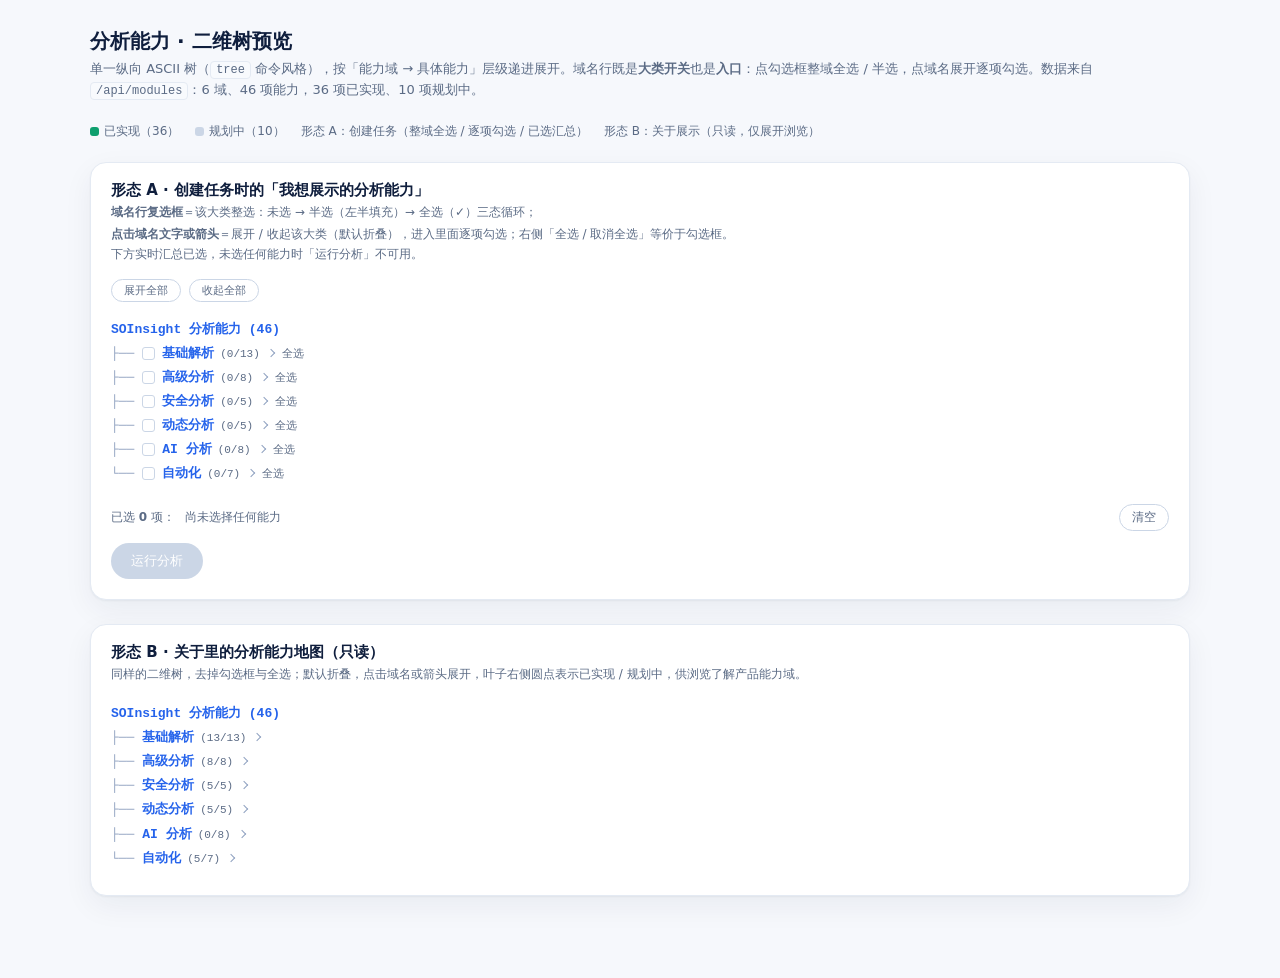
<file: design/capability-tree-preview.html>
<!doctype html>
<html lang="zh" data-style="b"><head><meta charset="utf-8">
<title>分析能力 · 二维树预览</title>
<style>
:root{
  --bg:#f6f8fc; --surface:#fff; --surface-2:#f8fafd;
  --border:#e4eaf3; --border-strong:#cbd6e6;
  --text:#0f1e3d; --muted:#5b6b85;
  --accent:#2563eb; --accent-strong:#1d4ed8; --on-accent:#fff;
  --ok:#0e9f6e; --warn:#b45309;
  --tree:#8fa1c0;
}
*{box-sizing:border-box}
body{margin:0;font-family:"Segoe UI",system-ui,"Microsoft YaHei",sans-serif;color:var(--text);background:var(--bg);padding:28px 22px 60px}
.wrap{max-width:1100px;margin:0 auto}
h1{font-size:20px;margin:0 0 4px}
.lead{color:var(--muted);font-size:13px;margin:0 0 22px;line-height:1.6}
.lead code{background:var(--surface-2);border:1px solid var(--border);border-radius:4px;padding:1px 5px;font-family:ui-monospace,Consolas,monospace;font-size:12px}
.legend{display:flex;gap:16px;flex-wrap:wrap;font-size:12px;color:var(--muted);margin:0 0 22px}
.legend i{display:inline-block;width:9px;height:9px;border-radius:3px;margin-right:5px;vertical-align:-1px}
.i-ok{background:var(--ok)} .i-todo{background:var(--border-strong)}

.section{background:var(--surface);border:1px solid var(--border);border-radius:16px;padding:18px 20px 20px;margin-bottom:24px;box-shadow:0 1px 2px rgba(15,30,61,.05),0 10px 30px rgba(15,30,61,.06)}
.section > h2{font-size:15px;margin:0 0 2px}
.section > .sub{font-size:12px;color:var(--muted);margin:0 0 14px;line-height:1.7}
.toolbar{display:flex;gap:8px;margin:0 0 12px}
.tbtn{border:1px solid var(--border-strong);background:var(--surface);color:var(--muted);border-radius:999px;padding:3px 12px;font-size:11px;cursor:pointer}
.tbtn:hover{color:var(--accent);border-color:var(--accent)}

/* ASCII 树（tree 命令风格） */
.tree{
  font-family:ui-monospace,SFMono-Regular,Consolas,"Liberation Mono",Menlo,monospace;
  font-size:13px;line-height:1.85;color:var(--text);
  white-space:pre;overflow-x:auto;padding:4px 0;
}
.tree .root{color:var(--accent);font-weight:600}
.tree .domain > .prefix{color:var(--tree)}
.tree .domain > .name{color:var(--accent);font-weight:600;cursor:pointer}
.tree .domain:hover > .name{background:color-mix(in srgb,var(--accent) 8%,transparent);border-radius:3px}
.tree .domain > .meta{color:var(--muted);font-size:11px;margin-left:6px}
/* 展开箭头：折叠时 >，展开时 ∨（CSS 绘制，旋转切换） */
.tree .domain > .arrow{
  display:inline-block;width:6px;height:6px;margin-left:8px;
  border-right:1.5px solid var(--tree);border-bottom:1.5px solid var(--tree);
  transform:rotate(45deg);transform-origin:center;
  transition:transform .14s ease;vertical-align:1px;
}
.tree .group.collapsed > .domain > .arrow{transform:rotate(-45deg)}
.tree .domain > .all{color:var(--muted);font-size:11px;margin-left:8px;cursor:pointer}
.tree .domain > .all:hover{color:var(--accent)}
.tree .domain > .all.off{color:var(--accent)}
.tree .cap{cursor:pointer}
.tree .cap > .prefix{color:var(--tree)}
.tree .cap > .id{color:var(--text)}
.tree .cap > .cn{color:var(--muted);font-size:12px;margin-left:8px}
.tree .cap:hover > .id{background:color-mix(in srgb,var(--accent) 12%,transparent);border-radius:3px}
.tree .cap.checked > .id{color:var(--accent);font-weight:600}

/* 复选框（能力项 / 域名整选） */
.tree .box{
  display:inline-block;width:13px;height:13px;margin-right:7px;vertical-align:-2px;
  border:1.5px solid var(--border-strong);border-radius:3px;
  position:relative;top:1px;
}
.tree .cap .box{cursor:pointer}
.tree .cap.checked .box{background:var(--accent);border-color:var(--accent)}
.tree .cap.checked .box::after{
  content:"✓";color:var(--on-accent);font-size:10px;line-height:12px;text-align:center;display:block;
}
.tree .dbox{cursor:pointer}
.tree .dbox.checked{background:var(--accent);border-color:var(--accent)}
.tree .dbox.checked::after{
  content:"✓";color:var(--on-accent);font-size:10px;line-height:12px;text-align:center;display:block;
}
/* 半选：左半填充，不画横杠 */
.tree .dbox.half{
  background:linear-gradient(to right,var(--accent) 0 50%,transparent 50% 100%);
  border-color:var(--accent);
}
.tree .cap .state{display:inline-block;width:7px;height:7px;border-radius:50%;margin-left:6px;vertical-align:1px}
.tree .cap .state.ok{background:var(--ok)}
.tree .cap .state.todo{background:var(--border-strong)}

/* 折叠：整组隐藏能力行，域名行保留 */
.tree .group.collapsed > .cap{display:none}

/* 只读版：隐藏勾选框 */
.readonly .tree .cap{cursor:default}
.readonly .tree .box{display:none}

.summary{margin-top:14px;display:flex;align-items:center;gap:10px;flex-wrap:wrap;font-size:12px;color:var(--muted)}
.summary .pill{display:inline-flex;align-items:center;gap:5px;background:color-mix(in srgb,var(--accent) 9%,var(--surface));border:1px solid color-mix(in srgb,var(--accent) 25%,var(--border));color:var(--accent);border-radius:999px;padding:3px 9px;font-size:11px}
.summary .empty{font-size:12px;color:var(--muted)}
.summary .clear{margin-left:auto;border:1px solid var(--border-strong);background:var(--surface);color:var(--muted);border-radius:999px;padding:4px 12px;font-size:12px;cursor:pointer}
.summary .clear:hover{color:var(--accent);border-color:var(--accent)}
.runbtn{margin-top:12px;background:var(--accent);color:var(--on-accent);border:0;border-radius:999px;padding:9px 20px;font-size:13px;cursor:pointer;box-shadow:0 4px 14px rgba(37,99,235,.35)}
.runbtn:disabled{background:var(--border-strong);box-shadow:none;cursor:not-allowed}

@media(prefers-reduced-motion:reduce){*{transition:none}}
</style></head>
<body>
<div class="wrap">
  <h1>分析能力 · 二维树预览</h1>
  <p class="lead">单一纵向 ASCII 树（<code>tree</code> 命令风格），按「能力域 → 具体能力」层级递进展开。域名行既是<strong>大类开关</strong>也是<strong>入口</strong>：点勾选框整域全选 / 半选，点域名展开逐项勾选。数据来自 <code>/api/modules</code>：6 域、46 项能力，36 项已实现、10 项规划中。</p>
  <div class="legend">
    <span><i class="i-ok"></i>已实现（36）</span>
    <span><i class="i-todo"></i>规划中（10）</span>
    <span>形态 A：创建任务（整域全选 / 逐项勾选 / 已选汇总）</span>
    <span>形态 B：关于展示（只读，仅展开浏览）</span>
  </div>

  <!-- 形态 A：创建任务，可勾选 -->
  <div class="section" id="sec-create">
    <h2>形态 A · 创建任务时的「我想展示的分析能力」</h2>
    <p class="sub">
      <strong>域名行复选框</strong>＝该大类整选：未选 → 半选（左半填充）→ 全选（<code>✓</code>）三态循环；<br>
      <strong>点击域名文字或箭头</strong>＝展开 / 收起该大类（默认折叠），进入里面逐项勾选；右侧「全选 / 取消全选」等价于勾选框。<br>
      下方实时汇总已选，未选任何能力时「运行分析」不可用。
    </p>
    <div class="toolbar">
      <button class="tbtn" id="expand-all" type="button">展开全部</button>
      <button class="tbtn" id="collapse-all" type="button">收起全部</button>
    </div>
    <div class="tree" id="tree-create"></div>
    <div class="summary">
      <span>已选 <b id="sel-count">0</b> 项：</span>
      <span id="sel-pills" style="display:flex;gap:6px;flex-wrap:wrap"></span>
      <button class="clear" id="clear-sel" type="button">清空</button>
    </div>
    <button class="runbtn" id="run-btn" type="button" disabled>运行分析</button>
  </div>

  <!-- 形态 B：关于展示，只读 -->
  <div class="section readonly" id="sec-about">
    <h2>形态 B · 关于里的分析能力地图（只读）</h2>
    <p class="sub">同样的二维树，去掉勾选框与全选；默认折叠，点击域名或箭头展开，叶子右侧圆点表示已实现 / 规划中，供浏览了解产品能力域。</p>
    <div class="tree" id="tree-about"></div>
  </div>
</div>

<script>
/* 真实能力数据：id / 中文名 / 是否已实现（来自 /api/modules + /api/health） */
var DOMAINS = [
  {key:"basic", name:"基础解析", caps:[
    ["basic.file","文件分析",1],["basic.elf","ELF 解析",1],["basic.symbols","Symbol 解析",1],
    ["basic.dwarf","DWARF 解析",1],["basic.types","类型恢复",1],["basic.cpp","C++ 恢复",1],
    ["basic.dynamic","动态链接",1],["basic.disasm","反汇编",1],["basic.cfg","CFG 恢复",1],
    ["basic.callgraph","Call Graph 恢复",1],["basic.dataflow","Data Flow 分析",1],
    ["basic.xref","交叉引用",1],["basic.jni","JNI 注册表",1]]},
  {key:"advanced", name:"高级分析", caps:[
    ["advanced.strings","字符串分析",1],["advanced.constants","常量分析",1],
    ["advanced.algorithm","算法识别",1],["advanced.protocol","协议识别",1],
    ["advanced.file-format","文件格式识别",1],["advanced.library","第三方库识别",1],
    ["advanced.compiler","编译器识别",1],["advanced.obfuscation","混淆识别",1]]},
  {key:"security", name:"安全分析", caps:[
    ["security.hardening","安全保护检测",1],["security.dangerous-api","危险 API 检测",1],
    ["security.vulnerability","漏洞模式识别",1],["security.risk","风险评估",1],
    ["security.dynamic-loading","动态加载风险",1]]},
  {key:"dynamic", name:"动态分析", caps:[
    ["dynamic.trace","Runtime Trace",1],["dynamic.arguments","参数采集",1],
    ["dynamic.memory","内存分析",1],["dynamic.syscalls","系统调用分析",1],
    ["dynamic.coverage","覆盖率分析",1]]},
  {key:"ai", name:"AI 分析", caps:[
    ["ai.function-name","函数命名",0],["ai.parameter-semantics","参数语义恢复",0],
    ["ai.struct-recovery","结构体恢复",0],["ai.module-identification","模块识别",0],
    ["ai.algorithm-explanation","算法解释",0],["ai.protocol-explanation","协议解释",0],
    ["ai.vulnerability-explanation","漏洞解释",0],["ai.assembly-explanation","汇编解释",0]]},
  {key:"automation", name:"自动化", caps:[
    ["automation.binary-diff","Binary Diff",1],["automation.fuzz-target","Fuzz Target 识别",1],
    ["automation.harness","Harness 生成",1],["automation.seed","Seed 生成",1],
    ["automation.crash-cluster","Crash 聚类",0],["automation.report","报告自动化",1],
    ["automation.workflow","工作流自动化",0]]}
];

var selected = new Set();
/* 每个树各自的展开状态（形态 A / 形态 B 互不影响），默认全部折叠 */
function initialExpanded(){
  var m = {};
  DOMAINS.forEach(function(d){ m[d.key] = false; });
  return m;
}
var stateCreate = {expanded:initialExpanded()};
var stateAbout = {expanded:initialExpanded()};

function domainOf(key){
  for(var i=0;i<DOMAINS.length;i++){ if(DOMAINS[i].key===key) return DOMAINS[i]; }
  return null;
}
/* 该域已选数量 */
function domainSel(d){
  var n=0;
  for(var i=0;i<d.caps.length;i++){ if(selected.has(d.caps[i][0])) n++; }
  return n;
}
/* 域名三态：0 未选 / 1 半选 / 2 全选 */
function domainState(d){
  var n=domainSel(d);
  if(n===0) return 0;
  if(n===d.caps.length) return 2;
  return 1;
}
/* 点击域名复选框：全选 <-> 取消全选（半选时补齐为全选） */
function toggleDomain(key){
  var d=domainOf(key);
  if(!d) return;
  if(domainState(d)===2){
    for(var i=0;i<d.caps.length;i++) selected.delete(d.caps[i][0]);
  }else{
    for(var i=0;i<d.caps.length;i++) selected.add(d.caps[i][0]);
  }
  render();
}

function buildTree(container, readonly, state){
  container.textContent = '';
  var totalAll = DOMAINS.reduce(function(s,d){ return s + d.caps.length; }, 0);

  var root = document.createElement('div');
  root.className = 'root';
  root.textContent = 'SOInsight 分析能力 (' + totalAll + ')';
  container.appendChild(root);

  DOMAINS.forEach(function(d, i){
    var isLastDomain = (i === DOMAINS.length - 1);
    var domainPrefix = isLastDomain ? '└── ' : '├── ';
    var childPipe = isLastDomain ? '    ' : '│   ';

    // 每个大类一个 group，折叠时只隐藏能力行
    var group = document.createElement('div');
    group.className = 'group' + (state.expanded[d.key] ? '' : ' collapsed');
    group.setAttribute('data-group', d.key);

    /* ---------- 域名行 ---------- */
    var dline = document.createElement('div');
    dline.className = 'domain';
    dline.setAttribute('data-drow', d.key);

    var dprefix = document.createElement('span');
    dprefix.className = 'prefix';
    dprefix.textContent = domainPrefix;
    dline.appendChild(dprefix);

    // 域名复选框（整类全选），仅形态 A
    if(!readonly){
      var dbox = document.createElement('span');
      dbox.className = 'box dbox';
      dbox.setAttribute('data-dbox', d.key);
      dbox.setAttribute('role','checkbox');
      dbox.title = '整类全选 / 取消全选';
      dline.appendChild(dbox);
    }

    var dname = document.createElement('span');
    dname.className = 'name';
    dname.textContent = d.name;
    dname.title = '点击展开 / 收起该大类';
    dline.appendChild(dname);

    var dmeta = document.createElement('span');
    dmeta.className = 'meta';
    dmeta.textContent = '(' + (readonly ? d.caps.filter(function(c){return c[2];}).length : 0) + '/' + d.caps.length + ')';
    dline.appendChild(dmeta);

    var arrow = document.createElement('span');
    arrow.className = 'arrow';
    arrow.title = '展开 / 收起该大类';
    dline.appendChild(arrow);

    // 整选快捷文字（仅形态 A）
    if(!readonly){
      var all = document.createElement('span');
      all.className = 'all';
      all.setAttribute('data-all', d.key);
      all.textContent = '全选';
      all.title = '切换该大类全部能力';
      dline.appendChild(all);
    }

    // 展开 / 收起（箭头方向由 CSS 依据 collapsed 类自动切换）
    function toggleExpand(){
      state.expanded[d.key] = !state.expanded[d.key];
      group.classList.toggle('collapsed', !state.expanded[d.key]);
    }
    dname.addEventListener('click', toggleExpand);
    arrow.addEventListener('click', toggleExpand);
    dmeta.addEventListener('click', toggleExpand);

    group.appendChild(dline);

    /* ---------- 能力行 ---------- */
    d.caps.forEach(function(c, j){
      var isLastCap = (j === d.caps.length - 1);
      var capPrefix = childPipe + (isLastCap ? '└── ' : '├── ');
      var id = c[0], cn = c[1], ok = c[2];

      var cline = document.createElement('div');
      cline.className = 'cap' + (!readonly && selected.has(id) ? ' checked' : '');
      cline.setAttribute('data-cap', id);
      cline.setAttribute('data-parent', d.key);

      var cp = document.createElement('span');
      cp.className = 'prefix';
      cp.textContent = capPrefix;
      cline.appendChild(cp);

      if(!readonly){
        var box = document.createElement('span');
        box.className = 'box';
        box.setAttribute('aria-hidden','true');
        cline.appendChild(box);
      }

      var idSpan = document.createElement('span');
      idSpan.className = 'id';
      idSpan.textContent = id;
      cline.appendChild(idSpan);

      var stSpan = document.createElement('span');
      stSpan.className = 'state ' + (ok ? 'ok' : 'todo');
      stSpan.title = ok ? '已实现' : '规划中';
      cline.appendChild(stSpan);

      var cnSpan = document.createElement('span');
      cnSpan.className = 'cn';
      cnSpan.textContent = cn;
      cline.appendChild(cnSpan);

      if(!readonly){
        cline.addEventListener('click', function(){
          if(selected.has(id)) selected.delete(id); else selected.add(id);
          render();
        });
      }
      group.appendChild(cline);
    });

    container.appendChild(group);
  });
}

/* 形态 A 的 DOM 事件（域名复选框 / 全选文字）用委托绑定一次 */
function bindCreateEvents(tree){
  tree.addEventListener('click', function(e){
    var box = e.target.closest('[data-dbox]');
    if(box){ toggleDomain(box.getAttribute('data-dbox')); return; }
    var all = e.target.closest('[data-all]');
    if(all){ toggleDomain(all.getAttribute('data-all')); return; }
  });
}

function renderSelection(){
  var ids = Array.from(selected);
  document.getElementById('sel-count').textContent = ids.length;

  var pills = [];
  DOMAINS.forEach(function(d){
    var n = domainSel(d);
    if(n>0) pills.push('<span class="pill">' + d.name + ' ×' + n + '</span>');
  });
  var box = document.getElementById('sel-pills');
  box.innerHTML = pills.length ? pills.join('') : '<span class="empty">尚未选择任何能力</span>';

  document.getElementById('run-btn').disabled = ids.length === 0;
}

/* 增量刷新：勾选状态、域名计数、三态、整选文字 */
function render(){
  renderSelection();
  var tree = document.getElementById('tree-create');
  DOMAINS.forEach(function(d){
    // 能力项
    tree.querySelectorAll('[data-parent="'+d.key+'"][data-cap]').forEach(function(el){
      el.classList.toggle('checked', selected.has(el.getAttribute('data-cap')));
    });
    var drow = tree.querySelector('[data-drow="'+d.key+'"]');
    if(!drow) return;
    var st = domainState(d);
    var dbox = drow.querySelector('.dbox');
    if(dbox){
      dbox.classList.toggle('checked', st===2);
      dbox.classList.toggle('half', st===1);
      dbox.setAttribute('aria-checked', st===2 ? 'true' : 'false');
    }
    drow.querySelector('.meta').textContent = '(' + domainSel(d) + '/' + d.caps.length + ')';
    var all = drow.querySelector('.all');
    if(all){
      all.textContent = st===2 ? '取消全选' : '全选';
      all.classList.toggle('off', st===2);
    }
  });
}

function mount(){
  var tc = document.getElementById('tree-create');
  var ta = document.getElementById('tree-about');

  buildTree(tc, false, stateCreate);
  buildTree(ta, true, stateAbout);
  bindCreateEvents(tc);
  renderSelection();

  document.getElementById('clear-sel').addEventListener('click', function(){
    selected.clear();
    render();
  });

  document.getElementById('expand-all').addEventListener('click', function(){
    DOMAINS.forEach(function(d){ stateCreate.expanded[d.key] = true; });
    buildTree(tc, false, stateCreate);
    render();
  });
  document.getElementById('collapse-all').addEventListener('click', function(){
    DOMAINS.forEach(function(d){ stateCreate.expanded[d.key] = false; });
    buildTree(tc, false, stateCreate);
    render();
  });
}
mount();
</script>
</body></html>
</file>
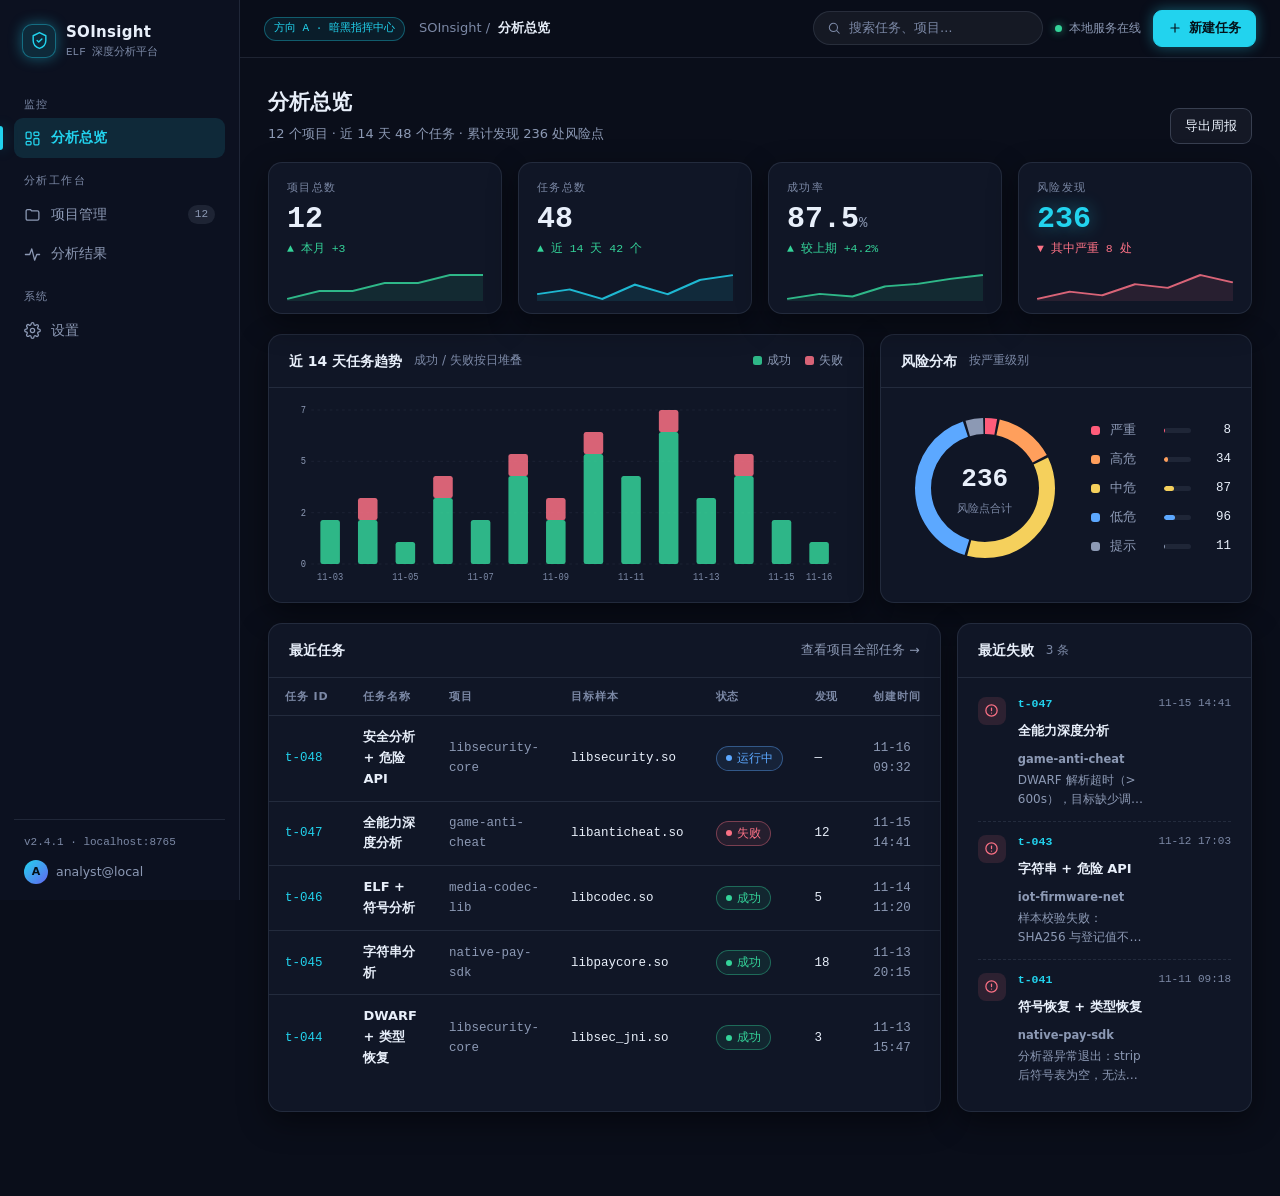
<file: design/ui-preview-a-dark-command.html>
<!DOCTYPE html>
<html lang="zh-CN">
<head>
<meta charset="utf-8">
<meta name="viewport" content="width=device-width, initial-scale=1">
<title>方向 A · 暗黑指挥中心 — SOInsight UI 预览</title>
<!--
  静态预览稿 · 方向 A「暗黑指挥中心」
  ------------------------------------------------------------------
  · 纯静态假数据，不接后端、不改动任何现有文件。
  · 设计要点：
      1. 近黑深蓝底 #0A0E1A + 霓虹青主色 #22D3EE，发光只压主按钮与关键指标
      2. 左侧 240px 分组侧边导航（监控 / 分析工作台 / 系统）
      3. KPI 大数字卡 + SVG 迷你趋势线 Sparkline
      4. 14 天任务趋势 = 成功/失败堆叠柱（SVG）
      5. 风险分布 = SVG 环形图 Donut（5 段严重级别）+ 图例联动
      6. 数据表格支持表头排序
      7. 页面：总览 / 项目管理 / 项目详情 / 分析结果 / 设置 + 两步任务向导弹窗
  · 组件只引用语义变量（--brand / --surface / --sev-* 等），便于落地 console.css。
-->
<style>
/* ================= 1. 设计令牌 ================= */
:root {
  --bg:#0A0E1A; --sidenav-bg:#0C1120;
  --surface:#101626; --surface-2:#151D31; --surface-3:#1A2440;
  --text:#E8EFFA; --dim:#8C99B4; --faint:#7C89A6;
  --brand:#22D3EE; --brand-deep:#0E7490; --on-brand:#04121A;
  --ok:#34D399; --warn:#FBBF24; --danger:#FB7185; --info:#5CA8FF;
  --sev-critical:#FF5C7A; --sev-high:#FF9F5C; --sev-medium:#F5D05C; --sev-low:#5CA8FF; --sev-info:#8C99B4;
  --border:rgba(140,153,180,.16); --border-strong:rgba(140,153,180,.30);
  --field:rgba(255,255,255,.05);
  --glow:0 0 14px rgba(34,211,238,.40);
  --shadow:0 10px 30px rgba(0,0,0,.45);
  --radius:14px; --radius-sm:9px;
  --font:"Segoe UI",system-ui,-apple-system,"PingFang SC","Microsoft YaHei",sans-serif;
  --mono:ui-monospace,"Cascadia Code",Consolas,"Courier New",monospace;
  --sidenav-w:240px; --topbar-h:58px;
}
* { box-sizing:border-box; }
html { scroll-behavior:smooth; }
body {
  margin:0; min-height:100vh; background:var(--bg); color:var(--text);
  font:14px/1.6 var(--font); -webkit-font-smoothing:antialiased;
}
a { color:var(--brand); text-decoration:none; }
a:hover { text-decoration:underline; }
button { font:inherit; color:inherit; cursor:pointer; background:none; border:none; }
code,.mono { font-family:var(--mono); }
::placeholder { color:var(--faint); }
::-webkit-scrollbar { width:10px; height:10px; }
::-webkit-scrollbar-thumb { background:rgba(140,153,180,.22); border-radius:999px; }
::-webkit-scrollbar-track { background:transparent; }

/* ================= 2. 骨架：分组侧栏 + 顶栏 + 舞台 ================= */
.sidenav {
  position:fixed; left:0; top:0; bottom:0; width:var(--sidenav-w); z-index:50;
  display:flex; flex-direction:column;
  background:var(--sidenav-bg); border-right:1px solid var(--border);
  padding:18px 14px 14px; overflow-y:auto;
}
.brand { display:flex; align-items:center; gap:10px; padding:2px 8px 20px; }
.brand-logo {
  width:34px; height:34px; flex:none; border-radius:10px;
  display:flex; align-items:center; justify-content:center;
  background:rgba(34,211,238,.13); border:1px solid rgba(34,211,238,.4);
  color:var(--brand); box-shadow:var(--glow);
}
.brand-logo svg { width:19px; height:19px; }
.brand-name { font-weight:650; font-size:15px; letter-spacing:.3px; }
.brand-sub { font-size:11px; color:var(--faint); font-family:var(--mono); }
.nav-group { margin-top:14px; }
.nav-label {
  font-size:10.5px; letter-spacing:.14em; text-transform:uppercase;
  color:var(--faint); padding:0 10px 6px;
}
.nav-item {
  display:flex; align-items:center; gap:10px; width:100%;
  padding:9px 10px; border-radius:var(--radius-sm);
  color:var(--dim); font-size:13.5px; position:relative;
  transition:background .15s,color .15s;
}
.nav-item svg { width:17px; height:17px; flex:none; }
.nav-item:hover { background:rgba(140,153,180,.08); color:var(--text); }
.nav-item.on {
  background:rgba(34,211,238,.12); color:var(--brand); font-weight:600;
}
.nav-item.on::before {
  content:""; position:absolute; left:-14px; top:8px; bottom:8px; width:3px;
  border-radius:0 3px 3px 0; background:var(--brand); box-shadow:var(--glow);
}
.nav-item .count {
  margin-left:auto; font-size:11px; font-family:var(--mono);
  background:rgba(140,153,180,.14); color:var(--dim);
  padding:1px 7px; border-radius:999px;
}
.nav-item.on .count { background:rgba(34,211,238,.16); color:var(--brand); }
.side-foot { margin-top:auto; padding:14px 10px 2px; border-top:1px solid var(--border); }
.side-ver { font-size:11px; color:var(--faint); font-family:var(--mono); }
.side-user { display:flex; align-items:center; gap:8px; margin-top:8px; font-size:12.5px; color:var(--dim); }
.side-user .ava {
  width:24px; height:24px; border-radius:50%; flex:none;
  background:linear-gradient(135deg,#22D3EE,#6366F1);
  display:flex; align-items:center; justify-content:center;
  font-size:11px; color:#04121A; font-weight:700;
}

.main { margin-left:var(--sidenav-w); min-height:100vh; display:flex; flex-direction:column; }
.topbar {
  position:sticky; top:0; z-index:40; height:var(--topbar-h);
  display:flex; align-items:center; gap:14px; padding:0 24px;
  background:rgba(10,14,26,.82); backdrop-filter:blur(10px);
  border-bottom:1px solid var(--border);
}
.crumb { font-size:13px; color:var(--faint); display:flex; align-items:center; gap:8px; }
.crumb b { color:var(--text); font-weight:600; }
.dir-chip {
  font-size:11px; font-family:var(--mono); color:var(--brand);
  border:1px solid rgba(34,211,238,.35); background:rgba(34,211,238,.08);
  padding:2px 9px; border-radius:999px; white-space:nowrap;
}
.topbar-right { margin-left:auto; display:flex; align-items:center; gap:12px; }
.top-search {
  display:flex; align-items:center; gap:8px; width:230px;
  background:var(--field); border:1px solid var(--border); border-radius:999px;
  padding:6px 13px; color:var(--faint); font-size:12.5px;
}
.top-search svg { width:14px; height:14px; }
.health { display:flex; align-items:center; gap:7px; font-size:12px; color:var(--dim); white-space:nowrap; }
.dot { width:7px; height:7px; border-radius:50%; background:var(--ok); box-shadow:0 0 8px rgba(52,211,153,.7); }
.dot.bad { background:var(--danger); box-shadow:0 0 8px rgba(251,113,133,.7); }
.dot.pulse { animation:pulse 1.4s ease-in-out infinite; }
@keyframes pulse { 50% { opacity:.35; } }

.stage { padding:24px 28px 64px; max-width:1280px; width:100%; margin:0 auto; }
.view { display:none; }
.view.on { display:block; animation:fadein .25s ease; }
@keyframes fadein { from { opacity:0; transform:translateY(6px); } }

/* ================= 3. 通用组件 ================= */
.card {
  background:var(--surface); border:1px solid var(--border);
  border-radius:var(--radius); box-shadow:var(--shadow);
}
.card-pad { padding:18px 20px; }
.card-head {
  display:flex; align-items:center; gap:10px; padding:15px 20px;
  border-bottom:1px solid var(--border);
}
.card-title { font-size:14px; font-weight:650; }
.card-sub { font-size:12px; color:var(--faint); margin-left:2px; }
.card-head .spacer { margin-left:auto; }
.link { font-size:12.5px; color:var(--dim); }
.link:hover { color:var(--brand); }

.btn {
  display:inline-flex; align-items:center; gap:7px;
  padding:7px 14px; border-radius:var(--radius-sm); font-size:13px; font-weight:550;
  border:1px solid var(--border-strong); color:var(--text);
  background:rgba(140,153,180,.08); transition:all .15s;
}
.btn svg { width:14px; height:14px; }
.btn:hover { border-color:var(--brand); color:var(--brand); }
.btn.primary {
  background:var(--brand); color:var(--on-brand); border-color:var(--brand);
  font-weight:650; box-shadow:var(--glow);
}
.btn.primary:hover { background:#5EE0F2; color:var(--on-brand); }
.btn.danger-ghost { border-color:rgba(251,113,133,.5); color:var(--danger); background:rgba(251,113,133,.08); }
.btn.danger-ghost:hover { background:rgba(251,113,133,.16); }
.btn.sm { padding:4px 10px; font-size:12px; border-radius:7px; }

.chip {
  display:inline-flex; align-items:center; gap:5px;
  font-size:11.5px; padding:2px 9px; border-radius:999px;
  border:1px solid var(--border); color:var(--dim); white-space:nowrap;
}
.chip .cdot { width:6px; height:6px; border-radius:50%; background:var(--faint); }
.chip.ok { color:var(--ok); border-color:rgba(52,211,153,.4); background:rgba(52,211,153,.09); }
.chip.ok .cdot { background:var(--ok); }
.chip.warn { color:var(--warn); border-color:rgba(251,191,36,.4); background:rgba(251,191,36,.09); }
.chip.warn .cdot { background:var(--warn); }
.chip.fail { color:var(--danger); border-color:rgba(251,113,133,.4); background:rgba(251,113,133,.09); }
.chip.fail .cdot { background:var(--danger); }
.chip.run { color:var(--info); border-color:rgba(92,168,255,.4); background:rgba(92,168,255,.09); }
.chip.run .cdot { background:var(--info); animation:pulse 1.4s infinite; }
.chip.brand { color:var(--brand); border-color:rgba(34,211,238,.4); background:rgba(34,211,238,.09); }

input[type=text], input[type=search], select {
  font:inherit; font-size:13px; color:var(--text);
  background:var(--field); border:1px solid var(--border);
  border-radius:var(--radius-sm); padding:7px 12px; outline:none;
}
input:focus, select:focus { border-color:var(--brand); box-shadow:0 0 0 3px rgba(34,211,238,.14); }

/* ================= 4. KPI 指标卡 ================= */
.kpi-grid { display:grid; grid-template-columns:repeat(4,1fr); gap:16px; margin-bottom:20px; }
.kpi { padding:16px 18px 12px; position:relative; overflow:hidden; }
.kpi-label { font-size:11px; letter-spacing:.12em; text-transform:uppercase; color:var(--faint); }
.kpi-num {
  font-size:30px; font-weight:700; font-family:var(--mono); line-height:1.25; margin:4px 0 2px;
}
.kpi-num.glow { color:var(--brand); text-shadow:0 0 18px rgba(34,211,238,.45); }
.kpi-num small { font-size:14px; color:var(--dim); font-weight:500; }
.kpi-delta { font-size:11.5px; font-family:var(--mono); }
.kpi-delta.up { color:var(--ok); } .kpi-delta.down { color:var(--danger); } .kpi-delta.flat { color:var(--faint); }
.kpi-spark { display:block; margin-top:8px; width:100%; height:34px; }
.kpi-spark polyline { fill:none; stroke:var(--brand); stroke-width:1.8; opacity:.85; }
.kpi-spark .fill { fill:rgba(34,211,238,.10); stroke:none; }
.kpi-spark.ok-line polyline { stroke:var(--ok); }
.kpi-spark.ok-line .fill { fill:rgba(52,211,153,.10); }
.kpi-spark.warn-line polyline { stroke:var(--warn); }
.kpi-spark.warn-line .fill { fill:rgba(251,191,36,.10); }
.kpi-spark.danger-line polyline { stroke:var(--danger); }
.kpi-spark.danger-line .fill { fill:rgba(251,113,133,.10); }

/* ================= 5. 图表面板 ================= */
.grid-2 { display:grid; grid-template-columns:1.6fr 1fr; gap:16px; margin-bottom:20px; }
.legend { display:flex; gap:14px; font-size:12px; color:var(--dim); }
.legend i { width:9px; height:9px; border-radius:2.5px; display:inline-block; margin-right:5px; vertical-align:-1px; }
.trend-wrap { padding:10px 16px 14px; }
.trend-svg { width:100%; height:190px; display:block; }
.trend-svg .gridline { stroke:rgba(140,153,180,.10); stroke-dasharray:3 4; }
.trend-svg .bar-ok { fill:rgba(52,211,153,.85); rx:2.5; }
.trend-svg .bar-err { fill:rgba(251,113,133,.85); rx:2.5; }
.trend-svg .bar-ok:hover { fill:#34D399; } .trend-svg .bar-err:hover { fill:#FB7185; }
.trend-svg text { fill:var(--faint); font-size:10px; font-family:var(--mono); }
.trend-svg .axis-val { fill:var(--dim); }

/* Donut */
.donut-flex { display:flex; align-items:center; gap:22px; padding:16px 20px 18px; }
.donut-box { position:relative; width:168px; height:168px; flex:none; }
.donut-box svg { width:100%; height:100%; transform:rotate(-90deg); }
.donut-seg { fill:none; stroke-width:16; transition:stroke-width .18s, opacity .18s; cursor:default; }
.donut-seg.hot { stroke-width:21; }
.donut-seg.dim { opacity:.25; }
.donut-center {
  position:absolute; inset:0; display:flex; flex-direction:column;
  align-items:center; justify-content:center; pointer-events:none;
}
.donut-total { font-size:26px; font-weight:700; font-family:var(--mono); }
.donut-cap { font-size:11px; color:var(--faint); }
.sev-legend { flex:1; display:flex; flex-direction:column; gap:9px; }
.sev-row { display:flex; align-items:center; gap:10px; font-size:12.5px; color:var(--dim); cursor:default; }
.sev-row:hover { color:var(--text); }
.sev-row i { width:9px; height:9px; border-radius:3px; flex:none; }
.sev-row .sev-name { width:44px; }
.sev-row .sev-bar { flex:1; height:5px; border-radius:99px; background:rgba(140,153,180,.12); overflow:hidden; }
.sev-row .sev-bar b { display:block; height:100%; border-radius:99px; }
.sev-row .sev-val { font-family:var(--mono); width:30px; text-align:right; color:var(--text); }

/* 失败列表 */
.fail-list { padding:6px 20px 14px; }
.fail-item {
  display:flex; gap:12px; padding:11px 0; border-bottom:1px dashed var(--border);
  align-items:flex-start;
}
.fail-item:last-child { border-bottom:none; }
.fail-ico {
  width:28px; height:28px; flex:none; border-radius:8px; margin-top:2px;
  background:rgba(251,113,133,.12); color:var(--danger);
  display:flex; align-items:center; justify-content:center;
}
.fail-ico svg { width:15px; height:15px; }
.fail-main { flex:1; min-width:0; }
.fail-title { font-size:13px; font-weight:600; display:flex; gap:8px; align-items:baseline; flex-wrap:wrap; }
.fail-title .tid { font-family:var(--mono); font-size:11.5px; color:var(--brand); }
.fail-title .proj { font-size:11.5px; color:var(--dim); }
.fail-msg { font-size:12px; color:var(--dim); margin-top:3px; overflow:hidden; display:-webkit-box; -webkit-line-clamp:2; -webkit-box-orient:vertical; }
.fail-time { font-size:11px; color:var(--faint); font-family:var(--mono); white-space:nowrap; }

/* ================= 6. 表格 ================= */
.table-wrap { overflow-x:auto; }
table.tbl { width:100%; border-collapse:collapse; font-size:13px; }
.tbl th {
  text-align:left; font-size:11px; letter-spacing:.08em; text-transform:uppercase;
  color:var(--faint); font-weight:600; padding:10px 16px;
  border-bottom:1px solid var(--border); white-space:nowrap;
}
.tbl th.sortable { cursor:pointer; user-select:none; }
.tbl th.sortable:hover { color:var(--brand); }
.tbl th .arrow { font-size:9px; margin-left:3px; opacity:.7; }
.tbl td { padding:11px 16px; border-bottom:1px solid var(--border); vertical-align:middle; }
.tbl tbody tr:last-child td { border-bottom:none; }
.tbl tbody tr { transition:background .12s; }
.tbl tbody tr:hover { background:rgba(140,153,180,.06); }
.tbl tbody tr.clickable { cursor:pointer; }
.td-mono { font-family:var(--mono); font-size:12.5px; }
.td-dim { color:var(--dim); }
.td-strong { font-weight:600; }
.td-actions { text-align:right; white-space:nowrap; }

/* ================= 7. 项目视图 ================= */
.page-head { display:flex; align-items:flex-end; gap:14px; margin:4px 0 18px; flex-wrap:wrap; }
.page-title { font-size:21px; font-weight:700; margin:0; }
.page-desc { font-size:13px; color:var(--dim); margin-top:4px; }
.page-head .spacer { margin-left:auto; }
.toolbar { display:flex; gap:12px; align-items:center; margin-bottom:16px; }
.toolbar input[type=search] { width:280px; }
.proj-name { display:flex; align-items:center; gap:11px; }
.p-ava {
  width:30px; height:30px; border-radius:9px; flex:none;
  display:flex; align-items:center; justify-content:center;
  font-weight:700; font-size:13px; color:#04121A;
}
.p-ava.c1 { background:linear-gradient(135deg,#22D3EE,#6366F1); }
.p-ava.c2 { background:linear-gradient(135deg,#34D399,#0EA5E9); }
.p-ava.c3 { background:linear-gradient(135deg,#FBBF24,#FB7185); }
.p-ava.c4 { background:linear-gradient(135deg,#A78BFA,#22D3EE); }
.p-name { font-weight:650; font-family:var(--mono); font-size:13px; }
.p-desc { font-size:11.5px; color:var(--faint); margin-top:1px; max-width:260px; overflow:hidden; text-overflow:ellipsis; white-space:nowrap; }

/* 项目详情 */
.back-link { display:inline-flex; align-items:center; gap:6px; font-size:13px; color:var(--dim); margin-bottom:14px; }
.back-link:hover { color:var(--brand); }
.proj-hero { display:flex; align-items:center; gap:18px; padding:22px 24px; margin-bottom:16px; flex-wrap:wrap; }
.proj-hero .big-ava {
  width:56px; height:56px; border-radius:16px; flex:none;
  background:linear-gradient(135deg,#22D3EE,#6366F1);
  display:flex; align-items:center; justify-content:center;
  font-size:22px; font-weight:750; color:#04121A;
}
.proj-hero h2 { margin:0; font-size:19px; font-family:var(--mono); }
.proj-hero .h-desc { font-size:12.5px; color:var(--dim); margin-top:4px; }
.h-chips { display:flex; gap:8px; margin-top:10px; flex-wrap:wrap; }
.h-actions { margin-left:auto; display:flex; gap:10px; }
.mini-stats { display:grid; grid-template-columns:repeat(4,1fr); gap:12px; margin-bottom:16px; }
.mini-stat { padding:13px 16px; }
.mini-stat .v { font-size:19px; font-weight:700; font-family:var(--mono); }
.mini-stat .k { font-size:11px; color:var(--faint); margin-top:2px; }

/* ================= 8. 分析结果 ================= */
.prog-card { margin-bottom:16px; }
.prog-top { display:flex; align-items:center; gap:12px; flex-wrap:wrap; }
.prog-title { font-size:14.5px; font-weight:650; }
.prog-target { font-family:var(--mono); font-size:12px; color:var(--brand); }
.prog-meta { display:flex; gap:16px; margin-left:auto; font-size:12px; color:var(--dim); align-items:center; flex-wrap:wrap; }
.prog-meta b { font-family:var(--mono); color:var(--text); font-weight:600; }
.prog-track { height:9px; border-radius:99px; background:rgba(140,153,180,.12); margin:14px 0 8px; overflow:hidden; }
.prog-fill {
  height:100%; width:68%; border-radius:99px; position:relative;
  background:linear-gradient(90deg,var(--brand-deep),var(--brand));
  box-shadow:0 0 12px rgba(34,211,238,.5);
  animation:grow 1.2s cubic-bezier(.2,.8,.25,1);
}
.prog-fill::after {
  content:""; position:absolute; inset:0;
  background:linear-gradient(90deg,transparent,rgba(255,255,255,.35),transparent);
  animation:shine 1.8s linear infinite;
}
@keyframes grow { from { width:0; } }
@keyframes shine { from { transform:translateX(-100%); } to { transform:translateX(100%); } }
.prog-foot { display:flex; align-items:center; font-size:12px; color:var(--dim); gap:8px; }
.spinner {
  width:13px; height:13px; border-radius:50%; flex:none;
  border:2px solid rgba(34,211,238,.25); border-top-color:var(--brand);
  animation:spin .8s linear infinite;
}
@keyframes spin { to { transform:rotate(360deg); } }

.tabs { display:flex; gap:4px; padding:8px 12px 0; border-bottom:1px solid var(--border); overflow-x:auto; }
.tab {
  padding:9px 14px 11px; font-size:13px; color:var(--dim);
  border-bottom:2px solid transparent; white-space:nowrap; border-radius:6px 6px 0 0;
}
.tab:hover { color:var(--text); }
.tab.on { color:var(--brand); border-bottom-color:var(--brand); font-weight:600; }
.tab .st { display:inline-block; width:7px; height:7px; border-radius:50%; margin-right:6px; background:var(--faint); }
.tab .st.ok { background:var(--ok); } .tab .st.fail { background:var(--danger); }
.tab .st.run { background:var(--info); animation:pulse 1.4s infinite; }
.kv-list { padding:8px 20px 16px; }
.kv-row {
  display:flex; gap:16px; padding:10px 0; border-bottom:1px dashed var(--border); font-size:13px;
}
.kv-row:last-child { border-bottom:none; }
.kv-k { width:180px; flex:none; color:var(--dim); }
.kv-v { font-family:var(--mono); font-size:12.5px; word-break:break-all; }
.hard-grid { display:grid; grid-template-columns:repeat(3,1fr); gap:10px; padding:14px 20px 6px; }
.hard-item {
  display:flex; align-items:center; gap:10px; padding:11px 14px;
  border:1px solid var(--border); border-radius:var(--radius-sm); font-size:13px;
  background:var(--surface-2);
}
.hard-item .hi-ico {
  width:22px; height:22px; border-radius:6px; flex:none;
  display:flex; align-items:center; justify-content:center; font-size:12px; font-weight:700;
}
.hard-item.pass .hi-ico { background:rgba(52,211,153,.15); color:var(--ok); }
.hard-item.miss .hi-ico { background:rgba(251,113,133,.15); color:var(--danger); }
.hard-item .hi-name { font-family:var(--mono); font-size:12.5px; }
.hard-item .hi-state { margin-left:auto; font-size:11px; }
.hard-item.pass .hi-state { color:var(--ok); }
.hard-item.miss .hi-state { color:var(--danger); }
.sec-sub { font-size:12px; color:var(--faint); padding:14px 20px 0; letter-spacing:.06em; text-transform:uppercase; }

/* ================= 9. 设置 ================= */
.set-grid { display:grid; grid-template-columns:1fr 1fr; gap:16px; }
.set-row { display:flex; align-items:center; gap:14px; padding:13px 20px; border-bottom:1px dashed var(--border); }
.set-row:last-child { border-bottom:none; }
.set-name { font-size:13.5px; font-weight:550; }
.set-desc { font-size:11.5px; color:var(--faint); margin-top:1px; }
.switch { margin-left:auto; width:36px; height:20px; border-radius:99px; background:rgba(140,153,180,.3); position:relative; transition:background .2s; flex:none; }
.switch::after {
  content:""; position:absolute; top:2px; left:2px; width:16px; height:16px;
  border-radius:50%; background:#B9C4D8; transition:all .2s;
}
.switch.on { background:rgba(34,211,238,.35); }
.switch.on::after { left:18px; background:var(--brand); box-shadow:var(--glow); }

/* ================= 10. 任务向导弹窗 ================= */
.overlay {
  position:fixed; inset:0; z-index:90; display:flex; align-items:center; justify-content:center;
  background:rgba(4,8,18,.66); backdrop-filter:blur(6px); padding:24px;
}
.overlay[hidden] { display:none; }
.modal {
  width:720px; max-width:100%; max-height:calc(100vh - 80px);
  display:flex; flex-direction:column;
  background:var(--surface); border:1px solid var(--border-strong);
  border-radius:16px; box-shadow:var(--shadow); overflow:hidden;
}
.modal-head { display:flex; align-items:center; gap:12px; padding:16px 22px; border-bottom:1px solid var(--border); }
.modal-title { font-size:15px; font-weight:650; }
.modal-x { margin-left:auto; color:var(--faint); width:28px; height:28px; border-radius:7px; display:flex; align-items:center; justify-content:center; }
.modal-x:hover { color:var(--text); background:rgba(140,153,180,.1); }
.wiz-steps { display:flex; gap:10px; padding:14px 22px 0; align-items:center; }
.wstep { display:flex; align-items:center; gap:8px; font-size:12.5px; color:var(--faint); }
.wstep .n {
  width:22px; height:22px; border-radius:50%; border:1px solid var(--border-strong);
  display:flex; align-items:center; justify-content:center; font-family:var(--mono); font-size:11px;
}
.wstep.on { color:var(--brand); font-weight:600; }
.wstep.on .n { border-color:var(--brand); background:rgba(34,211,238,.12); }
.wstep.done .n { border-color:var(--ok); color:var(--ok); background:rgba(52,211,153,.1); }
.wstep-line { width:34px; height:1px; background:var(--border-strong); }
.modal-body { padding:16px 22px; overflow-y:auto; }
.modal-foot { display:flex; gap:10px; align-items:center; padding:14px 22px; border-top:1px solid var(--border); }
.modal-foot .spacer { margin-left:auto; }
.wiz-count { font-size:12px; color:var(--dim); }
.wiz-count b { color:var(--brand); font-family:var(--mono); }

.src-grid { display:grid; gap:10px; }
.src-opt {
  display:flex; align-items:center; gap:12px; padding:13px 16px;
  border:1px solid var(--border); border-radius:var(--radius-sm);
  background:var(--surface-2); cursor:pointer; transition:all .15s;
}
.src-opt:hover { border-color:var(--border-strong); }
.src-opt.sel { border-color:var(--brand); background:rgba(34,211,238,.07); box-shadow:0 0 0 3px rgba(34,211,238,.1); }
.src-radio {
  width:16px; height:16px; border-radius:50%; flex:none;
  border:1.5px solid var(--border-strong); position:relative;
}
.src-opt.sel .src-radio { border-color:var(--brand); }
.src-opt.sel .src-radio::after {
  content:""; position:absolute; inset:3px; border-radius:50%; background:var(--brand);
}
.src-name { font-size:13.5px; font-weight:600; }
.src-desc { font-size:11.5px; color:var(--faint); margin-top:1px; }
.src-field { padding:8px 0 2px 34px; }
.src-field input, .src-field select { width:100%; font-family:var(--mono); font-size:12.5px; }
.dropzone {
  margin:0 0 0 34px; border:1.5px dashed var(--border-strong); border-radius:var(--radius-sm);
  padding:22px; text-align:center; color:var(--faint); font-size:12.5px;
}
.dropzone.hot { border-color:var(--brand); color:var(--brand); background:rgba(34,211,238,.06); }
.field-row { display:grid; grid-template-columns:1fr 1fr; gap:12px; margin-top:14px; }
.field-row label { font-size:11.5px; color:var(--faint); display:block; margin-bottom:5px; }
.field-row input { width:100%; font-family:var(--mono); font-size:12.5px; }

.preset-row { display:flex; gap:8px; flex-wrap:wrap; margin-bottom:14px; }
.preset-chip {
  font-size:12px; padding:5px 12px; border-radius:999px;
  border:1px solid var(--border-strong); color:var(--dim); background:var(--surface-2);
}
.preset-chip:hover, .preset-chip.on { border-color:var(--brand); color:var(--brand); background:rgba(34,211,238,.08); }
.cap-grid { display:grid; grid-template-columns:1fr 1fr; gap:10px; }
.cap-card {
  display:flex; gap:11px; padding:12px 14px; cursor:pointer;
  border:1px solid var(--border); border-radius:var(--radius-sm);
  background:var(--surface-2); transition:all .15s;
}
.cap-card:hover { border-color:var(--border-strong); }
.cap-card.sel { border-color:var(--brand); background:rgba(34,211,238,.07); }
.cap-check {
  width:16px; height:16px; border-radius:5px; flex:none; margin-top:2px;
  border:1.5px solid var(--border-strong); display:flex; align-items:center; justify-content:center;
}
.cap-card.sel .cap-check { border-color:var(--brand); background:var(--brand); }
.cap-check svg { width:10px; height:10px; color:var(--on-brand); opacity:0; }
.cap-card.sel .cap-check svg { opacity:1; }
.cap-name { font-size:13px; font-weight:600; }
.cap-desc { font-size:11px; color:var(--faint); margin-top:2px; line-height:1.5; }

/* ================= 11. 响应式 ================= */
@media (max-width:1080px) {
  .kpi-grid { grid-template-columns:repeat(2,1fr); }
  .grid-2 { grid-template-columns:1fr; }
  .set-grid { grid-template-columns:1fr; }
}
@media (max-width:900px) {
  :root { --sidenav-w:0px; }
  .sidenav {
    position:static; width:auto; flex-direction:row; align-items:center;
    padding:10px 14px; overflow-x:auto; border-bottom:1px solid var(--border);
  }
  .brand { padding:0 10px 0 0; } .brand-text, .side-foot, .nav-label { display:none; }
  .nav-group { margin:0; display:flex; gap:4px; }
  .nav-item { width:auto; padding:8px 12px; }
  .nav-item.on::before { display:none; }
  .nav-item .count { display:none; }
  .main { margin-left:0; }
  .top-search { display:none; }
}
</style>
</head>
<body>

<!-- ============ 左侧分组导航 ============ -->
<aside class="sidenav">
  <div class="brand">
    <div class="brand-logo">
      <svg viewBox="0 0 24 24" fill="none" stroke="currentColor" stroke-width="1.8" stroke-linecap="round" stroke-linejoin="round"><path d="M12 2l8 4v6c0 5-3.5 8.5-8 10-4.5-1.5-8-5-8-10V6z"/><path d="M9 12l2 2 4-4"/></svg>
    </div>
    <div class="brand-text">
      <div class="brand-name">SOInsight</div>
      <div class="brand-sub">ELF 深度分析平台</div>
    </div>
  </div>

  <div class="nav-group">
    <div class="nav-label">监控</div>
    <button class="nav-item on" data-goto="overview">
      <svg viewBox="0 0 24 24" fill="none" stroke="currentColor" stroke-width="1.8" stroke-linecap="round"><rect x="3" y="3" width="7" height="9" rx="1.5"/><rect x="14" y="3" width="7" height="5" rx="1.5"/><rect x="14" y="12" width="7" height="9" rx="1.5"/><rect x="3" y="16" width="7" height="5" rx="1.5"/></svg>
      分析总览
    </button>
  </div>

  <div class="nav-group">
    <div class="nav-label">分析工作台</div>
    <button class="nav-item" data-goto="projects">
      <svg viewBox="0 0 24 24" fill="none" stroke="currentColor" stroke-width="1.8" stroke-linecap="round" stroke-linejoin="round"><path d="M3 7a2 2 0 0 1 2-2h4l2 2h8a2 2 0 0 1 2 2v9a2 2 0 0 1-2 2H5a2 2 0 0 1-2-2z"/></svg>
      项目管理 <span class="count">12</span>
    </button>
    <button class="nav-item" data-goto="results">
      <svg viewBox="0 0 24 24" fill="none" stroke="currentColor" stroke-width="1.8" stroke-linecap="round" stroke-linejoin="round"><path d="M22 12h-4l-3 8-4-16-3 8H2"/></svg>
      分析结果
    </button>
  </div>

  <div class="nav-group">
    <div class="nav-label">系统</div>
    <button class="nav-item" data-goto="settings">
      <svg viewBox="0 0 24 24" fill="none" stroke="currentColor" stroke-width="1.8" stroke-linecap="round" stroke-linejoin="round"><circle cx="12" cy="12" r="3"/><path d="M19.4 15a1.7 1.7 0 0 0 .34 1.87l.06.06a2 2 0 1 1-2.83 2.83l-.06-.06a1.7 1.7 0 0 0-1.87-.34 1.7 1.7 0 0 0-1 1.55V21a2 2 0 1 1-4 0v-.09a1.7 1.7 0 0 0-1.1-1.55 1.7 1.7 0 0 0-1.88.34l-.06.06a2 2 0 1 1-2.83-2.83l.06-.06a1.7 1.7 0 0 0 .34-1.87 1.7 1.7 0 0 0-1.55-1H3a2 2 0 1 1 0-4h.09a1.7 1.7 0 0 0 1.55-1.1 1.7 1.7 0 0 0-.34-1.88l-.06-.06a2 2 0 1 1 2.83-2.83l.06.06a1.7 1.7 0 0 0 1.87.34h.01a1.7 1.7 0 0 0 1-1.55V3a2 2 0 1 1 4 0v.09a1.7 1.7 0 0 0 1 1.55h.01a1.7 1.7 0 0 0 1.87-.34l.06-.06a2 2 0 1 1 2.83 2.83l-.06.06a1.7 1.7 0 0 0-.34 1.87v.01a1.7 1.7 0 0 0 1.55 1H21a2 2 0 1 1 0 4h-.09a1.7 1.7 0 0 0-1.55 1z"/></svg>
      设置
    </button>
  </div>

  <div class="side-foot">
    <div class="side-ver">v2.4.1 · localhost:8765</div>
    <div class="side-user"><span class="ava">A</span>analyst@local</div>
  </div>
</aside>

<div class="main">
  <!-- ============ 顶栏 ============ -->
  <header class="topbar">
    <span class="dir-chip">方向 A · 暗黑指挥中心</span>
    <span class="crumb">SOInsight / <b id="crumb-now">分析总览</b></span>
    <div class="topbar-right">
      <label class="top-search">
        <svg viewBox="0 0 24 24" fill="none" stroke="currentColor" stroke-width="1.8" stroke-linecap="round"><circle cx="11" cy="11" r="7"/><path d="M21 21l-4.3-4.3"/></svg>
        搜索任务、项目…
      </label>
      <span class="health"><span class="dot"></span>本地服务在线</span>
      <button class="btn primary" id="btn-new-task-top">
        <svg viewBox="0 0 24 24" fill="none" stroke="currentColor" stroke-width="2" stroke-linecap="round"><path d="M12 5v14M5 12h14"/></svg>
        新建任务
      </button>
    </div>
  </header>

  <main class="stage">

    <!-- ========== 视图：总览 ========== -->
    <section class="view on" data-view="overview">
      <div class="page-head">
        <div>
          <h1 class="page-title">分析总览</h1>
          <div class="page-desc">12 个项目 · 近 14 天 48 个任务 · 累计发现 236 处风险点</div>
        </div>
        <div class="spacer"></div>
        <button class="btn" id="btn-export-overview">导出周报</button>
      </div>

      <div class="kpi-grid">
        <div class="card kpi">
          <div class="kpi-label">项目总数</div>
          <div class="kpi-num">12</div>
          <div class="kpi-delta up">▲ 本月 +3</div>
          <svg class="kpi-spark ok-line" data-spark="9,10,10,11,11,12,12" viewBox="0 0 100 34" preserveAspectRatio="none"></svg>
        </div>
        <div class="card kpi">
          <div class="kpi-label">任务总数</div>
          <div class="kpi-num">48</div>
          <div class="kpi-delta up">▲ 近 14 天 42 个</div>
          <svg class="kpi-spark" data-spark="2,3,1,4,2,5,6" viewBox="0 0 100 34" preserveAspectRatio="none"></svg>
        </div>
        <div class="card kpi">
          <div class="kpi-label">成功率</div>
          <div class="kpi-num">87.5<small>%</small></div>
          <div class="kpi-delta up">▲ 较上期 +4.2%</div>
          <svg class="kpi-spark ok-line" data-spark="78,80,79,83,84,86,87.5" viewBox="0 0 100 34" preserveAspectRatio="none"></svg>
        </div>
        <div class="card kpi">
          <div class="kpi-label">风险发现</div>
          <div class="kpi-num glow">236</div>
          <div class="kpi-delta down">▼ 其中严重 8 处</div>
          <svg class="kpi-spark danger-line" data-spark="14,18,16,22,20,27,23" viewBox="0 0 100 34" preserveAspectRatio="none"></svg>
        </div>
      </div>

      <div class="grid-2">
        <div class="card">
          <div class="card-head">
            <span class="card-title">近 14 天任务趋势</span>
            <span class="card-sub">成功 / 失败按日堆叠</span>
            <span class="spacer"></span>
            <div class="legend">
              <span><i style="background:rgba(52,211,153,.85)"></i>成功</span>
              <span><i style="background:rgba(251,113,133,.85)"></i>失败</span>
            </div>
          </div>
          <div class="trend-wrap"><svg class="trend-svg" id="trend-svg" viewBox="0 0 640 190" preserveAspectRatio="none"></svg></div>
        </div>

        <div class="card">
          <div class="card-head">
            <span class="card-title">风险分布</span>
            <span class="card-sub">按严重级别</span>
          </div>
          <div class="donut-flex">
            <div class="donut-box">
              <svg id="donut-svg" viewBox="0 0 168 168"></svg>
              <div class="donut-center">
                <div class="donut-total" id="donut-total">236</div>
                <div class="donut-cap">风险点合计</div>
              </div>
            </div>
            <div class="sev-legend" id="sev-legend"></div>
          </div>
        </div>
      </div>

      <div class="grid-2">
        <div class="card">
          <div class="card-head">
            <span class="card-title">最近任务</span>
            <span class="spacer"></span>
            <a class="link" href="javascript:void(0)" onclick="goto('detail')">查看项目全部任务 →</a>
          </div>
          <div class="table-wrap">
            <table class="tbl" id="recent-table">
              <thead><tr>
                <th class="sortable" data-key="id">任务 ID<span class="arrow"></span></th>
                <th class="sortable" data-key="name">任务名称<span class="arrow"></span></th>
                <th>项目</th>
                <th>目标样本</th>
                <th class="sortable" data-key="status">状态<span class="arrow"></span></th>
                <th class="sortable" data-key="findings">发现<span class="arrow"></span></th>
                <th class="sortable" data-key="time">创建时间<span class="arrow"></span></th>
              </tr></thead>
              <tbody id="recent-body"></tbody>
            </table>
          </div>
        </div>

        <div class="card">
          <div class="card-head">
            <span class="card-title">最近失败</span>
            <span class="card-sub">3 条</span>
          </div>
          <div class="fail-list" id="fail-list"></div>
        </div>
      </div>
    </section>

    <!-- ========== 视图：项目管理 ========== -->
    <section class="view" data-view="projects">
      <div class="page-head">
        <div>
          <h1 class="page-title">项目管理</h1>
          <div class="page-desc">按项目组织分析任务，跟踪每个 .so 样本的风险变化</div>
        </div>
        <div class="spacer"></div>
        <button class="btn primary" onclick="toast('预览示意：打开新建项目弹窗')">
          <svg viewBox="0 0 24 24" fill="none" stroke="currentColor" stroke-width="2" stroke-linecap="round"><path d="M12 5v14M5 12h14"/></svg>
          新建项目
        </button>
      </div>

      <div class="toolbar">
        <input type="search" id="proj-search" placeholder="搜索项目名称或描述…">
        <span class="chip brand" id="proj-count-chip">共 6 个项目</span>
      </div>

      <div class="card">
        <div class="table-wrap">
          <table class="tbl" id="proj-table">
            <thead><tr>
              <th>项目</th>
              <th class="sortable" data-key="tasks">任务数<span class="arrow"></span></th>
              <th class="sortable" data-key="findings">风险发现<span class="arrow"></span></th>
              <th class="sortable" data-key="last">最近扫描<span class="arrow"></span></th>
              <th>状态</th>
              <th style="text-align:right">操作</th>
            </tr></thead>
            <tbody id="proj-body"></tbody>
          </table>
        </div>
      </div>
    </section>

    <!-- ========== 视图：项目详情 ========== -->
    <section class="view" data-view="detail">
      <a class="back-link" href="javascript:void(0)" onclick="goto('projects')">
        <svg width="14" height="14" viewBox="0 0 24 24" fill="none" stroke="currentColor" stroke-width="2" stroke-linecap="round" stroke-linejoin="round"><path d="M15 18l-6-6 6-6"/></svg>
        返回项目管理
      </a>

      <div class="card proj-hero">
        <div class="big-ava">LS</div>
        <div>
          <h2>libsecurity-core</h2>
          <div class="h-desc">安全加固基础库 · RELRO / CFI 加固验证 · android-arm64</div>
          <div class="h-chips">
            <span class="chip brand">任务 8</span>
            <span class="chip ok">成功 6</span>
            <span class="chip fail">失败 1</span>
            <span class="chip">风险发现 64</span>
          </div>
        </div>
        <div class="h-actions">
          <button class="btn" onclick="toast('预览示意：打开编辑项目弹窗')">编辑项目</button>
          <button class="btn primary" onclick="openWizard()">
            <svg viewBox="0 0 24 24" fill="none" stroke="currentColor" stroke-width="2" stroke-linecap="round"><path d="M12 5v14M5 12h14"/></svg>
            新建任务
          </button>
        </div>
      </div>

      <div class="mini-stats">
        <div class="card mini-stat"><div class="v">8</div><div class="k">累计任务</div></div>
        <div class="card mini-stat"><div class="v">64</div><div class="k">风险发现</div></div>
        <div class="card mini-stat"><div class="v">2m38s</div><div class="k">平均耗时</div></div>
        <div class="card mini-stat"><div class="v" style="color:var(--ok)">86%</div><div class="k">任务成功率</div></div>
      </div>

      <div class="card">
        <div class="card-head">
          <span class="card-title">任务列表</span>
          <span class="card-sub">8 个任务 · 按创建时间倒序</span>
        </div>
        <div class="table-wrap">
          <table class="tbl" id="detail-table">
            <thead><tr>
              <th>任务 ID</th><th>任务名称</th><th>能力数</th>
              <th class="sortable" data-key="status">状态<span class="arrow"></span></th>
              <th class="sortable" data-key="findings">发现<span class="arrow"></span></th>
              <th class="sortable" data-key="time">创建时间<span class="arrow"></span></th>
              <th style="text-align:right">操作</th>
            </tr></thead>
            <tbody id="detail-body"></tbody>
          </table>
        </div>
      </div>
    </section>

    <!-- ========== 视图：分析结果 ========== -->
    <section class="view" data-view="results">
      <div class="page-head">
        <div>
          <h1 class="page-title">分析结果</h1>
          <div class="page-desc">运行中的任务实时进度，已完成任务按能力分页展示</div>
        </div>
      </div>

      <div class="card card-pad prog-card">
        <div class="prog-top">
          <span class="spinner"></span>
          <div>
            <div class="prog-title">安全分析 + 危险 API <span class="chip run" style="margin-left:8px"><span class="cdot"></span>运行中</span></div>
            <div class="prog-target">任务 t-048 · 目标 libsecurity.so · 项目 libsecurity-core</div>
          </div>
          <div class="prog-meta">
            <span>阶段 <b>4/7</b> · 符号分析</span>
            <span>已耗时 <b>04:12</b></span>
            <button class="btn sm danger-ghost" onclick="toast('预览示意：发送 /api/cancel')">停止分析</button>
          </div>
        </div>
        <div class="prog-track"><div class="prog-fill"></div></div>
        <div class="prog-foot"><b class="mono" style="color:var(--brand)">68%</b> · 预计还需 2 分钟 · 已检出 12 处风险</div>
      </div>

      <div class="card">
        <div class="tabs" id="result-tabs"></div>
        <div id="result-panel"></div>
      </div>
    </section>

    <!-- ========== 视图：设置 ========== -->
    <section class="view" data-view="settings">
      <div class="page-head">
        <div>
          <h1 class="page-title">设置</h1>
          <div class="page-desc">界面偏好保存在浏览器本地，运行环境来自 /api/health</div>
        </div>
      </div>

      <div class="set-grid">
        <div class="card">
          <div class="card-head"><span class="card-title">偏好</span></div>
          <div class="set-row">
            <div><div class="set-name">自动刷新运行中的任务</div><div class="set-desc">每 3 秒轮询一次任务进度</div></div>
            <div class="switch on" data-toggle></div>
          </div>
          <div class="set-row">
            <div><div class="set-name">任务完成通知</div><div class="set-desc">长任务结束时弹出提示</div></div>
            <div class="switch" data-toggle></div>
          </div>
          <div class="set-row">
            <div><div class="set-name">保留任务历史</div><div class="set-desc">删除项目时保留其任务记录</div></div>
            <div class="switch on" data-toggle></div>
          </div>
          <div class="set-row">
            <div><div class="set-name">主题跟随系统</div><div class="set-desc">跟随操作系统的亮色 / 暗色偏好</div></div>
            <div class="switch on" data-toggle></div>
          </div>
        </div>

        <div class="card">
          <div class="card-head"><span class="card-title">运行环境</span></div>
          <div class="kv-list">
            <div class="kv-row"><span class="kv-k">服务版本</span><span class="kv-v">v2.4.1</span></div>
            <div class="kv-row"><span class="kv-k">Python</span><span class="kv-v">3.11.8</span></div>
            <div class="kv-row"><span class="kv-k">已注册分析器</span><span class="kv-v">12 个</span></div>
            <div class="kv-row"><span class="kv-k">默认超时</span><span class="kv-v">600s</span></div>
            <div class="kv-row"><span class="kv-k">服务地址</span><span class="kv-v">http://127.0.0.1:8765</span></div>
            <div class="kv-row"><span class="kv-k">数据目录</span><span class="kv-v">~/.soinsight/</span></div>
          </div>
        </div>
      </div>
    </section>

  </main>
</div>

<!-- ============ 新建任务向导（两步） ============ -->
<div class="overlay" id="wizard-overlay" hidden>
  <div class="modal">
    <div class="modal-head">
      <span class="modal-title">新建分析任务</span>
      <span class="chip brand">libsecurity-core</span>
      <button class="modal-x" onclick="closeWizard()" aria-label="关闭">
        <svg width="15" height="15" viewBox="0 0 24 24" fill="none" stroke="currentColor" stroke-width="2" stroke-linecap="round"><path d="M18 6L6 18M6 6l12 12"/></svg>
      </button>
    </div>

    <div class="wiz-steps">
      <div class="wstep on" id="wstep-1"><span class="n">1</span>选择分析目标</div>
      <div class="wstep-line"></div>
      <div class="wstep" id="wstep-2"><span class="n">2</span>选择分析能力</div>
    </div>

    <div class="modal-body">
      <!-- 步骤 1 -->
      <div class="w-panel" id="wpanel-1">
        <div class="src-grid">
          <div class="src-opt sel" data-src="upload">
            <span class="src-radio"></span>
            <div><div class="src-name">上传样本</div><div class="src-desc">从本机拖入或选择 .so 文件（多模态上传）</div></div>
          </div>
          <div class="dropzone" id="dropzone" style="display:none">
            拖拽 .so 文件到此处，或点击选择文件<br><span style="font-size:11px">支持 arm64-v8a / armeabi-v7a / x86_64</span>
          </div>
          <div class="src-opt" data-src="path">
            <span class="src-radio"></span>
            <div><div class="src-name">服务器路径</div><div class="src-desc">填写服务端可访问的绝对路径</div></div>
          </div>
          <div class="src-field" id="field-path" style="display:none">
            <input type="text" value="/data/samples/libsecurity.so">
          </div>
          <div class="src-opt" data-src="sample">
            <span class="src-radio"></span>
            <div><div class="src-name">已有样本</div><div class="src-desc">从服务端样本库选择</div></div>
          </div>
          <div class="src-field" id="field-sample" style="display:none">
            <select>
              <option>libsecurity.so（2026-11-14 上传 · 8.2 MB）</option>
              <option>libanticheat.so（2026-11-12 上传 · 12.6 MB）</option>
              <option>libpaycore.so（2026-11-08 上传 · 5.1 MB）</option>
            </select>
          </div>
        </div>
        <div class="field-row">
          <div><label>Include 模式（可选）</label><input type="text" placeholder="如 jni/*"></div>
          <div><label>Exclude 模式（可选）</label><input type="text" placeholder="如 test/*"></div>
        </div>
      </div>

      <!-- 步骤 2 -->
      <div class="w-panel" id="wpanel-2" style="display:none">
        <div class="preset-row">
          <span class="preset-chip" data-preset="quick">快速体检</span>
          <span class="preset-chip" data-preset="audit">发布前审计</span>
          <span class="preset-chip" data-preset="strings">字符串情报</span>
          <span style="font-size:11.5px;color:var(--faint);align-self:center">点击套用预置方案</span>
        </div>
        <div class="cap-grid" id="cap-grid"></div>
      </div>
    </div>

    <div class="modal-foot">
      <span class="wiz-count" id="wiz-count">已选 <b>0</b> 项能力</span>
      <span class="spacer"></span>
      <button class="btn" onclick="closeWizard()">取消</button>
      <button class="btn" id="wiz-prev" style="display:none" onclick="wizPrev()">上一步</button>
      <button class="btn primary" id="wiz-next" onclick="wizNext()">下一步</button>
    </div>
  </div>
</div>

<div id="toast-box" style="position:fixed;bottom:24px;left:50%;transform:translateX(-50%);z-index:99"></div>

<script>
/* ================= 数据（与真实 /api/overview 字段对齐） ================= */
const CAPS = [
  { id:'file',    name:'文件分析',   desc:'Hash、熵、Magic、架构、ABI、Strip 状态' },
  { id:'elf',     name:'ELF 解析',   desc:'Header、Section、Segment、Dynamic、重定位' },
  { id:'symbols', name:'符号分析',   desc:'导入/导出符号、Weak/Hidden、JNI 注册' },
  { id:'dwarf',   name:'DWARF 解析', desc:'源文件、变量、结构体、类、模板、命名空间' },
  { id:'danger',  name:'危险 API',   desc:'strcpy / system / memcpy 等高危调用点定位' },
  { id:'strings', name:'字符串分析', desc:'URL、IP、JSON、路径、日志、配置项' },
  { id:'risk',    name:'安全分析',   desc:'RELRO、NX、PIE、Canary、FORTIFY、CFI' },
];
const PRESET_CAPS = {
  quick:  ['file','elf','risk'],
  audit:  ['file','elf','symbols','dwarf','danger','strings','risk'],
  strings:['strings'],
};
const PROJECTS = [
  { name:'libsecurity-core', desc:'安全加固基础库 · RELRO/CFI 验证', tasks:8, findings:64, last:'2026-11-16 09:32', status:'ok',    c:'c1' },
  { name:'native-pay-sdk',   desc:'支付 SDK 原生层合规检查',        tasks:6, findings:41, last:'2026-11-15 18:04', status:'ok',    c:'c2' },
  { name:'game-anti-cheat',  desc:'反作弊模块 · 加密算法审计',      tasks:9, findings:87, last:'2026-11-15 14:41', status:'fail',  c:'c3' },
  { name:'media-codec-lib',  desc:'音视频编解码 · 第三方库识别',    tasks:5, findings:23, last:'2026-11-14 11:20', status:'ok',    c:'c4' },
  { name:'iot-firmware-net', desc:'IoT 固件网络组件 · 危险 API',    tasks:4, findings:15, last:'2026-11-12 16:55', status:'warn',  c:'c2' },
  { name:'legacy-wrapper',   desc:'历史遗留 JNI 封装层',            tasks:2, findings:6,  last:'2026-10-28 10:12', status:'stale', c:'c1' },
];
const RECENT_TASKS = [
  { id:'t-048', name:'安全分析 + 危险 API',   proj:'libsecurity-core', target:'libsecurity.so',  status:'run',    findings:'—',  time:'11-16 09:32' },
  { id:'t-047', name:'全能力深度分析',        proj:'game-anti-cheat',  target:'libanticheat.so', status:'fail',   findings:12,   time:'11-15 14:41' },
  { id:'t-046', name:'ELF + 符号分析',        proj:'media-codec-lib',  target:'libcodec.so',     status:'ok',     findings:5,    time:'11-14 11:20' },
  { id:'t-045', name:'字符串分析',            proj:'native-pay-sdk',   target:'libpaycore.so',   status:'ok',     findings:18,   time:'11-13 20:15' },
  { id:'t-044', name:'DWARF + 类型恢复',      proj:'libsecurity-core', target:'libsec_jni.so',   status:'ok',     findings:3,    time:'11-13 15:47' },
];
const PROJECT_TASKS = [
  { id:'t-048', name:'安全分析 + 危险 API', caps:3, status:'run',  findings:'—', time:'2026-11-16 09:32' },
  { id:'t-044', name:'DWARF + 类型恢复',    caps:2, status:'ok',   findings:3,   time:'2026-11-13 15:47' },
  { id:'t-039', name:'全能力深度分析',      caps:7, status:'ok',   findings:28,  time:'2026-11-10 10:05' },
  { id:'t-036', name:'字符串分析',          caps:1, status:'ok',   findings:11,  time:'2026-11-08 16:22' },
  { id:'t-033', name:'ELF 解析 + 符号分析', caps:2, status:'fail', findings:0,   time:'2026-11-06 09:14' },
  { id:'t-031', name:'算法识别 + 常量分析', caps:2, status:'ok',   findings:9,   time:'2026-11-04 13:30' },
];
const FAILURES = [
  { tid:'t-047', proj:'game-anti-cheat',  name:'全能力深度分析',      time:'11-15 14:41', msg:'DWARF 解析超时（> 600s），目标缺少调试段，建议关闭 DWARF 能力或补充符号' },
  { tid:'t-043', proj:'iot-firmware-net', name:'字符串 + 危险 API',   time:'11-12 17:03', msg:'样本校验失败：SHA256 与登记值不匹配，文件可能被替换' },
  { tid:'t-041', proj:'native-pay-sdk',   name:'符号恢复 + 类型恢复', time:'11-11 09:18', msg:'分析器异常退出：strip 后符号表为空，无法继续符号恢复' },
];
const TREND = [
  { d:'11-03', ok:2, err:0 }, { d:'11-04', ok:2, err:1 }, { d:'11-05', ok:1, err:0 },
  { d:'11-06', ok:3, err:1 }, { d:'11-07', ok:2, err:0 }, { d:'11-08', ok:4, err:1 },
  { d:'11-09', ok:2, err:1 }, { d:'11-10', ok:5, err:1 }, { d:'11-11', ok:4, err:0 },
  { d:'11-12', ok:6, err:1 }, { d:'11-13', ok:3, err:0 }, { d:'11-14', ok:4, err:1 },
  { d:'11-15', ok:2, err:0 }, { d:'11-16', ok:1, err:0 },
];
const SEVERITY = [
  { key:'critical', name:'严重', n:8,  color:'var(--sev-critical)' },
  { key:'high',     name:'高危', n:34, color:'var(--sev-high)' },
  { key:'medium',   name:'中危', n:87, color:'var(--sev-medium)' },
  { key:'low',      name:'低危', n:96, color:'var(--sev-low)' },
  { key:'info',     name:'提示', n:11, color:'var(--sev-info)' },
];
const HARDENING = [
  { name:'RELRO',  pass:true },  { name:'NX',     pass:true },
  { name:'PIE',    pass:false }, { name:'Canary', pass:true },
  { name:'FORTIFY',pass:true },  { name:'CFI',    pass:false },
];
const DANGER_APIS = [
  { api:'strcpy', lib:'libc.so',        n:6,  sev:'critical', loc:'jni/crypto_check.c:142' },
  { api:'system', lib:'libexec.so',     n:2,  sev:'critical', loc:'exec/runner.c:58' },
  { api:'dlopen', lib:'libloader.so',   n:3,  sev:'high',     loc:'loader/plugin.c:77' },
  { api:'memcpy', lib:'libsecurity.so', n:14, sev:'medium',   loc:'core/buffer.c:210' },
];
const TAB_STATUS = [
  { id:'file',    st:'ok' },   { id:'elf', st:'ok' },  { id:'symbols', st:'run' },
  { id:'dwarf',   st:'ok' },   { id:'danger', st:'fail' }, { id:'strings', st:'ok' }, { id:'risk', st:'ok' },
];
const TAB_CONTENT = {
  file:[['SHA256','3f9a7e…c21d'],['架构','AArch64'],['ABI','arm64-v8a'],['熵值','6.42'],['Strip','未剥离'],['Magic','ELF 64-bit LSB shared object, ARM aarch64']],
  elf:[['Sections','28'],['Segments','8'],['动态依赖','libc.so · liblog.so · libm.so'],['重定位','312'],['TLS 段','1']],
  symbols:[['导出符号','486'],['导入符号','217'],['Weak 符号','12'],['Hidden 符号','34'],['JNI 注册函数','24']],
  dwarf:[['编译单元','18'],['结构体','64'],['类','12'],['模板实例','7'],['命名空间','9']],
  strings:[['URL','32 条 · 例 https://api.example.com/v2/report'],['IP','8 条 · 例 10.12.34.7'],['JSON 配置','5 处'],['文件路径','17 处']],
};

/* ================= 基础工具 ================= */
const $ = s => document.querySelector(s);
const $$ = s => Array.from(document.querySelectorAll(s));
const esc = s => String(s).replace(/[&<>"]/g, c => ({'&':'&amp;','<':'&lt;','>':'&gt;','"':'&quot;'}[c]));

const STATUS_CHIP = {
  ok:   '<span class="chip ok"><span class="cdot"></span>成功</span>',
  warn: '<span class="chip warn"><span class="cdot"></span>部分失败</span>',
  fail: '<span class="chip fail"><span class="cdot"></span>失败</span>',
  run:  '<span class="chip run"><span class="cdot"></span>运行中</span>',
  stale:'<span class="chip"><span class="cdot"></span>陈旧</span>',
};
const STATUS_ORDER = { run:0, fail:1, warn:2, ok:3, stale:4 };

function toast(msg) {
  const box = $('#toast-box');
  const el = document.createElement('div');
  el.className = 'chip brand';
  el.style.cssText = 'margin-top:8px;padding:8px 16px;font-size:13px;background:var(--surface);box-shadow:var(--shadow)';
  el.textContent = msg;
  box.appendChild(el);
  setTimeout(() => el.remove(), 2200);
}

/* ================= 视图切换 ================= */
const VIEW_TITLE = { overview:'分析总览', projects:'项目管理', detail:'项目详情 · libsecurity-core', results:'分析结果', settings:'设置' };
function goto(view) {
  $$('.nav-item[data-goto]').forEach(b => b.classList.toggle('on', b.dataset.goto === view || (view === 'detail' && b.dataset.goto === 'projects')));
  $$('.view').forEach(v => v.classList.toggle('on', v.dataset.view === view));
  $('#crumb-now').textContent = VIEW_TITLE[view] || view;
  window.scrollTo({ top:0 });
}
$$('.nav-item[data-goto]').forEach(b => b.addEventListener('click', () => goto(b.dataset.goto)));

/* ================= Sparkline ================= */
$$('svg[data-spark]').forEach(svg => {
  const vals = svg.dataset.spark.split(',').map(Number);
  const min = Math.min(...vals), max = Math.max(...vals), span = (max - min) || 1;
  const pts = vals.map((v, i) => [i * (100 / (vals.length - 1)), 30 - ((v - min) / span) * 24 + 2]);
  const line = pts.map(p => p[0].toFixed(1) + ',' + p[1].toFixed(1)).join(' ');
  svg.innerHTML =
    '<polygon class="fill" points="' + line + ' 100,34 0,34"></polygon>' +
    '<polyline points="' + line + '"></polyline>';
});

/* ================= 14 天趋势（堆叠柱 SVG） ================= */
(function renderTrend() {
  const svg = $('#trend-svg'), W = 640, H = 190;
  const padL = 30, padB = 24, padT = 12;
  const max = Math.max(...TREND.map(t => t.ok + t.err));
  const iw = W - padL - 10, ih = H - padT - padB;
  const slot = iw / TREND.length, bw = Math.min(26, slot * .52);
  let out = '';
  for (let g = 0; g <= 3; g++) {
    const y = padT + ih - (ih * g / 3);
    const val = Math.round(max * g / 3);
    out += '<line class="gridline" x1="' + padL + '" y1="' + y + '" x2="' + (W - 10) + '" y2="' + y + '"></line>';
    out += '<text class="axis-val" x="' + (padL - 6) + '" y="' + (y + 3) + '" text-anchor="end">' + val + '</text>';
  }
  TREND.forEach((t, i) => {
    const cx = padL + slot * i + slot / 2;
    const total = t.ok + t.err;
    const hOk = total ? (ih * t.ok / max) : 0;
    const hErr = total ? (ih * t.err / max) : 0;
    const yOk = padT + ih - hOk;
    const yErr = yOk - hErr;
    if (t.err) out += '<rect class="bar-err" x="' + (cx - bw/2) + '" y="' + yErr + '" width="' + bw + '" height="' + hErr + '" rx="2.5"><title>' + t.d + ' 失败 ' + t.err + '</title></rect>';
    if (t.ok) out += '<rect class="bar-ok" x="' + (cx - bw/2) + '" y="' + yOk + '" width="' + bw + '" height="' + hOk + '" rx="2.5"><title>' + t.d + ' 成功 ' + t.ok + '</title></rect>';
    if (i % 2 === 0 || i === TREND.length - 1) out += '<text x="' + cx + '" y="' + (H - 8) + '" text-anchor="middle">' + t.d + '</text>';
  });
  svg.innerHTML = out;
})();

/* ================= Donut 环形图 ================= */
(function renderDonut() {
  const svg = $('#donut-svg'), R = 62, C = 2 * Math.PI * R;
  const total = SEVERITY.reduce((s, x) => s + x.n, 0);
  let offset = 0, out = '';
  SEVERITY.forEach((s, i) => {
    const frac = s.n / total, len = C * frac;
    out += '<circle class="donut-seg" data-seg="' + i + '" cx="84" cy="84" r="' + R + '" stroke="' + s.color + '" '
         + 'stroke-dasharray="' + (len - 2.4).toFixed(1) + ' ' + (C - len + 2.4).toFixed(1) + '" '
         + 'stroke-dashoffset="' + (-offset).toFixed(1) + '"><title>' + s.name + ' ' + s.n + ' 处</title></circle>';
    offset += len;
  });
  svg.innerHTML = out;
  $('#sev-legend').innerHTML = SEVERITY.map((s, i) =>
    '<div class="sev-row" data-seg="' + i + '"><i style="background:' + s.color + '"></i>'
    + '<span class="sev-name">' + s.name + '</span>'
    + '<span class="sev-bar"><b style="width:' + (s.n / total * 100).toFixed(1) + '%;background:' + s.color + '"></b></span>'
    + '<span class="sev-val">' + s.n + '</span></div>'
  ).join('');
  $$('#donut-svg .donut-seg, .sev-row').forEach(el => {
    const idx = el.dataset.seg;
    el.addEventListener('mouseenter', () => {
      $$('#donut-svg .donut-seg').forEach(g => g.classList.add(g.dataset.seg === idx ? 'hot' : 'dim'));
    });
    el.addEventListener('mouseleave', () => {
      $$('#donut-svg .donut-seg').forEach(g => g.classList.remove('hot', 'dim'));
    });
  });
})();

/* ================= 表格渲染 + 排序 ================= */
function renderRecent(rows) {
  $('#recent-body').innerHTML = rows.map(t =>
    '<tr class="clickable" onclick="goto(\'results\')" title="点击查看结果回放">'
    + '<td class="td-mono" style="color:var(--brand)">' + esc(t.id) + '</td>'
    + '<td class="td-strong">' + esc(t.name) + '</td>'
    + '<td class="td-dim td-mono">' + esc(t.proj) + '</td>'
    + '<td class="td-mono">' + esc(t.target) + '</td>'
    + '<td>' + STATUS_CHIP[t.status] + '</td>'
    + '<td class="td-mono">' + t.findings + '</td>'
    + '<td class="td-dim td-mono">' + esc(t.time) + '</td></tr>'
  ).join('');
}
function renderProjects(rows) {
  $('#proj-body').innerHTML = rows.map(p =>
    '<tr class="clickable" onclick="goto(\'detail\')">'
    + '<td><div class="proj-name"><span class="p-ava ' + p.c + '">' + esc(p.name[0].toUpperCase()) + '</span>'
    + '<div><div class="p-name">' + esc(p.name) + '</div><div class="p-desc">' + esc(p.desc) + '</div></div></div></td>'
    + '<td class="td-mono">' + p.tasks + '</td>'
    + '<td class="td-mono">' + p.findings + '</td>'
    + '<td class="td-dim td-mono">' + esc(p.last) + '</td>'
    + '<td>' + STATUS_CHIP[p.status] + '</td>'
    + '<td class="td-actions"><button class="btn sm" onclick="event.stopPropagation();goto(\'detail\')">详情</button> '
    + '<button class="btn sm danger-ghost" onclick="event.stopPropagation();toast(\'预览示意：删除确认弹窗\')">删除</button></td></tr>'
  ).join('');
}
function renderDetail() {
  $('#detail-body').innerHTML = PROJECT_TASKS.map(t =>
    '<tr class="clickable" onclick="goto(\'results\')" title="成功任务可点击回放结果">'
    + '<td class="td-mono" style="color:var(--brand)">' + esc(t.id) + '</td>'
    + '<td class="td-strong">' + esc(t.name) + '</td>'
    + '<td class="td-mono">' + t.caps + '</td>'
    + '<td>' + STATUS_CHIP[t.status] + '</td>'
    + '<td class="td-mono">' + t.findings + '</td>'
    + '<td class="td-dim td-mono">' + esc(t.time) + '</td>'
    + '<td class="td-actions">'
    + (t.status === 'ok' ? '<button class="btn sm" onclick="event.stopPropagation();goto(\'results\')">回放结果</button>' : '')
    + '<button class="btn sm danger-ghost" onclick="event.stopPropagation();toast(\'预览示意：删除确认弹窗\')">删除</button></td></tr>'
  ).join('');
}
renderRecent(RECENT_TASKS);
renderProjects(PROJECTS);
renderDetail();

function makeSortable(tableSel, rows, renderFn) {
  const ths = $$(tableSel + ' th.sortable');
  ths.forEach(th => th.addEventListener('click', () => {
    const key = th.dataset.key;
    const dir = th.dataset.dir === 'asc' ? 'desc' : 'asc';
    ths.forEach(t => { t.dataset.dir = ''; const a = t.querySelector('.arrow'); if (a) a.textContent = ''; });
    th.dataset.dir = dir;
    const arrow = th.querySelector('.arrow'); if (arrow) arrow.textContent = dir === 'asc' ? '▲' : '▼';
    const sorted = rows.slice().sort((a, b) => {
      let va = a[key], vb = b[key];
      if (key === 'status') { va = STATUS_ORDER[va]; vb = STATUS_ORDER[vb]; }
      if (typeof va === 'string' && typeof vb === 'string') return dir === 'asc' ? va.localeCompare(vb) : vb.localeCompare(va);
      va = (va === '—' || va === undefined) ? -1 : Number(va);
      vb = (vb === '—' || vb === undefined) ? -1 : Number(vb);
      return dir === 'asc' ? va - vb : vb - va;
    });
    renderFn(sorted);
  }));
}
makeSortable('#recent-table', RECENT_TASKS, renderRecent);
makeSortable('#proj-table', PROJECTS, renderProjects);
makeSortable('#detail-table', PROJECT_TASKS, renderDetail);

/* 项目搜索过滤 */
$('#proj-search').addEventListener('input', e => {
  const q = e.target.value.trim().toLowerCase();
  renderProjects(PROJECTS.filter(p => !q || p.name.toLowerCase().includes(q) || p.desc.toLowerCase().includes(q)));
});

/* 失败列表 */
$('#fail-list').innerHTML = FAILURES.map(f =>
  '<div class="fail-item"><div class="fail-ico">'
  + '<svg viewBox="0 0 24 24" fill="none" stroke="currentColor" stroke-width="2" stroke-linecap="round"><circle cx="12" cy="12" r="9"/><path d="M12 8v4m0 4h.01"/></svg></div>'
  + '<div class="fail-main"><div class="fail-title"><span class="tid">' + esc(f.tid) + '</span>' + esc(f.name)
  + '<span class="proj">' + esc(f.proj) + '</span></div>'
  + '<div class="fail-msg">' + esc(f.msg) + '</div></div>'
  + '<div class="fail-time">' + esc(f.time) + '</div></div>'
).join('');

/* ================= 结果 Tab ================= */
function kvPanel(rows) {
  return '<div class="kv-list">' + rows.map(r =>
    '<div class="kv-row"><span class="kv-k">' + esc(r[0]) + '</span><span class="kv-v">' + esc(r[1]) + '</span></div>'
  ).join('') + '</div>';
}
function riskPanel() {
  const hard = '<div class="sec-sub">安全加固检查</div><div class="hard-grid">'
    + HARDENING.map(h => '<div class="hard-item ' + (h.pass ? 'pass' : 'miss') + '"><span class="hi-ico">' + (h.pass ? '✓' : '✕') + '</span>'
    + '<span class="hi-name">' + h.name + '</span><span class="hi-state">' + (h.pass ? '已启用' : '未启用') + '</span></div>').join('')
    + '</div>';
  const tbl = '<div class="sec-sub">危险 API 检出（' + DANGER_APIS.length + ' 个）</div><div class="table-wrap"><table class="tbl"><thead><tr>'
    + '<th>API</th><th>所在库</th><th>调用点</th><th>级别</th><th>示例位置</th></tr></thead><tbody>'
    + DANGER_APIS.map(d => '<tr><td class="td-mono td-strong">' + esc(d.api) + '</td><td class="td-mono">' + esc(d.lib) + '</td>'
    + '<td class="td-mono">' + d.n + '</td><td><span class="chip ' + (d.sev === 'critical' ? 'fail' : d.sev === 'high' ? 'warn' : '') + '" '
    + 'style="color:var(--sev-' + d.sev + ');border-color:var(--sev-' + d.sev + ')44">' + (d.sev === 'critical' ? '严重' : d.sev === 'high' ? '高危' : '中危') + '</span></td>'
    + '<td class="td-mono td-dim">' + esc(d.loc) + '</td></tr>').join('')
    + '</tbody></table></div>';
  return '<div style="padding-bottom:14px">' + hard + tbl + '</div>';
}
function renderResultTabs(activeId) {
  $('#result-tabs').innerHTML = CAPS.map(c => {
    const st = (TAB_STATUS.find(s => s.id === c.id) || {}).st || 'ok';
    return '<button class="tab' + (c.id === activeId ? ' on' : '') + '" data-tab="' + c.id + '">'
      + '<span class="st ' + st + '"></span>' + c.name + '</button>';
  }).join('');
  const panel = activeId === 'risk' ? riskPanel() : kvPanel(TAB_CONTENT[activeId] || [['提示','该能力暂无数据']]);
  $('#result-panel').innerHTML = panel;
  $$('#result-tabs .tab').forEach(b => b.addEventListener('click', () => renderResultTabs(b.dataset.tab)));
}
renderResultTabs('risk');

/* ================= 设置开关 ================= */
$$('[data-toggle]').forEach(sw => sw.addEventListener('click', () => sw.classList.toggle('on')));

/* ================= 向导 ================= */
const SRC_FIELD = { upload:'dropzone', path:'field-path', sample:'field-sample' };
let wizStep = 1;
const selCaps = new Set(['file', 'elf', 'symbols', 'risk']);

function openWizard() { $('#wizard-overlay').hidden = false; setWizStep(1); }
function closeWizard() { $('#wizard-overlay').hidden = true; }
$('#btn-new-task-top').addEventListener('click', openWizard);
$('#wizard-overlay').addEventListener('click', e => { if (e.target === e.currentTarget) closeWizard(); });
document.addEventListener('keydown', e => { if (e.key === 'Escape') closeWizard(); });

$$('.src-opt').forEach(opt => opt.addEventListener('click', () => {
  $$('.src-opt').forEach(o => o.classList.remove('sel'));
  opt.classList.add('sel');
  Object.values(SRC_FIELD).forEach(id => { $('#' + id).style.display = 'none'; });
  const f = SRC_FIELD[opt.dataset.src];
  if (f) $('#' + f).style.display = '';
}));

function renderCaps() {
  $('#cap-grid').innerHTML = CAPS.map(c =>
    '<div class="cap-card' + (selCaps.has(c.id) ? ' sel' : '') + '" data-cap="' + c.id + '">'
    + '<span class="cap-check"><svg viewBox="0 0 24 24" fill="none" stroke="currentColor" stroke-width="3.2" stroke-linecap="round" stroke-linejoin="round"><path d="M4 12l6 6L20 6"/></svg></span>'
    + '<div><div class="cap-name">' + c.name + '</div><div class="cap-desc">' + c.desc + '</div></div></div>'
  ).join('');
  $$('.cap-card').forEach(card => card.addEventListener('click', () => {
    const id = card.dataset.cap;
    selCaps.has(id) ? selCaps.delete(id) : selCaps.add(id);
    renderCaps();
  }));
  $$('.preset-chip').forEach(ch => ch.classList.toggle('on', JSON.stringify(PRESET_CAPS[ch.dataset.preset].slice().sort()) === JSON.stringify(Array.from(selCaps).sort())));
  $('#wiz-count').innerHTML = '已选 <b>' + selCaps.size + '</b> 项能力';
}
$$('.preset-chip').forEach(ch => ch.addEventListener('click', () => {
  PRESET_CAPS[ch.dataset.preset].forEach(id => selCaps.add(id));
  renderCaps();
}));
renderCaps();

function setWizStep(n) {
  wizStep = n;
  $('#wpanel-1').style.display = n === 1 ? '' : 'none';
  $('#wpanel-2').style.display = n === 2 ? '' : 'none';
  $('#wstep-1').className = 'wstep ' + (n >= 1 ? (n === 1 ? 'on' : 'done') : '');
  $('#wstep-2').className = 'wstep ' + (n === 2 ? 'on' : '');
  $('#wstep-1 .n').textContent = n >= 2 ? '✓' : '1';
  $('#wiz-prev').style.display = n === 2 ? '' : 'none';
  $('#wiz-next').textContent = n === 1 ? '下一步' : '开始分析';
}
function wizPrev() { if (wizStep === 2) setWizStep(1); }
function wizNext() {
  if (wizStep === 1) setWizStep(2);
  else { closeWizard(); toast('预览示意：POST /api/analyze 开始分析（' + selCaps.size + ' 项能力）'); }
}

/* dropzone 演示 */
const dz = $('#dropzone');
dz.addEventListener('dragover', e => { e.preventDefault(); dz.classList.add('hot'); });
dz.addEventListener('dragleave', () => dz.classList.remove('hot'));
dz.addEventListener('drop', e => { e.preventDefault(); dz.classList.remove('hot'); toast('预览示意：接收文件 ' + (e.dataTransfer.files[0] ? e.dataTransfer.files[0].name : 'demo.so')); });
</script>
</body>
</html>
</file>
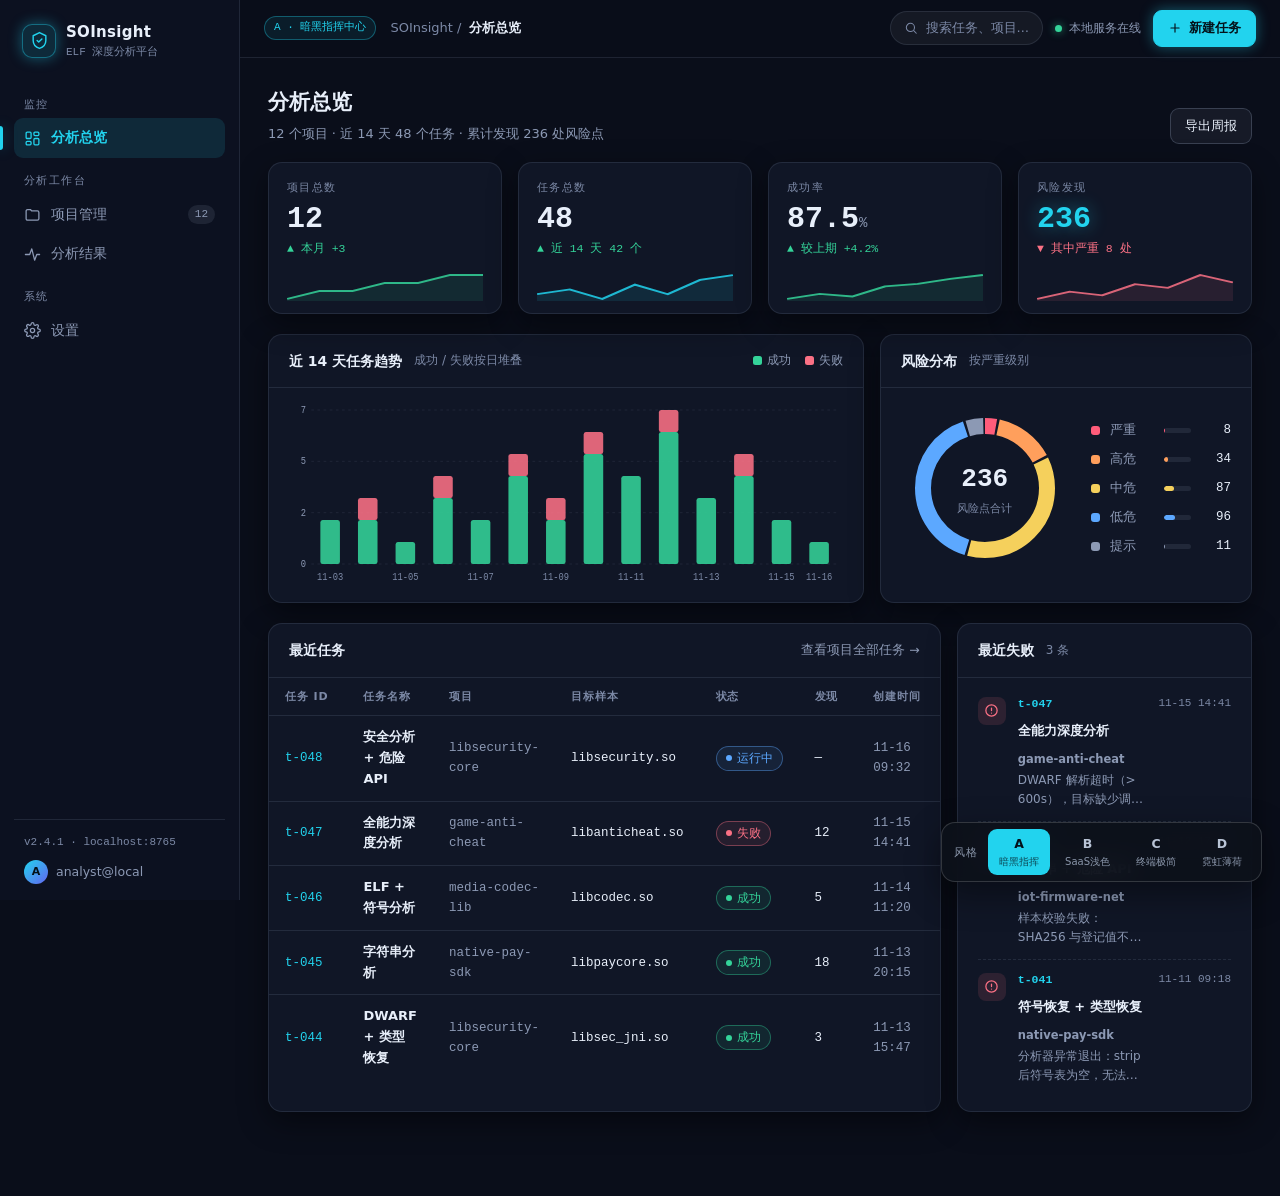
<file: design/ui-preview-all.html>
<!DOCTYPE html>
<html lang="zh-CN" data-style="a">
<head>
<meta charset="utf-8">
<meta name="viewport" content="width=device-width, initial-scale=1">
<title>SOInsight 控制台 · 四风格切换预览（A / B / C / D）</title>
<!--
  静态预览稿 · 四风格一键切换版
  ------------------------------------------------------------------
  · 纯静态假数据，不接后端、不改动任何现有文件。
  · 同一套页面内容（总览 / 项目管理 / 项目详情 / 分析结果 / 设置 + 任务向导），
    通过右下角切换按钮（或快捷键 1/2/3/4）在四种设计风格间即时换肤：
      A · 暗黑指挥中心   —— 近黑深蓝底 + 霓虹青 #22D3EE，240px 分组侧栏，环形图 + 堆叠柱
      B · 清爽 SaaS 浅色 —— 冷白底 + 蓝青渐变 #2563EB→#06B6D4，顶部横向导航，大圆角卡片
      C · 极简开发者终端 —— GitHub Dark 近黑 #0D1117 + 绿色 #3FB950，52px 图标侧栏，高密度
      D · 霓虹薄荷（既有稿风格）—— #0A0B12 + 薄荷绿 #5AF2C8，发光点缀
  · 实现：所有组件只引用语义变量（--brand / --surface / --sev-* 等），
    html[data-style] 切换整套变量 + 布局覆盖（侧栏 ↔ 顶栏 ↔ 图标栏 / 密度）。
  · 选择保存在浏览器 localStorage，刷新后保留。
-->
<style>
/* ==================================================================
   1. 设计令牌 —— 默认 = 风格 A，其余风格只覆盖变量
   ================================================================== */
:root {
  --font:"Segoe UI",system-ui,-apple-system,"PingFang SC","Microsoft YaHei",sans-serif;
  --mono:ui-monospace,"Cascadia Code",Consolas,"Courier New",monospace;
  --sidenav-w:240px; --topbar-h:58px;

  /* A · 暗黑指挥中心（默认） */
  --bg:#0A0E1A; --surface:#101626; --surface-2:#151D31; --surface-3:#1A2440;
  --text:#E8EFFA; --dim:#8C99B4; --faint:#7C89A6;
  --brand:#22D3EE; --brand-2:#6366F1; --brand-deep:#0E7490; --on-brand:#04121A;
  --ok:#34D399; --warn:#FBBF24; --danger:#FB7185; --info:#5CA8FF;
  --sev-critical:#FF5C7A; --sev-high:#FF9F5C; --sev-medium:#F5D05C; --sev-low:#5CA8FF; --sev-info:#8C99B4;
  --border:rgba(140,153,180,.16); --border-strong:rgba(140,153,180,.30);
  --field:rgba(255,255,255,.05);
  --sidenav-bg:#0C1120; --topbar-bg:rgba(10,14,26,.82); --overlay-bg:rgba(4,8,18,.66);
  --glow:0 0 14px rgba(34,211,238,.40);
  --shadow:0 10px 30px rgba(0,0,0,.45);
  --radius:14px; --radius-sm:9px;
}
html[data-style="b"] {
  /* B · 清爽 SaaS 浅色 */
  --bg:#F6F8FC; --surface:#FFFFFF; --surface-2:#F8FAFD; --surface-3:#EFF4FA;
  --text:#0F1E3D; --dim:#5B6B85; --faint:#8B9AB5;
  --brand:#2563EB; --brand-2:#06B6D4; --brand-deep:#1D4ED8; --on-brand:#FFFFFF;
  --ok:#10B981; --warn:#F59E0B; --danger:#EF4444; --info:#3B82F6;
  --sev-critical:#DC2626; --sev-high:#EA580C; --sev-medium:#D97706; --sev-low:#3B82F6; --sev-info:#94A3B8;
  --border:#E4EAF3; --border-strong:#CBD6E6;
  --field:#FFFFFF;
  --sidenav-bg:rgba(255,255,255,.9); --topbar-bg:rgba(255,255,255,.9); --overlay-bg:rgba(15,30,61,.4);
  --glow:0 4px 14px rgba(37,99,235,.35);
  --shadow:0 1px 3px rgba(15,30,61,.06), 0 10px 30px rgba(15,30,61,.07);
  --radius:16px; --radius-sm:10px;
}
html[data-style="c"] {
  /* C · 极简开发者终端风 */
  --bg:#0D1117; --surface:#161B22; --surface-2:#1C2129; --surface-3:#21262D;
  --text:#E6EDF3; --dim:#8B949E; --faint:#6E7681;
  --brand:#3FB950; --brand-2:#2EA043; --brand-deep:#238636; --on-brand:#FFFFFF;
  --ok:#3FB950; --warn:#D29922; --danger:#F85149; --info:#58A6FF;
  --sev-critical:#F85149; --sev-high:#DB6D28; --sev-medium:#D29922; --sev-low:#58A6FF; --sev-info:#8B949E;
  --border:#30363D; --border-strong:#484F58;
  --field:#0D1117;
  --sidenav-bg:#161B22; --topbar-bg:rgba(13,17,23,.9); --overlay-bg:rgba(1,4,9,.72);
  --glow:none;
  --shadow:none;
  --radius:6px; --radius-sm:6px;
  --sidenav-w:52px; --topbar-h:46px;
}
html[data-style="d"] {
  /* D · 霓虹薄荷（既有稿 ui-redesign-preview 的霓虹暗黑） */
  --bg:#0A0B12; --surface:#14161F; --surface-2:#1A1D28; --surface-3:#202434;
  --text:#E9EDF8; --dim:#8B93A8; --faint:#6E7890;
  --brand:#5AF2C8; --brand-2:#2DD4A8; --brand-deep:#22B58F; --on-brand:#0A0B12;
  --ok:#34F5A3; --warn:#FFD166; --danger:#FF5C8A; --info:#5AD1FF;
  --sev-critical:#FF5C8A; --sev-high:#FF9E64; --sev-medium:#FFD166; --sev-low:#5AD1FF; --sev-info:#8B93A8;
  --border:rgba(233,237,248,.14); --border-strong:rgba(233,237,248,.22);
  --field:rgba(255,255,255,.05);
  --sidenav-bg:#0E101A; --topbar-bg:rgba(10,11,18,.88); --overlay-bg:rgba(4,6,12,.66);
  --glow:0 0 12px rgba(90,242,200,.55);
  --shadow:0 8px 26px rgba(0,0,0,.45);
  --radius:12px; --radius-sm:9px;
}

/* ================= 2. 基础 ================= */
* { box-sizing:border-box; }
html { scroll-behavior:smooth; }
body { margin:0; min-height:100vh; background:var(--bg); color:var(--text); font:14px/1.6 var(--font); -webkit-font-smoothing:antialiased; }
a { color:var(--brand); text-decoration:none; }
a:hover { text-decoration:underline; }
button { font:inherit; color:inherit; cursor:pointer; background:none; border:none; }
code,.mono { font-family:var(--mono); }
::placeholder { color:var(--faint); }
::-webkit-scrollbar { width:10px; height:10px; }
::-webkit-scrollbar-thumb { background:color-mix(in srgb,var(--dim) 22%,transparent); border-radius:999px; }
::-webkit-scrollbar-track { background:transparent; }

/* ================= 3. 骨架：侧栏 + 顶栏 + 舞台 ================= */
.sidenav {
  position:fixed; left:0; top:0; bottom:0; width:var(--sidenav-w); z-index:50;
  display:flex; flex-direction:column;
  background:var(--sidenav-bg); border-right:1px solid var(--border);
  padding:18px 14px 14px; overflow-y:auto;
}
.brand { display:flex; align-items:center; gap:10px; padding:2px 8px 20px; white-space:nowrap; }
.brand-logo {
  width:34px; height:34px; flex:none; border-radius:10px;
  display:flex; align-items:center; justify-content:center;
  background:color-mix(in srgb,var(--brand) 13%,transparent);
  border:1px solid color-mix(in srgb,var(--brand) 40%,transparent);
  color:var(--brand); box-shadow:var(--glow);
}
.brand-logo svg { width:19px; height:19px; }
.brand-name { font-weight:650; font-size:15px; letter-spacing:.3px; }
.brand-sub { font-size:11px; color:var(--faint); font-family:var(--mono); }
.nav-group { margin-top:14px; }
.nav-label { font-size:10.5px; letter-spacing:.14em; text-transform:uppercase; color:var(--faint); padding:0 10px 6px; }
.nav-item {
  display:flex; align-items:center; gap:10px; width:100%;
  padding:9px 10px; border-radius:var(--radius-sm);
  color:var(--dim); font-size:13.5px; position:relative; white-space:nowrap;
  transition:background .15s,color .15s;
}
.nav-item svg { width:17px; height:17px; flex:none; }
.nav-item:hover { background:color-mix(in srgb,var(--dim) 8%,transparent); color:var(--text); }
.nav-item.on { background:color-mix(in srgb,var(--brand) 12%,transparent); color:var(--brand); font-weight:600; }
.nav-item.on::before {
  content:""; position:absolute; left:-14px; top:8px; bottom:8px; width:3px;
  border-radius:0 3px 3px 0; background:var(--brand); box-shadow:var(--glow);
}
.nav-item .count {
  margin-left:auto; font-size:11px; font-family:var(--mono);
  background:color-mix(in srgb,var(--dim) 14%,transparent); color:var(--dim);
  padding:1px 7px; border-radius:999px;
}
.nav-item.on .count { background:color-mix(in srgb,var(--brand) 16%,transparent); color:var(--brand); }
.side-foot { margin-top:auto; padding:14px 10px 2px; border-top:1px solid var(--border); }
.side-ver { font-size:11px; color:var(--faint); font-family:var(--mono); }
.side-user { display:flex; align-items:center; gap:8px; margin-top:8px; font-size:12.5px; color:var(--dim); }
.side-user .ava {
  width:24px; height:24px; border-radius:50%; flex:none;
  background:linear-gradient(135deg,var(--brand),var(--brand-2));
  display:flex; align-items:center; justify-content:center;
  font-size:11px; color:var(--on-brand); font-weight:700;
}

.main { margin-left:var(--sidenav-w); min-height:100vh; display:flex; flex-direction:column; }
.topbar {
  position:sticky; top:0; z-index:40; height:var(--topbar-h);
  display:flex; align-items:center; gap:14px; padding:0 24px;
  background:var(--topbar-bg); backdrop-filter:blur(10px);
  border-bottom:1px solid var(--border);
}
.crumb { font-size:13px; color:var(--faint); display:flex; align-items:center; gap:8px; }
.crumb b { color:var(--text); font-weight:600; }
.dir-chip {
  font-size:11px; font-family:var(--mono); color:var(--brand);
  border:1px solid color-mix(in srgb,var(--brand) 35%,transparent);
  background:color-mix(in srgb,var(--brand) 8%,transparent);
  padding:2px 9px; border-radius:999px; white-space:nowrap;
}
.topbar-right { margin-left:auto; display:flex; align-items:center; gap:12px; }
.top-search {
  display:flex; align-items:center; gap:8px; width:auto; flex:0 1 230px; min-width:150px;
  background:var(--field); border:1px solid var(--border); border-radius:999px;
  padding:6px 13px; color:var(--faint); font-size:12.5px; white-space:nowrap;
}
.top-search svg { width:14px; height:14px; }
.health { display:flex; align-items:center; gap:7px; font-size:12px; color:var(--dim); white-space:nowrap; }
.dot { width:7px; height:7px; border-radius:50%; background:var(--ok); box-shadow:0 0 8px color-mix(in srgb,var(--ok) 70%,transparent); }
.dot.pulse { animation:pulse 1.4s ease-in-out infinite; }
@keyframes pulse { 50% { opacity:.35; } }

.stage { padding:24px 28px 64px; max-width:1280px; width:100%; margin:0 auto; }
.view { display:none; }
.view.on { display:block; animation:fadein .25s ease; }
@keyframes fadein { from { opacity:0; transform:translateY(6px); } }

/* ================= 4. 通用组件 ================= */
.card { background:var(--surface); border:1px solid var(--border); border-radius:var(--radius); box-shadow:var(--shadow); }
.card-pad { padding:18px 20px; }
.card-head { display:flex; align-items:center; gap:10px; padding:15px 20px; border-bottom:1px solid var(--border); }
.card-title { font-size:14px; font-weight:650; }
.card-sub { font-size:12px; color:var(--faint); margin-left:2px; }
.card-head .spacer { margin-left:auto; }
.link { font-size:12.5px; color:var(--dim); }
.link:hover { color:var(--brand); }

.btn {
  display:inline-flex; align-items:center; gap:7px; white-space:nowrap;
  padding:7px 14px; border-radius:var(--radius-sm); font-size:13px; font-weight:550;
  border:1px solid var(--border-strong); color:var(--text);
  background:color-mix(in srgb,var(--dim) 9%,transparent); transition:all .15s;
}
.btn svg { width:14px; height:14px; }
.btn:hover { border-color:var(--brand); color:var(--brand); }
.btn.primary { background:var(--brand); color:var(--on-brand); border-color:var(--brand); font-weight:650; box-shadow:var(--glow); }
.btn.primary:hover { filter:brightness(1.08); color:var(--on-brand); }
.btn.danger-ghost { border-color:color-mix(in srgb,var(--danger) 50%,transparent); color:var(--danger); background:color-mix(in srgb,var(--danger) 8%,transparent); }
.btn.danger-ghost:hover { background:color-mix(in srgb,var(--danger) 16%,transparent); }
.btn.sm { padding:4px 10px; font-size:12px; border-radius:calc(var(--radius-sm) - 2px); }

.chip {
  display:inline-flex; align-items:center; gap:5px; white-space:nowrap;
  font-size:11.5px; padding:2px 9px; border-radius:999px;
  border:1px solid var(--border); color:var(--dim); background:transparent;
}
.chip .cdot { width:6px; height:6px; border-radius:50%; background:var(--faint); }
.chip.ok { color:var(--ok); border-color:color-mix(in srgb,var(--ok) 40%,transparent); background:color-mix(in srgb,var(--ok) 9%,transparent); }
.chip.ok .cdot { background:var(--ok); }
.chip.warn { color:var(--warn); border-color:color-mix(in srgb,var(--warn) 40%,transparent); background:color-mix(in srgb,var(--warn) 9%,transparent); }
.chip.warn .cdot { background:var(--warn); }
.chip.fail { color:var(--danger); border-color:color-mix(in srgb,var(--danger) 40%,transparent); background:color-mix(in srgb,var(--danger) 9%,transparent); }
.chip.fail .cdot { background:var(--danger); }
.chip.run { color:var(--info); border-color:color-mix(in srgb,var(--info) 40%,transparent); background:color-mix(in srgb,var(--info) 9%,transparent); }
.chip.run .cdot { background:var(--info); animation:pulse 1.4s infinite; }
.chip.brand { color:var(--brand); border-color:color-mix(in srgb,var(--brand) 40%,transparent); background:color-mix(in srgb,var(--brand) 9%,transparent); }

input[type=text], input[type=search], select {
  font:inherit; font-size:13px; color:var(--text);
  background:var(--field); border:1px solid var(--border);
  border-radius:var(--radius-sm); padding:7px 12px; outline:none;
}
input:focus, select:focus { border-color:var(--brand); box-shadow:0 0 0 3px color-mix(in srgb,var(--brand) 16%,transparent); }

/* ================= 5. KPI 指标卡 ================= */
.kpi-grid { display:grid; grid-template-columns:repeat(4,1fr); gap:16px; margin-bottom:20px; }
.kpi { padding:16px 18px 12px; position:relative; overflow:hidden; }
.kpi-label { font-size:11px; letter-spacing:.12em; text-transform:uppercase; color:var(--faint); }
.kpi-num { font-size:30px; font-weight:700; font-family:var(--mono); line-height:1.25; margin:4px 0 2px; }
.kpi-num.glow { color:var(--brand); text-shadow:0 0 18px color-mix(in srgb,var(--brand) 45%,transparent); }
.kpi-num small { font-size:14px; color:var(--dim); font-weight:500; }
.kpi-delta { font-size:11.5px; font-family:var(--mono); }
.kpi-delta.up { color:var(--ok); } .kpi-delta.down { color:var(--danger); } .kpi-delta.flat { color:var(--faint); }
.kpi-spark { display:block; margin-top:8px; width:100%; height:34px; }
.kpi-spark polyline { fill:none; stroke:var(--brand); stroke-width:1.8; opacity:.85; }
.kpi-spark .fill { fill:color-mix(in srgb,var(--brand) 10%,transparent); stroke:none; }
.kpi-spark.ok-line polyline { stroke:var(--ok); }
.kpi-spark.ok-line .fill { fill:color-mix(in srgb,var(--ok) 10%,transparent); }
.kpi-spark.danger-line polyline { stroke:var(--danger); }
.kpi-spark.danger-line .fill { fill:color-mix(in srgb,var(--danger) 10%,transparent); }

/* ================= 6. 图表面板 ================= */
.grid-2 { display:grid; grid-template-columns:1.6fr 1fr; gap:16px; margin-bottom:20px; }
.legend { display:flex; gap:14px; font-size:12px; color:var(--dim); }
.legend i { width:9px; height:9px; border-radius:2.5px; display:inline-block; margin-right:5px; vertical-align:-1px; }
.trend-wrap { padding:10px 16px 14px; }
.trend-svg { width:100%; height:190px; display:block; }
.trend-svg .gridline { stroke:color-mix(in srgb,var(--dim) 12%,transparent); stroke-dasharray:3 4; }
.trend-svg .bar-ok { fill:color-mix(in srgb,var(--ok) 88%,transparent); rx:2.5; }
.trend-svg .bar-err { fill:color-mix(in srgb,var(--danger) 88%,transparent); rx:2.5; }
.trend-svg .bar-ok:hover { fill:var(--ok); } .trend-svg .bar-err:hover { fill:var(--danger); }
.trend-svg text { fill:var(--faint); font-size:10px; font-family:var(--mono); }
.trend-svg .axis-val { fill:var(--dim); }

/* Donut */
.donut-flex { display:flex; align-items:center; gap:22px; padding:16px 20px 18px; }
.donut-box { position:relative; width:168px; height:168px; flex:none; }
.donut-box svg { width:100%; height:100%; transform:rotate(-90deg); }
.donut-seg { fill:none; stroke-width:16; transition:stroke-width .18s, opacity .18s; cursor:default; }
.donut-seg.hot { stroke-width:21; }
.donut-seg.dim { opacity:.25; }
.donut-center { position:absolute; inset:0; display:flex; flex-direction:column; align-items:center; justify-content:center; pointer-events:none; }
.donut-total { font-size:26px; font-weight:700; font-family:var(--mono); }
.donut-cap { font-size:11px; color:var(--faint); }
.sev-legend { flex:1; display:flex; flex-direction:column; gap:9px; }
.sev-row { display:flex; align-items:center; gap:10px; font-size:12.5px; color:var(--dim); cursor:default; }
.sev-row:hover { color:var(--text); }
.sev-row i { width:9px; height:9px; border-radius:3px; flex:none; }
.sev-row .sev-name { width:44px; }
.sev-row .sev-bar { flex:1; height:5px; border-radius:99px; background:color-mix(in srgb,var(--dim) 14%,transparent); overflow:hidden; }
.sev-row .sev-bar b { display:block; height:100%; border-radius:99px; }
.sev-row .sev-val { font-family:var(--mono); width:30px; text-align:right; color:var(--text); }

/* 失败列表 */
.fail-list { padding:6px 20px 14px; }
.fail-item { display:flex; gap:12px; padding:11px 0; border-bottom:1px dashed var(--border); align-items:flex-start; }
.fail-item:last-child { border-bottom:none; }
.fail-ico {
  width:28px; height:28px; flex:none; border-radius:8px; margin-top:2px;
  background:color-mix(in srgb,var(--danger) 12%,transparent); color:var(--danger);
  display:flex; align-items:center; justify-content:center;
}
.fail-ico svg { width:15px; height:15px; }
.fail-main { flex:1; min-width:0; }
.fail-title { font-size:13px; font-weight:600; display:flex; gap:8px; align-items:baseline; flex-wrap:wrap; }
.fail-title .tid { font-family:var(--mono); font-size:11.5px; color:var(--brand); }
.fail-title .proj { font-size:11.5px; color:var(--dim); }
.fail-msg { font-size:12px; color:var(--dim); margin-top:3px; overflow:hidden; display:-webkit-box; -webkit-line-clamp:2; -webkit-box-orient:vertical; }
.fail-time { font-size:11px; color:var(--faint); font-family:var(--mono); white-space:nowrap; }

/* ================= 7. 表格 ================= */
.table-wrap { overflow-x:auto; }
table.tbl { width:100%; border-collapse:collapse; font-size:13px; }
.tbl th {
  text-align:left; font-size:11px; letter-spacing:.08em; text-transform:uppercase;
  color:var(--faint); font-weight:600; padding:10px 16px;
  border-bottom:1px solid var(--border); white-space:nowrap;
}
.tbl th.sortable { cursor:pointer; user-select:none; }
.tbl th.sortable:hover { color:var(--brand); }
.tbl th .arrow { font-size:9px; margin-left:3px; opacity:.7; }
.tbl td { padding:11px 16px; border-bottom:1px solid var(--border); vertical-align:middle; }
.tbl tbody tr:last-child td { border-bottom:none; }
.tbl tbody tr { transition:background .12s; }
.tbl tbody tr:hover { background:color-mix(in srgb,var(--dim) 7%,transparent); }
.tbl tbody tr.clickable { cursor:pointer; }
.td-mono { font-family:var(--mono); font-size:12.5px; }
.td-dim { color:var(--dim); }
.td-strong { font-weight:600; }
.td-actions { text-align:right; white-space:nowrap; }

/* ================= 8. 项目视图 ================= */
.page-head { display:flex; align-items:flex-end; gap:14px; margin:4px 0 18px; flex-wrap:wrap; }
.page-title { font-size:21px; font-weight:700; margin:0; }
.page-desc { font-size:13px; color:var(--dim); margin-top:4px; }
.page-head .spacer { margin-left:auto; }
.toolbar { display:flex; gap:12px; align-items:center; margin-bottom:16px; }
.toolbar input[type=search] { width:280px; }
.proj-name { display:flex; align-items:center; gap:11px; }
.p-ava {
  width:30px; height:30px; border-radius:9px; flex:none;
  display:flex; align-items:center; justify-content:center;
  font-weight:700; font-size:13px; color:var(--on-brand);
}
.p-ava.c1 { background:linear-gradient(135deg,#22D3EE,#6366F1); }
.p-ava.c2 { background:linear-gradient(135deg,#34D399,#0EA5E9); }
.p-ava.c3 { background:linear-gradient(135deg,#FBBF24,#FB7185); }
.p-ava.c4 { background:linear-gradient(135deg,#A78BFA,#22D3EE); }
.p-name { font-weight:650; font-family:var(--mono); font-size:13px; }
.p-desc { font-size:11.5px; color:var(--faint); margin-top:1px; max-width:260px; overflow:hidden; text-overflow:ellipsis; white-space:nowrap; }

/* 项目详情 */
.back-link { display:inline-flex; align-items:center; gap:6px; font-size:13px; color:var(--dim); margin-bottom:14px; }
.back-link:hover { color:var(--brand); }
.proj-hero { display:flex; align-items:center; gap:18px; padding:22px 24px; margin-bottom:16px; flex-wrap:wrap; }
.proj-hero .big-ava {
  width:56px; height:56px; border-radius:16px; flex:none;
  background:linear-gradient(135deg,var(--brand),var(--brand-2));
  display:flex; align-items:center; justify-content:center;
  font-size:22px; font-weight:750; color:var(--on-brand);
}
.proj-hero h2 { margin:0; font-size:19px; font-family:var(--mono); }
.proj-hero .h-desc { font-size:12.5px; color:var(--dim); margin-top:4px; }
.h-chips { display:flex; gap:8px; margin-top:10px; flex-wrap:wrap; }
.h-actions { margin-left:auto; display:flex; gap:10px; }
.mini-stats { display:grid; grid-template-columns:repeat(4,1fr); gap:12px; margin-bottom:16px; }
.mini-stat { padding:13px 16px; }
.mini-stat .v { font-size:19px; font-weight:700; font-family:var(--mono); }
.mini-stat .k { font-size:11px; color:var(--faint); margin-top:2px; }

/* ================= 9. 分析结果 ================= */
.prog-card { margin-bottom:16px; }
.prog-top { display:flex; align-items:center; gap:12px; flex-wrap:wrap; }
.prog-title { font-size:14.5px; font-weight:650; }
.prog-target { font-family:var(--mono); font-size:12px; color:var(--brand); }
.prog-meta { display:flex; gap:16px; margin-left:auto; font-size:12px; color:var(--dim); align-items:center; flex-wrap:wrap; }
.prog-meta b { font-family:var(--mono); color:var(--text); font-weight:600; }
.prog-track { height:9px; border-radius:99px; background:color-mix(in srgb,var(--dim) 12%,transparent); margin:14px 0 8px; overflow:hidden; }
.prog-fill {
  height:100%; width:68%; border-radius:99px; position:relative;
  background:linear-gradient(90deg,var(--brand-deep),var(--brand));
  box-shadow:0 0 12px color-mix(in srgb,var(--brand) 50%,transparent);
  animation:grow 1.2s cubic-bezier(.2,.8,.25,1);
}
.prog-fill::after {
  content:""; position:absolute; inset:0;
  background:linear-gradient(90deg,transparent,rgba(255,255,255,.35),transparent);
  animation:shine 1.8s linear infinite;
}
@keyframes grow { from { width:0; } }
@keyframes shine { from { transform:translateX(-100%); } to { transform:translateX(100%); } }
.prog-foot { display:flex; align-items:center; font-size:12px; color:var(--dim); gap:8px; }
.spinner {
  width:13px; height:13px; border-radius:50%; flex:none;
  border:2px solid color-mix(in srgb,var(--brand) 25%,transparent); border-top-color:var(--brand);
  animation:spin .8s linear infinite;
}
@keyframes spin { to { transform:rotate(360deg); } }

.tabs { display:flex; gap:4px; padding:8px 12px 0; border-bottom:1px solid var(--border); overflow-x:auto; }
.tab {
  padding:9px 14px 11px; font-size:13px; color:var(--dim);
  border-bottom:2px solid transparent; white-space:nowrap; border-radius:6px 6px 0 0;
}
.tab:hover { color:var(--text); }
.tab.on { color:var(--brand); border-bottom-color:var(--brand); font-weight:600; }
.tab .st { display:inline-block; width:7px; height:7px; border-radius:50%; margin-right:6px; background:var(--faint); }
.tab .st.ok { background:var(--ok); } .tab .st.fail { background:var(--danger); }
.tab .st.run { background:var(--info); animation:pulse 1.4s infinite; }
.kv-list { padding:8px 20px 16px; }
.kv-row { display:flex; gap:16px; padding:10px 0; border-bottom:1px dashed var(--border); font-size:13px; }
.kv-row:last-child { border-bottom:none; }
.kv-k { width:180px; flex:none; color:var(--dim); }
.kv-v { font-family:var(--mono); font-size:12.5px; word-break:break-all; }
.hard-grid { display:grid; grid-template-columns:repeat(3,1fr); gap:10px; padding:14px 20px 6px; }
.hard-item {
  display:flex; align-items:center; gap:10px; padding:11px 14px;
  border:1px solid var(--border); border-radius:var(--radius-sm); font-size:13px;
  background:var(--surface-2);
}
.hard-item .hi-ico {
  width:22px; height:22px; border-radius:6px; flex:none;
  display:flex; align-items:center; justify-content:center; font-size:12px; font-weight:700;
}
.hard-item.pass .hi-ico { background:color-mix(in srgb,var(--ok) 15%,transparent); color:var(--ok); }
.hard-item.miss .hi-ico { background:color-mix(in srgb,var(--danger) 15%,transparent); color:var(--danger); }
.hard-item .hi-name { font-family:var(--mono); font-size:12.5px; }
.hard-item .hi-state { margin-left:auto; font-size:11px; }
.hard-item.pass .hi-state { color:var(--ok); }
.hard-item.miss .hi-state { color:var(--danger); }
.sec-sub { font-size:12px; color:var(--faint); padding:14px 20px 0; letter-spacing:.06em; text-transform:uppercase; }

/* ================= 10. 设置 ================= */
.set-grid { display:grid; grid-template-columns:1fr 1fr; gap:16px; }
.set-row { display:flex; align-items:center; gap:14px; padding:13px 20px; border-bottom:1px dashed var(--border); }
.set-row:last-child { border-bottom:none; }
.set-name { font-size:13.5px; font-weight:550; }
.set-desc { font-size:11.5px; color:var(--faint); margin-top:1px; }
.switch { margin-left:auto; width:36px; height:20px; border-radius:99px; background:color-mix(in srgb,var(--dim) 30%,transparent); position:relative; transition:background .2s; flex:none; }
.switch::after {
  content:""; position:absolute; top:2px; left:2px; width:16px; height:16px;
  border-radius:50%; background:var(--dim); transition:all .2s;
}
.switch.on { background:color-mix(in srgb,var(--brand) 35%,transparent); }
.switch.on::after { left:18px; background:var(--brand); box-shadow:var(--glow); }

/* ================= 11. 任务向导弹窗 ================= */
.overlay {
  position:fixed; inset:0; z-index:90; display:flex; align-items:center; justify-content:center;
  background:var(--overlay-bg); backdrop-filter:blur(6px); padding:24px;
}
.overlay[hidden] { display:none; }
.modal {
  width:720px; max-width:100%; max-height:calc(100vh - 80px);
  display:flex; flex-direction:column;
  background:var(--surface); border:1px solid var(--border-strong);
  border-radius:16px; box-shadow:var(--shadow); overflow:hidden;
}
html[data-style="b"] .modal { border-radius:20px; }
html[data-style="c"] .modal { border-radius:9px; }
.modal-head { display:flex; align-items:center; gap:12px; padding:16px 22px; border-bottom:1px solid var(--border); }
.modal-title { font-size:15px; font-weight:650; }
.modal-x { margin-left:auto; color:var(--faint); width:28px; height:28px; border-radius:7px; display:flex; align-items:center; justify-content:center; }
.modal-x:hover { color:var(--text); background:color-mix(in srgb,var(--dim) 10%,transparent); }
.wiz-steps { display:flex; gap:10px; padding:14px 22px 0; align-items:center; }
.wstep { display:flex; align-items:center; gap:8px; font-size:12.5px; color:var(--faint); }
.wstep .n {
  width:22px; height:22px; border-radius:50%; border:1px solid var(--border-strong);
  display:flex; align-items:center; justify-content:center; font-family:var(--mono); font-size:11px;
}
.wstep.on { color:var(--brand); font-weight:600; }
.wstep.on .n { border-color:var(--brand); background:color-mix(in srgb,var(--brand) 12%,transparent); }
.wstep.done .n { border-color:var(--ok); color:var(--ok); background:color-mix(in srgb,var(--ok) 10%,transparent); }
.wstep-line { width:34px; height:1px; background:var(--border-strong); }
.modal-body { padding:16px 22px; overflow-y:auto; }
.modal-foot { display:flex; gap:10px; align-items:center; padding:14px 22px; border-top:1px solid var(--border); }
.modal-foot .spacer { margin-left:auto; }
.wiz-count { font-size:12px; color:var(--dim); }
.wiz-count b { color:var(--brand); font-family:var(--mono); }

.src-grid { display:grid; gap:10px; }
.src-opt {
  display:flex; align-items:center; gap:12px; padding:13px 16px;
  border:1px solid var(--border); border-radius:var(--radius-sm);
  background:var(--surface-2); cursor:pointer; transition:all .15s;
}
.src-opt:hover { border-color:var(--border-strong); }
.src-opt.sel { border-color:var(--brand); background:color-mix(in srgb,var(--brand) 7%,transparent); box-shadow:0 0 0 3px color-mix(in srgb,var(--brand) 14%,transparent); }
.src-radio { width:16px; height:16px; border-radius:50%; flex:none; border:1.5px solid var(--border-strong); position:relative; }
.src-opt.sel .src-radio { border-color:var(--brand); }
.src-opt.sel .src-radio::after { content:""; position:absolute; inset:3px; border-radius:50%; background:var(--brand); }
.src-name { font-size:13.5px; font-weight:600; }
.src-desc { font-size:11.5px; color:var(--faint); margin-top:1px; }
.src-field { padding:8px 0 2px 34px; }
.src-field input, .src-field select { width:100%; font-family:var(--mono); font-size:12.5px; }
.dropzone {
  margin:0 0 0 34px; border:1.5px dashed var(--border-strong); border-radius:var(--radius-sm);
  padding:22px; text-align:center; color:var(--faint); font-size:12.5px;
}
.dropzone.hot { border-color:var(--brand); color:var(--brand); background:color-mix(in srgb,var(--brand) 6%,transparent); }
.field-row { display:grid; grid-template-columns:1fr 1fr; gap:12px; margin-top:14px; }
.field-row label { font-size:11.5px; color:var(--faint); display:block; margin-bottom:5px; }
.field-row input { width:100%; font-family:var(--mono); font-size:12.5px; }

.preset-row { display:flex; gap:8px; flex-wrap:wrap; margin-bottom:14px; }
.preset-chip {
  font-size:12px; padding:5px 12px; border-radius:999px;
  border:1px solid var(--border-strong); color:var(--dim); background:var(--surface-2);
}
.preset-chip:hover, .preset-chip.on { border-color:var(--brand); color:var(--brand); background:color-mix(in srgb,var(--brand) 8%,transparent); }
.cap-grid { display:grid; grid-template-columns:1fr 1fr; gap:10px; }
.cap-card {
  display:flex; gap:11px; padding:12px 14px; cursor:pointer;
  border:1px solid var(--border); border-radius:var(--radius-sm);
  background:var(--surface-2); transition:all .15s;
}
.cap-card:hover { border-color:var(--border-strong); }
.cap-card.sel { border-color:var(--brand); background:color-mix(in srgb,var(--brand) 7%,transparent); }
.cap-check {
  width:16px; height:16px; border-radius:5px; flex:none; margin-top:2px;
  border:1.5px solid var(--border-strong); display:flex; align-items:center; justify-content:center;
}
.cap-card.sel .cap-check { border-color:var(--brand); background:var(--brand); }
.cap-check svg { width:10px; height:10px; color:var(--on-brand); opacity:0; }
.cap-card.sel .cap-check svg { opacity:1; }
.cap-name { font-size:13px; font-weight:600; }
.cap-desc { font-size:11px; color:var(--faint); margin-top:2px; line-height:1.5; }

/* ==================================================================
   12. 风格差异覆盖（B 顶栏布局 / C 图标栏 + 高密度 / D 发光圆角）
   ================================================================== */
/* ---- B：顶部横向导航 ---- */
html[data-style="b"] .sidenav {
  position:fixed; left:0; right:0; top:0; bottom:auto; width:auto; height:56px;
  flex-direction:row; align-items:center; padding:0 18px;
  overflow-x:auto; overflow-y:hidden;
}
html[data-style="b"] .brand { padding:0 16px 0 0; }
html[data-style="b"] .nav-label, html[data-style="b"] .side-foot { display:none; }
html[data-style="b"] .nav-group { margin:0; display:flex; gap:4px; }
html[data-style="b"] .nav-item { padding:8px 14px; border-radius:999px; }
html[data-style="b"] .nav-item.on::before { display:none; }
html[data-style="b"] .main { margin-left:0; margin-top:56px; }
html[data-style="b"] .topbar { top:56px; height:48px; }
html[data-style="b"] .crumb { display:none; }
html[data-style="b"] .btn { border-radius:999px; }
html[data-style="b"] .btn.primary { background:linear-gradient(135deg,var(--brand),var(--brand-2)); border:none; }
html[data-style="b"] .brand-logo { background:linear-gradient(135deg,var(--brand),var(--brand-2)); color:#fff; border:none; }
html[data-style="b"] .proj-hero .big-ava { border-radius:18px; }
html[data-style="b"] .hard-item { border-radius:14px; }

/* ---- C：52px 图标侧栏 + 高密度 ---- */
html[data-style="c"] body { font:13px/1.55 var(--font); }
html[data-style="c"] .sidenav { width:var(--sidenav-w); padding:10px 0; align-items:center; }
html[data-style="c"] .brand { padding:0 0 12px; justify-content:center; }
html[data-style="c"] .brand-text, html[data-style="c"] .nav-label,
html[data-style="c"] .nav-item .count, html[data-style="c"] .nav-text,
html[data-style="c"] .side-foot { display:none; }
html[data-style="c"] .nav-item { width:34px; padding:9px 0; justify-content:center; }
html[data-style="c"] .nav-item.on::before { left:-9px; top:7px; bottom:7px; }
html[data-style="c"] .topbar { height:var(--topbar-h); }
html[data-style="c"] .stage { padding:20px 22px 64px; }
html[data-style="c"] .page-title { font-size:17px; }
html[data-style="c"] .page-title::before { content:"~/"; color:var(--faint); font-family:var(--mono); font-weight:500; margin-right:6px; }
html[data-style="c"] .card-title::before { content:"#"; color:var(--faint); font-family:var(--mono); margin-right:5px; }
html[data-style="c"] .card-head { padding:11px 16px; }
html[data-style="c"] .card-pad { padding:14px 16px; }
html[data-style="c"] .kpi { padding:14px 18px 10px; }
html[data-style="c"] .kpi-num { font-size:24px; }
html[data-style="c"] .kpi-label { font-family:var(--mono); font-size:10.5px; letter-spacing:.1em; }
html[data-style="c"] .tbl th { font-family:var(--mono); font-size:10.5px; padding:7px 14px; }
html[data-style="c"] .tbl td { padding:8px 14px; font-size:12.5px; }
html[data-style="c"] .btn { padding:5px 12px; font-size:12.5px; }
html[data-style="c"] .btn.primary { background:#238636; border-color:rgba(240,246,252,.1); }
html[data-style="c"] .btn.primary:hover { background:#2EA043; }
html[data-style="c"] .prog-track { height:6px; }
html[data-style="c"] .proj-hero .big-ava {
  background:var(--surface-3); border:1px solid var(--border-strong); color:var(--brand);
}
html[data-style="c"] .p-ava { background:var(--surface-3); border:1px solid var(--border); color:var(--brand); }
html[data-style="c"] .side-user { display:none; }

/* ---- D：薄荷霓虹（无左侧条，圆角高亮） ---- */
html[data-style="d"] .nav-item.on::before { display:none; }

/* ================= 13. 风格切换器（自带配色，任意主题下可读） ================= */
.style-switch {
  position:fixed; right:18px; bottom:18px; z-index:120;
  display:flex; align-items:center; gap:4px; padding:6px 8px;
  background:rgba(13,17,26,.9); backdrop-filter:blur(12px);
  border:1px solid rgba(255,255,255,.16); border-radius:14px;
  box-shadow:0 12px 34px rgba(0,0,0,.4);
}
.style-switch .ss-label { font-size:10.5px; color:#8B97AB; padding:0 6px 0 4px; letter-spacing:.08em; }
.style-switch button {
  display:flex; flex-direction:column; align-items:center; gap:0;
  padding:5px 11px; border-radius:9px; color:#B9C4D6; font-size:12.5px; font-weight:700;
  transition:all .15s;
}
.style-switch button small { font-size:10px; font-weight:500; color:#8B97AB; }
.style-switch button:hover:not(.on) { background:rgba(255,255,255,.08); color:#fff; }
.style-switch button.on { background:var(--brand); color:var(--on-brand); }
.style-switch button.on small { color:inherit; opacity:.72; }
.style-switch .ss-hint { font-size:10px; color:#6E7A8E; padding:0 6px 0 2px; font-family:var(--mono); }

/* ================= 14. 响应式 ================= */
@media (max-width:1080px) {
  .kpi-grid { grid-template-columns:repeat(2,1fr); }
  .grid-2 { grid-template-columns:1fr; }
  .set-grid { grid-template-columns:1fr; }
  .top-search { display:none; }
}
@media (max-width:900px) {
  :root, html[data-style="c"] { --sidenav-w:0px; }
  .sidenav {
    position:static; width:auto; flex-direction:row; align-items:center;
    padding:10px 14px; overflow-x:auto; border-bottom:1px solid var(--border);
  }
  .brand { padding:0 10px 0 0; }
  .brand-text, .side-foot, .nav-label { display:none; }
  .nav-group { margin:0; display:flex; gap:4px; }
  .nav-item { width:auto; padding:8px 12px; }
  .nav-item.on::before { display:none; }
  .nav-item .count { display:none; }
  .main { margin-left:0; margin-top:0; }
}
</style>
</head>
<body>

<!-- ============ 左侧分组导航（B 风格下变形为顶部导航） ============ -->
<aside class="sidenav">
  <div class="brand">
    <div class="brand-logo">
      <svg viewBox="0 0 24 24" fill="none" stroke="currentColor" stroke-width="1.8" stroke-linecap="round" stroke-linejoin="round"><path d="M12 2l8 4v6c0 5-3.5 8.5-8 10-4.5-1.5-8-5-8-10V6z"/><path d="M9 12l2 2 4-4"/></svg>
    </div>
    <div class="brand-text">
      <div class="brand-name">SOInsight</div>
      <div class="brand-sub">ELF 深度分析平台</div>
    </div>
  </div>

  <div class="nav-group">
    <div class="nav-label">监控</div>
    <button class="nav-item on" data-goto="overview">
      <svg viewBox="0 0 24 24" fill="none" stroke="currentColor" stroke-width="1.8" stroke-linecap="round"><rect x="3" y="3" width="7" height="9" rx="1.5"/><rect x="14" y="3" width="7" height="5" rx="1.5"/><rect x="14" y="12" width="7" height="9" rx="1.5"/><rect x="3" y="16" width="7" height="5" rx="1.5"/></svg>
      <span class="nav-text">分析总览</span>
    </button>
  </div>

  <div class="nav-group">
    <div class="nav-label">分析工作台</div>
    <button class="nav-item" data-goto="projects">
      <svg viewBox="0 0 24 24" fill="none" stroke="currentColor" stroke-width="1.8" stroke-linecap="round" stroke-linejoin="round"><path d="M3 7a2 2 0 0 1 2-2h4l2 2h8a2 2 0 0 1 2 2v9a2 2 0 0 1-2 2H5a2 2 0 0 1-2-2z"/></svg>
      <span class="nav-text">项目管理</span> <span class="count">12</span>
    </button>
    <button class="nav-item" data-goto="results">
      <svg viewBox="0 0 24 24" fill="none" stroke="currentColor" stroke-width="1.8" stroke-linecap="round" stroke-linejoin="round"><path d="M22 12h-4l-3 8-4-16-3 8H2"/></svg>
      <span class="nav-text">分析结果</span>
    </button>
  </div>

  <div class="nav-group">
    <div class="nav-label">系统</div>
    <button class="nav-item" data-goto="settings">
      <svg viewBox="0 0 24 24" fill="none" stroke="currentColor" stroke-width="1.8" stroke-linecap="round" stroke-linejoin="round"><circle cx="12" cy="12" r="3"/><path d="M19.4 15a1.7 1.7 0 0 0 .34 1.87l.06.06a2 2 0 1 1-2.83 2.83l-.06-.06a1.7 1.7 0 0 0-1.87-.34 1.7 1.7 0 0 0-1 1.55V21a2 2 0 1 1-4 0v-.09a1.7 1.7 0 0 0-1.1-1.55 1.7 1.7 0 0 0-1.88.34l-.06.06a2 2 0 1 1-2.83-2.83l.06-.06a1.7 1.7 0 0 0 .34-1.87 1.7 1.7 0 0 0-1.55-1H3a2 2 0 1 1 0-4h.09a1.7 1.7 0 0 0 1.55-1.1 1.7 1.7 0 0 0-.34-1.88l-.06-.06a2 2 0 1 1 2.83-2.83l.06.06a1.7 1.7 0 0 0 1.87.34h.01a1.7 1.7 0 0 0 1-1.55V3a2 2 0 1 1 4 0v.09a1.7 1.7 0 0 0 1 1.55h.01a1.7 1.7 0 0 0 1.87-.34l.06-.06a2 2 0 1 1 2.83 2.83l-.06.06a1.7 1.7 0 0 0-.34 1.87v.01a1.7 1.7 0 0 0 1.55 1H21a2 2 0 1 1 0 4h-.09a1.7 1.7 0 0 0-1.55 1z"/></svg>
      <span class="nav-text">设置</span>
    </button>
  </div>

  <div class="side-foot">
    <div class="side-ver">v2.4.1 · localhost:8765</div>
    <div class="side-user"><span class="ava">A</span>analyst@local</div>
  </div>
</aside>

<div class="main">
  <header class="topbar">
    <span class="dir-chip" id="dir-chip">A · 暗黑指挥中心</span>
    <span class="crumb">SOInsight / <b id="crumb-now">分析总览</b></span>
    <div class="topbar-right">
      <label class="top-search">
        <svg viewBox="0 0 24 24" fill="none" stroke="currentColor" stroke-width="1.8" stroke-linecap="round"><circle cx="11" cy="11" r="7"/><path d="M21 21l-4.3-4.3"/></svg>
        搜索任务、项目…
      </label>
      <span class="health"><span class="dot"></span>本地服务在线</span>
      <button class="btn primary" id="btn-new-task-top">
        <svg viewBox="0 0 24 24" fill="none" stroke="currentColor" stroke-width="2" stroke-linecap="round"><path d="M12 5v14M5 12h14"/></svg>
        新建任务
      </button>
    </div>
  </header>

  <main class="stage">

    <!-- ========== 视图：总览 ========== -->
    <section class="view on" data-view="overview">
      <div class="page-head">
        <div>
          <h1 class="page-title">分析总览</h1>
          <div class="page-desc">12 个项目 · 近 14 天 48 个任务 · 累计发现 236 处风险点</div>
        </div>
        <div class="spacer"></div>
        <button class="btn">导出周报</button>
      </div>

      <div class="kpi-grid">
        <div class="card kpi">
          <div class="kpi-label">项目总数</div>
          <div class="kpi-num">12</div>
          <div class="kpi-delta up">▲ 本月 +3</div>
          <svg class="kpi-spark ok-line" data-spark="9,10,10,11,11,12,12" viewBox="0 0 100 34" preserveAspectRatio="none"></svg>
        </div>
        <div class="card kpi">
          <div class="kpi-label">任务总数</div>
          <div class="kpi-num">48</div>
          <div class="kpi-delta up">▲ 近 14 天 42 个</div>
          <svg class="kpi-spark" data-spark="2,3,1,4,2,5,6" viewBox="0 0 100 34" preserveAspectRatio="none"></svg>
        </div>
        <div class="card kpi">
          <div class="kpi-label">成功率</div>
          <div class="kpi-num">87.5<small>%</small></div>
          <div class="kpi-delta up">▲ 较上期 +4.2%</div>
          <svg class="kpi-spark ok-line" data-spark="78,80,79,83,84,86,87.5" viewBox="0 0 100 34" preserveAspectRatio="none"></svg>
        </div>
        <div class="card kpi">
          <div class="kpi-label">风险发现</div>
          <div class="kpi-num glow">236</div>
          <div class="kpi-delta down">▼ 其中严重 8 处</div>
          <svg class="kpi-spark danger-line" data-spark="14,18,16,22,20,27,23" viewBox="0 0 100 34" preserveAspectRatio="none"></svg>
        </div>
      </div>

      <div class="grid-2">
        <div class="card">
          <div class="card-head">
            <span class="card-title">近 14 天任务趋势</span>
            <span class="card-sub">成功 / 失败按日堆叠</span>
            <span class="spacer"></span>
            <div class="legend">
              <span><i style="background:var(--ok)"></i>成功</span>
              <span><i style="background:var(--danger)"></i>失败</span>
            </div>
          </div>
          <div class="trend-wrap"><svg class="trend-svg" id="trend-svg" viewBox="0 0 640 190" preserveAspectRatio="none"></svg></div>
        </div>

        <div class="card">
          <div class="card-head">
            <span class="card-title">风险分布</span>
            <span class="card-sub">按严重级别</span>
          </div>
          <div class="donut-flex">
            <div class="donut-box">
              <svg id="donut-svg" viewBox="0 0 168 168"></svg>
              <div class="donut-center">
                <div class="donut-total" id="donut-total">236</div>
                <div class="donut-cap">风险点合计</div>
              </div>
            </div>
            <div class="sev-legend" id="sev-legend"></div>
          </div>
        </div>
      </div>

      <div class="grid-2">
        <div class="card">
          <div class="card-head">
            <span class="card-title">最近任务</span>
            <span class="spacer"></span>
            <a class="link" href="javascript:void(0)" onclick="goto('detail')">查看项目全部任务 →</a>
          </div>
          <div class="table-wrap">
            <table class="tbl" id="recent-table">
              <thead><tr>
                <th class="sortable" data-key="id">任务 ID<span class="arrow"></span></th>
                <th class="sortable" data-key="name">任务名称<span class="arrow"></span></th>
                <th>项目</th>
                <th>目标样本</th>
                <th class="sortable" data-key="status">状态<span class="arrow"></span></th>
                <th class="sortable" data-key="findings">发现<span class="arrow"></span></th>
                <th class="sortable" data-key="time">创建时间<span class="arrow"></span></th>
              </tr></thead>
              <tbody id="recent-body"></tbody>
            </table>
          </div>
        </div>

        <div class="card">
          <div class="card-head">
            <span class="card-title">最近失败</span>
            <span class="card-sub">3 条</span>
          </div>
          <div class="fail-list" id="fail-list"></div>
        </div>
      </div>
    </section>

    <!-- ========== 视图：项目管理 ========== -->
    <section class="view" data-view="projects">
      <div class="page-head">
        <div>
          <h1 class="page-title">项目管理</h1>
          <div class="page-desc">按项目组织分析任务，跟踪每个 .so 样本的风险变化</div>
        </div>
        <div class="spacer"></div>
        <button class="btn primary" onclick="toast('预览示意：打开新建项目弹窗')">
          <svg viewBox="0 0 24 24" fill="none" stroke="currentColor" stroke-width="2" stroke-linecap="round"><path d="M12 5v14M5 12h14"/></svg>
          新建项目
        </button>
      </div>

      <div class="toolbar">
        <input type="search" id="proj-search" placeholder="搜索项目名称或描述…">
        <span class="chip brand" id="proj-count-chip">共 6 个项目</span>
      </div>

      <div class="card">
        <div class="table-wrap">
          <table class="tbl" id="proj-table">
            <thead><tr>
              <th>项目</th>
              <th class="sortable" data-key="tasks">任务数<span class="arrow"></span></th>
              <th class="sortable" data-key="findings">风险发现<span class="arrow"></span></th>
              <th class="sortable" data-key="last">最近扫描<span class="arrow"></span></th>
              <th>状态</th>
              <th style="text-align:right">操作</th>
            </tr></thead>
            <tbody id="proj-body"></tbody>
          </table>
        </div>
      </div>
    </section>

    <!-- ========== 视图：项目详情 ========== -->
    <section class="view" data-view="detail">
      <a class="back-link" href="javascript:void(0)" onclick="goto('projects')">
        <svg width="14" height="14" viewBox="0 0 24 24" fill="none" stroke="currentColor" stroke-width="2" stroke-linecap="round" stroke-linejoin="round"><path d="M15 18l-6-6 6-6"/></svg>
        返回项目管理
      </a>

      <div class="card proj-hero">
        <div class="big-ava">LS</div>
        <div>
          <h2>libsecurity-core</h2>
          <div class="h-desc">安全加固基础库 · RELRO / CFI 加固验证 · android-arm64</div>
          <div class="h-chips">
            <span class="chip brand">任务 8</span>
            <span class="chip ok">成功 6</span>
            <span class="chip fail">失败 1</span>
            <span class="chip">风险发现 64</span>
          </div>
        </div>
        <div class="h-actions">
          <button class="btn" onclick="toast('预览示意：打开编辑项目弹窗')">编辑项目</button>
          <button class="btn primary" onclick="openWizard()">
            <svg viewBox="0 0 24 24" fill="none" stroke="currentColor" stroke-width="2" stroke-linecap="round"><path d="M12 5v14M5 12h14"/></svg>
            新建任务
          </button>
        </div>
      </div>

      <div class="mini-stats">
        <div class="card mini-stat"><div class="v">8</div><div class="k">累计任务</div></div>
        <div class="card mini-stat"><div class="v">64</div><div class="k">风险发现</div></div>
        <div class="card mini-stat"><div class="v">2m38s</div><div class="k">平均耗时</div></div>
        <div class="card mini-stat"><div class="v" style="color:var(--ok)">86%</div><div class="k">任务成功率</div></div>
      </div>

      <div class="card">
        <div class="card-head">
          <span class="card-title">任务列表</span>
          <span class="card-sub">8 个任务 · 按创建时间倒序</span>
        </div>
        <div class="table-wrap">
          <table class="tbl" id="detail-table">
            <thead><tr>
              <th>任务 ID</th><th>任务名称</th><th>能力数</th>
              <th class="sortable" data-key="status">状态<span class="arrow"></span></th>
              <th class="sortable" data-key="findings">发现<span class="arrow"></span></th>
              <th class="sortable" data-key="time">创建时间<span class="arrow"></span></th>
              <th style="text-align:right">操作</th>
            </tr></thead>
            <tbody id="detail-body"></tbody>
          </table>
        </div>
      </div>
    </section>

    <!-- ========== 视图：分析结果 ========== -->
    <section class="view" data-view="results">
      <div class="page-head">
        <div>
          <h1 class="page-title">分析结果</h1>
          <div class="page-desc">运行中的任务实时进度，已完成任务按能力分页展示</div>
        </div>
      </div>

      <div class="card card-pad prog-card">
        <div class="prog-top">
          <span class="spinner"></span>
          <div>
            <div class="prog-title">安全分析 + 危险 API <span class="chip run" style="margin-left:8px"><span class="cdot"></span>运行中</span></div>
            <div class="prog-target">任务 t-048 · 目标 libsecurity.so · 项目 libsecurity-core</div>
          </div>
          <div class="prog-meta">
            <span>阶段 <b>4/7</b> · 符号分析</span>
            <span>已耗时 <b>04:12</b></span>
            <button class="btn sm danger-ghost" onclick="toast('预览示意：发送 /api/cancel')">停止分析</button>
          </div>
        </div>
        <div class="prog-track"><div class="prog-fill"></div></div>
        <div class="prog-foot"><b class="mono" style="color:var(--brand)">68%</b> · 预计还需 2 分钟 · 已检出 12 处风险</div>
      </div>

      <div class="card">
        <div class="tabs" id="result-tabs"></div>
        <div id="result-panel"></div>
      </div>
    </section>

    <!-- ========== 视图：设置 ========== -->
    <section class="view" data-view="settings">
      <div class="page-head">
        <div>
          <h1 class="page-title">设置</h1>
          <div class="page-desc">界面偏好保存在浏览器本地，运行环境来自 /api/health</div>
        </div>
      </div>

      <div class="set-grid">
        <div class="card">
          <div class="card-head"><span class="card-title">偏好</span></div>
          <div class="set-row">
            <div><div class="set-name">自动刷新运行中的任务</div><div class="set-desc">每 3 秒轮询一次任务进度</div></div>
            <div class="switch on" data-toggle></div>
          </div>
          <div class="set-row">
            <div><div class="set-name">任务完成通知</div><div class="set-desc">长任务结束时弹出提示</div></div>
            <div class="switch" data-toggle></div>
          </div>
          <div class="set-row">
            <div><div class="set-name">保留任务历史</div><div class="set-desc">删除项目时保留其任务记录</div></div>
            <div class="switch on" data-toggle></div>
          </div>
          <div class="set-row">
            <div><div class="set-name">主题跟随系统</div><div class="set-desc">跟随操作系统的亮色 / 暗色偏好</div></div>
            <div class="switch on" data-toggle></div>
          </div>
        </div>

        <div class="card">
          <div class="card-head"><span class="card-title">运行环境</span></div>
          <div class="kv-list">
            <div class="kv-row"><span class="kv-k">服务版本</span><span class="kv-v">v2.4.1</span></div>
            <div class="kv-row"><span class="kv-k">Python</span><span class="kv-v">3.11.8</span></div>
            <div class="kv-row"><span class="kv-k">已注册分析器</span><span class="kv-v">12 个</span></div>
            <div class="kv-row"><span class="kv-k">默认超时</span><span class="kv-v">600s</span></div>
            <div class="kv-row"><span class="kv-k">服务地址</span><span class="kv-v">http://127.0.0.1:8765</span></div>
            <div class="kv-row"><span class="kv-k">数据目录</span><span class="kv-v">~/.soinsight/</span></div>
          </div>
        </div>
      </div>
    </section>

  </main>
</div>

<!-- ============ 新建任务向导（两步） ============ -->
<div class="overlay" id="wizard-overlay" hidden>
  <div class="modal">
    <div class="modal-head">
      <span class="modal-title">新建分析任务</span>
      <span class="chip brand">libsecurity-core</span>
      <button class="modal-x" onclick="closeWizard()" aria-label="关闭">
        <svg width="15" height="15" viewBox="0 0 24 24" fill="none" stroke="currentColor" stroke-width="2" stroke-linecap="round"><path d="M18 6L6 18M6 6l12 12"/></svg>
      </button>
    </div>

    <div class="wiz-steps">
      <div class="wstep on" id="wstep-1"><span class="n">1</span>选择分析目标</div>
      <div class="wstep-line"></div>
      <div class="wstep" id="wstep-2"><span class="n">2</span>选择分析能力</div>
    </div>

    <div class="modal-body">
      <!-- 步骤 1 -->
      <div class="w-panel" id="wpanel-1">
        <div class="src-grid">
          <div class="src-opt sel" data-src="upload">
            <span class="src-radio"></span>
            <div><div class="src-name">上传样本</div><div class="src-desc">从本机拖入或选择 .so 文件（多模态上传）</div></div>
          </div>
          <div class="dropzone" id="dropzone" style="display:none">
            拖拽 .so 文件到此处，或点击选择文件<br><span style="font-size:11px">支持 arm64-v8a / armeabi-v7a / x86_64</span>
          </div>
          <div class="src-opt" data-src="path">
            <span class="src-radio"></span>
            <div><div class="src-name">服务器路径</div><div class="src-desc">填写服务端可访问的绝对路径</div></div>
          </div>
          <div class="src-field" id="field-path" style="display:none">
            <input type="text" value="/data/samples/libsecurity.so">
          </div>
          <div class="src-opt" data-src="sample">
            <span class="src-radio"></span>
            <div><div class="src-name">已有样本</div><div class="src-desc">从服务端样本库选择</div></div>
          </div>
          <div class="src-field" id="field-sample" style="display:none">
            <select>
              <option>libsecurity.so（2026-11-14 上传 · 8.2 MB）</option>
              <option>libanticheat.so（2026-11-12 上传 · 12.6 MB）</option>
              <option>libpaycore.so（2026-11-08 上传 · 5.1 MB）</option>
            </select>
          </div>
        </div>
        <div class="field-row">
          <div><label>Include 模式（可选）</label><input type="text" placeholder="如 jni/*"></div>
          <div><label>Exclude 模式（可选）</label><input type="text" placeholder="如 test/*"></div>
        </div>
      </div>

      <!-- 步骤 2 -->
      <div class="w-panel" id="wpanel-2" style="display:none">
        <div class="preset-row">
          <span class="preset-chip" data-preset="quick">快速体检</span>
          <span class="preset-chip" data-preset="audit">发布前审计</span>
          <span class="preset-chip" data-preset="strings">字符串情报</span>
          <span style="font-size:11.5px;color:var(--faint);align-self:center">点击套用预置方案</span>
        </div>
        <div class="cap-grid" id="cap-grid"></div>
      </div>
    </div>

    <div class="modal-foot">
      <span class="wiz-count" id="wiz-count">已选 <b>0</b> 项能力</span>
      <span class="spacer"></span>
      <button class="btn" onclick="closeWizard()">取消</button>
      <button class="btn" id="wiz-prev" style="display:none" onclick="wizPrev()">上一步</button>
      <button class="btn primary" id="wiz-next" onclick="wizNext()">下一步</button>
    </div>
  </div>
</div>

<!-- ============ 风格切换器 ============ -->
<div class="style-switch" role="toolbar" aria-label="切换设计风格" title="快捷键 1 / 2 / 3 / 4">
  <span class="ss-label">风格</span>
  <button type="button" data-style="a">A<small>暗黑指挥</small></button>
  <button type="button" data-style="b">B<small>SaaS浅色</small></button>
  <button type="button" data-style="c">C<small>终端极简</small></button>
  <button type="button" data-style="d">D<small>霓虹薄荷</small></button>
</div>

<div id="toast-box" style="position:fixed;bottom:78px;left:50%;transform:translateX(-50%);z-index:99"></div>

<script>
/* ================= 数据（与真实 /api/overview 字段对齐） ================= */
const CAPS = [
  { id:'file',    name:'文件分析',   desc:'Hash、熵、Magic、架构、ABI、Strip 状态' },
  { id:'elf',     name:'ELF 解析',   desc:'Header、Section、Segment、Dynamic、重定位' },
  { id:'symbols', name:'符号分析',   desc:'导入/导出符号、Weak/Hidden、JNI 注册' },
  { id:'dwarf',   name:'DWARF 解析', desc:'源文件、变量、结构体、类、模板、命名空间' },
  { id:'danger',  name:'危险 API',   desc:'strcpy / system / memcpy 等高危调用点定位' },
  { id:'strings', name:'字符串分析', desc:'URL、IP、JSON、路径、日志、配置项' },
  { id:'risk',    name:'安全分析',   desc:'RELRO、NX、PIE、Canary、FORTIFY、CFI' },
];
const PRESET_CAPS = {
  quick:  ['file','elf','risk'],
  audit:  ['file','elf','symbols','dwarf','danger','strings','risk'],
  strings:['strings'],
};
const PROJECTS = [
  { name:'libsecurity-core', desc:'安全加固基础库 · RELRO/CFI 验证', tasks:8, findings:64, last:'2026-11-16 09:32', status:'ok',    c:'c1' },
  { name:'native-pay-sdk',   desc:'支付 SDK 原生层合规检查',        tasks:6, findings:41, last:'2026-11-15 18:04', status:'ok',    c:'c2' },
  { name:'game-anti-cheat',  desc:'反作弊模块 · 加密算法审计',      tasks:9, findings:87, last:'2026-11-15 14:41', status:'fail',  c:'c3' },
  { name:'media-codec-lib',  desc:'音视频编解码 · 第三方库识别',    tasks:5, findings:23, last:'2026-11-14 11:20', status:'ok',    c:'c4' },
  { name:'iot-firmware-net', desc:'IoT 固件网络组件 · 危险 API',    tasks:4, findings:15, last:'2026-11-12 16:55', status:'warn',  c:'c2' },
  { name:'legacy-wrapper',   desc:'历史遗留 JNI 封装层',            tasks:2, findings:6,  last:'2026-10-28 10:12', status:'stale', c:'c1' },
];
const RECENT_TASKS = [
  { id:'t-048', name:'安全分析 + 危险 API',   proj:'libsecurity-core', target:'libsecurity.so',  status:'run',  findings:'—', time:'11-16 09:32' },
  { id:'t-047', name:'全能力深度分析',        proj:'game-anti-cheat',  target:'libanticheat.so', status:'fail', findings:12,  time:'11-15 14:41' },
  { id:'t-046', name:'ELF + 符号分析',        proj:'media-codec-lib',  target:'libcodec.so',     status:'ok',   findings:5,   time:'11-14 11:20' },
  { id:'t-045', name:'字符串分析',            proj:'native-pay-sdk',   target:'libpaycore.so',   status:'ok',   findings:18,  time:'11-13 20:15' },
  { id:'t-044', name:'DWARF + 类型恢复',      proj:'libsecurity-core', target:'libsec_jni.so',   status:'ok',   findings:3,   time:'11-13 15:47' },
];
const PROJECT_TASKS = [
  { id:'t-048', name:'安全分析 + 危险 API', caps:3, status:'run',  findings:'—', time:'2026-11-16 09:32' },
  { id:'t-044', name:'DWARF + 类型恢复',    caps:2, status:'ok',   findings:3,   time:'2026-11-13 15:47' },
  { id:'t-039', name:'全能力深度分析',      caps:7, status:'ok',   findings:28,  time:'2026-11-10 10:05' },
  { id:'t-036', name:'字符串分析',          caps:1, status:'ok',   findings:11,  time:'2026-11-08 16:22' },
  { id:'t-033', name:'ELF 解析 + 符号分析', caps:2, status:'fail', findings:0,   time:'2026-11-06 09:14' },
  { id:'t-031', name:'算法识别 + 常量分析', caps:2, status:'ok',   findings:9,   time:'2026-11-04 13:30' },
];
const FAILURES = [
  { tid:'t-047', proj:'game-anti-cheat',  name:'全能力深度分析',      time:'11-15 14:41', msg:'DWARF 解析超时（> 600s），目标缺少调试段，建议关闭 DWARF 能力或补充符号' },
  { tid:'t-043', proj:'iot-firmware-net', name:'字符串 + 危险 API',   time:'11-12 17:03', msg:'样本校验失败：SHA256 与登记值不匹配，文件可能被替换' },
  { tid:'t-041', proj:'native-pay-sdk',   name:'符号恢复 + 类型恢复', time:'11-11 09:18', msg:'分析器异常退出：strip 后符号表为空，无法继续符号恢复' },
];
const TREND = [
  { d:'11-03', ok:2, err:0 }, { d:'11-04', ok:2, err:1 }, { d:'11-05', ok:1, err:0 },
  { d:'11-06', ok:3, err:1 }, { d:'11-07', ok:2, err:0 }, { d:'11-08', ok:4, err:1 },
  { d:'11-09', ok:2, err:1 }, { d:'11-10', ok:5, err:1 }, { d:'11-11', ok:4, err:0 },
  { d:'11-12', ok:6, err:1 }, { d:'11-13', ok:3, err:0 }, { d:'11-14', ok:4, err:1 },
  { d:'11-15', ok:2, err:0 }, { d:'11-16', ok:1, err:0 },
];
const SEVERITY = [
  { key:'critical', name:'严重', n:8,  color:'var(--sev-critical)' },
  { key:'high',     name:'高危', n:34, color:'var(--sev-high)' },
  { key:'medium',   name:'中危', n:87, color:'var(--sev-medium)' },
  { key:'low',      name:'低危', n:96, color:'var(--sev-low)' },
  { key:'info',     name:'提示', n:11, color:'var(--sev-info)' },
];
const HARDENING = [
  { name:'RELRO',  pass:true },  { name:'NX',     pass:true },
  { name:'PIE',    pass:false }, { name:'Canary', pass:true },
  { name:'FORTIFY',pass:true },  { name:'CFI',    pass:false },
];
const DANGER_APIS = [
  { api:'strcpy', lib:'libc.so',        n:6,  sev:'critical', loc:'jni/crypto_check.c:142' },
  { api:'system', lib:'libexec.so',     n:2,  sev:'critical', loc:'exec/runner.c:58' },
  { api:'dlopen', lib:'libloader.so',   n:3,  sev:'high',     loc:'loader/plugin.c:77' },
  { api:'memcpy', lib:'libsecurity.so', n:14, sev:'medium',   loc:'core/buffer.c:210' },
];
const TAB_STATUS = [
  { id:'file', st:'ok' }, { id:'elf', st:'ok' }, { id:'symbols', st:'run' },
  { id:'dwarf', st:'ok' }, { id:'danger', st:'fail' }, { id:'strings', st:'ok' }, { id:'risk', st:'ok' },
];
const TAB_CONTENT = {
  file:[['SHA256','3f9a7e…c21d'],['架构','AArch64'],['ABI','arm64-v8a'],['熵值','6.42'],['Strip','未剥离'],['Magic','ELF 64-bit LSB shared object, ARM aarch64']],
  elf:[['Sections','28'],['Segments','8'],['动态依赖','libc.so · liblog.so · libm.so'],['重定位','312'],['TLS 段','1']],
  symbols:[['导出符号','486'],['导入符号','217'],['Weak 符号','12'],['Hidden 符号','34'],['JNI 注册函数','24']],
  dwarf:[['编译单元','18'],['结构体','64'],['类','12'],['模板实例','7'],['命名空间','9']],
  strings:[['URL','32 条 · 例 https://api.example.com/v2/report'],['IP','8 条 · 例 10.12.34.7'],['JSON 配置','5 处'],['文件路径','17 处']],
};

/* ================= 基础工具 ================= */
const $ = s => document.querySelector(s);
const $$ = s => Array.from(document.querySelectorAll(s));
const esc = s => String(s).replace(/[&<>"]/g, c => ({'&':'&amp;','<':'&lt;','>':'&gt;','"':'&quot;'}[c]));

const STATUS_CHIP = {
  ok:   '<span class="chip ok"><span class="cdot"></span>成功</span>',
  warn: '<span class="chip warn"><span class="cdot"></span>部分失败</span>',
  fail: '<span class="chip fail"><span class="cdot"></span>失败</span>',
  run:  '<span class="chip run"><span class="cdot"></span>运行中</span>',
  stale:'<span class="chip"><span class="cdot"></span>陈旧</span>',
};
const STATUS_ORDER = { run:0, fail:1, warn:2, ok:3, stale:4 };

function toast(msg) {
  const box = $('#toast-box');
  const el = document.createElement('div');
  el.className = 'chip brand';
  el.style.cssText = 'margin-top:8px;padding:8px 16px;font-size:13px;background:var(--surface);box-shadow:var(--shadow)';
  el.textContent = msg;
  box.appendChild(el);
  setTimeout(() => el.remove(), 2200);
}

/* ================= 风格切换 ================= */
const STYLES = {
  a: 'A · 暗黑指挥中心',
  b: 'B · 清爽 SaaS 浅色',
  c: 'C · 极简开发者终端风',
  d: 'D · 霓虹薄荷（既有稿）',
};
function setStyle(s) {
  if (!STYLES[s]) s = 'a';
  document.documentElement.dataset.style = s;
  try { localStorage.setItem('soinsight-preview-style', s); } catch (e) {}
  $$('.style-switch button').forEach(b => b.classList.toggle('on', b.dataset.style === s));
  const chip = $('#dir-chip');
  if (chip) chip.textContent = STYLES[s];
  window.scrollTo({ top: 0 });
}
$$('.style-switch button').forEach(b => b.addEventListener('click', () => setStyle(b.dataset.style)));
document.addEventListener('keydown', e => {
  if (e.ctrlKey || e.metaKey || e.altKey) return;
  if (/^(INPUT|SELECT|TEXTAREA)$/.test(e.target.tagName)) return;
  const idx = ['1','2','3','4'].indexOf(e.key);
  if (idx >= 0) setStyle(['a','b','c','d'][idx]);
});
(function initStyle() {
  let s = 'a';
  try { s = localStorage.getItem('soinsight-preview-style') || 'a'; } catch (e) {}
  setStyle(s);
})();

/* ================= 视图切换 ================= */
const VIEW_TITLE = { overview:'分析总览', projects:'项目管理', detail:'项目详情 · libsecurity-core', results:'分析结果', settings:'设置' };
function goto(view) {
  $$('.nav-item[data-goto]').forEach(b => b.classList.toggle('on', b.dataset.goto === view || (view === 'detail' && b.dataset.goto === 'projects')));
  $$('.view').forEach(v => v.classList.toggle('on', v.dataset.view === view));
  $('#crumb-now').textContent = VIEW_TITLE[view] || view;
  window.scrollTo({ top:0 });
}
$$('.nav-item[data-goto]').forEach(b => b.addEventListener('click', () => goto(b.dataset.goto)));

/* ================= Sparkline ================= */
$$('svg[data-spark]').forEach(svg => {
  const vals = svg.dataset.spark.split(',').map(Number);
  const min = Math.min(...vals), max = Math.max(...vals), span = (max - min) || 1;
  const pts = vals.map((v, i) => [i * (100 / (vals.length - 1)), 30 - ((v - min) / span) * 24 + 2]);
  const line = pts.map(p => p[0].toFixed(1) + ',' + p[1].toFixed(1)).join(' ');
  svg.innerHTML =
    '<polygon class="fill" points="' + line + ' 100,34 0,34"></polygon>' +
    '<polyline points="' + line + '"></polyline>';
});

/* ================= 14 天趋势（堆叠柱 SVG） ================= */
(function renderTrend() {
  const svg = $('#trend-svg'), W = 640, H = 190;
  const padL = 30, padB = 24, padT = 12;
  const max = Math.max(...TREND.map(t => t.ok + t.err));
  const iw = W - padL - 10, ih = H - padT - padB;
  const slot = iw / TREND.length, bw = Math.min(26, slot * .52);
  let out = '';
  for (let g = 0; g <= 3; g++) {
    const y = padT + ih - (ih * g / 3);
    const val = Math.round(max * g / 3);
    out += '<line class="gridline" x1="' + padL + '" y1="' + y + '" x2="' + (W - 10) + '" y2="' + y + '"></line>';
    out += '<text class="axis-val" x="' + (padL - 6) + '" y="' + (y + 3) + '" text-anchor="end">' + val + '</text>';
  }
  TREND.forEach((t, i) => {
    const cx = padL + slot * i + slot / 2;
    const total = t.ok + t.err;
    const hOk = total ? (ih * t.ok / max) : 0;
    const hErr = total ? (ih * t.err / max) : 0;
    const yOk = padT + ih - hOk;
    const yErr = yOk - hErr;
    if (t.err) out += '<rect class="bar-err" x="' + (cx - bw/2) + '" y="' + yErr + '" width="' + bw + '" height="' + hErr + '" rx="2.5"><title>' + t.d + ' 失败 ' + t.err + '</title></rect>';
    if (t.ok) out += '<rect class="bar-ok" x="' + (cx - bw/2) + '" y="' + yOk + '" width="' + bw + '" height="' + hOk + '" rx="2.5"><title>' + t.d + ' 成功 ' + t.ok + '</title></rect>';
    if (i % 2 === 0 || i === TREND.length - 1) out += '<text x="' + cx + '" y="' + (H - 8) + '" text-anchor="middle">' + t.d + '</text>';
  });
  svg.innerHTML = out;
})();

/* ================= Donut 环形图 ================= */
(function renderDonut() {
  const svg = $('#donut-svg'), R = 62, C = 2 * Math.PI * R;
  const total = SEVERITY.reduce((s, x) => s + x.n, 0);
  let offset = 0, out = '';
  SEVERITY.forEach((s, i) => {
    const frac = s.n / total, len = C * frac;
    out += '<circle class="donut-seg" data-seg="' + i + '" cx="84" cy="84" r="' + R + '" stroke="' + s.color + '" '
         + 'stroke-dasharray="' + (len - 2.4).toFixed(1) + ' ' + (C - len + 2.4).toFixed(1) + '" '
         + 'stroke-dashoffset="' + (-offset).toFixed(1) + '"><title>' + s.name + ' ' + s.n + ' 处</title></circle>';
    offset += len;
  });
  svg.innerHTML = out;
  $('#sev-legend').innerHTML = SEVERITY.map((s, i) =>
    '<div class="sev-row" data-seg="' + i + '"><i style="background:' + s.color + '"></i>'
    + '<span class="sev-name">' + s.name + '</span>'
    + '<span class="sev-bar"><b style="width:' + (s.n / total * 100).toFixed(1) + '%;background:' + s.color + '"></b></span>'
    + '<span class="sev-val">' + s.n + '</span></div>'
  ).join('');
  $$('#donut-svg .donut-seg, .sev-row').forEach(el => {
    const idx = el.dataset.seg;
    el.addEventListener('mouseenter', () => {
      $$('#donut-svg .donut-seg').forEach(g => g.classList.add(g.dataset.seg === idx ? 'hot' : 'dim'));
    });
    el.addEventListener('mouseleave', () => {
      $$('#donut-svg .donut-seg').forEach(g => g.classList.remove('hot', 'dim'));
    });
  });
})();

/* ================= 表格渲染 + 排序 ================= */
function renderRecent(rows) {
  $('#recent-body').innerHTML = rows.map(t =>
    '<tr class="clickable" onclick="goto(\'results\')" title="点击查看结果回放">'
    + '<td class="td-mono" style="color:var(--brand)">' + esc(t.id) + '</td>'
    + '<td class="td-strong">' + esc(t.name) + '</td>'
    + '<td class="td-dim td-mono">' + esc(t.proj) + '</td>'
    + '<td class="td-mono">' + esc(t.target) + '</td>'
    + '<td>' + STATUS_CHIP[t.status] + '</td>'
    + '<td class="td-mono">' + t.findings + '</td>'
    + '<td class="td-dim td-mono">' + esc(t.time) + '</td></tr>'
  ).join('');
}
function renderProjects(rows) {
  $('#proj-body').innerHTML = rows.map(p =>
    '<tr class="clickable" onclick="goto(\'detail\')">'
    + '<td><div class="proj-name"><span class="p-ava ' + p.c + '">' + esc(p.name[0].toUpperCase()) + '</span>'
    + '<div><div class="p-name">' + esc(p.name) + '</div><div class="p-desc">' + esc(p.desc) + '</div></div></div></td>'
    + '<td class="td-mono">' + p.tasks + '</td>'
    + '<td class="td-mono">' + p.findings + '</td>'
    + '<td class="td-dim td-mono">' + esc(p.last) + '</td>'
    + '<td>' + STATUS_CHIP[p.status] + '</td>'
    + '<td class="td-actions"><button class="btn sm" onclick="event.stopPropagation();goto(\'detail\')">详情</button> '
    + '<button class="btn sm danger-ghost" onclick="event.stopPropagation();toast(\'预览示意：删除确认弹窗\')">删除</button></td></tr>'
  ).join('');
}
function renderDetail() {
  $('#detail-body').innerHTML = PROJECT_TASKS.map(t =>
    '<tr class="clickable" onclick="goto(\'results\')" title="成功任务可点击回放结果">'
    + '<td class="td-mono" style="color:var(--brand)">' + esc(t.id) + '</td>'
    + '<td class="td-strong">' + esc(t.name) + '</td>'
    + '<td class="td-mono">' + t.caps + '</td>'
    + '<td>' + STATUS_CHIP[t.status] + '</td>'
    + '<td class="td-mono">' + t.findings + '</td>'
    + '<td class="td-dim td-mono">' + esc(t.time) + '</td>'
    + '<td class="td-actions">'
    + (t.status === 'ok' ? '<button class="btn sm" onclick="event.stopPropagation();goto(\'results\')">回放结果</button>' : '')
    + '<button class="btn sm danger-ghost" onclick="event.stopPropagation();toast(\'预览示意：删除确认弹窗\')">删除</button></td></tr>'
  ).join('');
}
renderRecent(RECENT_TASKS);
renderProjects(PROJECTS);
renderDetail();

function makeSortable(tableSel, rows, renderFn) {
  const ths = $$(tableSel + ' th.sortable');
  ths.forEach(th => th.addEventListener('click', () => {
    const key = th.dataset.key;
    const dir = th.dataset.dir === 'asc' ? 'desc' : 'asc';
    ths.forEach(t => { t.dataset.dir = ''; const a = t.querySelector('.arrow'); if (a) a.textContent = ''; });
    th.dataset.dir = dir;
    const arrow = th.querySelector('.arrow'); if (arrow) arrow.textContent = dir === 'asc' ? '▲' : '▼';
    const sorted = rows.slice().sort((a, b) => {
      let va = a[key], vb = b[key];
      if (key === 'status') { va = STATUS_ORDER[va]; vb = STATUS_ORDER[vb]; }
      if (typeof va === 'string' && typeof vb === 'string') return dir === 'asc' ? va.localeCompare(vb) : vb.localeCompare(va);
      va = (va === '—' || va === undefined) ? -1 : Number(va);
      vb = (vb === '—' || vb === undefined) ? -1 : Number(vb);
      return dir === 'asc' ? va - vb : vb - va;
    });
    renderFn(sorted);
  }));
}
makeSortable('#recent-table', RECENT_TASKS, renderRecent);
makeSortable('#proj-table', PROJECTS, renderProjects);
makeSortable('#detail-table', PROJECT_TASKS, renderDetail);

/* 项目搜索过滤 */
$('#proj-search').addEventListener('input', e => {
  const q = e.target.value.trim().toLowerCase();
  renderProjects(PROJECTS.filter(p => !q || p.name.toLowerCase().includes(q) || p.desc.toLowerCase().includes(q)));
});

/* 失败列表 */
$('#fail-list').innerHTML = FAILURES.map(f =>
  '<div class="fail-item"><div class="fail-ico">'
  + '<svg viewBox="0 0 24 24" fill="none" stroke="currentColor" stroke-width="2" stroke-linecap="round"><circle cx="12" cy="12" r="9"/><path d="M12 8v4m0 4h.01"/></svg></div>'
  + '<div class="fail-main"><div class="fail-title"><span class="tid">' + esc(f.tid) + '</span>' + esc(f.name)
  + '<span class="proj">' + esc(f.proj) + '</span></div>'
  + '<div class="fail-msg">' + esc(f.msg) + '</div></div>'
  + '<div class="fail-time">' + esc(f.time) + '</div></div>'
).join('');

/* ================= 结果 Tab ================= */
function kvPanel(rows) {
  return '<div class="kv-list">' + rows.map(r =>
    '<div class="kv-row"><span class="kv-k">' + esc(r[0]) + '</span><span class="kv-v">' + esc(r[1]) + '</span></div>'
  ).join('') + '</div>';
}
function riskPanel() {
  const hard = '<div class="sec-sub">安全加固检查</div><div class="hard-grid">'
    + HARDENING.map(h => '<div class="hard-item ' + (h.pass ? 'pass' : 'miss') + '"><span class="hi-ico">' + (h.pass ? '✓' : '✕') + '</span>'
    + '<span class="hi-name">' + h.name + '</span><span class="hi-state">' + (h.pass ? '已启用' : '未启用') + '</span></div>').join('')
    + '</div>';
  const tbl = '<div class="sec-sub">危险 API 检出（' + DANGER_APIS.length + ' 个）</div><div class="table-wrap"><table class="tbl"><thead><tr>'
    + '<th>API</th><th>所在库</th><th>调用点</th><th>级别</th><th>示例位置</th></tr></thead><tbody>'
    + DANGER_APIS.map(d => '<tr><td class="td-mono td-strong">' + esc(d.api) + '</td><td class="td-mono">' + esc(d.lib) + '</td>'
    + '<td class="td-mono">' + d.n + '</td>'
    + '<td><span class="chip" style="color:var(--sev-' + d.sev + ');border-color:var(--sev-' + d.sev + ')">' + (d.sev === 'critical' ? '严重' : d.sev === 'high' ? '高危' : '中危') + '</span></td>'
    + '<td class="td-mono td-dim">' + esc(d.loc) + '</td></tr>').join('')
    + '</tbody></table></div>';
  return '<div style="padding-bottom:14px">' + hard + tbl + '</div>';
}
function renderResultTabs(activeId) {
  $('#result-tabs').innerHTML = CAPS.map(c => {
    const st = (TAB_STATUS.find(s => s.id === c.id) || {}).st || 'ok';
    return '<button class="tab' + (c.id === activeId ? ' on' : '') + '" data-tab="' + c.id + '">'
      + '<span class="st ' + st + '"></span>' + c.name + '</button>';
  }).join('');
  const panel = activeId === 'risk' ? riskPanel() : kvPanel(TAB_CONTENT[activeId] || [['提示','该能力暂无数据']]);
  $('#result-panel').innerHTML = panel;
  $$('#result-tabs .tab').forEach(b => b.addEventListener('click', () => renderResultTabs(b.dataset.tab)));
}
renderResultTabs('risk');

/* ================= 设置开关 ================= */
$$('[data-toggle]').forEach(sw => sw.addEventListener('click', () => sw.classList.toggle('on')));

/* ================= 向导 ================= */
const SRC_FIELD = { upload:'dropzone', path:'field-path', sample:'field-sample' };
let wizStep = 1;
const selCaps = new Set(['file', 'elf', 'symbols', 'risk']);

function openWizard() { $('#wizard-overlay').hidden = false; setWizStep(1); }
function closeWizard() { $('#wizard-overlay').hidden = true; }
$('#btn-new-task-top').addEventListener('click', openWizard);
$('#wizard-overlay').addEventListener('click', e => { if (e.target === e.currentTarget) closeWizard(); });
document.addEventListener('keydown', e => { if (e.key === 'Escape') closeWizard(); });

$$('.src-opt').forEach(opt => opt.addEventListener('click', () => {
  $$('.src-opt').forEach(o => o.classList.remove('sel'));
  opt.classList.add('sel');
  Object.values(SRC_FIELD).forEach(id => { $('#' + id).style.display = 'none'; });
  const f = SRC_FIELD[opt.dataset.src];
  if (f) $('#' + f).style.display = '';
}));

function renderCaps() {
  $('#cap-grid').innerHTML = CAPS.map(c =>
    '<div class="cap-card' + (selCaps.has(c.id) ? ' sel' : '') + '" data-cap="' + c.id + '">'
    + '<span class="cap-check"><svg viewBox="0 0 24 24" fill="none" stroke="currentColor" stroke-width="3.2" stroke-linecap="round" stroke-linejoin="round"><path d="M4 12l6 6L20 6"/></svg></span>'
    + '<div><div class="cap-name">' + c.name + '</div><div class="cap-desc">' + c.desc + '</div></div></div>'
  ).join('');
  $$('.cap-card').forEach(card => card.addEventListener('click', () => {
    const id = card.dataset.cap;
    selCaps.has(id) ? selCaps.delete(id) : selCaps.add(id);
    renderCaps();
  }));
  $$('.preset-chip').forEach(ch => ch.classList.toggle('on', JSON.stringify(PRESET_CAPS[ch.dataset.preset].slice().sort()) === JSON.stringify(Array.from(selCaps).sort())));
  $('#wiz-count').innerHTML = '已选 <b>' + selCaps.size + '</b> 项能力';
}
$$('.preset-chip').forEach(ch => ch.addEventListener('click', () => {
  PRESET_CAPS[ch.dataset.preset].forEach(id => selCaps.add(id));
  renderCaps();
}));
renderCaps();

function setWizStep(n) {
  wizStep = n;
  $('#wpanel-1').style.display = n === 1 ? '' : 'none';
  $('#wpanel-2').style.display = n === 2 ? '' : 'none';
  $('#wstep-1').className = 'wstep ' + (n >= 1 ? (n === 1 ? 'on' : 'done') : '');
  $('#wstep-2').className = 'wstep ' + (n === 2 ? 'on' : '');
  $('#wstep-1 .n').textContent = n >= 2 ? '✓' : '1';
  $('#wiz-prev').style.display = n === 2 ? '' : 'none';
  $('#wiz-next').textContent = n === 1 ? '下一步' : '开始分析';
}
function wizPrev() { if (wizStep === 2) setWizStep(1); }
function wizNext() {
  if (wizStep === 1) setWizStep(2);
  else { closeWizard(); toast('预览示意：POST /api/analyze 开始分析（' + selCaps.size + ' 项能力）'); }
}

/* dropzone 演示 */
const dz = $('#dropzone');
dz.addEventListener('dragover', e => { e.preventDefault(); dz.classList.add('hot'); });
dz.addEventListener('dragleave', () => dz.classList.remove('hot'));
dz.addEventListener('drop', e => { e.preventDefault(); dz.classList.remove('hot'); toast('预览示意：接收文件 ' + (e.dataTransfer.files[0] ? e.dataTransfer.files[0].name : 'demo.so')); });
</script>
</body>
</html>
</file>
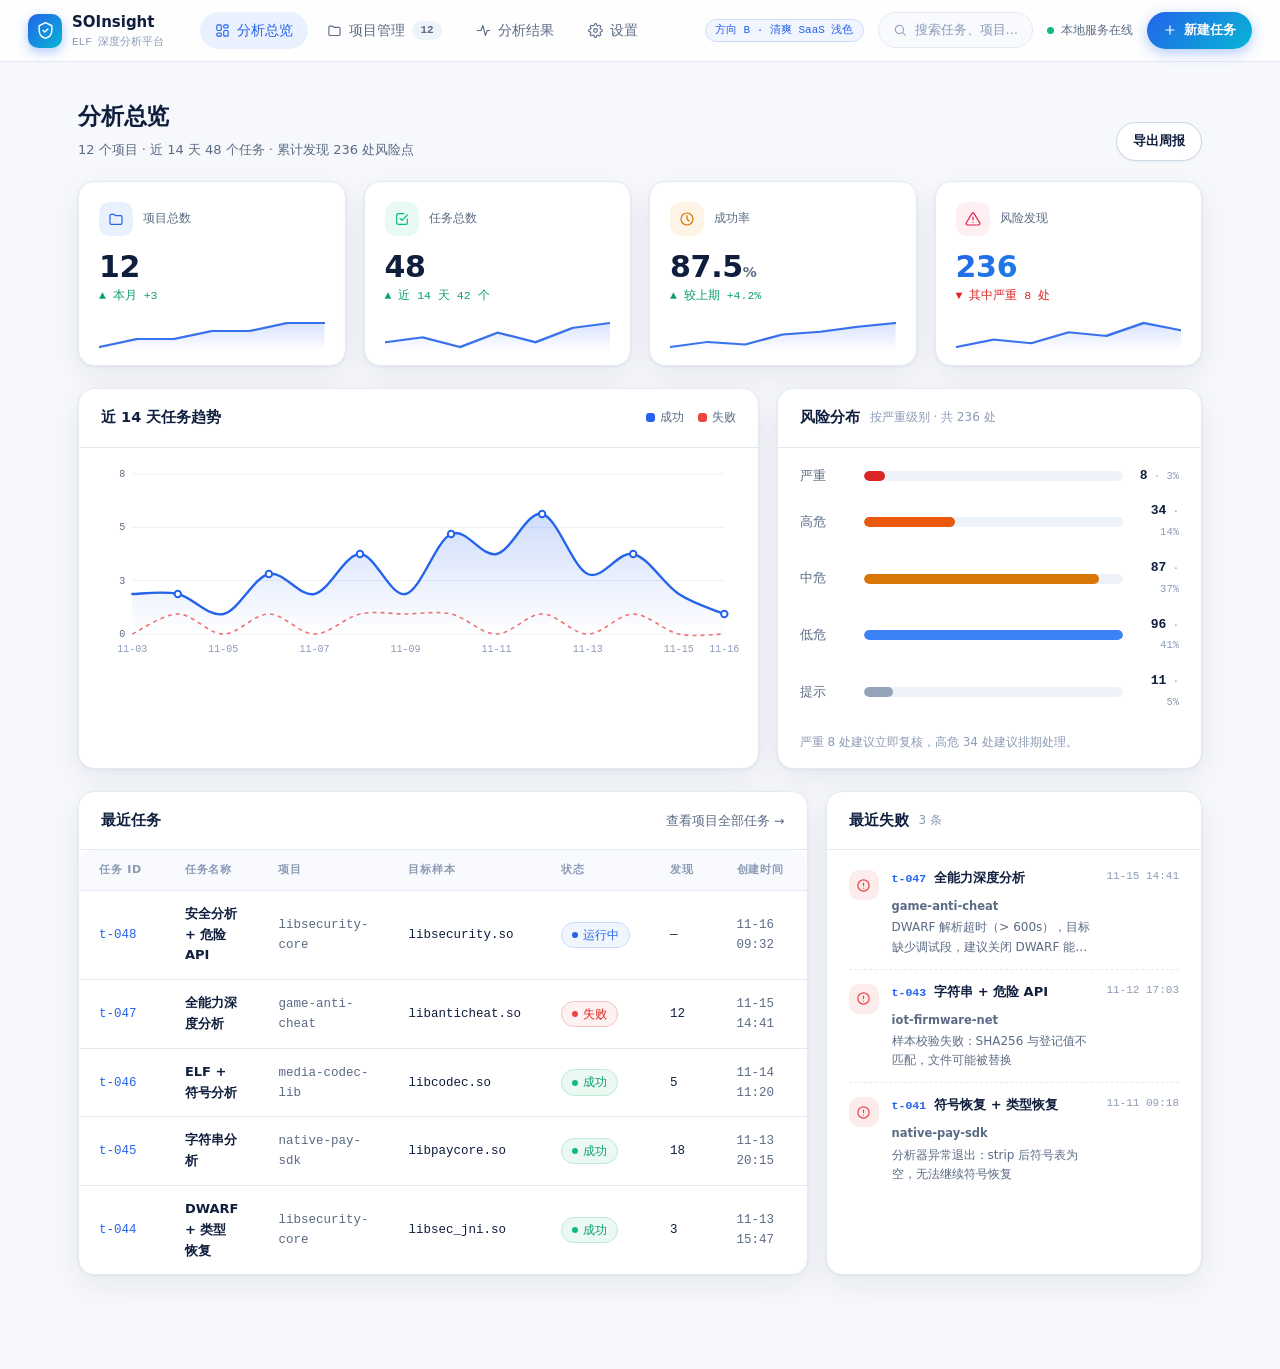
<file: design/ui-preview-b-light-saas.html>
<!DOCTYPE html>
<html lang="zh-CN">
<head>
<meta charset="utf-8">
<meta name="viewport" content="width=device-width, initial-scale=1">
<title>方向 B · 清爽 SaaS 浅色 — SOInsight UI 预览</title>
<!--
  静态预览稿 · 方向 B「清爽 SaaS 浅色」
  ------------------------------------------------------------------
  · 纯静态假数据，不接后端、不改动任何现有文件。
  · 设计要点：
      1. 冷白底 #F6F8FC + 蓝青渐变主按钮（#2563EB → #06B6D4）
      2. 顶部横向导航条（区别于 A / C 的侧栏布局），内容区最大 1180px 居中
      3. 大圆角卡片（16px）+ 柔和双层阴影 + 充足留白，Stripe / Linear 风格
      4. 14 天趋势 = 平滑面积图（SVG 贝塞尔曲线）
      5. 风险分布 = 圆角横向进度条组（区别于 A 的环形图）
      6. 项目管理 = 卡片网格（区别于 A 的表格）
      7. 页面：总览 / 项目管理 / 项目详情 / 分析结果 / 设置 + 两步任务向导弹窗
  · 组件只引用语义变量（--brand / --surface / --sev-* 等），便于落地 console.css。
-->
<style>
/* ================= 1. 设计令牌 ================= */
:root {
  --bg:#F6F8FC; --surface:#FFFFFF; --surface-2:#F8FAFD;
  --text:#0F1E3D; --dim:#5B6B85; --faint:#8B9AB5;
  --brand:#2563EB; --brand-2:#06B6D4; --on-brand:#FFFFFF;
  --ok:#10B981; --warn:#F59E0B; --danger:#EF4444; --info:#3B82F6;
  --sev-critical:#DC2626; --sev-high:#EA580C; --sev-medium:#D97706; --sev-low:#3B82F6; --sev-info:#94A3B8;
  --border:#E4EAF3; --border-strong:#CBD6E6;
  --field:#FFFFFF;
  --shadow-sm:0 1px 2px rgba(15,30,61,.05);
  --shadow:0 1px 3px rgba(15,30,61,.06), 0 10px 30px rgba(15,30,61,.07);
  --shadow-lift:0 2px 6px rgba(15,30,61,.08), 0 16px 40px rgba(15,30,61,.12);
  --grad:linear-gradient(135deg,#2563EB,#06B6D4);
  --radius:16px; --radius-sm:10px;
  --font:"Segoe UI",system-ui,-apple-system,"PingFang SC","Microsoft YaHei",sans-serif;
  --mono:ui-monospace,"Cascadia Code",Consolas,"Courier New",monospace;
  --topnav-h:62px;
}
* { box-sizing:border-box; }
html { scroll-behavior:smooth; }
body { margin:0; min-height:100vh; background:var(--bg); color:var(--text); font:14px/1.6 var(--font); -webkit-font-smoothing:antialiased; }
a { color:var(--brand); text-decoration:none; }
a:hover { text-decoration:underline; }
button { font:inherit; color:inherit; cursor:pointer; background:none; border:none; }
code,.mono { font-family:var(--mono); }
::placeholder { color:var(--faint); }
::-webkit-scrollbar { width:10px; height:10px; }
::-webkit-scrollbar-thumb { background:#C9D5E8; border-radius:999px; }

/* ================= 2. 顶部导航 ================= */
.topnav {
  position:sticky; top:0; z-index:50; height:var(--topnav-h);
  display:flex; align-items:center; gap:22px; padding:0 28px;
  background:rgba(255,255,255,.86); backdrop-filter:blur(12px);
  border-bottom:1px solid var(--border);
}
.brand { display:flex; align-items:center; gap:10px; white-space:nowrap; }
.brand-logo {
  width:34px; height:34px; border-radius:10px; flex:none;
  background:var(--grad); color:#fff;
  display:flex; align-items:center; justify-content:center;
  box-shadow:0 4px 12px rgba(37,99,235,.35);
}
.brand-logo svg { width:19px; height:19px; }
.brand-name { font-weight:700; font-size:15px; }
.brand-sub { font-size:11px; color:var(--faint); font-family:var(--mono); }
.top-links { display:flex; gap:4px; margin-left:14px; }
.top-link {
  padding:8px 15px; border-radius:999px; font-size:13.5px; color:var(--dim);
  font-weight:550; transition:all .15s; display:flex; align-items:center; gap:7px;
  white-space:nowrap;
}
.top-link svg { width:15px; height:15px; }
.top-link:hover { color:var(--text); background:var(--surface-2); }
.top-link.on { color:var(--brand); background:#EAF1FE; }
.top-link .count {
  font-size:11px; font-family:var(--mono); background:#EEF3FA; color:var(--dim);
  padding:1px 8px; border-radius:999px;
}
.top-link.on .count { background:rgba(37,99,235,.12); color:var(--brand); }
.topnav-right { margin-left:auto; display:flex; align-items:center; gap:14px; }
.top-search {
  display:flex; align-items:center; gap:8px; width:auto; flex:0 1 230px; min-width:150px;
  background:var(--surface-2); border:1px solid var(--border); border-radius:999px;
  padding:7px 14px; color:var(--faint); font-size:12.5px; white-space:nowrap;
}
.top-search svg { width:14px; height:14px; }
.health { display:flex; align-items:center; gap:7px; font-size:12px; color:var(--dim); white-space:nowrap; }
.dot { width:7px; height:7px; border-radius:50%; background:var(--ok); }
.dot.pulse { animation:pulse 1.4s ease-in-out infinite; }
@keyframes pulse { 50% { opacity:.35; } }
.dir-chip {
  font-size:11px; font-family:var(--mono); color:var(--brand);
  border:1px solid #C9DCFC; background:#F0F5FE;
  padding:2px 9px; border-radius:999px; white-space:nowrap;
}

.stage { max-width:1180px; margin:0 auto; padding:30px 28px 72px; }
.view { display:none; }
.view.on { display:block; animation:fadein .25s ease; }
@keyframes fadein { from { opacity:0; transform:translateY(6px); } }

/* ================= 3. 通用组件 ================= */
.card { background:var(--surface); border:1px solid var(--border); border-radius:var(--radius); box-shadow:var(--shadow); }
.card-pad { padding:20px 22px; }
.card-head { display:flex; align-items:center; gap:10px; padding:17px 22px; border-bottom:1px solid var(--border); }
.card-title { font-size:14.5px; font-weight:650; }
.card-sub { font-size:12px; color:var(--faint); }
.card-head .spacer { margin-left:auto; }
.link { font-size:12.5px; color:var(--dim); }
.link:hover { color:var(--brand); }

.btn {
  display:inline-flex; align-items:center; gap:7px;
  padding:8px 16px; border-radius:999px; font-size:13px; font-weight:600;
  border:1px solid var(--border-strong); color:var(--text); background:var(--surface);
  transition:all .15s; box-shadow:var(--shadow-sm); white-space:nowrap;
}
.btn svg { width:14px; height:14px; }
.btn:hover { border-color:var(--brand); color:var(--brand); }
.btn.primary { background:var(--grad); color:var(--on-brand); border:none; box-shadow:0 4px 14px rgba(37,99,235,.35); }
.btn.primary:hover { filter:brightness(1.06); color:#fff; }
.btn.danger-ghost { border-color:#F3C6C6; color:var(--danger); background:#FEF5F5; }
.btn.danger-ghost:hover { background:#FDEDED; }
.btn.sm { padding:4px 12px; font-size:12px; }

.chip {
  display:inline-flex; align-items:center; gap:5px;
  font-size:11.5px; font-weight:550; padding:3px 10px; border-radius:999px;
  border:1px solid var(--border); color:var(--dim); white-space:nowrap; background:var(--surface-2);
}
.chip .cdot { width:6px; height:6px; border-radius:50%; background:var(--faint); }
.chip.ok { color:#0E9F6E; border-color:#BEE9D6; background:#EBF9F3; }
.chip.ok .cdot { background:var(--ok); }
.chip.warn { color:#B45309; border-color:#F2DBB6; background:#FEF7EB; }
.chip.warn .cdot { background:var(--warn); }
.chip.fail { color:#DC2626; border-color:#F5C2C2; background:#FEF1F1; }
.chip.fail .cdot { background:var(--danger); }
.chip.run { color:#2563EB; border-color:#C9DCFC; background:#F0F5FE; }
.chip.run .cdot { background:var(--brand); animation:pulse 1.4s infinite; }
.chip.brand { color:var(--brand); border-color:#C9DCFC; background:#F0F5FE; }

input[type=text], input[type=search], select {
  font:inherit; font-size:13px; color:var(--text);
  background:var(--field); border:1px solid var(--border);
  border-radius:var(--radius-sm); padding:8px 14px; outline:none; transition:all .15s;
}
input:focus, select:focus { border-color:var(--brand); box-shadow:0 0 0 4px rgba(37,99,235,.12); }

/* ================= 4. KPI 指标卡 ================= */
.kpi-grid { display:grid; grid-template-columns:repeat(4,1fr); gap:18px; margin-bottom:22px; }
.kpi { padding:20px 20px 14px; }
.kpi-top { display:flex; align-items:center; gap:10px; }
.kpi-ico {
  width:34px; height:34px; border-radius:11px; flex:none;
  display:flex; align-items:center; justify-content:center;
}
.kpi-ico svg { width:16px; height:16px; }
.kpi-ico.i1 { background:#EAF1FE; color:#2563EB; }
.kpi-ico.i2 { background:#E8FAF3; color:#10B981; }
.kpi-ico.i3 { background:#FEF4E6; color:#D97706; }
.kpi-ico.i4 { background:#FDEFF2; color:#E11D48; }
.kpi-label { font-size:12px; color:var(--dim); font-weight:550; }
.kpi-num { font-size:30px; font-weight:750; line-height:1.25; margin-top:12px; letter-spacing:-.01em; }
.kpi-num small { font-size:14px; color:var(--dim); font-weight:550; }
.kpi-num.grad { background:var(--grad); -webkit-background-clip:text; background-clip:text; color:transparent; }
.kpi-delta { font-size:11.5px; font-family:var(--mono); margin-top:2px; }
.kpi-delta.up { color:#0E9F6E; } .kpi-delta.down { color:#DC2626; } .kpi-delta.flat { color:var(--faint); }
.kpi-spark { display:block; margin-top:10px; width:100%; height:36px; }
.kpi-spark polyline { fill:none; stroke:var(--brand); stroke-width:2; stroke-linecap:round; opacity:.9; }
.kpi-spark .fill { fill:url(#sparkGrad); stroke:none; }

/* ================= 5. 图表面板 ================= */
.grid-2 { display:grid; grid-template-columns:1.6fr 1fr; gap:18px; margin-bottom:22px; }
.legend { display:flex; gap:14px; font-size:12px; color:var(--dim); }
.legend i { width:9px; height:9px; border-radius:3px; display:inline-block; margin-right:5px; vertical-align:-1px; }
.trend-wrap { padding:12px 18px 16px; }
.trend-svg { width:100%; height:200px; display:block; }
.trend-svg .gridline { stroke:#EAF0F8; }
.trend-svg text { fill:var(--faint); font-size:10px; font-family:var(--mono); }
.trend-svg .axis-val { fill:var(--dim); }

/* 风险分布横条 */
.sev-list { padding:18px 22px 20px; display:flex; flex-direction:column; gap:15px; }
.sev-row { display:grid; grid-template-columns:52px 1fr 44px; gap:12px; align-items:center; font-size:13px; }
.sev-name { color:var(--dim); font-weight:550; }
.sev-track { height:10px; border-radius:999px; background:#EEF2F9; overflow:hidden; }
.sev-track b { display:block; height:100%; border-radius:999px; transition:width .5s cubic-bezier(.2,.8,.25,1); }
.sev-val { font-family:var(--mono); text-align:right; font-weight:650; }
.sev-val small { color:var(--faint); font-weight:500; font-size:10.5px; }
.sev-foot { font-size:12px; color:var(--faint); padding:0 22px 16px; }

/* 失败列表 */
.fail-list { padding:6px 22px 16px; }
.fail-item { display:flex; gap:13px; padding:12px 0; border-bottom:1px dashed var(--border); align-items:flex-start; }
.fail-item:last-child { border-bottom:none; }
.fail-ico {
  width:30px; height:30px; flex:none; border-radius:10px; margin-top:2px;
  background:#FDECEC; color:var(--danger);
  display:flex; align-items:center; justify-content:center;
}
.fail-ico svg { width:15px; height:15px; }
.fail-main { flex:1; min-width:0; }
.fail-title { font-size:13px; font-weight:600; display:flex; gap:8px; align-items:baseline; flex-wrap:wrap; }
.fail-title .tid { font-family:var(--mono); font-size:11.5px; color:var(--brand); }
.fail-title .proj { font-size:11.5px; color:var(--dim); }
.fail-msg { font-size:12px; color:var(--dim); margin-top:3px; overflow:hidden; display:-webkit-box; -webkit-line-clamp:2; -webkit-box-orient:vertical; }
.fail-time { font-size:11px; color:var(--faint); font-family:var(--mono); white-space:nowrap; }

/* ================= 6. 表格 ================= */
.table-wrap { overflow-x:auto; border-radius:0 0 var(--radius) var(--radius); }
table.tbl { width:100%; border-collapse:collapse; font-size:13px; }
.tbl th { text-align:left; font-size:11px; letter-spacing:.07em; text-transform:uppercase; color:var(--faint); font-weight:600; padding:11px 20px; border-bottom:1px solid var(--border); white-space:nowrap; background:var(--surface-2); }
.tbl th:first-child { border-radius:var(--radius) 0 0 0; }
.tbl th:last-child { border-radius:0 var(--radius) 0 0; }
.tbl th.sortable { cursor:pointer; user-select:none; }
.tbl th.sortable:hover { color:var(--brand); }
.tbl th .arrow { font-size:9px; margin-left:3px; opacity:.7; }
.tbl td { padding:13px 20px; border-bottom:1px solid var(--border); vertical-align:middle; }
.tbl tbody tr:last-child td { border-bottom:none; }
.tbl tbody tr { transition:background .12s; }
.tbl tbody tr:hover { background:#F7FAFE; }
.tbl tbody tr.clickable { cursor:pointer; }
.td-mono { font-family:var(--mono); font-size:12.5px; }
.td-dim { color:var(--dim); }
.td-strong { font-weight:600; }
.td-actions { text-align:right; white-space:nowrap; }

/* ================= 7. 项目视图 ================= */
.page-head { display:flex; align-items:flex-end; gap:14px; margin:6px 0 20px; flex-wrap:wrap; }
.page-title { font-size:23px; font-weight:750; margin:0; letter-spacing:-.01em; }
.page-desc { font-size:13px; color:var(--dim); margin-top:5px; }
.page-head .spacer { margin-left:auto; }
.toolbar { display:flex; gap:12px; align-items:center; margin-bottom:18px; }
.toolbar input[type=search] { width:280px; border-radius:999px; background:var(--surface); }

.proj-grid { display:grid; grid-template-columns:repeat(3,1fr); gap:18px; }
.proj-card { padding:20px; cursor:pointer; transition:all .18s; position:relative; }
.proj-card:hover { box-shadow:var(--shadow-lift); transform:translateY(-2px); border-color:#C9DCFC; }
.pc-head { display:flex; align-items:center; gap:12px; }
.p-ava {
  width:38px; height:38px; border-radius:12px; flex:none;
  display:flex; align-items:center; justify-content:center;
  font-weight:750; font-size:15px; color:#fff;
}
.p-ava.c1 { background:linear-gradient(135deg,#2563EB,#06B6D4); }
.p-ava.c2 { background:linear-gradient(135deg,#10B981,#06B6D4); }
.p-ava.c3 { background:linear-gradient(135deg,#F59E0B,#EF4444); }
.p-ava.c4 { background:linear-gradient(135deg,#8B5CF6,#2563EB); }
.p-name { font-weight:650; font-family:var(--mono); font-size:13.5px; }
.p-status { position:absolute; top:16px; right:16px; }
.p-desc { font-size:12.5px; color:var(--dim); margin-top:12px; min-height:38px; overflow:hidden; display:-webkit-box; -webkit-line-clamp:2; -webkit-box-orient:vertical; }
.pc-foot { display:flex; gap:14px; margin-top:14px; padding-top:14px; border-top:1px dashed var(--border); font-size:12px; color:var(--dim); }
.pc-foot b { font-family:var(--mono); color:var(--text); }
.pc-foot .last { margin-left:auto; font-family:var(--mono); font-size:11px; color:var(--faint); }

/* 项目详情 */
.back-link { display:inline-flex; align-items:center; gap:6px; font-size:13px; color:var(--dim); margin-bottom:16px; }
.back-link:hover { color:var(--brand); }
.proj-hero { display:flex; align-items:center; gap:20px; padding:26px 28px; margin-bottom:18px; flex-wrap:wrap; }
.proj-hero .big-ava {
  width:60px; height:60px; border-radius:18px; flex:none;
  background:var(--grad); display:flex; align-items:center; justify-content:center;
  font-size:23px; font-weight:750; color:#fff; box-shadow:0 8px 20px rgba(37,99,235,.3);
}
.proj-hero h2 { margin:0; font-size:20px; font-family:var(--mono); }
.proj-hero .h-desc { font-size:13px; color:var(--dim); margin-top:5px; }
.h-chips { display:flex; gap:8px; margin-top:12px; flex-wrap:wrap; }
.h-actions { margin-left:auto; display:flex; gap:10px; }
.mini-stats { display:grid; grid-template-columns:repeat(4,1fr); gap:14px; margin-bottom:18px; }
.mini-stat { padding:16px 18px; }
.mini-stat .v { font-size:21px; font-weight:750; }
.mini-stat .k { font-size:11.5px; color:var(--faint); margin-top:2px; }

/* ================= 8. 分析结果 ================= */
.prog-card { margin-bottom:18px; }
.prog-top { display:flex; align-items:center; gap:13px; flex-wrap:wrap; }
.prog-title { font-size:15px; font-weight:650; }
.prog-target { font-family:var(--mono); font-size:12px; color:var(--brand); margin-top:2px; }
.prog-meta { display:flex; gap:16px; margin-left:auto; font-size:12.5px; color:var(--dim); align-items:center; flex-wrap:wrap; }
.prog-meta b { font-family:var(--mono); color:var(--text); font-weight:650; }
.prog-track { height:10px; border-radius:999px; background:#EAEFF7; margin:16px 0 9px; overflow:hidden; }
.prog-fill {
  height:100%; width:68%; border-radius:999px; position:relative;
  background:var(--grad); box-shadow:0 2px 8px rgba(37,99,235,.4);
  animation:grow 1.2s cubic-bezier(.2,.8,.25,1);
}
.prog-fill::after {
  content:""; position:absolute; inset:0;
  background:linear-gradient(90deg,transparent,rgba(255,255,255,.45),transparent);
  animation:shine 1.8s linear infinite;
}
@keyframes grow { from { width:0; } }
@keyframes shine { from { transform:translateX(-100%); } to { transform:translateX(100%); } }
.prog-foot { display:flex; align-items:center; font-size:12.5px; color:var(--dim); gap:8px; }
.prog-foot b { color:var(--brand); font-family:var(--mono); font-size:14px; }
.spinner {
  width:15px; height:15px; border-radius:50%; flex:none;
  border:2.5px solid #D6E4FB; border-top-color:var(--brand);
  animation:spin .8s linear infinite;
}
@keyframes spin { to { transform:rotate(360deg); } }

.tabs-bar { padding:14px 18px 0; border-bottom:1px solid var(--border); display:flex; gap:6px; overflow-x:auto; }
.tab {
  padding:8px 16px; font-size:13px; color:var(--dim); border-radius:999px;
  white-space:nowrap; font-weight:550; transition:all .15s;
}
.tab:hover { color:var(--text); background:var(--surface-2); }
.tab.on { background:#EAF1FE; color:var(--brand); font-weight:650; }
.tab .st { display:inline-block; width:7px; height:7px; border-radius:50%; margin-right:7px; background:var(--faint); }
.tab .st.ok { background:var(--ok); } .tab .st.fail { background:var(--danger); }
.tab .st.run { background:var(--brand); animation:pulse 1.4s infinite; }
.kv-list { padding:10px 22px 18px; }
.kv-row { display:flex; gap:16px; padding:12px 0; border-bottom:1px dashed var(--border); font-size:13px; }
.kv-row:last-child { border-bottom:none; }
.kv-k { width:180px; flex:none; color:var(--dim); }
.kv-v { font-family:var(--mono); font-size:12.5px; word-break:break-all; }
.hard-grid { display:grid; grid-template-columns:repeat(3,1fr); gap:12px; padding:16px 22px 6px; }
.hard-item {
  display:flex; align-items:center; gap:11px; padding:14px 16px;
  border:1px solid var(--border); border-radius:14px; font-size:13px;
  background:var(--surface-2);
}
.hard-item .hi-ico {
  width:26px; height:26px; border-radius:50%; flex:none;
  display:flex; align-items:center; justify-content:center; font-size:12px; font-weight:750;
}
.hard-item.pass { background:#F2FBF7; border-color:#CBEADD; }
.hard-item.pass .hi-ico { background:var(--ok); color:#fff; }
.hard-item.miss { background:#FEF4F4; border-color:#F5CBCB; }
.hard-item.miss .hi-ico { background:var(--danger); color:#fff; }
.hard-item .hi-name { font-family:var(--mono); font-size:12.5px; font-weight:650; }
.hard-item .hi-state { margin-left:auto; font-size:11px; color:var(--dim); }
.sec-sub { font-size:12px; color:var(--faint); padding:18px 22px 0; font-weight:650; letter-spacing:.04em; }

/* ================= 9. 设置 ================= */
.set-grid { display:grid; grid-template-columns:1fr 1fr; gap:18px; }
.set-row { display:flex; align-items:center; gap:14px; padding:15px 22px; border-bottom:1px dashed var(--border); }
.set-row:last-child { border-bottom:none; }
.set-name { font-size:13.5px; font-weight:600; }
.set-desc { font-size:11.5px; color:var(--faint); margin-top:1px; }
.switch { margin-left:auto; width:40px; height:22px; border-radius:99px; background:#DDE5F0; position:relative; transition:background .2s; flex:none; }
.switch::after {
  content:""; position:absolute; top:2px; left:2px; width:18px; height:18px;
  border-radius:50%; background:#fff; transition:all .2s; box-shadow:0 1px 3px rgba(15,30,61,.25);
}
.switch.on { background:var(--brand); }
.switch.on::after { left:20px; }

/* ================= 10. 任务向导弹窗 ================= */
.overlay {
  position:fixed; inset:0; z-index:90; display:flex; align-items:center; justify-content:center;
  background:rgba(15,30,61,.4); backdrop-filter:blur(8px); padding:24px;
}
.overlay[hidden] { display:none; }
.modal {
  width:720px; max-width:100%; max-height:calc(100vh - 80px);
  display:flex; flex-direction:column;
  background:var(--surface); border-radius:20px; box-shadow:0 24px 64px rgba(15,30,61,.28); overflow:hidden;
}
.modal-head { display:flex; align-items:center; gap:12px; padding:20px 24px 16px; border-bottom:1px solid var(--border); }
.modal-ico {
  width:34px; height:34px; border-radius:11px; flex:none; background:var(--grad);
  display:flex; align-items:center; justify-content:center; color:#fff;
}
.modal-ico svg { width:16px; height:16px; }
.modal-title { font-size:16px; font-weight:700; }
.modal-x { margin-left:auto; color:var(--faint); width:30px; height:30px; border-radius:9px; display:flex; align-items:center; justify-content:center; }
.modal-x:hover { color:var(--text); background:var(--surface-2); }
.wiz-steps { display:flex; gap:10px; padding:16px 24px 0; align-items:center; }
.wstep { display:flex; align-items:center; gap:8px; font-size:12.5px; color:var(--faint); font-weight:550; }
.wstep .n {
  width:22px; height:22px; border-radius:50%; border:1.5px solid var(--border-strong);
  display:flex; align-items:center; justify-content:center; font-family:var(--mono); font-size:11px;
}
.wstep.on { color:var(--brand); font-weight:650; }
.wstep.on .n { border-color:var(--brand); background:#EAF1FE; }
.wstep.done .n { border-color:var(--ok); color:var(--ok); background:#EBF9F3; }
.wstep-line { width:36px; height:1.5px; background:var(--border-strong); border-radius:99px; }
.modal-body { padding:18px 24px; overflow-y:auto; }
.modal-foot { display:flex; gap:10px; align-items:center; padding:16px 24px; border-top:1px solid var(--border); background:var(--surface-2); }
.modal-foot .spacer { margin-left:auto; }
.wiz-count { font-size:12.5px; color:var(--dim); }
.wiz-count b { color:var(--brand); font-family:var(--mono); }

.src-grid { display:grid; gap:10px; }
.src-opt {
  display:flex; align-items:center; gap:13px; padding:14px 18px;
  border:1.5px solid var(--border); border-radius:14px;
  background:var(--surface); cursor:pointer; transition:all .15s;
}
.src-opt:hover { border-color:var(--border-strong); box-shadow:var(--shadow-sm); }
.src-opt.sel { border-color:var(--brand); background:#F5F9FF; box-shadow:0 0 0 4px rgba(37,99,235,.1); }
.src-radio { width:17px; height:17px; border-radius:50%; flex:none; border:1.5px solid var(--border-strong); position:relative; }
.src-opt.sel .src-radio { border-color:var(--brand); }
.src-opt.sel .src-radio::after { content:""; position:absolute; inset:3px; border-radius:50%; background:var(--grad); }
.src-name { font-size:13.5px; font-weight:650; }
.src-desc { font-size:11.5px; color:var(--faint); margin-top:1px; }
.src-field { padding:8px 0 2px 36px; }
.src-field input, .src-field select { width:100%; font-family:var(--mono); font-size:12.5px; }
.dropzone {
  margin:0 0 0 36px; border:1.5px dashed var(--border-strong); border-radius:14px;
  padding:24px; text-align:center; color:var(--faint); font-size:12.5px; background:var(--surface-2);
}
.dropzone.hot { border-color:var(--brand); color:var(--brand); background:#F0F5FE; }
.field-row { display:grid; grid-template-columns:1fr 1fr; gap:14px; margin-top:16px; }
.field-row label { font-size:11.5px; color:var(--dim); font-weight:550; display:block; margin-bottom:6px; }
.field-row input { width:100%; font-family:var(--mono); font-size:12.5px; }

.preset-row { display:flex; gap:9px; flex-wrap:wrap; margin-bottom:16px; }
.preset-chip {
  font-size:12px; font-weight:550; padding:6px 14px; border-radius:999px;
  border:1px solid var(--border-strong); color:var(--dim); background:var(--surface); transition:all .15s;
}
.preset-chip:hover, .preset-chip.on { border-color:var(--brand); color:var(--brand); background:#F0F5FE; }
.cap-grid { display:grid; grid-template-columns:1fr 1fr; gap:11px; }
.cap-card {
  display:flex; gap:12px; padding:14px 16px; cursor:pointer;
  border:1.5px solid var(--border); border-radius:14px; transition:all .15s;
}
.cap-card:hover { border-color:var(--border-strong); box-shadow:var(--shadow-sm); }
.cap-card.sel { border-color:var(--brand); background:#F5F9FF; }
.cap-check {
  width:17px; height:17px; border-radius:6px; flex:none; margin-top:2px;
  border:1.5px solid var(--border-strong); display:flex; align-items:center; justify-content:center; background:#fff;
}
.cap-card.sel .cap-check { border-color:var(--brand); background:var(--grad); border:none; }
.cap-check svg { width:10px; height:10px; color:#fff; opacity:0; }
.cap-card.sel .cap-check svg { opacity:1; }
.cap-name { font-size:13px; font-weight:650; }
.cap-desc { font-size:11px; color:var(--faint); margin-top:2px; line-height:1.5; }

/* ================= 11. 响应式 ================= */
@media (max-width:1240px) {
  .dir-chip { display:none; }
}
@media (max-width:1080px) {
  .kpi-grid { grid-template-columns:repeat(2,1fr); }
  .grid-2 { grid-template-columns:1fr; }
  .set-grid { grid-template-columns:1fr; }
  .proj-grid { grid-template-columns:repeat(2,1fr); }
  .top-search, .dir-chip { display:none; }
  .topnav { gap:14px; }
}
@media (max-width:760px) {
  .proj-grid { grid-template-columns:1fr; }
  .top-links { overflow-x:auto; }
  .health span { display:none; }
}
</style>
</head>
<body>

<svg width="0" height="0" style="position:absolute"><defs>
  <linearGradient id="sparkGrad" x1="0" y1="0" x2="0" y2="1">
    <stop offset="0" stop-color="#2563EB" stop-opacity=".18"/>
    <stop offset="1" stop-color="#2563EB" stop-opacity="0"/>
  </linearGradient>
</defs></svg>

<!-- ============ 顶部横向导航 ============ -->
<header class="topnav">
  <div class="brand">
    <div class="brand-logo">
      <svg viewBox="0 0 24 24" fill="none" stroke="currentColor" stroke-width="1.8" stroke-linecap="round" stroke-linejoin="round"><path d="M12 2l8 4v6c0 5-3.5 8.5-8 10-4.5-1.5-8-5-8-10V6z"/><path d="M9 12l2 2 4-4"/></svg>
    </div>
    <div>
      <div class="brand-name">SOInsight</div>
      <div class="brand-sub">ELF 深度分析平台</div>
    </div>
  </div>

  <nav class="top-links">
    <button class="top-link on" data-goto="overview">
      <svg viewBox="0 0 24 24" fill="none" stroke="currentColor" stroke-width="1.8" stroke-linecap="round"><rect x="3" y="3" width="7" height="9" rx="1.5"/><rect x="14" y="3" width="7" height="5" rx="1.5"/><rect x="14" y="12" width="7" height="9" rx="1.5"/><rect x="3" y="16" width="7" height="5" rx="1.5"/></svg>
      分析总览
    </button>
    <button class="top-link" data-goto="projects">
      <svg viewBox="0 0 24 24" fill="none" stroke="currentColor" stroke-width="1.8" stroke-linecap="round" stroke-linejoin="round"><path d="M3 7a2 2 0 0 1 2-2h4l2 2h8a2 2 0 0 1 2 2v9a2 2 0 0 1-2 2H5a2 2 0 0 1-2-2z"/></svg>
      项目管理 <span class="count">12</span>
    </button>
    <button class="top-link" data-goto="results">
      <svg viewBox="0 0 24 24" fill="none" stroke="currentColor" stroke-width="1.8" stroke-linecap="round" stroke-linejoin="round"><path d="M22 12h-4l-3 8-4-16-3 8H2"/></svg>
      分析结果
    </button>
    <button class="top-link" data-goto="settings">
      <svg viewBox="0 0 24 24" fill="none" stroke="currentColor" stroke-width="1.8" stroke-linecap="round" stroke-linejoin="round"><circle cx="12" cy="12" r="3"/><path d="M19.4 15a1.7 1.7 0 0 0 .34 1.87l.06.06a2 2 0 1 1-2.83 2.83l-.06-.06a1.7 1.7 0 0 0-1.87-.34 1.7 1.7 0 0 0-1 1.55V21a2 2 0 1 1-4 0v-.09a1.7 1.7 0 0 0-1.1-1.55 1.7 1.7 0 0 0-1.88.34l-.06.06a2 2 0 1 1-2.83-2.83l.06-.06a1.7 1.7 0 0 0 .34-1.87 1.7 1.7 0 0 0-1.55-1H3a2 2 0 1 1 0-4h.09a1.7 1.7 0 0 0 1.55-1.1 1.7 1.7 0 0 0-.34-1.88l-.06-.06a2 2 0 1 1 2.83-2.83l.06.06a1.7 1.7 0 0 0 1.87.34h.01a1.7 1.7 0 0 0 1-1.55V3a2 2 0 1 1 4 0v.09a1.7 1.7 0 0 0 1 1.55h.01a1.7 1.7 0 0 0 1.87-.34l.06-.06a2 2 0 1 1 2.83 2.83l-.06.06a1.7 1.7 0 0 0-.34 1.87v.01a1.7 1.7 0 0 0 1.55 1H21a2 2 0 1 1 0 4h-.09a1.7 1.7 0 0 0-1.55 1z"/></svg>
      设置
    </button>
  </nav>

  <div class="topnav-right">
    <span class="dir-chip">方向 B · 清爽 SaaS 浅色</span>
    <label class="top-search">
      <svg viewBox="0 0 24 24" fill="none" stroke="currentColor" stroke-width="1.8" stroke-linecap="round"><circle cx="11" cy="11" r="7"/><path d="M21 21l-4.3-4.3"/></svg>
      搜索任务、项目…
    </label>
    <span class="health"><span class="dot"></span><span>本地服务在线</span></span>
    <button class="btn primary" id="btn-new-task-top">
      <svg viewBox="0 0 24 24" fill="none" stroke="currentColor" stroke-width="2" stroke-linecap="round"><path d="M12 5v14M5 12h14"/></svg>
      新建任务
    </button>
  </div>
</header>

<main class="stage">

  <!-- ========== 视图：总览 ========== -->
  <section class="view on" data-view="overview">
    <div class="page-head">
      <div>
        <h1 class="page-title">分析总览</h1>
        <div class="page-desc">12 个项目 · 近 14 天 48 个任务 · 累计发现 236 处风险点</div>
      </div>
      <div class="spacer"></div>
      <button class="btn">导出周报</button>
    </div>

    <div class="kpi-grid">
      <div class="card kpi">
        <div class="kpi-top">
          <span class="kpi-ico i1"><svg viewBox="0 0 24 24" fill="none" stroke="currentColor" stroke-width="1.8" stroke-linecap="round" stroke-linejoin="round"><path d="M3 7a2 2 0 0 1 2-2h4l2 2h8a2 2 0 0 1 2 2v9a2 2 0 0 1-2 2H5a2 2 0 0 1-2-2z"/></svg></span>
          <span class="kpi-label">项目总数</span>
        </div>
        <div class="kpi-num">12</div>
        <div class="kpi-delta up">▲ 本月 +3</div>
        <svg class="kpi-spark" data-spark="9,10,10,11,11,12,12" viewBox="0 0 100 36" preserveAspectRatio="none"></svg>
      </div>
      <div class="card kpi">
        <div class="kpi-top">
          <span class="kpi-ico i2"><svg viewBox="0 0 24 24" fill="none" stroke="currentColor" stroke-width="1.8" stroke-linecap="round" stroke-linejoin="round"><path d="M9 11l3 3 8-8"/><path d="M20 12v6a2 2 0 0 1-2 2H6a2 2 0 0 1-2-2V6a2 2 0 0 1 2-2h9"/></svg></span>
          <span class="kpi-label">任务总数</span>
        </div>
        <div class="kpi-num">48</div>
        <div class="kpi-delta up">▲ 近 14 天 42 个</div>
        <svg class="kpi-spark" data-spark="2,3,1,4,2,5,6" viewBox="0 0 100 36" preserveAspectRatio="none"></svg>
      </div>
      <div class="card kpi">
        <div class="kpi-top">
          <span class="kpi-ico i3"><svg viewBox="0 0 24 24" fill="none" stroke="currentColor" stroke-width="1.8" stroke-linecap="round"><circle cx="12" cy="12" r="9"/><path d="M12 7v5l3 3"/></svg></span>
          <span class="kpi-label">成功率</span>
        </div>
        <div class="kpi-num">87.5<small>%</small></div>
        <div class="kpi-delta up">▲ 较上期 +4.2%</div>
        <svg class="kpi-spark" data-spark="78,80,79,83,84,86,87.5" viewBox="0 0 100 36" preserveAspectRatio="none"></svg>
      </div>
      <div class="card kpi">
        <div class="kpi-top">
          <span class="kpi-ico i4"><svg viewBox="0 0 24 24" fill="none" stroke="currentColor" stroke-width="1.8" stroke-linecap="round"><path d="M12 9v4m0 4h.01M10.3 3.9L1.8 18a2 2 0 0 0 1.7 3h17a2 2 0 0 0 1.7-3L13.7 3.9a2 2 0 0 0-3.4 0z"/></svg></span>
          <span class="kpi-label">风险发现</span>
        </div>
        <div class="kpi-num grad">236</div>
        <div class="kpi-delta down">▼ 其中严重 8 处</div>
        <svg class="kpi-spark" data-spark="14,18,16,22,20,27,23" viewBox="0 0 100 36" preserveAspectRatio="none"></svg>
      </div>
    </div>

    <div class="grid-2">
      <div class="card">
        <div class="card-head">
          <span class="card-title">近 14 天任务趋势</span>
          <span class="spacer"></span>
          <div class="legend">
            <span><i style="background:#2563EB"></i>成功</span>
            <span><i style="background:#EF4444"></i>失败</span>
          </div>
        </div>
        <div class="trend-wrap"><svg class="trend-svg" id="trend-svg" viewBox="0 0 640 200"></svg></div>
      </div>

      <div class="card">
        <div class="card-head">
          <span class="card-title">风险分布</span>
          <span class="card-sub">按严重级别 · 共 236 处</span>
        </div>
        <div class="sev-list" id="sev-list"></div>
        <div class="sev-foot">严重 8 处建议立即复核，高危 34 处建议排期处理。</div>
      </div>
    </div>

    <div class="grid-2">
      <div class="card">
        <div class="card-head">
          <span class="card-title">最近任务</span>
          <span class="spacer"></span>
          <a class="link" href="javascript:void(0)" onclick="goto('detail')">查看项目全部任务 →</a>
        </div>
        <div class="table-wrap">
          <table class="tbl" id="recent-table">
            <thead><tr>
              <th class="sortable" data-key="id">任务 ID<span class="arrow"></span></th>
              <th class="sortable" data-key="name">任务名称<span class="arrow"></span></th>
              <th>项目</th>
              <th>目标样本</th>
              <th class="sortable" data-key="status">状态<span class="arrow"></span></th>
              <th class="sortable" data-key="findings">发现<span class="arrow"></span></th>
              <th class="sortable" data-key="time">创建时间<span class="arrow"></span></th>
            </tr></thead>
            <tbody id="recent-body"></tbody>
          </table>
        </div>
      </div>

      <div class="card">
        <div class="card-head">
          <span class="card-title">最近失败</span>
          <span class="card-sub">3 条</span>
        </div>
        <div class="fail-list" id="fail-list"></div>
      </div>
    </div>
  </section>

  <!-- ========== 视图：项目管理 ========== -->
  <section class="view" data-view="projects">
    <div class="page-head">
      <div>
        <h1 class="page-title">项目管理</h1>
        <div class="page-desc">按项目组织分析任务，跟踪每个 .so 样本的风险变化</div>
      </div>
      <div class="spacer"></div>
      <button class="btn primary" onclick="toast('预览示意：打开新建项目弹窗')">
        <svg viewBox="0 0 24 24" fill="none" stroke="currentColor" stroke-width="2" stroke-linecap="round"><path d="M12 5v14M5 12h14"/></svg>
        新建项目
      </button>
    </div>

    <div class="toolbar">
      <input type="search" id="proj-search" placeholder="搜索项目名称或描述…">
      <span class="chip brand" id="proj-count-chip">共 6 个项目</span>
    </div>

    <div class="proj-grid" id="proj-grid"></div>
  </section>

  <!-- ========== 视图：项目详情 ========== -->
  <section class="view" data-view="detail">
    <a class="back-link" href="javascript:void(0)" onclick="goto('projects')">
      <svg width="14" height="14" viewBox="0 0 24 24" fill="none" stroke="currentColor" stroke-width="2" stroke-linecap="round" stroke-linejoin="round"><path d="M15 18l-6-6 6-6"/></svg>
      返回项目管理
    </a>

    <div class="card proj-hero">
      <div class="big-ava">LS</div>
      <div>
        <h2>libsecurity-core</h2>
        <div class="h-desc">安全加固基础库 · RELRO / CFI 加固验证 · android-arm64</div>
        <div class="h-chips">
          <span class="chip brand">任务 8</span>
          <span class="chip ok">成功 6</span>
          <span class="chip fail">失败 1</span>
          <span class="chip">风险发现 64</span>
        </div>
      </div>
      <div class="h-actions">
        <button class="btn" onclick="toast('预览示意：打开编辑项目弹窗')">编辑项目</button>
        <button class="btn primary" onclick="openWizard()">
          <svg viewBox="0 0 24 24" fill="none" stroke="currentColor" stroke-width="2" stroke-linecap="round"><path d="M12 5v14M5 12h14"/></svg>
          新建任务
        </button>
      </div>
    </div>

    <div class="mini-stats">
      <div class="card mini-stat"><div class="v">8</div><div class="k">累计任务</div></div>
      <div class="card mini-stat"><div class="v">64</div><div class="k">风险发现</div></div>
      <div class="card mini-stat"><div class="v">2m38s</div><div class="k">平均耗时</div></div>
      <div class="card mini-stat"><div class="v" style="color:var(--ok)">86%</div><div class="k">任务成功率</div></div>
    </div>

    <div class="card">
      <div class="card-head">
        <span class="card-title">任务列表</span>
        <span class="card-sub">8 个任务 · 按创建时间倒序</span>
      </div>
      <div class="table-wrap">
        <table class="tbl" id="detail-table">
          <thead><tr>
            <th>任务 ID</th><th>任务名称</th><th>能力数</th>
            <th class="sortable" data-key="status">状态<span class="arrow"></span></th>
            <th class="sortable" data-key="findings">发现<span class="arrow"></span></th>
            <th class="sortable" data-key="time">创建时间<span class="arrow"></span></th>
            <th style="text-align:right">操作</th>
          </tr></thead>
          <tbody id="detail-body"></tbody>
        </table>
      </div>
    </div>
  </section>

  <!-- ========== 视图：分析结果 ========== -->
  <section class="view" data-view="results">
    <div class="page-head">
      <div>
        <h1 class="page-title">分析结果</h1>
        <div class="page-desc">运行中的任务实时进度，已完成任务按能力分页展示</div>
      </div>
    </div>

    <div class="card card-pad prog-card">
      <div class="prog-top">
        <span class="spinner"></span>
        <div>
          <div class="prog-title">安全分析 + 危险 API <span class="chip run" style="margin-left:8px"><span class="cdot"></span>运行中</span></div>
          <div class="prog-target">任务 t-048 · 目标 libsecurity.so · 项目 libsecurity-core</div>
        </div>
        <div class="prog-meta">
          <span>阶段 <b>4/7</b> · 符号分析</span>
          <span>已耗时 <b>04:12</b></span>
          <button class="btn sm danger-ghost" onclick="toast('预览示意：发送 /api/cancel')">停止分析</button>
        </div>
      </div>
      <div class="prog-track"><div class="prog-fill"></div></div>
      <div class="prog-foot"><b>68%</b> · 预计还需 2 分钟 · 已检出 12 处风险</div>
    </div>

    <div class="card">
      <div class="tabs-bar" id="result-tabs"></div>
      <div id="result-panel"></div>
    </div>
  </section>

  <!-- ========== 视图：设置 ========== -->
  <section class="view" data-view="settings">
    <div class="page-head">
      <div>
        <h1 class="page-title">设置</h1>
        <div class="page-desc">界面偏好保存在浏览器本地，运行环境来自 /api/health</div>
      </div>
    </div>

    <div class="set-grid">
      <div class="card">
        <div class="card-head"><span class="card-title">偏好</span></div>
        <div class="set-row">
          <div><div class="set-name">自动刷新运行中的任务</div><div class="set-desc">每 3 秒轮询一次任务进度</div></div>
          <div class="switch on" data-toggle></div>
        </div>
        <div class="set-row">
          <div><div class="set-name">任务完成通知</div><div class="set-desc">长任务结束时弹出提示</div></div>
          <div class="switch" data-toggle></div>
        </div>
        <div class="set-row">
          <div><div class="set-name">保留任务历史</div><div class="set-desc">删除项目时保留其任务记录</div></div>
          <div class="switch on" data-toggle></div>
        </div>
        <div class="set-row">
          <div><div class="set-name">主题跟随系统</div><div class="set-desc">跟随操作系统的亮色 / 暗色偏好</div></div>
          <div class="switch on" data-toggle></div>
        </div>
      </div>

      <div class="card">
        <div class="card-head"><span class="card-title">运行环境</span></div>
        <div class="kv-list">
          <div class="kv-row"><span class="kv-k">服务版本</span><span class="kv-v">v2.4.1</span></div>
          <div class="kv-row"><span class="kv-k">Python</span><span class="kv-v">3.11.8</span></div>
          <div class="kv-row"><span class="kv-k">已注册分析器</span><span class="kv-v">12 个</span></div>
          <div class="kv-row"><span class="kv-k">默认超时</span><span class="kv-v">600s</span></div>
          <div class="kv-row"><span class="kv-k">服务地址</span><span class="kv-v">http://127.0.0.1:8765</span></div>
          <div class="kv-row"><span class="kv-k">数据目录</span><span class="kv-v">~/.soinsight/</span></div>
        </div>
      </div>
    </div>
  </section>

</main>

<!-- ============ 新建任务向导（两步） ============ -->
<div class="overlay" id="wizard-overlay" hidden>
  <div class="modal">
    <div class="modal-head">
      <span class="modal-ico"><svg viewBox="0 0 24 24" fill="none" stroke="currentColor" stroke-width="2" stroke-linecap="round"><path d="M12 5v14M5 12h14"/></svg></span>
      <span class="modal-title">新建分析任务</span>
      <span class="chip brand">libsecurity-core</span>
      <button class="modal-x" onclick="closeWizard()" aria-label="关闭">
        <svg width="15" height="15" viewBox="0 0 24 24" fill="none" stroke="currentColor" stroke-width="2" stroke-linecap="round"><path d="M18 6L6 18M6 6l12 12"/></svg>
      </button>
    </div>

    <div class="wiz-steps">
      <div class="wstep on" id="wstep-1"><span class="n">1</span>选择分析目标</div>
      <div class="wstep-line"></div>
      <div class="wstep" id="wstep-2"><span class="n">2</span>选择分析能力</div>
    </div>

    <div class="modal-body">
      <!-- 步骤 1 -->
      <div class="w-panel" id="wpanel-1">
        <div class="src-grid">
          <div class="src-opt sel" data-src="upload">
            <span class="src-radio"></span>
            <div><div class="src-name">上传样本</div><div class="src-desc">从本机拖入或选择 .so 文件（多模态上传）</div></div>
          </div>
          <div class="dropzone" id="dropzone" style="display:none">
            拖拽 .so 文件到此处，或点击选择文件<br><span style="font-size:11px">支持 arm64-v8a / armeabi-v7a / x86_64</span>
          </div>
          <div class="src-opt" data-src="path">
            <span class="src-radio"></span>
            <div><div class="src-name">服务器路径</div><div class="src-desc">填写服务端可访问的绝对路径</div></div>
          </div>
          <div class="src-field" id="field-path" style="display:none">
            <input type="text" value="/data/samples/libsecurity.so">
          </div>
          <div class="src-opt" data-src="sample">
            <span class="src-radio"></span>
            <div><div class="src-name">已有样本</div><div class="src-desc">从服务端样本库选择</div></div>
          </div>
          <div class="src-field" id="field-sample" style="display:none">
            <select>
              <option>libsecurity.so（2026-11-14 上传 · 8.2 MB）</option>
              <option>libanticheat.so（2026-11-12 上传 · 12.6 MB）</option>
              <option>libpaycore.so（2026-11-08 上传 · 5.1 MB）</option>
            </select>
          </div>
        </div>
        <div class="field-row">
          <div><label>Include 模式（可选）</label><input type="text" placeholder="如 jni/*"></div>
          <div><label>Exclude 模式（可选）</label><input type="text" placeholder="如 test/*"></div>
        </div>
      </div>

      <!-- 步骤 2 -->
      <div class="w-panel" id="wpanel-2" style="display:none">
        <div class="preset-row">
          <span class="preset-chip" data-preset="quick">快速体检</span>
          <span class="preset-chip" data-preset="audit">发布前审计</span>
          <span class="preset-chip" data-preset="strings">字符串情报</span>
          <span style="font-size:11.5px;color:var(--faint);align-self:center">点击套用预置方案</span>
        </div>
        <div class="cap-grid" id="cap-grid"></div>
      </div>
    </div>

    <div class="modal-foot">
      <span class="wiz-count" id="wiz-count">已选 <b>0</b> 项能力</span>
      <span class="spacer"></span>
      <button class="btn" onclick="closeWizard()">取消</button>
      <button class="btn" id="wiz-prev" style="display:none" onclick="wizPrev()">上一步</button>
      <button class="btn primary" id="wiz-next" onclick="wizNext()">下一步</button>
    </div>
  </div>
</div>

<div id="toast-box" style="position:fixed;bottom:24px;left:50%;transform:translateX(-50%);z-index:99"></div>

<script>
/* ================= 数据（与真实 /api/overview 字段对齐） ================= */
const CAPS = [
  { id:'file',    name:'文件分析',   desc:'Hash、熵、Magic、架构、ABI、Strip 状态' },
  { id:'elf',     name:'ELF 解析',   desc:'Header、Section、Segment、Dynamic、重定位' },
  { id:'symbols', name:'符号分析',   desc:'导入/导出符号、Weak/Hidden、JNI 注册' },
  { id:'dwarf',   name:'DWARF 解析', desc:'源文件、变量、结构体、类、模板、命名空间' },
  { id:'danger',  name:'危险 API',   desc:'strcpy / system / memcpy 等高危调用点定位' },
  { id:'strings', name:'字符串分析', desc:'URL、IP、JSON、路径、日志、配置项' },
  { id:'risk',    name:'安全分析',   desc:'RELRO、NX、PIE、Canary、FORTIFY、CFI' },
];
const PRESET_CAPS = {
  quick:  ['file','elf','risk'],
  audit:  ['file','elf','symbols','dwarf','danger','strings','risk'],
  strings:['strings'],
};
const PROJECTS = [
  { name:'libsecurity-core', desc:'安全加固基础库 · RELRO/CFI 加固验证 · android-arm64', tasks:8, findings:64, last:'2026-11-16 09:32', status:'ok',    c:'c1' },
  { name:'native-pay-sdk',   desc:'支付 SDK 原生层合规检查，覆盖字符串与危险 API', tasks:6, findings:41, last:'2026-11-15 18:04', status:'ok',    c:'c2' },
  { name:'game-anti-cheat',  desc:'反作弊模块加密算法审计，最近一次全能力分析失败', tasks:9, findings:87, last:'2026-11-15 14:41', status:'fail',  c:'c3' },
  { name:'media-codec-lib',  desc:'音视频编解码第三方库识别（OpenSSL / FFmpeg）',  tasks:5, findings:23, last:'2026-11-14 11:20', status:'ok',    c:'c4' },
  { name:'iot-firmware-net', desc:'IoT 固件网络组件危险 API 扫描',                tasks:4, findings:15, last:'2026-11-12 16:55', status:'warn',  c:'c2' },
  { name:'legacy-wrapper',   desc:'历史遗留 JNI 封装层，超过 7 天未扫描',          tasks:2, findings:6,  last:'2026-10-28 10:12', status:'stale', c:'c1' },
];
const RECENT_TASKS = [
  { id:'t-048', name:'安全分析 + 危险 API',   proj:'libsecurity-core', target:'libsecurity.so',  status:'run',  findings:'—', time:'11-16 09:32' },
  { id:'t-047', name:'全能力深度分析',        proj:'game-anti-cheat',  target:'libanticheat.so', status:'fail', findings:12,  time:'11-15 14:41' },
  { id:'t-046', name:'ELF + 符号分析',        proj:'media-codec-lib',  target:'libcodec.so',     status:'ok',   findings:5,   time:'11-14 11:20' },
  { id:'t-045', name:'字符串分析',            proj:'native-pay-sdk',   target:'libpaycore.so',   status:'ok',   findings:18,  time:'11-13 20:15' },
  { id:'t-044', name:'DWARF + 类型恢复',      proj:'libsecurity-core', target:'libsec_jni.so',   status:'ok',   findings:3,   time:'11-13 15:47' },
];
const PROJECT_TASKS = [
  { id:'t-048', name:'安全分析 + 危险 API', caps:3, status:'run',  findings:'—', time:'2026-11-16 09:32' },
  { id:'t-044', name:'DWARF + 类型恢复',    caps:2, status:'ok',   findings:3,   time:'2026-11-13 15:47' },
  { id:'t-039', name:'全能力深度分析',      caps:7, status:'ok',   findings:28,  time:'2026-11-10 10:05' },
  { id:'t-036', name:'字符串分析',          caps:1, status:'ok',   findings:11,  time:'2026-11-08 16:22' },
  { id:'t-033', name:'ELF 解析 + 符号分析', caps:2, status:'fail', findings:0,   time:'2026-11-06 09:14' },
  { id:'t-031', name:'算法识别 + 常量分析', caps:2, status:'ok',   findings:9,   time:'2026-11-04 13:30' },
];
const FAILURES = [
  { tid:'t-047', proj:'game-anti-cheat',  name:'全能力深度分析',      time:'11-15 14:41', msg:'DWARF 解析超时（> 600s），目标缺少调试段，建议关闭 DWARF 能力或补充符号' },
  { tid:'t-043', proj:'iot-firmware-net', name:'字符串 + 危险 API',   time:'11-12 17:03', msg:'样本校验失败：SHA256 与登记值不匹配，文件可能被替换' },
  { tid:'t-041', proj:'native-pay-sdk',   name:'符号恢复 + 类型恢复', time:'11-11 09:18', msg:'分析器异常退出：strip 后符号表为空，无法继续符号恢复' },
];
const TREND = [
  { d:'11-03', ok:2, err:0 }, { d:'11-04', ok:2, err:1 }, { d:'11-05', ok:1, err:0 },
  { d:'11-06', ok:3, err:1 }, { d:'11-07', ok:2, err:0 }, { d:'11-08', ok:4, err:1 },
  { d:'11-09', ok:2, err:1 }, { d:'11-10', ok:5, err:1 }, { d:'11-11', ok:4, err:0 },
  { d:'11-12', ok:6, err:1 }, { d:'11-13', ok:3, err:0 }, { d:'11-14', ok:4, err:1 },
  { d:'11-15', ok:2, err:0 }, { d:'11-16', ok:1, err:0 },
];
const SEVERITY = [
  { key:'critical', name:'严重', n:8,  color:'var(--sev-critical)' },
  { key:'high',     name:'高危', n:34, color:'var(--sev-high)' },
  { key:'medium',   name:'中危', n:87, color:'var(--sev-medium)' },
  { key:'low',      name:'低危', n:96, color:'var(--sev-low)' },
  { key:'info',     name:'提示', n:11, color:'var(--sev-info)' },
];
const HARDENING = [
  { name:'RELRO',  pass:true },  { name:'NX',     pass:true },
  { name:'PIE',    pass:false }, { name:'Canary', pass:true },
  { name:'FORTIFY',pass:true },  { name:'CFI',    pass:false },
];
const DANGER_APIS = [
  { api:'strcpy', lib:'libc.so',        n:6,  sev:'critical', loc:'jni/crypto_check.c:142' },
  { api:'system', lib:'libexec.so',     n:2,  sev:'critical', loc:'exec/runner.c:58' },
  { api:'dlopen', lib:'libloader.so',   n:3,  sev:'high',     loc:'loader/plugin.c:77' },
  { api:'memcpy', lib:'libsecurity.so', n:14, sev:'medium',   loc:'core/buffer.c:210' },
];
const TAB_STATUS = [
  { id:'file', st:'ok' }, { id:'elf', st:'ok' }, { id:'symbols', st:'run' },
  { id:'dwarf', st:'ok' }, { id:'danger', st:'fail' }, { id:'strings', st:'ok' }, { id:'risk', st:'ok' },
];
const TAB_CONTENT = {
  file:[['SHA256','3f9a7e…c21d'],['架构','AArch64'],['ABI','arm64-v8a'],['熵值','6.42'],['Strip','未剥离'],['Magic','ELF 64-bit LSB shared object, ARM aarch64']],
  elf:[['Sections','28'],['Segments','8'],['动态依赖','libc.so · liblog.so · libm.so'],['重定位','312'],['TLS 段','1']],
  symbols:[['导出符号','486'],['导入符号','217'],['Weak 符号','12'],['Hidden 符号','34'],['JNI 注册函数','24']],
  dwarf:[['编译单元','18'],['结构体','64'],['类','12'],['模板实例','7'],['命名空间','9']],
  strings:[['URL','32 条 · 例 https://api.example.com/v2/report'],['IP','8 条 · 例 10.12.34.7'],['JSON 配置','5 处'],['文件路径','17 处']],
};

/* ================= 基础工具 ================= */
const $ = s => document.querySelector(s);
const $$ = s => Array.from(document.querySelectorAll(s));
const esc = s => String(s).replace(/[&<>"]/g, c => ({'&':'&amp;','<':'&lt;','>':'&gt;','"':'&quot;'}[c]));

const STATUS_CHIP = {
  ok:   '<span class="chip ok"><span class="cdot"></span>成功</span>',
  warn: '<span class="chip warn"><span class="cdot"></span>部分失败</span>',
  fail: '<span class="chip fail"><span class="cdot"></span>失败</span>',
  run:  '<span class="chip run"><span class="cdot"></span>运行中</span>',
  stale:'<span class="chip"><span class="cdot"></span>陈旧</span>',
};
const STATUS_ORDER = { run:0, fail:1, warn:2, ok:3, stale:4 };
const STATUS_CARD = {
  ok:'<span class="chip ok"><span class="cdot"></span>正常</span>',
  warn:'<span class="chip warn"><span class="cdot"></span>部分失败</span>',
  fail:'<span class="chip fail"><span class="cdot"></span>上次失败</span>',
  stale:'<span class="chip"><span class="cdot"></span>陈旧</span>',
};

function toast(msg) {
  const box = $('#toast-box');
  const el = document.createElement('div');
  el.className = 'chip brand';
  el.style.cssText = 'margin-top:8px;padding:9px 18px;font-size:13px;box-shadow:0 8px 24px rgba(15,30,61,.2)';
  el.textContent = msg;
  box.appendChild(el);
  setTimeout(() => el.remove(), 2200);
}

/* ================= 视图切换 ================= */
function goto(view) {
  $$('.top-link[data-goto]').forEach(b => b.classList.toggle('on', b.dataset.goto === view || (view === 'detail' && b.dataset.goto === 'projects')));
  $$('.view').forEach(v => v.classList.toggle('on', v.dataset.view === view));
  window.scrollTo({ top:0 });
}
$$('.top-link[data-goto]').forEach(b => b.addEventListener('click', () => goto(b.dataset.goto)));

/* ================= Sparkline ================= */
$$('svg[data-spark]').forEach(svg => {
  const vals = svg.dataset.spark.split(',').map(Number);
  const min = Math.min(...vals), max = Math.max(...vals), span = (max - min) || 1;
  const pts = vals.map((v, i) => [i * (100 / (vals.length - 1)), 30 - ((v - min) / span) * 24 + 2]);
  const line = pts.map(p => p[0].toFixed(1) + ',' + p[1].toFixed(1)).join(' ');
  svg.innerHTML =
    '<polygon class="fill" points="' + line + ' 100,36 0,36"></polygon>' +
    '<polyline points="' + line + '"></polyline>';
});

/* ================= 14 天趋势（平滑面积图） ================= */
(function renderTrend() {
  const svg = $('#trend-svg'), W = 640, H = 200;
  const padL = 34, padR = 14, padB = 26, padT = 14;
  const iw = W - padL - padR, ih = H - padT - padB;
  const max = Math.max(...TREND.map(t => t.ok + t.err)) + 1;
  const X = i => padL + iw * i / (TREND.length - 1);
  const Y = v => padT + ih - (v / max) * ih;

  // Catmull-Rom → Bezier 平滑路径
  function smoothPath(pts) {
    if (pts.length < 2) return '';
    let d = 'M' + pts[0][0].toFixed(1) + ' ' + pts[0][1].toFixed(1);
    for (let i = 0; i < pts.length - 1; i++) {
      const p0 = pts[Math.max(0, i - 1)], p1 = pts[i], p2 = pts[i + 1], p3 = pts[Math.min(pts.length - 1, i + 2)];
      const c1x = p1[0] + (p2[0] - p0[0]) / 6, c1y = p1[1] + (p2[1] - p0[1]) / 6;
      const c2x = p2[0] - (p3[0] - p1[0]) / 6, c2y = p2[1] - (p3[1] - p1[1]) / 6;
      d += ' C' + c1x.toFixed(1) + ' ' + c1y.toFixed(1) + ',' + c2x.toFixed(1) + ' ' + c2y.toFixed(1) + ',' + p2[0].toFixed(1) + ' ' + p2[1].toFixed(1);
    }
    return d;
  }

  const okPts = TREND.map((t, i) => [X(i), Y(t.ok)]);
  const errPts = TREND.map((t, i) => [X(i), Y(t.err)]);
  const okLine = smoothPath(okPts);
  const okArea = okLine + ' L' + X(TREND.length - 1).toFixed(1) + ' ' + (padT + ih) + ' L' + padL + ' ' + (padT + ih) + ' Z';
  const errLine = smoothPath(errPts);

  let out = '<defs><linearGradient id="areaOk" x1="0" y1="0" x2="0" y2="1">'
    + '<stop offset="0" stop-color="#2563EB" stop-opacity=".22"/><stop offset="1" stop-color="#2563EB" stop-opacity="0"/></linearGradient></defs>';
  for (let g = 0; g <= 3; g++) {
    const y = padT + ih - (ih * g / 3), val = Math.round(max * g / 3);
    out += '<line class="gridline" x1="' + padL + '" y1="' + y + '" x2="' + (W - padR) + '" y2="' + y + '"></line>';
    out += '<text class="axis-val" x="' + (padL - 7) + '" y="' + (y + 3) + '" text-anchor="end">' + val + '</text>';
  }
  TREND.forEach((t, i) => {
    if (i % 2 === 0 || i === TREND.length - 1) out += '<text x="' + X(i) + '" y="' + (H - 8) + '" text-anchor="middle">' + t.d + '</text>';
  });
  out += '<path d="' + okArea + '" fill="url(#areaOk)"></path>';
  out += '<path d="' + errLine + '" fill="none" stroke="#EF4444" stroke-width="1.6" stroke-dasharray="4 4" opacity=".75"></path>';
  out += '<path d="' + okLine + '" fill="none" stroke="#2563EB" stroke-width="2.4" stroke-linecap="round"></path>';
  okPts.forEach((p, i) => {
    if (i % 2 === 1 || i === okPts.length - 1) out += '<circle cx="' + p[0].toFixed(1) + '" cy="' + p[1].toFixed(1) + '" r="3.2" fill="#fff" stroke="#2563EB" stroke-width="2"><title>' + TREND[i].d + ' 成功 ' + TREND[i].ok + '</title></circle>';
  });
  svg.innerHTML = out;
})();

/* ================= 风险分布横条 ================= */
(function renderSev() {
  const total = SEVERITY.reduce((s, x) => s + x.n, 0);
  const maxN = Math.max(...SEVERITY.map(s => s.n));
  $('#sev-list').innerHTML = SEVERITY.map(s =>
    '<div class="sev-row"><span class="sev-name">' + s.name + '</span>'
    + '<span class="sev-track"><b style="width:' + (s.n / maxN * 100).toFixed(1) + '%;background:' + s.color + '"></b></span>'
    + '<span class="sev-val">' + s.n + '<small> · ' + Math.round(s.n / total * 100) + '%</small></span></div>'
  ).join('');
})();

/* ================= 表格渲染 + 排序 ================= */
function renderRecent(rows) {
  $('#recent-body').innerHTML = rows.map(t =>
    '<tr class="clickable" onclick="goto(\'results\')" title="点击查看结果回放">'
    + '<td class="td-mono" style="color:var(--brand)">' + esc(t.id) + '</td>'
    + '<td class="td-strong">' + esc(t.name) + '</td>'
    + '<td class="td-dim td-mono">' + esc(t.proj) + '</td>'
    + '<td class="td-mono">' + esc(t.target) + '</td>'
    + '<td>' + STATUS_CHIP[t.status] + '</td>'
    + '<td class="td-mono">' + t.findings + '</td>'
    + '<td class="td-dim td-mono">' + esc(t.time) + '</td></tr>'
  ).join('');
}
function renderProjects(rows) {
  $('#proj-grid').innerHTML = rows.map(p =>
    '<div class="card proj-card" onclick="goto(\'detail\')">'
    + '<div class="pc-head"><span class="p-ava ' + p.c + '">' + esc(p.name[0].toUpperCase()) + '</span>'
    + '<div class="p-name">' + esc(p.name) + '</div></div>'
    + '<div class="p-status">' + STATUS_CARD[p.status] + '</div>'
    + '<div class="p-desc">' + esc(p.desc) + '</div>'
    + '<div class="pc-foot"><span>任务 <b>' + p.tasks + '</b></span><span>发现 <b>' + p.findings + '</b></span>'
    + '<span class="last">' + esc(p.last.slice(5)) + '</span></div></div>'
  ).join('');
  $('#proj-count-chip').textContent = '共 ' + rows.length + ' 个项目';
}
function renderDetail() {
  $('#detail-body').innerHTML = PROJECT_TASKS.map(t =>
    '<tr class="clickable" onclick="goto(\'results\')" title="成功任务可点击回放结果">'
    + '<td class="td-mono" style="color:var(--brand)">' + esc(t.id) + '</td>'
    + '<td class="td-strong">' + esc(t.name) + '</td>'
    + '<td class="td-mono">' + t.caps + '</td>'
    + '<td>' + STATUS_CHIP[t.status] + '</td>'
    + '<td class="td-mono">' + t.findings + '</td>'
    + '<td class="td-dim td-mono">' + esc(t.time) + '</td>'
    + '<td class="td-actions">'
    + (t.status === 'ok' ? '<button class="btn sm" onclick="event.stopPropagation();goto(\'results\')">回放结果</button> ' : '')
    + '<button class="btn sm danger-ghost" onclick="event.stopPropagation();toast(\'预览示意：删除确认弹窗\')">删除</button></td></tr>'
  ).join('');
}
renderRecent(RECENT_TASKS);
renderProjects(PROJECTS);
renderDetail();

function makeSortable(tableSel, rows, renderFn) {
  const ths = $$(tableSel + ' th.sortable');
  ths.forEach(th => th.addEventListener('click', () => {
    const key = th.dataset.key;
    const dir = th.dataset.dir === 'asc' ? 'desc' : 'asc';
    ths.forEach(t => { t.dataset.dir = ''; const a = t.querySelector('.arrow'); if (a) a.textContent = ''; });
    th.dataset.dir = dir;
    const arrow = th.querySelector('.arrow'); if (arrow) arrow.textContent = dir === 'asc' ? '▲' : '▼';
    const sorted = rows.slice().sort((a, b) => {
      let va = a[key], vb = b[key];
      if (key === 'status') { va = STATUS_ORDER[va]; vb = STATUS_ORDER[vb]; }
      if (typeof va === 'string' && typeof vb === 'string') return dir === 'asc' ? va.localeCompare(vb) : vb.localeCompare(va);
      va = (va === '—' || va === undefined) ? -1 : Number(va);
      vb = (vb === '—' || vb === undefined) ? -1 : Number(vb);
      return dir === 'asc' ? va - vb : vb - va;
    });
    renderFn(sorted);
  }));
}
makeSortable('#recent-table', RECENT_TASKS, renderRecent);
makeSortable('#detail-table', PROJECT_TASKS, renderDetail);

/* 项目搜索过滤 */
$('#proj-search').addEventListener('input', e => {
  const q = e.target.value.trim().toLowerCase();
  renderProjects(PROJECTS.filter(p => !q || p.name.toLowerCase().includes(q) || p.desc.toLowerCase().includes(q)));
});

/* 失败列表 */
$('#fail-list').innerHTML = FAILURES.map(f =>
  '<div class="fail-item"><div class="fail-ico">'
  + '<svg viewBox="0 0 24 24" fill="none" stroke="currentColor" stroke-width="2" stroke-linecap="round"><circle cx="12" cy="12" r="9"/><path d="M12 8v4m0 4h.01"/></svg></div>'
  + '<div class="fail-main"><div class="fail-title"><span class="tid">' + esc(f.tid) + '</span>' + esc(f.name)
  + '<span class="proj">' + esc(f.proj) + '</span></div>'
  + '<div class="fail-msg">' + esc(f.msg) + '</div></div>'
  + '<div class="fail-time">' + esc(f.time) + '</div></div>'
).join('');

/* ================= 结果 Tab ================= */
function kvPanel(rows) {
  return '<div class="kv-list">' + rows.map(r =>
    '<div class="kv-row"><span class="kv-k">' + esc(r[0]) + '</span><span class="kv-v">' + esc(r[1]) + '</span></div>'
  ).join('') + '</div>';
}
function riskPanel() {
  const hard = '<div class="sec-sub">安全加固检查</div><div class="hard-grid">'
    + HARDENING.map(h => '<div class="hard-item ' + (h.pass ? 'pass' : 'miss') + '"><span class="hi-ico">' + (h.pass ? '✓' : '✕') + '</span>'
    + '<span class="hi-name">' + h.name + '</span><span class="hi-state">' + (h.pass ? '已启用' : '未启用') + '</span></div>').join('')
    + '</div>';
  const tbl = '<div class="sec-sub">危险 API 检出（' + DANGER_APIS.length + ' 个）</div><div class="table-wrap"><table class="tbl"><thead><tr>'
    + '<th>API</th><th>所在库</th><th>调用点</th><th>级别</th><th>示例位置</th></tr></thead><tbody>'
    + DANGER_APIS.map(d => '<tr><td class="td-mono td-strong">' + esc(d.api) + '</td><td class="td-mono">' + esc(d.lib) + '</td>'
    + '<td class="td-mono">' + d.n + '</td>'
    + '<td><span class="chip" style="color:var(--sev-' + d.sev + ');border-color:var(--sev-' + d.sev + ');background:transparent">' + (d.sev === 'critical' ? '严重' : d.sev === 'high' ? '高危' : '中危') + '</span></td>'
    + '<td class="td-mono td-dim">' + esc(d.loc) + '</td></tr>').join('')
    + '</tbody></table></div>';
  return '<div style="padding-bottom:16px">' + hard + tbl + '</div>';
}
function renderResultTabs(activeId) {
  $('#result-tabs').innerHTML = CAPS.map(c => {
    const st = (TAB_STATUS.find(s => s.id === c.id) || {}).st || 'ok';
    return '<button class="tab' + (c.id === activeId ? ' on' : '') + '" data-tab="' + c.id + '">'
      + '<span class="st ' + st + '"></span>' + c.name + '</button>';
  }).join('');
  const panel = activeId === 'risk' ? riskPanel() : kvPanel(TAB_CONTENT[activeId] || [['提示','该能力暂无数据']]);
  $('#result-panel').innerHTML = panel;
  $$('#result-tabs .tab').forEach(b => b.addEventListener('click', () => renderResultTabs(b.dataset.tab)));
}
renderResultTabs('risk');

/* ================= 设置开关 ================= */
$$('[data-toggle]').forEach(sw => sw.addEventListener('click', () => sw.classList.toggle('on')));

/* ================= 向导 ================= */
const SRC_FIELD = { upload:'dropzone', path:'field-path', sample:'field-sample' };
let wizStep = 1;
const selCaps = new Set(['file', 'elf', 'symbols', 'risk']);

function openWizard() { $('#wizard-overlay').hidden = false; setWizStep(1); }
function closeWizard() { $('#wizard-overlay').hidden = true; }
$('#btn-new-task-top').addEventListener('click', openWizard);
$('#wizard-overlay').addEventListener('click', e => { if (e.target === e.currentTarget) closeWizard(); });
document.addEventListener('keydown', e => { if (e.key === 'Escape') closeWizard(); });

$$('.src-opt').forEach(opt => opt.addEventListener('click', () => {
  $$('.src-opt').forEach(o => o.classList.remove('sel'));
  opt.classList.add('sel');
  Object.values(SRC_FIELD).forEach(id => { $('#' + id).style.display = 'none'; });
  const f = SRC_FIELD[opt.dataset.src];
  if (f) $('#' + f).style.display = '';
}));

function renderCaps() {
  $('#cap-grid').innerHTML = CAPS.map(c =>
    '<div class="cap-card' + (selCaps.has(c.id) ? ' sel' : '') + '" data-cap="' + c.id + '">'
    + '<span class="cap-check"><svg viewBox="0 0 24 24" fill="none" stroke="currentColor" stroke-width="3.2" stroke-linecap="round" stroke-linejoin="round"><path d="M4 12l6 6L20 6"/></svg></span>'
    + '<div><div class="cap-name">' + c.name + '</div><div class="cap-desc">' + c.desc + '</div></div></div>'
  ).join('');
  $$('.cap-card').forEach(card => card.addEventListener('click', () => {
    const id = card.dataset.cap;
    selCaps.has(id) ? selCaps.delete(id) : selCaps.add(id);
    renderCaps();
  }));
  $$('.preset-chip').forEach(ch => ch.classList.toggle('on', JSON.stringify(PRESET_CAPS[ch.dataset.preset].slice().sort()) === JSON.stringify(Array.from(selCaps).sort())));
  $('#wiz-count').innerHTML = '已选 <b>' + selCaps.size + '</b> 项能力';
}
$$('.preset-chip').forEach(ch => ch.addEventListener('click', () => {
  PRESET_CAPS[ch.dataset.preset].forEach(id => selCaps.add(id));
  renderCaps();
}));
renderCaps();

function setWizStep(n) {
  wizStep = n;
  $('#wpanel-1').style.display = n === 1 ? '' : 'none';
  $('#wpanel-2').style.display = n === 2 ? '' : 'none';
  $('#wstep-1').className = 'wstep ' + (n >= 1 ? (n === 1 ? 'on' : 'done') : '');
  $('#wstep-2').className = 'wstep ' + (n === 2 ? 'on' : '');
  $('#wstep-1 .n').textContent = n >= 2 ? '✓' : '1';
  $('#wiz-prev').style.display = n === 2 ? '' : 'none';
  $('#wiz-next').textContent = n === 1 ? '下一步' : '开始分析';
}
function wizPrev() { if (wizStep === 2) setWizStep(1); }
function wizNext() {
  if (wizStep === 1) setWizStep(2);
  else { closeWizard(); toast('预览示意：POST /api/analyze 开始分析（' + selCaps.size + ' 项能力）'); }
}

/* dropzone 演示 */
const dz = $('#dropzone');
dz.addEventListener('dragover', e => { e.preventDefault(); dz.classList.add('hot'); });
dz.addEventListener('dragleave', () => dz.classList.remove('hot'));
dz.addEventListener('drop', e => { e.preventDefault(); dz.classList.remove('hot'); toast('预览示意：接收文件 ' + (e.dataTransfer.files[0] ? e.dataTransfer.files[0].name : 'demo.so')); });
</script>
</body>
</html>
</file>
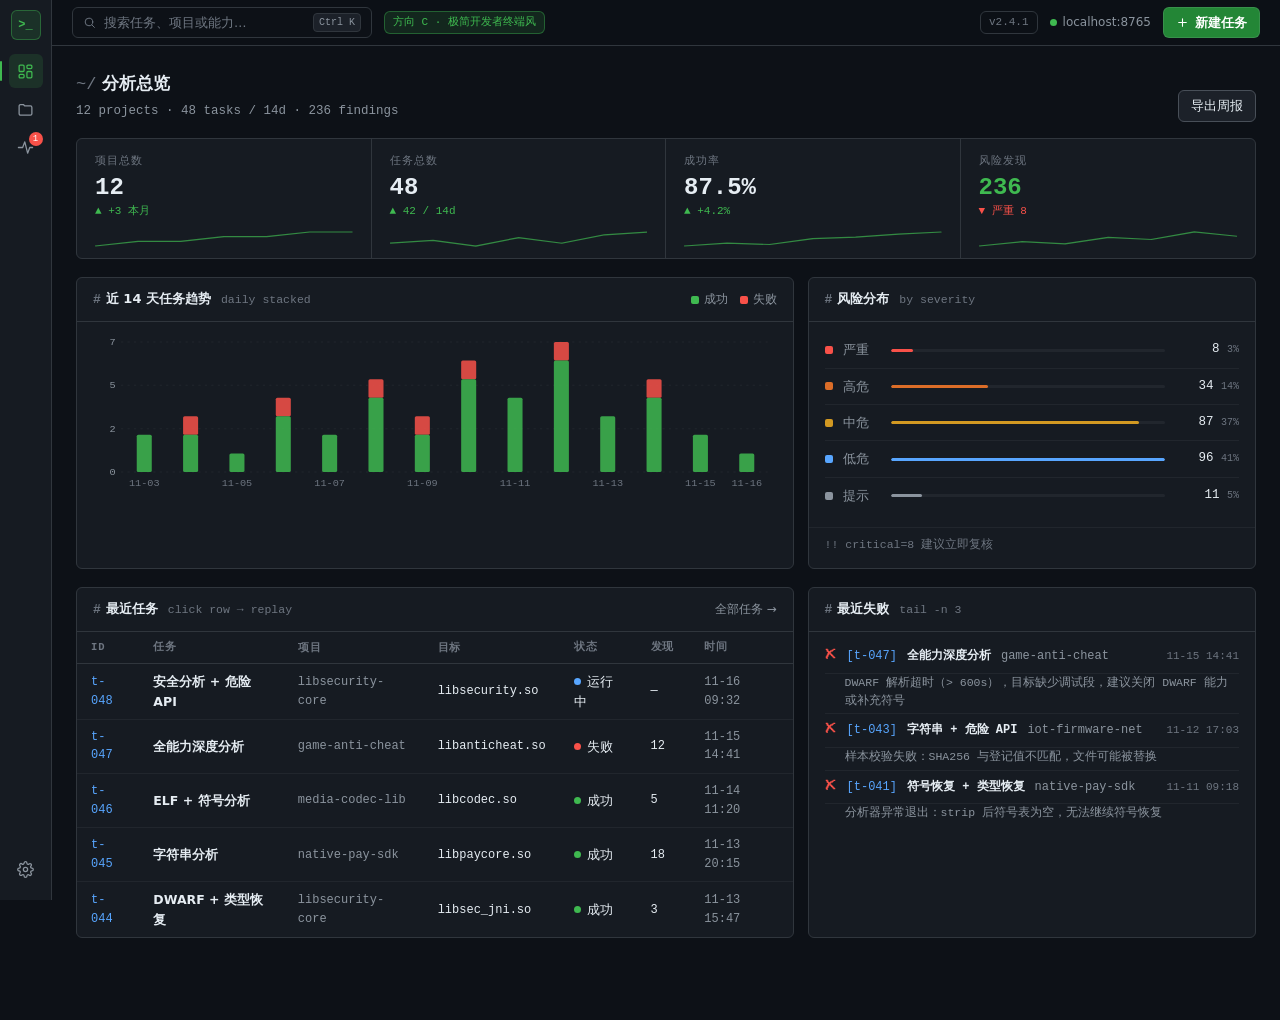
<file: design/ui-preview-c-dev-minimal.html>
<!DOCTYPE html>
<html lang="zh-CN">
<head>
<meta charset="utf-8">
<meta name="viewport" content="width=device-width, initial-scale=1">
<title>方向 C · 极简开发者终端风 — SOInsight UI 预览</title>
<!--
  静态预览稿 · 方向 C「极简开发者终端风」
  ------------------------------------------------------------------
  · 纯静态假数据，不接后端、不改动任何现有文件。
  · 设计要点：
      1. 中性近黑底 #0D1117（GitHub Dark 感）+ 单一绿色高亮 #3FB950
      2. 52px 窄图标侧栏（hover 提示）+ 顶部命令栏（Ctrl+K 搜索提示）
      3. 高密度信息布局：13px 字号、紧凑表格、细边框、几乎无阴影、6px 小圆角
      4. 等宽字体承载所有数字 / ID / 路径 / 时间戳
      5. 失败列表 = 终端日志风格；状态 = 圆点 + 文字（弱化彩色胶囊）
      6. 页面：总览 / 项目管理 / 项目详情 / 分析结果 / 设置 + 两步任务向导弹窗
  · 组件只引用语义变量（--accent / --surface / --sev-* 等），便于落地 console.css。
-->
<style>
/* ================= 1. 设计令牌 ================= */
:root {
  --bg:#0D1117; --surface:#161B22; --surface-2:#1C2129; --surface-3:#21262D;
  --border:#30363D; --border-strong:#484F58;
  --text:#E6EDF3; --dim:#8B949E; --faint:#6E7681;
  --accent:#3FB950; --accent-dim:rgba(63,185,80,.14); --on-accent:#0D1117;
  --danger:#F85149; --danger-dim:rgba(248,81,73,.13);
  --warn:#D29922; --warn-dim:rgba(210,153,34,.13);
  --info:#58A6FF;
  --sev-critical:#F85149; --sev-high:#DB6D28; --sev-medium:#D29922; --sev-low:#58A6FF; --sev-info:#8B949E;
  --field:#0D1117;
  --radius:6px;
  --font:"Segoe UI",system-ui,-apple-system,"PingFang SC","Microsoft YaHei",sans-serif;
  --mono:ui-monospace,"Cascadia Code",Consolas,"Courier New",monospace;
  --sidenav-w:52px; --cmdbar-h:46px;
}
* { box-sizing:border-box; }
html { scroll-behavior:smooth; }
body { margin:0; min-height:100vh; background:var(--bg); color:var(--text); font:13px/1.55 var(--font); -webkit-font-smoothing:antialiased; }
a { color:var(--info); text-decoration:none; }
a:hover { text-decoration:underline; }
button { font:inherit; color:inherit; cursor:pointer; background:none; border:none; }
code,.mono { font-family:var(--mono); }
::placeholder { color:var(--faint); }
::-webkit-scrollbar { width:9px; height:9px; }
::-webkit-scrollbar-thumb { background:#333B45; border-radius:99px; }

/* ================= 2. 骨架：窄图标侧栏 + 命令栏 ================= */
.sidenav {
  position:fixed; left:0; top:0; bottom:0; width:var(--sidenav-w); z-index:50;
  display:flex; flex-direction:column; align-items:center;
  background:var(--surface); border-right:1px solid var(--border);
  padding:10px 0;
}
.side-logo {
  width:30px; height:30px; border-radius:var(--radius); margin-bottom:14px;
  background:var(--accent-dim); border:1px solid rgba(63,185,80,.4);
  display:flex; align-items:center; justify-content:center;
  color:var(--accent); font-family:var(--mono); font-size:12px; font-weight:700;
}
.nav-ico {
  width:34px; height:34px; border-radius:var(--radius);
  display:flex; align-items:center; justify-content:center;
  color:var(--dim); margin-bottom:4px; position:relative;
}
.nav-ico svg { width:17px; height:17px; }
.nav-ico:hover { color:var(--text); background:var(--surface-3); }
.nav-ico.on { color:var(--accent); background:var(--accent-dim); }
.nav-ico.on::before { content:""; position:absolute; left:-9px; top:7px; bottom:7px; width:2px; background:var(--accent); border-radius:2px; }
.nav-ico .badge {
  position:absolute; top:2px; right:0; min-width:14px; height:14px;
  border-radius:99px; background:var(--danger); color:#fff;
  font-size:9px; font-family:var(--mono); line-height:14px; text-align:center; padding:0 3px;
}
.side-flex { flex:1; }

.main { margin-left:var(--sidenav-w); }
.cmdbar {
  position:sticky; top:0; z-index:40; height:var(--cmdbar-h);
  display:flex; align-items:center; gap:12px; padding:0 20px;
  background:rgba(13,17,23,.9); backdrop-filter:blur(8px);
  border-bottom:1px solid var(--border);
}
.cmd-search {
  display:flex; align-items:center; gap:8px; flex:0 0 300px;
  background:var(--field); border:1px solid var(--border); border-radius:var(--radius);
  padding:5px 10px; color:var(--faint); font-size:12.5px;
}
.cmd-search svg { width:13px; height:13px; flex:none; }
.cmd-search .kbd {
  margin-left:auto; font-family:var(--mono); font-size:10px; color:var(--dim);
  border:1px solid var(--border); border-radius:4px; padding:1px 5px; background:var(--surface-2);
}
.dir-chip {
  font-size:11px; font-family:var(--mono); color:var(--accent);
  border:1px solid rgba(63,185,80,.4); background:var(--accent-dim);
  padding:2px 8px; border-radius:var(--radius); white-space:nowrap;
}
.cmdbar-right { margin-left:auto; display:flex; align-items:center; gap:12px; }
.ver-chip { font-size:11px; font-family:var(--mono); color:var(--faint); border:1px solid var(--border); padding:2px 8px; border-radius:var(--radius); }
.health { display:flex; align-items:center; gap:6px; font-size:12px; color:var(--dim); white-space:nowrap; }
.dot { width:7px; height:7px; border-radius:50%; background:var(--accent); }
.dot.pulse { animation:pulse 1.4s ease-in-out infinite; }
@keyframes pulse { 50% { opacity:.3; } }

.stage { padding:22px 24px 64px; max-width:1320px; }
.view { display:none; }
.view.on { display:block; animation:fadein .2s ease; }
@keyframes fadein { from { opacity:0; transform:translateY(4px); } }

/* ================= 3. 通用组件 ================= */
.card { background:var(--surface); border:1px solid var(--border); border-radius:var(--radius); }
.card-pad { padding:14px 16px; }
.card-head { display:flex; align-items:center; gap:10px; padding:11px 16px; border-bottom:1px solid var(--border); }
.card-title { font-size:13px; font-weight:600; }
.card-title::before { content:"#"; color:var(--faint); font-family:var(--mono); margin-right:5px; }
.card-sub { font-size:11.5px; color:var(--faint); font-family:var(--mono); }
.card-head .spacer { margin-left:auto; }
.link { font-size:12px; color:var(--dim); }
.link:hover { color:var(--accent); }

.btn {
  display:inline-flex; align-items:center; gap:6px;
  padding:5px 12px; border-radius:var(--radius); font-size:12.5px; font-weight:500;
  border:1px solid var(--border-strong); color:var(--text);
  background:var(--surface-2); transition:all .12s;
}
.btn svg { width:13px; height:13px; }
.btn:hover { border-color:var(--accent); color:var(--accent); }
.btn.primary { background:#238636; border-color:rgba(240,246,252,.1); color:#fff; font-weight:600; }
.btn.primary:hover { background:#2EA043; color:#fff; }
.btn.danger-ghost { border-color:rgba(248,81,73,.5); color:var(--danger); background:var(--danger-dim); }
.btn.danger-ghost:hover { background:rgba(248,81,73,.2); }
.btn.sm { padding:2px 9px; font-size:11.5px; }

.chip {
  display:inline-flex; align-items:center; gap:6px;
  font-size:11.5px; padding:2px 9px; border-radius:99px;
  border:1px solid var(--border); color:var(--dim); white-space:nowrap;
}
.chip .cdot { width:6px; height:6px; border-radius:50%; background:var(--faint); }
.chip.ok { color:var(--accent); border-color:rgba(63,185,80,.45); background:var(--accent-dim); }
.chip.ok .cdot { background:var(--accent); }
.chip.warn { color:var(--warn); border-color:rgba(210,153,34,.45); background:var(--warn-dim); }
.chip.warn .cdot { background:var(--warn); }
.chip.fail { color:var(--danger); border-color:rgba(248,81,73,.45); background:var(--danger-dim); }
.chip.fail .cdot { background:var(--danger); }
.chip.run { color:var(--info); border-color:rgba(88,166,255,.45); background:rgba(88,166,255,.12); }
.chip.run .cdot { background:var(--info); animation:pulse 1.4s infinite; }

input[type=text], input[type=search], select {
  font:inherit; font-size:12.5px; color:var(--text);
  background:var(--field); border:1px solid var(--border);
  border-radius:var(--radius); padding:6px 10px; outline:none;
}
input:focus, select:focus { border-color:var(--accent); box-shadow:0 0 0 2px rgba(63,185,80,.2); }

/* ================= 4. KPI：一体四格 ================= */
.kpi-strip { display:grid; grid-template-columns:repeat(4,1fr); margin-bottom:18px; overflow:hidden; }
.kpi { padding:14px 18px 10px; border-right:1px solid var(--border); }
.kpi:last-child { border-right:none; }
.kpi-label { font-size:10.5px; letter-spacing:.1em; text-transform:uppercase; color:var(--faint); font-family:var(--mono); }
.kpi-num { font-size:24px; font-weight:650; font-family:var(--mono); line-height:1.3; margin-top:3px; }
.kpi-num.ac { color:var(--accent); }
.kpi-delta { font-size:11px; font-family:var(--mono); color:var(--faint); }
.kpi-delta.up { color:var(--accent); } .kpi-delta.down { color:var(--danger); }
.kpi-spark { display:block; margin-top:6px; width:100%; height:22px; }
.kpi-spark polyline { fill:none; stroke:var(--accent); stroke-width:1.2; opacity:.7; }

/* ================= 5. 图表面板 ================= */
.grid-2 { display:grid; grid-template-columns:1.6fr 1fr; gap:14px; margin-bottom:18px; }
.legend { display:flex; gap:12px; font-size:11.5px; color:var(--dim); font-family:var(--mono); }
.legend i { width:8px; height:8px; border-radius:2px; display:inline-block; margin-right:5px; vertical-align:-1px; }
.trend-wrap { padding:10px 14px 12px; }
.trend-svg { width:100%; height:160px; display:block; }
.trend-svg .gridline { stroke:var(--surface-3); stroke-dasharray:2 4; }
.trend-svg .bar-ok { fill:var(--accent); opacity:.85; }
.trend-svg .bar-err { fill:var(--danger); opacity:.85; }
.trend-svg .bar-ok:hover { opacity:1; } .trend-svg .bar-err:hover { opacity:1; }
.trend-svg text { fill:var(--faint); font-size:9.5px; font-family:var(--mono); }
.trend-svg .axis-val { fill:var(--dim); }

/* 风险分布：高密度行 */
.sev-list { padding:10px 16px 14px; display:flex; flex-direction:column; }
.sev-row { display:flex; align-items:center; gap:10px; padding:8px 0; border-bottom:1px solid var(--surface-3); font-size:12.5px; }
.sev-row:last-child { border-bottom:none; }
.sev-row .sdot { width:8px; height:8px; border-radius:2px; flex:none; }
.sev-name { width:38px; color:var(--dim); }
.sev-track { flex:1; height:3px; border-radius:99px; background:var(--surface-3); overflow:hidden; }
.sev-track b { display:block; height:100%; border-radius:99px; }
.sev-val { font-family:var(--mono); width:64px; text-align:right; }
.sev-val small { color:var(--faint); font-size:10px; }
.sev-foot { font-size:11.5px; color:var(--faint); padding:8px 16px 14px; border-top:1px solid var(--surface-3); font-family:var(--mono); }

/* 失败列表：终端日志风 */
.term { padding:8px 16px 12px; font-family:var(--mono); font-size:12px; }
.term-line { display:flex; gap:10px; padding:7px 0; border-bottom:1px solid var(--surface-3); align-items:baseline; }
.term-line:last-child { border-bottom:none; }
.term-x { color:var(--danger); flex:none; font-weight:700; }
.term-id { color:var(--info); flex:none; }
.term-name { color:var(--text); flex:none; font-weight:600; }
.term-proj { color:var(--dim); flex:none; }
.term-time { margin-left:auto; color:var(--faint); flex:none; font-size:11px; }
.term-msg { color:var(--dim); font-size:11.5px; padding:0 0 4px 20px; border-bottom:1px solid var(--surface-3); overflow:hidden; display:-webkit-box; -webkit-line-clamp:2; -webkit-box-orient:vertical; }
.term-msg:last-of-type { border-bottom:none; }

/* ================= 6. 表格（高密度） ================= */
.table-wrap { overflow-x:auto; }
table.tbl { width:100%; border-collapse:collapse; font-size:12.5px; }
.tbl th {
  text-align:left; font-size:10.5px; letter-spacing:.08em; text-transform:uppercase;
  color:var(--faint); font-weight:600; padding:7px 14px;
  border-bottom:1px solid var(--border); white-space:nowrap; font-family:var(--mono);
}
.tbl th.sortable { cursor:pointer; user-select:none; }
.tbl th.sortable:hover { color:var(--accent); }
.tbl th .arrow { font-size:9px; margin-left:2px; opacity:.7; }
.tbl td { padding:8px 14px; border-bottom:1px solid var(--surface-3); vertical-align:middle; }
.tbl tbody tr:last-child td { border-bottom:none; }
.tbl tbody tr:hover { background:var(--surface-2); }
.tbl tbody tr.clickable { cursor:pointer; }
.td-mono { font-family:var(--mono); font-size:12px; }
.td-dim { color:var(--dim); }
.td-strong { font-weight:600; }
.td-actions { text-align:right; white-space:nowrap; }
.s-dot { display:inline-block; width:7px; height:7px; border-radius:50%; margin-right:6px; vertical-align:1px; }
.s-dot.ok { background:var(--accent); } .s-dot.fail { background:var(--danger); }
.s-dot.warn { background:var(--warn); } .s-dot.run { background:var(--info); animation:pulse 1.4s infinite; }
.s-dot.stale { background:var(--faint); }

/* ================= 7. 项目视图 ================= */
.page-head { display:flex; align-items:flex-end; gap:14px; margin:2px 0 16px; flex-wrap:wrap; }
.page-title { font-size:17px; font-weight:650; margin:0; }
.page-title::before { content:"~/"; color:var(--faint); font-family:var(--mono); font-weight:500; margin-right:6px; }
.page-desc { font-size:12.5px; color:var(--dim); margin-top:4px; font-family:var(--mono); }
.page-head .spacer { margin-left:auto; }
.toolbar { display:flex; gap:10px; align-items:center; margin-bottom:14px; }
.toolbar input[type=search] { width:280px; font-family:var(--mono); }
.proj-name { display:flex; align-items:center; gap:10px; }
.p-ava {
  width:26px; height:26px; border-radius:var(--radius); flex:none;
  display:flex; align-items:center; justify-content:center;
  font-weight:700; font-size:12px; font-family:var(--mono);
  background:var(--surface-3); color:var(--accent); border:1px solid var(--border);
}
.p-name { font-weight:600; font-family:var(--mono); font-size:12.5px; }
.p-desc { font-size:11.5px; color:var(--faint); margin-top:1px; max-width:300px; overflow:hidden; text-overflow:ellipsis; white-space:nowrap; }

/* 项目详情 */
.back-link { display:inline-flex; align-items:center; gap:6px; font-size:12.5px; color:var(--dim); margin-bottom:12px; font-family:var(--mono); }
.back-link:hover { color:var(--accent); }
.proj-hero { display:flex; align-items:center; gap:14px; padding:16px 20px; margin-bottom:14px; flex-wrap:wrap; }
.proj-hero .big-ava {
  width:44px; height:44px; border-radius:var(--radius); flex:none;
  background:var(--surface-3); border:1px solid var(--border-strong);
  display:flex; align-items:center; justify-content:center;
  font-size:17px; font-weight:700; font-family:var(--mono); color:var(--accent);
}
.proj-hero h2 { margin:0; font-size:16px; font-family:var(--mono); }
.proj-hero .h-desc { font-size:12px; color:var(--dim); margin-top:3px; }
.h-chips { display:flex; gap:6px; margin-top:8px; flex-wrap:wrap; }
.h-actions { margin-left:auto; display:flex; gap:8px; }
.inline-stats { display:flex; gap:22px; padding:10px 20px 12px; border-bottom:1px solid var(--border); font-size:12px; color:var(--dim); flex-wrap:wrap; }
.inline-stats b { font-family:var(--mono); color:var(--text); margin-left:5px; }

/* ================= 8. 分析结果 ================= */
.prog-card { margin-bottom:14px; }
.prog-top { display:flex; align-items:center; gap:12px; flex-wrap:wrap; }
.prog-title { font-size:13.5px; font-weight:600; }
.prog-target { font-family:var(--mono); font-size:11.5px; color:var(--info); margin-top:2px; }
.prog-meta { display:flex; gap:14px; margin-left:auto; font-size:11.5px; color:var(--dim); align-items:center; flex-wrap:wrap; font-family:var(--mono); }
.prog-meta b { color:var(--text); font-weight:600; }
.prog-track { height:6px; border-radius:99px; background:var(--surface-3); margin:12px 0 7px; overflow:hidden; }
.prog-fill { height:100%; width:68%; border-radius:99px; background:var(--accent); animation:grow 1.2s cubic-bezier(.2,.8,.25,1); }
@keyframes grow { from { width:0; } }
.prog-foot { display:flex; align-items:center; font-size:11.5px; color:var(--dim); gap:8px; font-family:var(--mono); }
.prog-foot b { color:var(--accent); }
.spinner {
  width:12px; height:12px; border-radius:50%; flex:none;
  border:2px solid var(--surface-3); border-top-color:var(--accent);
  animation:spin .8s linear infinite;
}
@keyframes spin { to { transform:rotate(360deg); } }

.tabs { display:flex; gap:2px; padding:6px 12px 0; border-bottom:1px solid var(--border); overflow-x:auto; }
.tab {
  padding:7px 12px 9px; font-size:12.5px; color:var(--dim);
  border-bottom:2px solid transparent; white-space:nowrap; font-family:var(--mono);
}
.tab:hover { color:var(--text); }
.tab.on { color:var(--accent); border-bottom-color:var(--accent); font-weight:600; }
.tab .st { display:inline-block; width:6px; height:6px; border-radius:50%; margin-right:6px; background:var(--faint); }
.tab .st.ok { background:var(--accent); } .tab .st.fail { background:var(--danger); }
.tab .st.run { background:var(--info); animation:pulse 1.4s infinite; }
.kv-list { padding:6px 16px 14px; }
.kv-row { display:flex; gap:14px; padding:8px 0; border-bottom:1px dashed var(--surface-3); font-size:12.5px; }
.kv-row:last-child { border-bottom:none; }
.kv-k { width:180px; flex:none; color:var(--dim); font-family:var(--mono); font-size:11.5px; }
.kv-v { font-family:var(--mono); font-size:12px; word-break:break-all; }
.hard-chips { display:flex; gap:8px; flex-wrap:wrap; padding:12px 16px 4px; }
.hard-chip {
  font-family:var(--mono); font-size:11.5px; padding:3px 10px;
  border-radius:var(--radius); border:1px solid var(--border);
}
.hard-chip.pass { color:var(--accent); border-color:rgba(63,185,80,.4); background:var(--accent-dim); }
.hard-chip.miss { color:var(--danger); border-color:rgba(248,81,73,.4); background:var(--danger-dim); }
.sec-sub { font-size:10.5px; color:var(--faint); padding:14px 16px 4px; letter-spacing:.08em; text-transform:uppercase; font-family:var(--mono); }

/* ================= 9. 设置 ================= */
.set-grid { display:grid; grid-template-columns:1fr 1fr; gap:14px; }
.set-row { display:flex; align-items:center; gap:12px; padding:10px 16px; border-bottom:1px solid var(--surface-3); }
.set-row:last-child { border-bottom:none; }
.set-name { font-size:12.5px; font-weight:550; }
.set-desc { font-size:11px; color:var(--faint); margin-top:1px; font-family:var(--mono); }
.switch { margin-left:auto; width:32px; height:18px; border-radius:99px; background:var(--surface-3); position:relative; transition:background .2s; flex:none; border:1px solid var(--border-strong); }
.switch::after {
  content:""; position:absolute; top:1px; left:1px; width:14px; height:14px;
  border-radius:50%; background:var(--dim); transition:all .2s;
}
.switch.on { background:var(--accent-dim); border-color:rgba(63,185,80,.5); }
.switch.on::after { left:15px; background:var(--accent); }

/* ================= 10. 任务向导弹窗 ================= */
.overlay {
  position:fixed; inset:0; z-index:90; display:flex; align-items:center; justify-content:center;
  background:rgba(1,4,9,.72); padding:24px;
}
.overlay[hidden] { display:none; }
.modal {
  width:700px; max-width:100%; max-height:calc(100vh - 80px);
  display:flex; flex-direction:column;
  background:var(--surface); border:1px solid var(--border-strong);
  border-radius:9px; overflow:hidden; box-shadow:0 16px 48px rgba(1,4,9,.6);
}
.modal-head { display:flex; align-items:center; gap:10px; padding:12px 18px; border-bottom:1px solid var(--border); }
.modal-title { font-size:13.5px; font-weight:600; }
.modal-title::before { content:"$"; color:var(--accent); font-family:var(--mono); margin-right:8px; }
.modal-x { margin-left:auto; color:var(--faint); width:26px; height:26px; border-radius:var(--radius); display:flex; align-items:center; justify-content:center; }
.modal-x:hover { color:var(--text); background:var(--surface-3); }
.wiz-steps { display:flex; gap:8px; padding:12px 18px 0; align-items:center; font-family:var(--mono); font-size:12px; color:var(--faint); }
.wstep { display:flex; align-items:center; gap:7px; }
.wstep .n { color:var(--accent); }
.wstep.on { color:var(--text); font-weight:600; }
.wstep.done { color:var(--accent); }
.wstep-line { color:var(--border-strong); }
.modal-body { padding:14px 18px; overflow-y:auto; }
.modal-foot { display:flex; gap:8px; align-items:center; padding:12px 18px; border-top:1px solid var(--border); }
.modal-foot .spacer { margin-left:auto; }
.wiz-count { font-size:11.5px; color:var(--dim); font-family:var(--mono); }
.wiz-count b { color:var(--accent); }

.src-grid { display:grid; gap:8px; }
.src-opt {
  display:flex; align-items:center; gap:11px; padding:10px 14px;
  border:1px solid var(--border); border-radius:var(--radius);
  background:var(--surface-2); cursor:pointer; transition:all .12s;
}
.src-opt:hover { border-color:var(--border-strong); }
.src-opt.sel { border-color:var(--accent); background:var(--accent-dim); }
.src-radio { width:14px; height:14px; border-radius:50%; flex:none; border:1.5px solid var(--border-strong); position:relative; }
.src-opt.sel .src-radio { border-color:var(--accent); }
.src-opt.sel .src-radio::after { content:""; position:absolute; inset:2.5px; border-radius:50%; background:var(--accent); }
.src-name { font-size:12.5px; font-weight:600; }
.src-desc { font-size:11px; color:var(--faint); margin-top:1px; font-family:var(--mono); }
.src-field { padding:6px 0 2px 31px; }
.src-field input, .src-field select { width:100%; font-family:var(--mono); font-size:12px; }
.dropzone {
  margin:0 0 0 31px; border:1.5px dashed var(--border-strong); border-radius:var(--radius);
  padding:18px; text-align:center; color:var(--faint); font-size:12px; font-family:var(--mono);
}
.dropzone.hot { border-color:var(--accent); color:var(--accent); background:var(--accent-dim); }
.field-row { display:grid; grid-template-columns:1fr 1fr; gap:10px; margin-top:12px; }
.field-row label { font-size:11px; color:var(--faint); display:block; margin-bottom:4px; font-family:var(--mono); }
.field-row input { width:100%; font-family:var(--mono); font-size:12px; }

.preset-row { display:flex; gap:7px; flex-wrap:wrap; margin-bottom:12px; align-items:center; }
.preset-chip {
  font-size:11.5px; font-family:var(--mono); padding:3px 11px; border-radius:var(--radius);
  border:1px solid var(--border-strong); color:var(--dim); background:var(--surface-2);
}
.preset-chip:hover, .preset-chip.on { border-color:var(--accent); color:var(--accent); background:var(--accent-dim); }
.cap-grid { display:grid; grid-template-columns:1fr 1fr; gap:8px; }
.cap-card {
  display:flex; gap:10px; padding:9px 12px; cursor:pointer;
  border:1px solid var(--border); border-radius:var(--radius);
  background:var(--surface-2); transition:all .12s;
}
.cap-card:hover { border-color:var(--border-strong); }
.cap-card.sel { border-color:var(--accent); background:var(--accent-dim); }
.cap-check {
  width:14px; height:14px; border-radius:3px; flex:none; margin-top:2px;
  border:1.5px solid var(--border-strong); display:flex; align-items:center; justify-content:center;
}
.cap-card.sel .cap-check { border-color:var(--accent); background:var(--accent); }
.cap-check svg { width:9px; height:9px; color:var(--on-accent); opacity:0; }
.cap-card.sel .cap-check svg { opacity:1; }
.cap-name { font-size:12.5px; font-weight:600; }
.cap-desc { font-size:10.5px; color:var(--faint); margin-top:1px; line-height:1.5; font-family:var(--mono); }

/* ================= 11. 响应式 ================= */
@media (max-width:1080px) {
  .kpi-strip { grid-template-columns:repeat(2,1fr); }
  .kpi:nth-child(2) { border-right:none; }
  .kpi:nth-child(1), .kpi:nth-child(2) { border-bottom:1px solid var(--border); }
  .grid-2 { grid-template-columns:1fr; }
  .set-grid { grid-template-columns:1fr; }
  .cmd-search { flex-basis:auto; }
}
@media (max-width:820px) {
  :root { --sidenav-w:0px; }
  .sidenav { position:static; width:auto; flex-direction:row; padding:8px 12px; border-bottom:1px solid var(--border); }
  .side-logo { margin:0 8px 0 0; }
  .side-flex { display:none; }
  .nav-ico { margin:0 2px; }
  .nav-ico.on::before { display:none; }
  .main { margin-left:0; }
  .cmd-search { display:none; }
}
</style>
</head>
<body>

<!-- ============ 窄图标侧栏 ============ -->
<aside class="sidenav">
  <div class="side-logo">&gt;_</div>
  <button class="nav-ico on" data-goto="overview" title="分析总览">
    <svg viewBox="0 0 24 24" fill="none" stroke="currentColor" stroke-width="1.8" stroke-linecap="round"><rect x="3" y="3" width="7" height="9" rx="1.5"/><rect x="14" y="3" width="7" height="5" rx="1.5"/><rect x="14" y="12" width="7" height="9" rx="1.5"/><rect x="3" y="16" width="7" height="5" rx="1.5"/></svg>
  </button>
  <button class="nav-ico" data-goto="projects" title="项目管理">
    <svg viewBox="0 0 24 24" fill="none" stroke="currentColor" stroke-width="1.8" stroke-linecap="round" stroke-linejoin="round"><path d="M3 7a2 2 0 0 1 2-2h4l2 2h8a2 2 0 0 1 2 2v9a2 2 0 0 1-2 2H5a2 2 0 0 1-2-2z"/></svg>
  </button>
  <button class="nav-ico" data-goto="results" title="分析结果">
    <svg viewBox="0 0 24 24" fill="none" stroke="currentColor" stroke-width="1.8" stroke-linecap="round" stroke-linejoin="round"><path d="M22 12h-4l-3 8-4-16-3 8H2"/></svg>
    <span class="badge">1</span>
  </button>
  <div class="side-flex"></div>
  <button class="nav-ico" data-goto="settings" title="设置">
    <svg viewBox="0 0 24 24" fill="none" stroke="currentColor" stroke-width="1.8" stroke-linecap="round" stroke-linejoin="round"><circle cx="12" cy="12" r="3"/><path d="M19.4 15a1.7 1.7 0 0 0 .34 1.87l.06.06a2 2 0 1 1-2.83 2.83l-.06-.06a1.7 1.7 0 0 0-1.87-.34 1.7 1.7 0 0 0-1 1.55V21a2 2 0 1 1-4 0v-.09a1.7 1.7 0 0 0-1.1-1.55 1.7 1.7 0 0 0-1.88.34l-.06.06a2 2 0 1 1-2.83-2.83l.06-.06a1.7 1.7 0 0 0 .34-1.87 1.7 1.7 0 0 0-1.55-1H3a2 2 0 1 1 0-4h.09a1.7 1.7 0 0 0 1.55-1.1 1.7 1.7 0 0 0-.34-1.88l-.06-.06a2 2 0 1 1 2.83-2.83l.06.06a1.7 1.7 0 0 0 1.87.34h.01a1.7 1.7 0 0 0 1-1.55V3a2 2 0 1 1 4 0v.09a1.7 1.7 0 0 0 1 1.55h.01a1.7 1.7 0 0 0 1.87-.34l.06-.06a2 2 0 1 1 2.83 2.83l-.06.06a1.7 1.7 0 0 0-.34 1.87v.01a1.7 1.7 0 0 0 1.55 1H21a2 2 0 1 1 0 4h-.09a1.7 1.7 0 0 0-1.55 1z"/></svg>
  </button>
</aside>

<div class="main">
  <!-- ============ 命令栏 ============ -->
  <header class="cmdbar">
    <label class="cmd-search">
      <svg viewBox="0 0 24 24" fill="none" stroke="currentColor" stroke-width="1.8" stroke-linecap="round"><circle cx="11" cy="11" r="7"/><path d="M21 21l-4.3-4.3"/></svg>
      搜索任务、项目或能力…
      <span class="kbd">Ctrl K</span>
    </label>
    <span class="dir-chip">方向 C · 极简开发者终端风</span>
    <div class="cmdbar-right">
      <span class="ver-chip">v2.4.1</span>
      <span class="health"><span class="dot"></span>localhost:8765</span>
      <button class="btn primary" id="btn-new-task-top">
        <svg viewBox="0 0 24 24" fill="none" stroke="currentColor" stroke-width="2" stroke-linecap="round"><path d="M12 5v14M5 12h14"/></svg>
        新建任务
      </button>
    </div>
  </header>

  <main class="stage">

    <!-- ========== 视图：总览 ========== -->
    <section class="view on" data-view="overview">
      <div class="page-head">
        <div>
          <h1 class="page-title">分析总览</h1>
          <div class="page-desc">12 projects · 48 tasks / 14d · 236 findings</div>
        </div>
        <div class="spacer"></div>
        <button class="btn">导出周报</button>
      </div>

      <div class="card kpi-strip">
        <div class="kpi">
          <div class="kpi-label">项目总数</div>
          <div class="kpi-num">12</div>
          <div class="kpi-delta up">▲ +3 本月</div>
          <svg class="kpi-spark" data-spark="9,10,10,11,11,12,12" viewBox="0 0 100 22" preserveAspectRatio="none"></svg>
        </div>
        <div class="kpi">
          <div class="kpi-label">任务总数</div>
          <div class="kpi-num">48</div>
          <div class="kpi-delta up">▲ 42 / 14d</div>
          <svg class="kpi-spark" data-spark="2,3,1,4,2,5,6" viewBox="0 0 100 22" preserveAspectRatio="none"></svg>
        </div>
        <div class="kpi">
          <div class="kpi-label">成功率</div>
          <div class="kpi-num">87.5%</div>
          <div class="kpi-delta up">▲ +4.2%</div>
          <svg class="kpi-spark" data-spark="78,80,79,83,84,86,87.5" viewBox="0 0 100 22" preserveAspectRatio="none"></svg>
        </div>
        <div class="kpi">
          <div class="kpi-label">风险发现</div>
          <div class="kpi-num ac">236</div>
          <div class="kpi-delta down">▼ 严重 8</div>
          <svg class="kpi-spark" data-spark="14,18,16,22,20,27,23" viewBox="0 0 100 22" preserveAspectRatio="none"></svg>
        </div>
      </div>

      <div class="grid-2">
        <div class="card">
          <div class="card-head">
            <span class="card-title">近 14 天任务趋势</span>
            <span class="card-sub">daily stacked</span>
            <span class="spacer"></span>
            <div class="legend">
              <span><i style="background:var(--accent)"></i>成功</span>
              <span><i style="background:var(--danger)"></i>失败</span>
            </div>
          </div>
          <div class="trend-wrap"><svg class="trend-svg" id="trend-svg" viewBox="0 0 640 160" preserveAspectRatio="none"></svg></div>
        </div>

        <div class="card">
          <div class="card-head">
            <span class="card-title">风险分布</span>
            <span class="card-sub">by severity</span>
          </div>
          <div class="sev-list" id="sev-list"></div>
          <div class="sev-foot">!! critical=8 建议立即复核</div>
        </div>
      </div>

      <div class="grid-2">
        <div class="card">
          <div class="card-head">
            <span class="card-title">最近任务</span>
            <span class="card-sub">click row → replay</span>
            <span class="spacer"></span>
            <a class="link" href="javascript:void(0)" onclick="goto('detail')">全部任务 →</a>
          </div>
          <div class="table-wrap">
            <table class="tbl" id="recent-table">
              <thead><tr>
                <th class="sortable" data-key="id">ID<span class="arrow"></span></th>
                <th class="sortable" data-key="name">任务<span class="arrow"></span></th>
                <th>项目</th>
                <th>目标</th>
                <th class="sortable" data-key="status">状态<span class="arrow"></span></th>
                <th class="sortable" data-key="findings">发现<span class="arrow"></span></th>
                <th class="sortable" data-key="time">时间<span class="arrow"></span></th>
              </tr></thead>
              <tbody id="recent-body"></tbody>
            </table>
          </div>
        </div>

        <div class="card">
          <div class="card-head">
            <span class="card-title">最近失败</span>
            <span class="card-sub">tail -n 3</span>
          </div>
          <div class="term" id="fail-list"></div>
        </div>
      </div>
    </section>

    <!-- ========== 视图：项目管理 ========== -->
    <section class="view" data-view="projects">
      <div class="page-head">
        <div>
          <h1 class="page-title">项目管理</h1>
          <div class="page-desc">按项目组织分析任务，跟踪每个 .so 样本的风险变化</div>
        </div>
        <div class="spacer"></div>
        <button class="btn primary" onclick="toast('预览示意：打开新建项目弹窗')">
          <svg viewBox="0 0 24 24" fill="none" stroke="currentColor" stroke-width="2" stroke-linecap="round"><path d="M12 5v14M5 12h14"/></svg>
          新建项目
        </button>
      </div>

      <div class="toolbar">
        <input type="search" id="proj-search" placeholder="grep 项目名称或描述…">
        <span class="chip" id="proj-count-chip">6 projects</span>
      </div>

      <div class="card">
        <div class="table-wrap">
          <table class="tbl" id="proj-table">
            <thead><tr>
              <th>项目</th>
              <th class="sortable" data-key="tasks">任务数<span class="arrow"></span></th>
              <th class="sortable" data-key="findings">发现<span class="arrow"></span></th>
              <th class="sortable" data-key="last">最近扫描<span class="arrow"></span></th>
              <th>状态</th>
              <th style="text-align:right">操作</th>
            </tr></thead>
            <tbody id="proj-body"></tbody>
          </table>
        </div>
      </div>
    </section>

    <!-- ========== 视图：项目详情 ========== -->
    <section class="view" data-view="detail">
      <a class="back-link" href="javascript:void(0)" onclick="goto('projects')">← 返回项目管理</a>

      <div class="card proj-hero">
        <div class="big-ava">LS</div>
        <div>
          <h2>libsecurity-core</h2>
          <div class="h-desc">安全加固基础库 · RELRO / CFI 加固验证 · android-arm64</div>
          <div class="h-chips">
            <span class="chip">任务 8</span>
            <span class="chip ok">成功 6</span>
            <span class="chip fail">失败 1</span>
            <span class="chip">风险发现 64</span>
          </div>
        </div>
        <div class="h-actions">
          <button class="btn" onclick="toast('预览示意：打开编辑项目弹窗')">编辑项目</button>
          <button class="btn primary" onclick="openWizard()">
            <svg viewBox="0 0 24 24" fill="none" stroke="currentColor" stroke-width="2" stroke-linecap="round"><path d="M12 5v14M5 12h14"/></svg>
            新建任务
          </button>
        </div>
      </div>

      <div class="card">
        <div class="inline-stats">
          <span>累计任务<b>8</b></span>
          <span>风险发现<b>64</b></span>
          <span>平均耗时<b>2m38s</b></span>
          <span>任务成功率<b style="color:var(--accent)">86%</b></span>
          <span>最近扫描<b>2026-11-16 09:32</b></span>
        </div>
        <div class="table-wrap">
          <table class="tbl" id="detail-table">
            <thead><tr>
              <th>ID</th><th>任务</th><th>能力数</th>
              <th class="sortable" data-key="status">状态<span class="arrow"></span></th>
              <th class="sortable" data-key="findings">发现<span class="arrow"></span></th>
              <th class="sortable" data-key="time">时间<span class="arrow"></span></th>
              <th style="text-align:right">操作</th>
            </tr></thead>
            <tbody id="detail-body"></tbody>
          </table>
        </div>
      </div>
    </section>

    <!-- ========== 视图：分析结果 ========== -->
    <section class="view" data-view="results">
      <div class="page-head">
        <div>
          <h1 class="page-title">分析结果</h1>
          <div class="page-desc">运行中的任务实时进度，已完成任务按能力分页展示</div>
        </div>
      </div>

      <div class="card card-pad prog-card">
        <div class="prog-top">
          <span class="spinner"></span>
          <div>
            <div class="prog-title">安全分析 + 危险 API <span class="chip run" style="margin-left:8px"><span class="cdot"></span>运行中</span></div>
            <div class="prog-target">t-048 · libsecurity.so · libsecurity-core</div>
          </div>
          <div class="prog-meta">
            <span>阶段 <b>4/7</b> 符号分析</span>
            <span>耗时 <b>04:12</b></span>
            <button class="btn sm danger-ghost" onclick="toast('预览示意：发送 /api/cancel')">停止分析</button>
          </div>
        </div>
        <div class="prog-track"><div class="prog-fill"></div></div>
        <div class="prog-foot"><b>68%</b> · 预计还需 2 分钟 · 已检出 12 处风险</div>
      </div>

      <div class="card">
        <div class="tabs" id="result-tabs"></div>
        <div id="result-panel"></div>
      </div>
    </section>

    <!-- ========== 视图：设置 ========== -->
    <section class="view" data-view="settings">
      <div class="page-head">
        <div>
          <h1 class="page-title">设置</h1>
          <div class="page-desc">界面偏好保存在浏览器本地，运行环境来自 /api/health</div>
        </div>
      </div>

      <div class="set-grid">
        <div class="card">
          <div class="card-head"><span class="card-title">偏好</span></div>
          <div class="set-row">
            <div><div class="set-name">自动刷新运行中的任务</div><div class="set-desc">poll_interval = 3s</div></div>
            <div class="switch on" data-toggle></div>
          </div>
          <div class="set-row">
            <div><div class="set-name">任务完成通知</div><div class="set-desc">notify_on_finish</div></div>
            <div class="switch" data-toggle></div>
          </div>
          <div class="set-row">
            <div><div class="set-name">保留任务历史</div><div class="set-desc">keep_history_on_project_delete</div></div>
            <div class="switch on" data-toggle></div>
          </div>
          <div class="set-row">
            <div><div class="set-name">主题跟随系统</div><div class="set-desc">theme = system</div></div>
            <div class="switch on" data-toggle></div>
          </div>
        </div>

        <div class="card">
          <div class="card-head"><span class="card-title">运行环境</span></div>
          <div class="kv-list">
            <div class="kv-row"><span class="kv-k">服务版本</span><span class="kv-v">v2.4.1</span></div>
            <div class="kv-row"><span class="kv-k">Python</span><span class="kv-v">3.11.8</span></div>
            <div class="kv-row"><span class="kv-k">已注册分析器</span><span class="kv-v">12 个</span></div>
            <div class="kv-row"><span class="kv-k">默认超时</span><span class="kv-v">600s</span></div>
            <div class="kv-row"><span class="kv-k">服务地址</span><span class="kv-v">http://127.0.0.1:8765</span></div>
            <div class="kv-row"><span class="kv-k">数据目录</span><span class="kv-v">~/.soinsight/</span></div>
          </div>
        </div>
      </div>
    </section>

  </main>
</div>

<!-- ============ 新建任务向导（两步） ============ -->
<div class="overlay" id="wizard-overlay" hidden>
  <div class="modal">
    <div class="modal-head">
      <span class="modal-title">新建分析任务</span>
      <span class="chip">libsecurity-core</span>
      <button class="modal-x" onclick="closeWizard()" aria-label="关闭">
        <svg width="14" height="14" viewBox="0 0 24 24" fill="none" stroke="currentColor" stroke-width="2" stroke-linecap="round"><path d="M18 6L6 18M6 6l12 12"/></svg>
      </button>
    </div>

    <div class="wiz-steps">
      <div class="wstep on" id="wstep-1"><span class="n">[1]</span>选择分析目标</div>
      <span class="wstep-line">──</span>
      <div class="wstep" id="wstep-2"><span class="n">[2]</span>选择分析能力</div>
    </div>

    <div class="modal-body">
      <!-- 步骤 1 -->
      <div class="w-panel" id="wpanel-1">
        <div class="src-grid">
          <div class="src-opt sel" data-src="upload">
            <span class="src-radio"></span>
            <div><div class="src-name">上传样本</div><div class="src-desc">multipart upload（多模态）</div></div>
          </div>
          <div class="dropzone" id="dropzone" style="display:none">
            拖拽 .so 文件到此处，或点击选择文件<br><span style="font-size:11px">支持 arm64-v8a / armeabi-v7a / x86_64</span>
          </div>
          <div class="src-opt" data-src="path">
            <span class="src-radio"></span>
            <div><div class="src-name">服务器路径</div><div class="src-desc">server-side absolute path</div></div>
          </div>
          <div class="src-field" id="field-path" style="display:none">
            <input type="text" value="/data/samples/libsecurity.so">
          </div>
          <div class="src-opt" data-src="sample">
            <span class="src-radio"></span>
            <div><div class="src-name">已有样本</div><div class="src-desc">GET /api/samples</div></div>
          </div>
          <div class="src-field" id="field-sample" style="display:none">
            <select>
              <option>libsecurity.so（2026-11-14 上传 · 8.2 MB）</option>
              <option>libanticheat.so（2026-11-12 上传 · 12.6 MB）</option>
              <option>libpaycore.so（2026-11-08 上传 · 5.1 MB）</option>
            </select>
          </div>
        </div>
        <div class="field-row">
          <div><label>Include 模式（可选）</label><input type="text" placeholder="如 jni/*"></div>
          <div><label>Exclude 模式（可选）</label><input type="text" placeholder="如 test/*"></div>
        </div>
      </div>

      <!-- 步骤 2 -->
      <div class="w-panel" id="wpanel-2" style="display:none">
        <div class="preset-row">
          <span class="preset-chip" data-preset="quick">快速体检</span>
          <span class="preset-chip" data-preset="audit">发布前审计</span>
          <span class="preset-chip" data-preset="strings">字符串情报</span>
          <span style="font-size:11px;color:var(--faint);font-family:var(--mono)">← 套用预置</span>
        </div>
        <div class="cap-grid" id="cap-grid"></div>
      </div>
    </div>

    <div class="modal-foot">
      <span class="wiz-count" id="wiz-count">已选 <b>0</b> 项能力</span>
      <span class="spacer"></span>
      <button class="btn" onclick="closeWizard()">取消</button>
      <button class="btn" id="wiz-prev" style="display:none" onclick="wizPrev()">上一步</button>
      <button class="btn primary" id="wiz-next" onclick="wizNext()">下一步</button>
    </div>
  </div>
</div>

<div id="toast-box" style="position:fixed;bottom:24px;left:50%;transform:translateX(-50%);z-index:99"></div>

<script>
/* ================= 数据（与真实 /api/overview 字段对齐） ================= */
const CAPS = [
  { id:'file',    name:'文件分析',   desc:'Hash、熵、Magic、架构、ABI、Strip 状态' },
  { id:'elf',     name:'ELF 解析',   desc:'Header、Section、Segment、Dynamic、重定位' },
  { id:'symbols', name:'符号分析',   desc:'导入/导出符号、Weak/Hidden、JNI 注册' },
  { id:'dwarf',   name:'DWARF 解析', desc:'源文件、变量、结构体、类、模板、命名空间' },
  { id:'danger',  name:'危险 API',   desc:'strcpy / system / memcpy 等高危调用点定位' },
  { id:'strings', name:'字符串分析', desc:'URL、IP、JSON、路径、日志、配置项' },
  { id:'risk',    name:'安全分析',   desc:'RELRO、NX、PIE、Canary、FORTIFY、CFI' },
];
const PRESET_CAPS = {
  quick:  ['file','elf','risk'],
  audit:  ['file','elf','symbols','dwarf','danger','strings','risk'],
  strings:['strings'],
};
const PROJECTS = [
  { name:'libsecurity-core', desc:'安全加固基础库 · RELRO/CFI 验证', tasks:8, findings:64, last:'2026-11-16 09:32', status:'ok' },
  { name:'native-pay-sdk',   desc:'支付 SDK 原生层合规检查',        tasks:6, findings:41, last:'2026-11-15 18:04', status:'ok' },
  { name:'game-anti-cheat',  desc:'反作弊模块 · 加密算法审计',      tasks:9, findings:87, last:'2026-11-15 14:41', status:'fail' },
  { name:'media-codec-lib',  desc:'音视频编解码 · 第三方库识别',    tasks:5, findings:23, last:'2026-11-14 11:20', status:'ok' },
  { name:'iot-firmware-net', desc:'IoT 固件网络组件 · 危险 API',    tasks:4, findings:15, last:'2026-11-12 16:55', status:'warn' },
  { name:'legacy-wrapper',   desc:'历史遗留 JNI 封装层',            tasks:2, findings:6,  last:'2026-10-28 10:12', status:'stale' },
];
const RECENT_TASKS = [
  { id:'t-048', name:'安全分析 + 危险 API',   proj:'libsecurity-core', target:'libsecurity.so',  status:'run',  findings:'—', time:'11-16 09:32' },
  { id:'t-047', name:'全能力深度分析',        proj:'game-anti-cheat',  target:'libanticheat.so', status:'fail', findings:12,  time:'11-15 14:41' },
  { id:'t-046', name:'ELF + 符号分析',        proj:'media-codec-lib',  target:'libcodec.so',     status:'ok',   findings:5,   time:'11-14 11:20' },
  { id:'t-045', name:'字符串分析',            proj:'native-pay-sdk',   target:'libpaycore.so',   status:'ok',   findings:18,  time:'11-13 20:15' },
  { id:'t-044', name:'DWARF + 类型恢复',      proj:'libsecurity-core', target:'libsec_jni.so',   status:'ok',   findings:3,   time:'11-13 15:47' },
];
const PROJECT_TASKS = [
  { id:'t-048', name:'安全分析 + 危险 API', caps:3, status:'run',  findings:'—', time:'2026-11-16 09:32' },
  { id:'t-044', name:'DWARF + 类型恢复',    caps:2, status:'ok',   findings:3,   time:'2026-11-13 15:47' },
  { id:'t-039', name:'全能力深度分析',      caps:7, status:'ok',   findings:28,  time:'2026-11-10 10:05' },
  { id:'t-036', name:'字符串分析',          caps:1, status:'ok',   findings:11,  time:'2026-11-08 16:22' },
  { id:'t-033', name:'ELF 解析 + 符号分析', caps:2, status:'fail', findings:0,   time:'2026-11-06 09:14' },
  { id:'t-031', name:'算法识别 + 常量分析', caps:2, status:'ok',   findings:9,   time:'2026-11-04 13:30' },
];
const FAILURES = [
  { tid:'t-047', proj:'game-anti-cheat',  name:'全能力深度分析',      time:'11-15 14:41', msg:'DWARF 解析超时（> 600s），目标缺少调试段，建议关闭 DWARF 能力或补充符号' },
  { tid:'t-043', proj:'iot-firmware-net', name:'字符串 + 危险 API',   time:'11-12 17:03', msg:'样本校验失败：SHA256 与登记值不匹配，文件可能被替换' },
  { tid:'t-041', proj:'native-pay-sdk',   name:'符号恢复 + 类型恢复', time:'11-11 09:18', msg:'分析器异常退出：strip 后符号表为空，无法继续符号恢复' },
];
const TREND = [
  { d:'11-03', ok:2, err:0 }, { d:'11-04', ok:2, err:1 }, { d:'11-05', ok:1, err:0 },
  { d:'11-06', ok:3, err:1 }, { d:'11-07', ok:2, err:0 }, { d:'11-08', ok:4, err:1 },
  { d:'11-09', ok:2, err:1 }, { d:'11-10', ok:5, err:1 }, { d:'11-11', ok:4, err:0 },
  { d:'11-12', ok:6, err:1 }, { d:'11-13', ok:3, err:0 }, { d:'11-14', ok:4, err:1 },
  { d:'11-15', ok:2, err:0 }, { d:'11-16', ok:1, err:0 },
];
const SEVERITY = [
  { key:'critical', name:'严重', n:8,  color:'var(--sev-critical)' },
  { key:'high',     name:'高危', n:34, color:'var(--sev-high)' },
  { key:'medium',   name:'中危', n:87, color:'var(--sev-medium)' },
  { key:'low',      name:'低危', n:96, color:'var(--sev-low)' },
  { key:'info',     name:'提示', n:11, color:'var(--sev-info)' },
];
const HARDENING = [
  { name:'RELRO',  pass:true },  { name:'NX',     pass:true },
  { name:'PIE',    pass:false }, { name:'Canary', pass:true },
  { name:'FORTIFY',pass:true },  { name:'CFI',    pass:false },
];
const DANGER_APIS = [
  { api:'strcpy', lib:'libc.so',        n:6,  sev:'critical', loc:'jni/crypto_check.c:142' },
  { api:'system', lib:'libexec.so',     n:2,  sev:'critical', loc:'exec/runner.c:58' },
  { api:'dlopen', lib:'libloader.so',   n:3,  sev:'high',     loc:'loader/plugin.c:77' },
  { api:'memcpy', lib:'libsecurity.so', n:14, sev:'medium',   loc:'core/buffer.c:210' },
];
const TAB_STATUS = [
  { id:'file', st:'ok' }, { id:'elf', st:'ok' }, { id:'symbols', st:'run' },
  { id:'dwarf', st:'ok' }, { id:'danger', st:'fail' }, { id:'strings', st:'ok' }, { id:'risk', st:'ok' },
];
const TAB_CONTENT = {
  file:[['SHA256','3f9a7e…c21d'],['架构','AArch64'],['ABI','arm64-v8a'],['熵值','6.42'],['Strip','未剥离'],['Magic','ELF 64-bit LSB shared object, ARM aarch64']],
  elf:[['Sections','28'],['Segments','8'],['动态依赖','libc.so · liblog.so · libm.so'],['重定位','312'],['TLS 段','1']],
  symbols:[['导出符号','486'],['导入符号','217'],['Weak 符号','12'],['Hidden 符号','34'],['JNI 注册函数','24']],
  dwarf:[['编译单元','18'],['结构体','64'],['类','12'],['模板实例','7'],['命名空间','9']],
  strings:[['URL','32 条 · 例 https://api.example.com/v2/report'],['IP','8 条 · 例 10.12.34.7'],['JSON 配置','5 处'],['文件路径','17 处']],
};

/* ================= 基础工具 ================= */
const $ = s => document.querySelector(s);
const $$ = s => Array.from(document.querySelectorAll(s));
const esc = s => String(s).replace(/[&<>"]/g, c => ({'&':'&amp;','<':'&lt;','>':'&gt;','"':'&quot;'}[c]));

const STATUS_TXT = { ok:'成功', warn:'部分失败', fail:'失败', run:'运行中', stale:'陈旧' };
const STATUS_DOT = { ok:'ok', warn:'warn', fail:'fail', run:'run', stale:'stale' };
const STATUS_ORDER = { run:0, fail:1, warn:2, ok:3, stale:4 };

function stCell(s) { return '<span class="s-dot ' + STATUS_DOT[s] + '"></span>' + STATUS_TXT[s]; }

function toast(msg) {
  const box = $('#toast-box');
  const el = document.createElement('div');
  el.className = 'chip';
  el.style.cssText = 'margin-top:8px;padding:7px 14px;font-size:12px;background:var(--surface);border-color:var(--border-strong);color:var(--accent)';
  el.textContent = msg;
  box.appendChild(el);
  setTimeout(() => el.remove(), 2200);
}

/* ================= 视图切换 ================= */
function goto(view) {
  $$('.nav-ico[data-goto]').forEach(b => b.classList.toggle('on', b.dataset.goto === view || (view === 'detail' && b.dataset.goto === 'projects')));
  $$('.view').forEach(v => v.classList.toggle('on', v.dataset.view === view));
  window.scrollTo({ top:0 });
}
$$('.nav-ico[data-goto]').forEach(b => b.addEventListener('click', () => goto(b.dataset.goto)));

/* ================= Sparkline（细线） ================= */
$$('svg[data-spark]').forEach(svg => {
  const vals = svg.dataset.spark.split(',').map(Number);
  const min = Math.min(...vals), max = Math.max(...vals), span = (max - min) || 1;
  const pts = vals.map((v, i) => [i * (100 / (vals.length - 1)), 18 - ((v - min) / span) * 14 + 2]);
  svg.innerHTML = '<polyline points="' + pts.map(p => p[0].toFixed(1) + ',' + p[1].toFixed(1)).join(' ') + '"></polyline>';
});

/* ================= 14 天趋势（紧凑堆叠柱） ================= */
(function renderTrend() {
  const svg = $('#trend-svg'), W = 640, H = 160;
  const padL = 28, padB = 20, padT = 10;
  const max = Math.max(...TREND.map(t => t.ok + t.err));
  const iw = W - padL - 8, ih = H - padT - padB;
  const slot = iw / TREND.length, bw = Math.min(14, slot * .4);
  let out = '';
  for (let g = 0; g <= 3; g++) {
    const y = padT + ih - (ih * g / 3), val = Math.round(max * g / 3);
    out += '<line class="gridline" x1="' + padL + '" y1="' + y + '" x2="' + (W - 8) + '" y2="' + y + '"></line>';
    out += '<text class="axis-val" x="' + (padL - 5) + '" y="' + (y + 3) + '" text-anchor="end">' + val + '</text>';
  }
  TREND.forEach((t, i) => {
    const cx = padL + slot * i + slot / 2;
    const hOk = t.ok ? (ih * t.ok / max) : 0;
    const hErr = t.err ? (ih * t.err / max) : 0;
    const yOk = padT + ih - hOk;
    const yErr = yOk - hErr;
    if (t.err) out += '<rect class="bar-err" x="' + (cx - bw/2) + '" y="' + yErr + '" width="' + bw + '" height="' + hErr + '" rx="1.5"><title>' + t.d + ' 失败 ' + t.err + '</title></rect>';
    if (t.ok) out += '<rect class="bar-ok" x="' + (cx - bw/2) + '" y="' + yOk + '" width="' + bw + '" height="' + hOk + '" rx="1.5"><title>' + t.d + ' 成功 ' + t.ok + '</title></rect>';
    if (i % 2 === 0 || i === TREND.length - 1) out += '<text x="' + cx + '" y="' + (H - 6) + '" text-anchor="middle">' + t.d + '</text>';
  });
  svg.innerHTML = out;
})();

/* ================= 风险分布（高密度行） ================= */
(function renderSev() {
  const total = SEVERITY.reduce((s, x) => s + x.n, 0);
  const maxN = Math.max(...SEVERITY.map(s => s.n));
  $('#sev-list').innerHTML = SEVERITY.map(s =>
    '<div class="sev-row"><span class="sdot" style="background:' + s.color + '"></span>'
    + '<span class="sev-name">' + s.name + '</span>'
    + '<span class="sev-track"><b style="width:' + (s.n / maxN * 100).toFixed(1) + '%;background:' + s.color + '"></b></span>'
    + '<span class="sev-val">' + s.n + ' <small>' + Math.round(s.n / total * 100) + '%</small></span></div>'
  ).join('');
})();

/* ================= 表格渲染 + 排序 ================= */
function renderRecent(rows) {
  $('#recent-body').innerHTML = rows.map(t =>
    '<tr class="clickable" onclick="goto(\'results\')" title="点击查看结果回放">'
    + '<td class="td-mono" style="color:var(--info)">' + esc(t.id) + '</td>'
    + '<td class="td-strong">' + esc(t.name) + '</td>'
    + '<td class="td-dim td-mono">' + esc(t.proj) + '</td>'
    + '<td class="td-mono">' + esc(t.target) + '</td>'
    + '<td>' + stCell(t.status) + '</td>'
    + '<td class="td-mono">' + t.findings + '</td>'
    + '<td class="td-dim td-mono">' + esc(t.time) + '</td></tr>'
  ).join('');
}
function renderProjects(rows) {
  $('#proj-body').innerHTML = rows.map(p =>
    '<tr class="clickable" onclick="goto(\'detail\')">'
    + '<td><div class="proj-name"><span class="p-ava">' + esc(p.name[0].toUpperCase()) + '</span>'
    + '<div><div class="p-name">' + esc(p.name) + '</div><div class="p-desc">' + esc(p.desc) + '</div></div></div></td>'
    + '<td class="td-mono">' + p.tasks + '</td>'
    + '<td class="td-mono">' + p.findings + '</td>'
    + '<td class="td-dim td-mono">' + esc(p.last) + '</td>'
    + '<td>' + stCell(p.status) + '</td>'
    + '<td class="td-actions"><button class="btn sm" onclick="event.stopPropagation();goto(\'detail\')">详情</button> '
    + '<button class="btn sm danger-ghost" onclick="event.stopPropagation();toast(\'预览示意：删除确认弹窗\')">删除</button></td></tr>'
  ).join('');
  $('#proj-count-chip').textContent = rows.length + ' projects';
}
function renderDetail() {
  $('#detail-body').innerHTML = PROJECT_TASKS.map(t =>
    '<tr class="clickable" onclick="goto(\'results\')" title="成功任务可点击回放结果">'
    + '<td class="td-mono" style="color:var(--info)">' + esc(t.id) + '</td>'
    + '<td class="td-strong">' + esc(t.name) + '</td>'
    + '<td class="td-mono">' + t.caps + '</td>'
    + '<td>' + stCell(t.status) + '</td>'
    + '<td class="td-mono">' + t.findings + '</td>'
    + '<td class="td-dim td-mono">' + esc(t.time) + '</td>'
    + '<td class="td-actions">'
    + (t.status === 'ok' ? '<button class="btn sm" onclick="event.stopPropagation();goto(\'results\')">回放</button> ' : '')
    + '<button class="btn sm danger-ghost" onclick="event.stopPropagation();toast(\'预览示意：删除确认弹窗\')">删除</button></td></tr>'
  ).join('');
}
renderRecent(RECENT_TASKS);
renderProjects(PROJECTS);
renderDetail();

function makeSortable(tableSel, rows, renderFn) {
  const ths = $$(tableSel + ' th.sortable');
  ths.forEach(th => th.addEventListener('click', () => {
    const key = th.dataset.key;
    const dir = th.dataset.dir === 'asc' ? 'desc' : 'asc';
    ths.forEach(t => { t.dataset.dir = ''; const a = t.querySelector('.arrow'); if (a) a.textContent = ''; });
    th.dataset.dir = dir;
    const arrow = th.querySelector('.arrow'); if (arrow) arrow.textContent = dir === 'asc' ? '▲' : '▼';
    const sorted = rows.slice().sort((a, b) => {
      let va = a[key], vb = b[key];
      if (key === 'status') { va = STATUS_ORDER[va]; vb = STATUS_ORDER[vb]; }
      if (typeof va === 'string' && typeof vb === 'string') return dir === 'asc' ? va.localeCompare(vb) : vb.localeCompare(va);
      va = (va === '—' || va === undefined) ? -1 : Number(va);
      vb = (vb === '—' || vb === undefined) ? -1 : Number(vb);
      return dir === 'asc' ? va - vb : vb - va;
    });
    renderFn(sorted);
  }));
}
makeSortable('#recent-table', RECENT_TASKS, renderRecent);
makeSortable('#proj-table', PROJECTS, renderProjects);
makeSortable('#detail-table', PROJECT_TASKS, renderDetail);

/* 项目搜索过滤 */
$('#proj-search').addEventListener('input', e => {
  const q = e.target.value.trim().toLowerCase();
  renderProjects(PROJECTS.filter(p => !q || p.name.toLowerCase().includes(q) || p.desc.toLowerCase().includes(q)));
});

/* 失败列表（终端日志风） */
$('#fail-list').innerHTML = FAILURES.map(f =>
  '<div class="term-line"><span class="term-x">✗</span><span class="term-id">[' + esc(f.tid) + ']</span>'
  + '<span class="term-name">' + esc(f.name) + '</span><span class="term-proj">' + esc(f.proj) + '</span>'
  + '<span class="term-time">' + esc(f.time) + '</span></div>'
  + '<div class="term-msg">' + esc(f.msg) + '</div>'
).join('');

/* ================= 结果 Tab ================= */
function kvPanel(rows) {
  return '<div class="kv-list">' + rows.map(r =>
    '<div class="kv-row"><span class="kv-k">' + esc(r[0]) + '</span><span class="kv-v">' + esc(r[1]) + '</span></div>'
  ).join('') + '</div>';
}
function riskPanel() {
  const hard = '<div class="hard-chips">'
    + HARDENING.map(h => '<span class="hard-chip ' + (h.pass ? 'pass' : 'miss') + '">' + h.name + ' ' + (h.pass ? '✓' : '✕') + '</span>').join('')
    + '</div>';
  const tbl = '<div class="sec-sub">危险 API 检出（' + DANGER_APIS.length + ' 个）</div><div class="table-wrap"><table class="tbl"><thead><tr>'
    + '<th>API</th><th>所在库</th><th>调用点</th><th>级别</th><th>示例位置</th></tr></thead><tbody>'
    + DANGER_APIS.map(d => '<tr><td class="td-mono td-strong">' + esc(d.api) + '</td><td class="td-mono">' + esc(d.lib) + '</td>'
    + '<td class="td-mono">' + d.n + '</td>'
    + '<td><span class="s-dot" style="background:var(--sev-' + d.sev + ')"></span><span style="color:var(--sev-' + d.sev + ')">' + (d.sev === 'critical' ? '严重' : d.sev === 'high' ? '高危' : '中危') + '</span></td>'
    + '<td class="td-mono td-dim">' + esc(d.loc) + '</td></tr>').join('')
    + '</tbody></table></div>';
  return '<div style="padding-bottom:12px">' + hard + tbl + '</div>';
}
function renderResultTabs(activeId) {
  $('#result-tabs').innerHTML = CAPS.map(c => {
    const st = (TAB_STATUS.find(s => s.id === c.id) || {}).st || 'ok';
    return '<button class="tab' + (c.id === activeId ? ' on' : '') + '" data-tab="' + c.id + '">'
      + '<span class="st ' + st + '"></span>' + c.name + '</button>';
  }).join('');
  const panel = activeId === 'risk' ? riskPanel() : kvPanel(TAB_CONTENT[activeId] || [['提示','该能力暂无数据']]);
  $('#result-panel').innerHTML = panel;
  $$('#result-tabs .tab').forEach(b => b.addEventListener('click', () => renderResultTabs(b.dataset.tab)));
}
renderResultTabs('risk');

/* ================= 设置开关 ================= */
$$('[data-toggle]').forEach(sw => sw.addEventListener('click', () => sw.classList.toggle('on')));

/* ================= 向导 ================= */
const SRC_FIELD = { upload:'dropzone', path:'field-path', sample:'field-sample' };
let wizStep = 1;
const selCaps = new Set(['file', 'elf', 'symbols', 'risk']);

function openWizard() { $('#wizard-overlay').hidden = false; setWizStep(1); }
function closeWizard() { $('#wizard-overlay').hidden = true; }
$('#btn-new-task-top').addEventListener('click', openWizard);
$('#wizard-overlay').addEventListener('click', e => { if (e.target === e.currentTarget) closeWizard(); });
document.addEventListener('keydown', e => { if (e.key === 'Escape') closeWizard(); });

$$('.src-opt').forEach(opt => opt.addEventListener('click', () => {
  $$('.src-opt').forEach(o => o.classList.remove('sel'));
  opt.classList.add('sel');
  Object.values(SRC_FIELD).forEach(id => { $('#' + id).style.display = 'none'; });
  const f = SRC_FIELD[opt.dataset.src];
  if (f) $('#' + f).style.display = '';
}));

function renderCaps() {
  $('#cap-grid').innerHTML = CAPS.map(c =>
    '<div class="cap-card' + (selCaps.has(c.id) ? ' sel' : '') + '" data-cap="' + c.id + '">'
    + '<span class="cap-check"><svg viewBox="0 0 24 24" fill="none" stroke="currentColor" stroke-width="3.2" stroke-linecap="round" stroke-linejoin="round"><path d="M4 12l6 6L20 6"/></svg></span>'
    + '<div><div class="cap-name">' + c.name + '</div><div class="cap-desc">' + c.desc + '</div></div></div>'
  ).join('');
  $$('.cap-card').forEach(card => card.addEventListener('click', () => {
    const id = card.dataset.cap;
    selCaps.has(id) ? selCaps.delete(id) : selCaps.add(id);
    renderCaps();
  }));
  $$('.preset-chip').forEach(ch => ch.classList.toggle('on', JSON.stringify(PRESET_CAPS[ch.dataset.preset].slice().sort()) === JSON.stringify(Array.from(selCaps).sort())));
  $('#wiz-count').innerHTML = '已选 <b>' + selCaps.size + '</b> 项能力';
}
$$('.preset-chip').forEach(ch => ch.addEventListener('click', () => {
  PRESET_CAPS[ch.dataset.preset].forEach(id => selCaps.add(id));
  renderCaps();
}));
renderCaps();

function setWizStep(n) {
  wizStep = n;
  $('#wpanel-1').style.display = n === 1 ? '' : 'none';
  $('#wpanel-2').style.display = n === 2 ? '' : 'none';
  $('#wstep-1').className = 'wstep ' + (n >= 1 ? (n === 1 ? 'on' : 'done') : '');
  $('#wstep-2').className = 'wstep ' + (n === 2 ? 'on' : '');
  $('#wstep-1 .n').textContent = n >= 2 ? '[✓]' : '[1]';
  $('#wiz-prev').style.display = n === 2 ? '' : 'none';
  $('#wiz-next').textContent = n === 1 ? '下一步' : '开始分析';
}
function wizPrev() { if (wizStep === 2) setWizStep(1); }
function wizNext() {
  if (wizStep === 1) setWizStep(2);
  else { closeWizard(); toast('预览示意：POST /api/analyze 开始分析（' + selCaps.size + ' 项能力）'); }
}

/* dropzone 演示 */
const dz = $('#dropzone');
dz.addEventListener('dragover', e => { e.preventDefault(); dz.classList.add('hot'); });
dz.addEventListener('dragleave', () => dz.classList.remove('hot'));
dz.addEventListener('drop', e => { e.preventDefault(); dz.classList.remove('hot'); toast('预览示意：接收文件 ' + (e.dataTransfer.files[0] ? e.dataTransfer.files[0].name : 'demo.so')); });
</script>
</body>
</html>
</file>
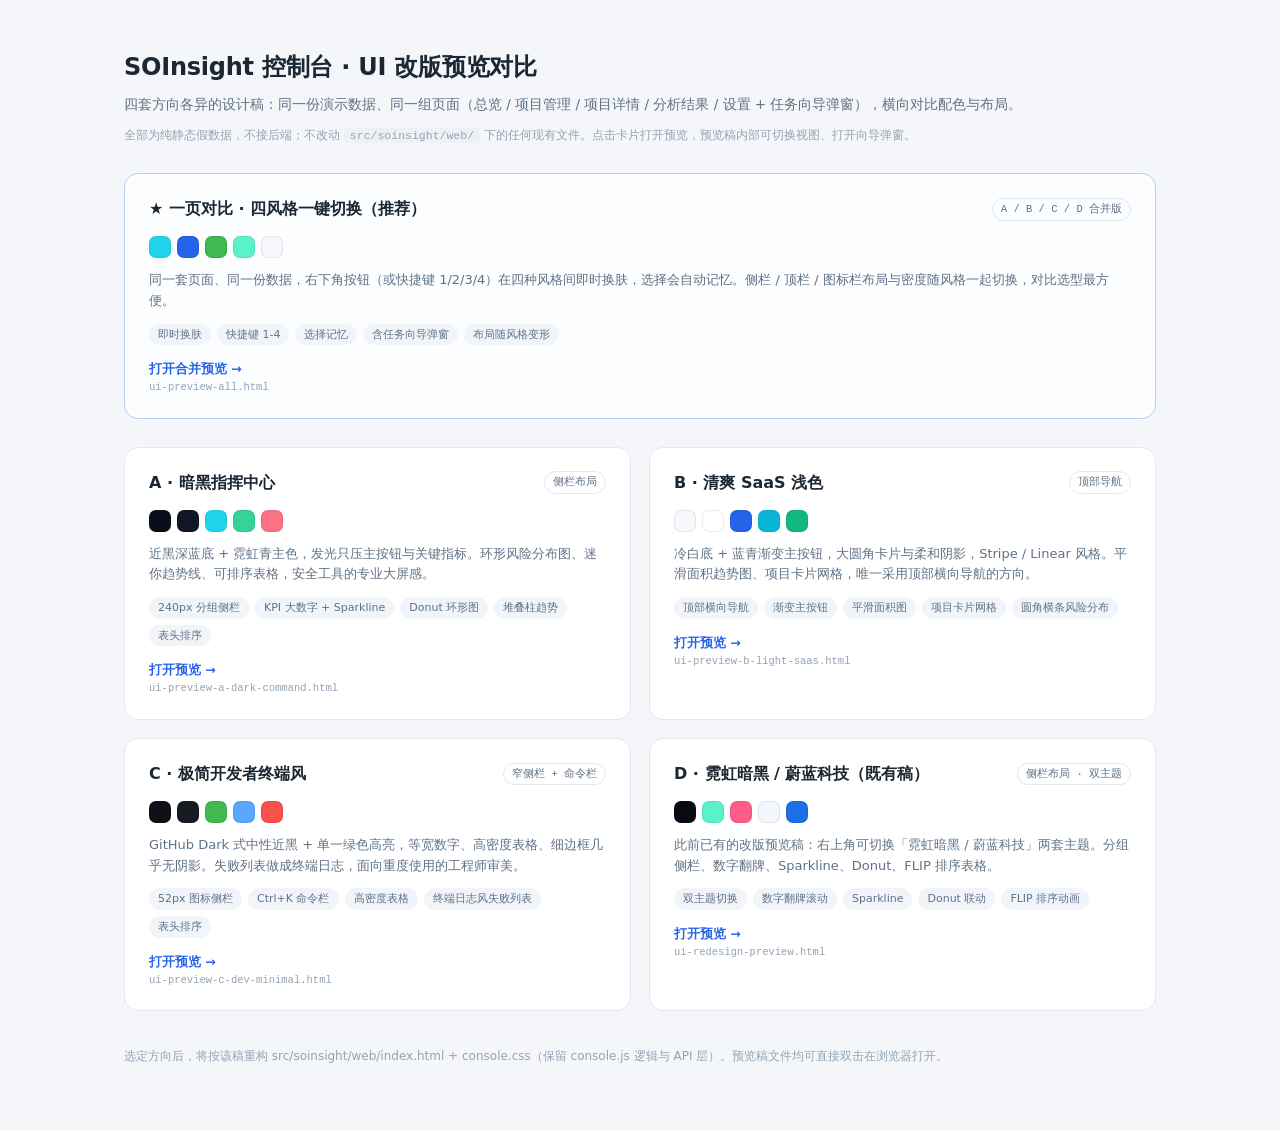
<file: design/ui-preview-index.html>
<!DOCTYPE html>
<html lang="zh-CN">
<head>
<meta charset="utf-8">
<meta name="viewport" content="width=device-width, initial-scale=1">
<title>SOInsight · UI 改版预览对比</title>
<!--
  对比入口页：汇总所有 UI 改版预览稿，点击卡片打开对应文件。
  均为纯静态假数据预览，不影响现有前端实现。
-->
<style>
:root {
  --bg:#F4F6F9; --surface:#FFFFFF; --text:#1B2733; --dim:#5F7186; --faint:#93A3B5;
  --border:#E1E8EF; --accent:#2563EB;
  --radius:14px;
  --font:"Segoe UI",system-ui,-apple-system,"PingFang SC","Microsoft YaHei",sans-serif;
  --mono:ui-monospace,"Cascadia Code",Consolas,monospace;
}
* { box-sizing:border-box; }
body { margin:0; min-height:100vh; background:var(--bg); color:var(--text); font:14px/1.6 var(--font); }
.wrap { max-width:1080px; margin:0 auto; padding:48px 24px 64px; }
header h1 { margin:0 0 8px; font-size:24px; letter-spacing:-.01em; }
header p { margin:0; color:var(--dim); font-size:13.5px; }
header .tip { margin-top:10px; font-size:12px; color:var(--faint); }
.tip code { font-family:var(--mono); font-size:11.5px; background:#EDF1F6; padding:1px 6px; border-radius:5px; }
.grid { display:grid; grid-template-columns:repeat(2,1fr); gap:18px; margin-top:28px; }
.preview-card {
  display:block; background:var(--surface); border:1px solid var(--border);
  border-radius:var(--radius); padding:22px 24px; text-decoration:none; color:inherit;
  transition:all .18s;
}
.preview-card:hover { border-color:var(--accent); box-shadow:0 10px 30px rgba(27,39,51,.1); transform:translateY(-2px); text-decoration:none; }
.pc-top { display:flex; align-items:center; gap:10px; }
.pc-name { font-size:16px; font-weight:700; }
.pc-tag {
  font-size:10.5px; font-family:var(--mono); padding:2px 8px; border-radius:99px;
  border:1px solid var(--border); color:var(--dim); margin-left:auto;
}
.swatches { display:flex; gap:6px; margin:14px 0 12px; }
.swatches i { width:22px; height:22px; border-radius:7px; border:1px solid rgba(0,0,0,.08); }
.pc-desc { font-size:13px; color:var(--dim); margin:0 0 12px; }
.pc-feats { display:flex; flex-wrap:wrap; gap:6px; }
.pc-feats span {
  font-size:11px; color:var(--dim); background:#F1F5F9;
  padding:2px 9px; border-radius:99px;
}
.pc-open { margin-top:14px; font-size:12.5px; color:var(--accent); font-weight:600; }
.pc-file { font-family:var(--mono); font-size:10.5px; color:var(--faint); }
footer { margin-top:36px; font-size:12px; color:var(--faint); }
@media (max-width:820px) { .grid { grid-template-columns:1fr; } }
</style>
</head>
<body>
<div class="wrap">
  <header>
    <h1>SOInsight 控制台 · UI 改版预览对比</h1>
    <p>四套方向各异的设计稿：同一份演示数据、同一组页面（总览 / 项目管理 / 项目详情 / 分析结果 / 设置 + 任务向导弹窗），横向对比配色与布局。</p>
    <p class="tip">全部为纯静态假数据，不接后端；不改动 <code>src/soinsight/web/</code> 下的任何现有文件。点击卡片打开预览，预览稿内部可切换视图、打开向导弹窗。</p>
  </header>

  <a class="preview-card" href="ui-preview-all.html" style="border-color:#B9CFF5; background:#FBFDFF; margin-top:28px;">
    <div class="pc-top">
      <span class="pc-name">★ 一页对比 · 四风格一键切换（推荐）</span>
      <span class="pc-tag">A / B / C / D 合并版</span>
    </div>
    <div class="swatches">
      <i style="background:#22D3EE"></i><i style="background:#2563EB"></i><i style="background:#3FB950"></i><i style="background:#5AF2C8"></i><i style="background:#F6F8FC"></i>
    </div>
    <p class="pc-desc">同一套页面、同一份数据，右下角按钮（或快捷键 1/2/3/4）在四种风格间即时换肤，选择会自动记忆。侧栏 / 顶栏 / 图标栏布局与密度随风格一起切换，对比选型最方便。</p>
    <div class="pc-feats">
      <span>即时换肤</span><span>快捷键 1-4</span><span>选择记忆</span><span>含任务向导弹窗</span><span>布局随风格变形</span>
    </div>
    <div class="pc-open">打开合并预览 →</div>
    <div class="pc-file">ui-preview-all.html</div>
  </a>

  <div class="grid">
    <a class="preview-card" href="ui-preview-a-dark-command.html">
      <div class="pc-top">
        <span class="pc-name">A · 暗黑指挥中心</span>
        <span class="pc-tag">侧栏布局</span>
      </div>
      <div class="swatches">
        <i style="background:#0A0E1A"></i><i style="background:#101626"></i><i style="background:#22D3EE"></i><i style="background:#34D399"></i><i style="background:#FB7185"></i>
      </div>
      <p class="pc-desc">近黑深蓝底 + 霓虹青主色，发光只压主按钮与关键指标。环形风险分布图、迷你趋势线、可排序表格，安全工具的专业大屏感。</p>
      <div class="pc-feats">
        <span>240px 分组侧栏</span><span>KPI 大数字 + Sparkline</span><span>Donut 环形图</span><span>堆叠柱趋势</span><span>表头排序</span>
      </div>
      <div class="pc-open">打开预览 →</div>
      <div class="pc-file">ui-preview-a-dark-command.html</div>
    </a>

    <a class="preview-card" href="ui-preview-b-light-saas.html">
      <div class="pc-top">
        <span class="pc-name">B · 清爽 SaaS 浅色</span>
        <span class="pc-tag">顶部导航</span>
      </div>
      <div class="swatches">
        <i style="background:#F6F8FC"></i><i style="background:#FFFFFF"></i><i style="background:#2563EB"></i><i style="background:#06B6D4"></i><i style="background:#10B981"></i>
      </div>
      <p class="pc-desc">冷白底 + 蓝青渐变主按钮，大圆角卡片与柔和阴影，Stripe / Linear 风格。平滑面积趋势图、项目卡片网格，唯一采用顶部横向导航的方向。</p>
      <div class="pc-feats">
        <span>顶部横向导航</span><span>渐变主按钮</span><span>平滑面积图</span><span>项目卡片网格</span><span>圆角横条风险分布</span>
      </div>
      <div class="pc-open">打开预览 →</div>
      <div class="pc-file">ui-preview-b-light-saas.html</div>
    </a>

    <a class="preview-card" href="ui-preview-c-dev-minimal.html">
      <div class="pc-top">
        <span class="pc-name">C · 极简开发者终端风</span>
        <span class="pc-tag">窄侧栏 + 命令栏</span>
      </div>
      <div class="swatches">
        <i style="background:#0D1117"></i><i style="background:#161B22"></i><i style="background:#3FB950"></i><i style="background:#58A6FF"></i><i style="background:#F85149"></i>
      </div>
      <p class="pc-desc">GitHub Dark 式中性近黑 + 单一绿色高亮，等宽数字、高密度表格、细边框几乎无阴影。失败列表做成终端日志，面向重度使用的工程师审美。</p>
      <div class="pc-feats">
        <span>52px 图标侧栏</span><span>Ctrl+K 命令栏</span><span>高密度表格</span><span>终端日志风失败列表</span><span>表头排序</span>
      </div>
      <div class="pc-open">打开预览 →</div>
      <div class="pc-file">ui-preview-c-dev-minimal.html</div>
    </a>

    <a class="preview-card" href="ui-redesign-preview.html">
      <div class="pc-top">
        <span class="pc-name">D · 霓虹暗黑 / 蔚蓝科技（既有稿）</span>
        <span class="pc-tag">侧栏布局 · 双主题</span>
      </div>
      <div class="swatches">
        <i style="background:#0A0B12"></i><i style="background:#5AF2C8"></i><i style="background:#FF5C8A"></i><i style="background:#F2F7FE"></i><i style="background:#1D6FE8"></i>
      </div>
      <p class="pc-desc">此前已有的改版预览稿：右上角可切换「霓虹暗黑 / 蔚蓝科技」两套主题。分组侧栏、数字翻牌、Sparkline、Donut、FLIP 排序表格。</p>
      <div class="pc-feats">
        <span>双主题切换</span><span>数字翻牌滚动</span><span>Sparkline</span><span>Donut 联动</span><span>FLIP 排序动画</span>
      </div>
      <div class="pc-open">打开预览 →</div>
      <div class="pc-file">ui-redesign-preview.html</div>
    </a>
  </div>

  <footer>选定方向后，将按该稿重构 src/soinsight/web/index.html + console.css（保留 console.js 逻辑与 API 层）。预览稿文件均可直接双击在浏览器打开。</footer>
</div>
</body>
</html>
</file>
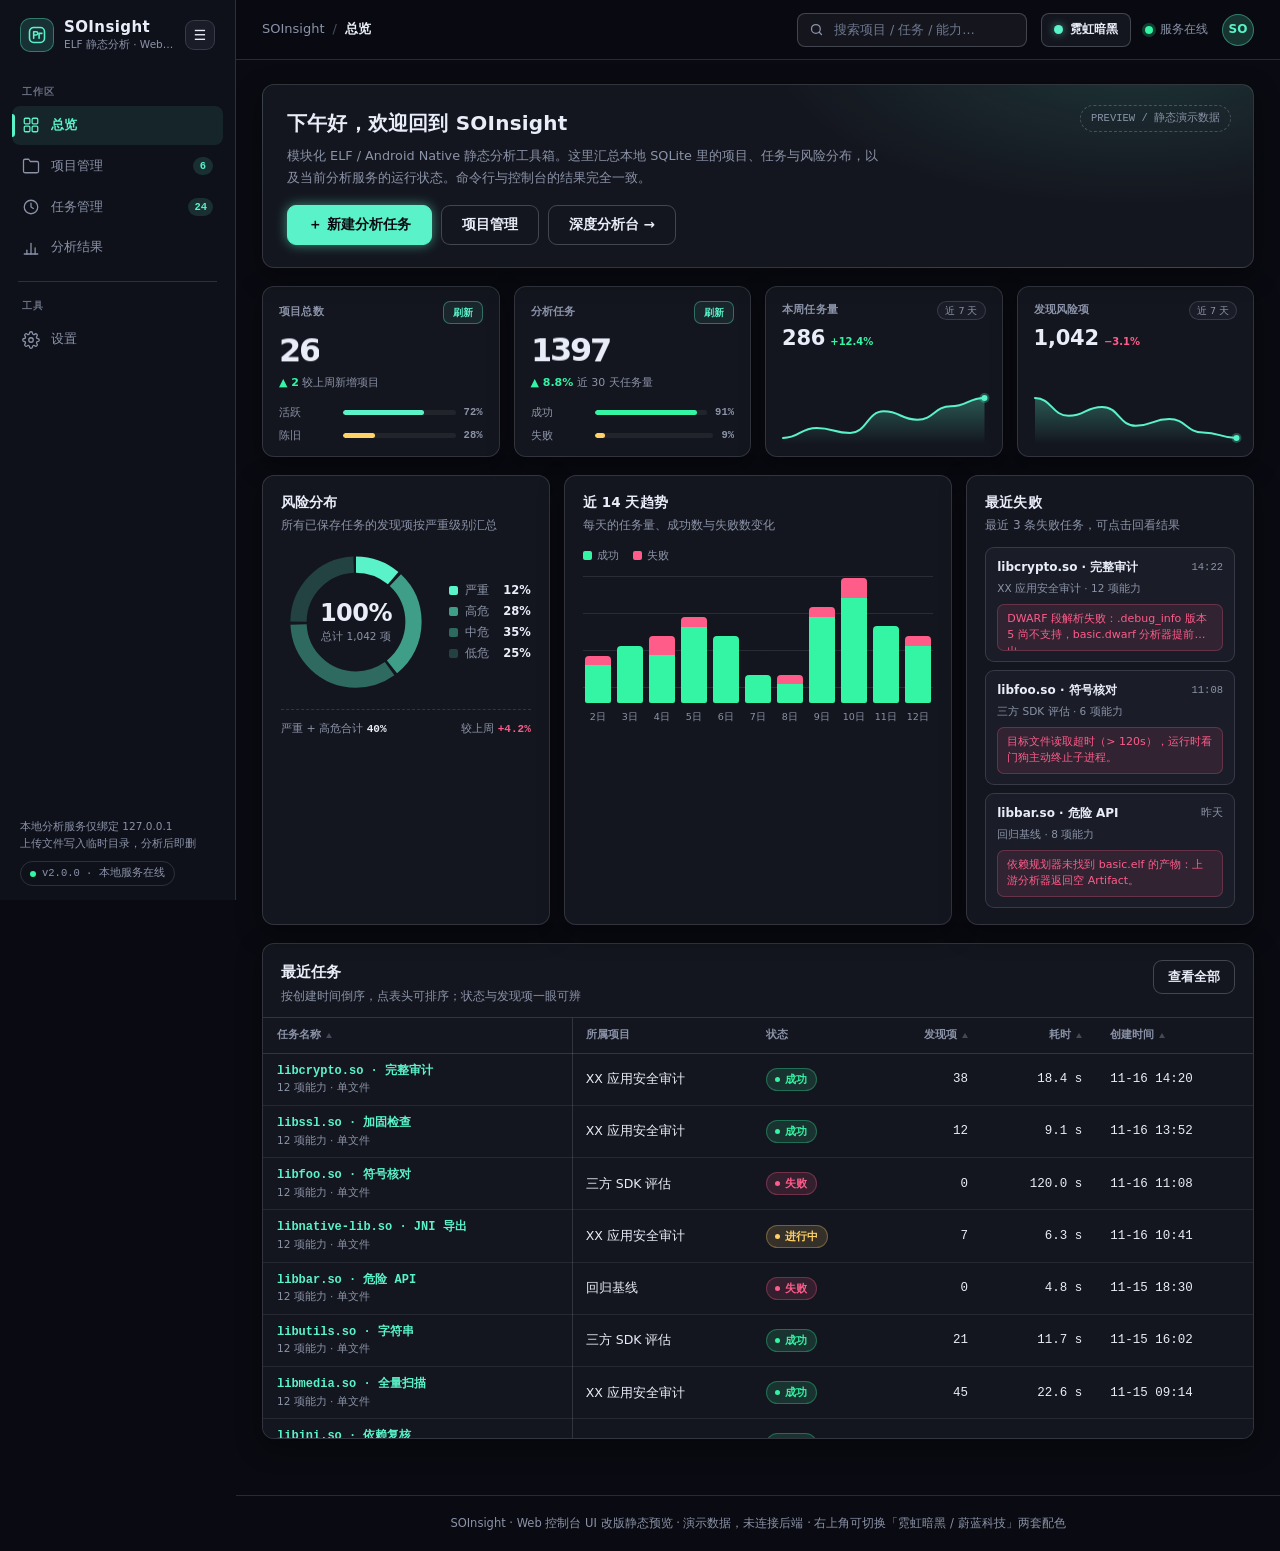
<file: design/ui-redesign-preview.html>
<!DOCTYPE html>
<html lang="zh-CN" data-theme="neon">
<head>
<meta charset="utf-8">
<meta name="viewport" content="width=device-width, initial-scale=1">
<title>SOInsight 控制台 · UI 改版静态预览</title>
<!--
  静态预览说明
  ------------------------------------------------------------------
  · 本文件是「预览稿」，不改动任何现有文件，不接后端、不请求接口。
  · 数据全部为演示假数据，用于展示布局 / 配色 / 交互。
  · 右上角可切换两套知识库配色：霓虹暗黑 / 蔚蓝科技。
  · 采用的设计（UI 设计知识库）：
      1. 配色方案：霓虹暗黑      —— 近黑底 + 霓虹青主色，发光只压主按钮
      2. 配色方案：蔚蓝科技      —— 蓝青主色 + 冷白底，渐变主按钮（可切换对照）
      3. 侧边栏导航              —— 左侧竖排分组导航 + 当前项高亮
      4. 数字滚动                —— 关键指标翻牌滚轮
      5. 迷你趋势线 Sparkline    —— 指标卡里的 7 天小折线 + hover 气泡
      6. 环形图 Donut Chart      —— 风险分布 4 段占比 + 段/图例联动
      7. 数据表格                —— 表头排序 + FLIP 位移动画 + 状态徽标
  ------------------------------------------------------------------
-->
<style>
/* ==================================================================
   1. 主题变量
   两套配色共用同一套 --ui-* 语义变量，切换 data-theme 即整体换肤。
   所有组件只引用 --ui-*，不直接写死颜色，便于之后落到 console.css。
   ================================================================== */
:root {
  --radius: 12px;
  --radius-sm: 8px;
  --mono: ui-monospace, "Cascadia Code", Consolas, "Courier New", monospace;
  --font: "Segoe UI", system-ui, -apple-system, "PingFang SC", "Microsoft YaHei", sans-serif;

  /* 霓虹暗黑（默认）—— 知识库固定色值，不跟随系统主题 */
  --bg:#0A0B12; --surface:#14161F; --surface-2:#1A1D28;
  --text:#E9EDF8; --text-dim:#8B93A8;
  --brand:#5AF2C8; --on-brand:#0A0B12;
  --success:#34F5A3; --warn:#FFD166; --danger:#FF5C8A;
  --border:rgba(233,237,248,.14); --border-strong:rgba(233,237,248,.22);
  --field:rgba(255,255,255,.05); --placeholder:#6E7890;
  --topbar-bg:rgba(10,11,18,.88);
  --glow:0 0 12px rgba(90,242,200,.55);
  --shadow:0 8px 26px rgba(0,0,0,.45);
  --grid-line:rgba(233,237,248,.10);
  --track:rgba(255,255,255,.06);
  --sidenav-bg:#0E101A;
}

html[data-theme="azure"] {
  /* 蔚蓝科技 —— 冷白底 + 蓝青主色 */
  --bg:#F2F7FE; --surface:#FFFFFF; --surface-2:#F7FAFF;
  --text:#0B2545; --text-dim:#5A7290;
  --brand:#1D6FE8; --on-brand:#FFFFFF;
  --success:#12A35A; --warn:#E08A1E; --danger:#DC3545;
  --border:#D8E3F2; --border-strong:#C9DAF0;
  --field:#FFFFFF; --placeholder:#8AA0BC;
  --topbar-bg:rgba(255,255,255,.90);
  --glow:none;
  --shadow:0 4px 14px rgba(11,37,69,.06);
  --grid-line:#E6EEFA;
  --track:#EDF2FB;
  --sidenav-bg:#FFFFFF;
}

/* --ui-* 是组件唯一使用的语义层 */
:root {
  --ui-bg:var(--bg); --ui-surface:var(--surface); --ui-surface-2:var(--surface-2);
  --ui-text:var(--text); --ui-text-dim:var(--text-dim);
  --ui-brand:var(--brand); --ui-on-brand:var(--on-brand);
  --ui-success:var(--success); --ui-warn:var(--warn); --ui-danger:var(--danger);
  --ui-border:var(--border); --ui-border-strong:var(--border-strong);
  --ui-field:var(--field); --ui-placeholder:var(--placeholder);
  --ui-shadow:var(--shadow); --ui-grid-line:var(--grid-line); --ui-track:var(--track);
}

* { box-sizing:border-box; }
html { scroll-behavior:smooth; }
body {
  margin:0; min-height:100vh; background:var(--ui-bg); color:var(--ui-text);
  font:14px/1.6 var(--font);
  -webkit-font-smoothing:antialiased;
}
code, pre, .mono { font-family:var(--mono); }
a { color:var(--ui-brand); text-decoration:none; }
a:hover { text-decoration:underline; }
button { font:inherit; }

/* 深色底分层靠「明度差 + 1px 描边」，不靠阴影 */
.card {
  background:var(--ui-surface); border:1px solid var(--ui-border);
  border-radius:var(--radius); box-shadow:var(--ui-shadow);
}
/* 浅色主题下白卡与冷白底只差一点，必须靠边框 + 淡阴影分层 */
html[data-theme="azure"] .card { box-shadow:0 4px 14px rgba(11,37,69,.06); }

/* ==================================================================
   2. 骨架：左侧固定竖排导航 + 右侧舞台
   ================================================================== */
.sidenav {
  position:fixed; left:0; top:0; bottom:0; z-index:60; width:236px;
  display:flex; flex-direction:column; gap:0;
  background:var(--sidenav-bg); border-right:1px solid var(--ui-border);
  padding:18px 12px 14px; overflow-y:auto; overflow-x:hidden;
  /* 折叠态宽度过渡：曲线与知识库「侧边栏折叠」一致 */
  transition:width .32s cubic-bezier(.2,.8,.25,1), padding .32s cubic-bezier(.2,.8,.25,1);
}
.sidenav::-webkit-scrollbar { width:8px; }
.sidenav::-webkit-scrollbar-thumb { background:var(--ui-track); border-radius:999px; }

.brand { display:flex; align-items:center; gap:10px; padding:0 8px 18px; white-space:nowrap; }
.brand-logo {
  width:34px; height:34px; flex:none; border-radius:10px;
  display:flex; align-items:center; justify-content:center;
  background:color-mix(in srgb,var(--ui-brand) 15%,transparent);
  border:1px solid color-mix(in srgb,var(--ui-brand) 38%,transparent);
  color:var(--ui-brand);
}
.brand-logo svg { width:20px; height:20px; display:block; }
.brand-text { min-width:0; flex:1; }
.brand-name { display:block; font-size:15px; font-weight:700; letter-spacing:.4px; line-height:1.2;
  overflow:hidden; text-overflow:ellipsis; }
.brand-sub { display:block; font-size:10.5px; color:var(--ui-text-dim); line-height:1.3; margin-top:2px;
  overflow:hidden; text-overflow:ellipsis; }

/* 折叠开关：按知识库设计放在侧栏 .brand 内靠右，不放到主区域 */
.nav-toggle {
  appearance:none; flex:0 0 auto; margin-left:auto;
  width:30px; height:30px; border-radius:9px; cursor:pointer;
  border:1px solid var(--ui-border); background:var(--ui-surface-2); color:var(--ui-text);
  font-size:14px; line-height:1; display:flex; align-items:center; justify-content:center;
  transition:filter .16s ease, transform .1s ease, border-color .16s ease, color .16s ease;
}
.nav-toggle:hover { filter:brightness(1.12); border-color:var(--ui-brand); color:var(--ui-brand); }
.nav-toggle:active { transform:scale(.92); }

.nav-group-label {
  font-size:10px; font-weight:700; letter-spacing:1.2px; text-transform:uppercase;
  color:var(--ui-text-dim); opacity:.72; padding:14px 10px 6px;
}
.nav-item {
  position:relative; display:flex; align-items:center; gap:11px;
  width:100%; padding:9px 10px; margin-bottom:2px;
  border:none; border-radius:var(--radius-sm); background:transparent;
  color:var(--ui-text-dim); font-size:13px; font-weight:500; text-align:left;
  cursor:pointer;
  transition:background .15s ease, color .15s ease,
             flex-direction .32s cubic-bezier(.2,.8,.25,1),
             padding .32s cubic-bezier(.2,.8,.25,1), gap .32s cubic-bezier(.2,.8,.25,1);
}
.nav-item .ico { width:18px; height:18px; flex:none; display:block; }
.nav-item .label {
  flex:1; min-width:0; overflow:hidden; text-overflow:ellipsis; white-space:nowrap;
  transition:opacity .2s ease;
}
.nav-item .cnt {
  flex:none; min-width:20px; padding:0 6px; border-radius:999px; font-size:10.5px;
  font-weight:700; line-height:18px; text-align:center;
  background:color-mix(in srgb,var(--ui-brand) 14%,transparent);
  color:var(--ui-brand); font-family:var(--mono);
  transition:opacity .2s ease;
}
.nav-item:hover { background:var(--ui-surface-2); color:var(--ui-text); }
.nav-item.on {
  background:color-mix(in srgb,var(--ui-brand) 9%,transparent);
  color:var(--ui-brand); font-weight:650;
}
/* 当前项左侧 3px 竖条：比单纯淡底更能指路 */
.nav-item.on::before {
  content:""; position:absolute; left:0; top:8px; bottom:8px; width:3px;
  border-radius:0 3px 3px 0; background:var(--ui-brand);
}
.nav-sep { height:1px; background:var(--ui-border); margin:12px 6px 2px; }
.sidenav-foot { margin-top:auto; padding:14px 8px 0; }
.sidenav-foot .sf-line { font-size:10.5px; color:var(--ui-text-dim); line-height:1.7; }
.sidenav-foot .sf-ver {
  display:inline-flex; align-items:center; gap:6px; margin-top:8px;
  font-size:10.5px; font-family:var(--mono); padding:3px 9px; border-radius:999px;
  border:1px solid var(--ui-border); color:var(--ui-text-dim);
}

/* ---------- 折叠态（对应知识库「侧边栏折叠」） ----------
   96px 窄条：图标在上、文字在下；隐藏分组标题 / 角标 / 底部信息；
   当前项改为整块淡底（右图形态）。宽度 236 → 96px，.32s 过渡。 */
.sidenav.collapsed { width:96px; padding:18px 6px 14px; }
/* 折叠态 brand 改成竖排：logo 在上、折叠按钮在下，居中；不遮挡菜单 */
.sidenav.collapsed .brand {
  position:relative; flex-direction:column; gap:10px;
  padding:0 0 18px; justify-content:center;
}
.sidenav.collapsed .brand-logo { width:30px; height:30px; border-radius:9px; }
/* 品牌文字淡出并收窄（不用 display:none，避免跳变） */
.sidenav.collapsed .brand-text { flex:0 0 auto; opacity:0; width:0; height:0; overflow:hidden; }
.sidenav.collapsed .nav-toggle { margin:0; }
.sidenav.collapsed .nav-group-label,
.sidenav.collapsed .nav-sep,
.sidenav.collapsed .sidenav-foot { display:none; }
.sidenav.collapsed .nav-item {
  flex-direction:column; justify-content:center; gap:4px;
  padding:10px 4px; margin-bottom:4px; font-size:11.5px; text-align:center;
}
.sidenav.collapsed .nav-item .ico { width:20px; height:20px; }
.sidenav.collapsed .nav-item .label {
  flex:0 0 auto; width:100%; line-height:14px; word-break:keep-all;
}
/* 折叠态按右图保持干净：角标隐藏（绝对定位会压住图标/文字） */
.sidenav.collapsed .nav-item .cnt { display:none; }
/* 折叠态当前项：整块淡底 + 品牌色文字，不再用左侧竖条 */
.sidenav.collapsed .nav-item.on {
  background:color-mix(in srgb,var(--ui-brand) 12%,transparent);
  color:var(--ui-brand); font-weight:650;
}
.sidenav.collapsed .nav-item.on::before { display:none; }
/* 折叠后图标无法自解释：用 title 提示（JS 写入），hover 也给原生 tooltip */
.sidenav.collapsed .nav-item:hover { background:var(--ui-surface-2); }

/* 主区随侧栏宽度联动 */
.main { margin-left:236px; min-width:0; transition:margin-left .32s cubic-bezier(.2,.8,.25,1); }
.foot { margin-left:236px; transition:margin-left .32s cubic-bezier(.2,.8,.25,1); }
.sidenav.collapsed ~ .main { margin-left:96px; }
.sidenav.collapsed ~ .foot { margin-left:96px; }
.topbar {
  position:sticky; top:0; z-index:50;
  display:flex; align-items:center; gap:14px;
  height:60px; padding:0 26px;
  background:var(--topbar-bg); backdrop-filter:blur(12px);
  border-bottom:1px solid var(--ui-border);
}
.crumb { display:flex; align-items:center; gap:8px; font-size:13px; min-width:0; }
.crumb .c-root { color:var(--ui-text-dim); }
.crumb .c-sep { color:var(--ui-text-dim); opacity:.5; }
.crumb .c-now { font-weight:650; white-space:nowrap; }
.topbar-spacer { flex:1; }
.global-search {
  display:flex; align-items:center; gap:8px; width:230px;
  height:34px; padding:0 11px; border-radius:var(--radius-sm);
  background:var(--ui-field); border:1px solid var(--ui-border-strong);
  color:var(--ui-text-dim);
}
.global-search svg { width:15px; height:15px; flex:none; }
.global-search input {
  flex:1; min-width:0; border:none; outline:none; background:transparent;
  color:var(--ui-text); font:inherit; font-size:12.5px;
}
.global-search input::placeholder { color:var(--ui-placeholder); }
.global-search:focus-within {
  border-color:var(--ui-brand);
  box-shadow:0 0 0 3px color-mix(in srgb,var(--ui-brand) 20%,transparent);
}
.theme-switch {
  display:flex; align-items:center; gap:7px; height:34px; padding:0 12px;
  border-radius:var(--radius-sm); border:1px solid var(--ui-border-strong);
  background:var(--ui-surface); color:var(--ui-text); cursor:pointer;
  font-size:12px; font-weight:600; white-space:nowrap;
  transition:border-color .15s, color .15s;
}
.theme-switch:hover { border-color:var(--ui-brand); color:var(--ui-brand); }
.theme-switch .sw-dot {
  width:9px; height:9px; border-radius:50%; background:var(--ui-brand);
  box-shadow:0 0 8px color-mix(in srgb,var(--ui-brand) 60%,transparent);
}
.health {
  display:flex; align-items:center; gap:7px; font-size:12px; color:var(--ui-text-dim);
  white-space:nowrap;
}
.health .dot { width:8px; height:8px; border-radius:50%; background:var(--ui-success); }
.health .dot::after {
  content:""; display:block; width:8px; height:8px; border-radius:50%;
  box-shadow:0 0 0 3px color-mix(in srgb,var(--ui-success) 22%,transparent);
}
.avatar {
  width:32px; height:32px; flex:none; border-radius:50%;
  display:flex; align-items:center; justify-content:center;
  background:color-mix(in srgb,var(--ui-brand) 18%,transparent);
  border:1px solid color-mix(in srgb,var(--ui-brand) 40%,transparent);
  color:var(--ui-brand); font-size:12px; font-weight:700;
}

.stage { padding:24px 26px 56px; max-width:1600px; }
.view { display:none; animation:view-in .18s ease; }
.view.on { display:block; }
@keyframes view-in { from { opacity:0; transform:translateY(6px); } to { opacity:1; transform:none; } }

/* ==================================================================
   3. 通用组件：按钮 / 徽标 / 面板头
   ================================================================== */
.btn {
  display:inline-flex; align-items:center; justify-content:center; gap:7px;
  height:34px; padding:0 14px; border-radius:9px; cursor:pointer;
  border:1px solid var(--ui-border-strong); background:var(--ui-surface);
  color:var(--ui-text); font-size:12.5px; font-weight:600;
  transition:transform .1s ease, border-color .15s ease, color .15s ease, background .15s ease, filter .15s ease;
}
.btn:hover { border-color:var(--ui-brand); color:var(--ui-brand); }
.btn:active { transform:scale(.97); }
.btn-primary {
  background:var(--ui-brand); border-color:var(--ui-brand); color:var(--ui-on-brand);
  box-shadow:var(--glow); font-weight:700;
}
.btn-primary:hover { color:var(--ui-on-brand); }
html[data-theme="neon"] .btn-primary:hover { background:color-mix(in srgb,var(--ui-brand) 78%,transparent); }
html[data-theme="azure"] .btn-primary {
  background:linear-gradient(180deg,#2E7EF0,#1D6FE8); border-color:#1D6FE8; color:#FFFFFF;
}
html[data-theme="azure"] .btn-primary:hover { filter:brightness(1.05); color:#FFFFFF; }
.btn-lg { height:40px; padding:0 20px; font-size:13.5px; }
.btn-quiet { background:transparent; }
.btn-danger { color:var(--ui-danger); border-color:color-mix(in srgb,var(--ui-danger) 45%,transparent); }
.btn-danger:hover { color:var(--ui-danger); border-color:var(--ui-danger); background:color-mix(in srgb,var(--ui-danger) 10%,transparent); }
.btn-icon { width:32px; height:32px; padding:0; }

.panel-head { display:flex; align-items:flex-start; gap:14px; flex-wrap:wrap; margin-bottom:16px; }
.panel-head .ph-main { flex:1; min-width:220px; }
.panel-head h2 { margin:0 0 3px; font-size:15px; font-weight:700; letter-spacing:.1px; }
.panel-head .ph-sub { font-size:12px; color:var(--ui-text-dim); line-height:1.55; }
.panel-head .ph-acts { display:flex; gap:8px; flex:none; align-items:center; }

.badge {
  display:inline-flex; align-items:center; gap:5px; font-size:11px; font-weight:600;
  line-height:1; padding:5px 9px 5px 8px; border-radius:999px;
  background:var(--ui-surface); border:1px solid transparent;
}
.badge::before { content:""; width:5px; height:5px; border-radius:50%; background:currentColor; }
.badge.ok { color:var(--ui-success); background:color-mix(in srgb,var(--ui-success) 13%,var(--ui-surface)); border-color:color-mix(in srgb,var(--ui-success) 30%,transparent); }
.badge.run { color:var(--ui-warn); background:color-mix(in srgb,var(--ui-warn) 14%,var(--ui-surface)); border-color:color-mix(in srgb,var(--ui-warn) 30%,transparent); }
.badge.fail { color:var(--ui-danger); background:color-mix(in srgb,var(--ui-danger) 13%,var(--ui-surface)); border-color:color-mix(in srgb,var(--ui-danger) 30%,transparent); }
.badge.info { color:var(--ui-text-dim); background:var(--ui-surface-2); border-color:var(--ui-border); }

.pill {
  display:inline-flex; align-items:center; font-size:10.5px; line-height:1;
  padding:4px 8px; border-radius:999px; color:var(--ui-text-dim);
  background:var(--ui-surface-2); border:1px solid var(--ui-border);
}

/* ==================================================================
   4. 首屏 Hero
   ================================================================== */
.hero {
  position:relative; overflow:hidden;
  display:flex; align-items:center; gap:20px; flex-wrap:wrap;
  padding:22px 24px; margin-bottom:18px;
  border-radius:var(--radius); border:1px solid var(--ui-border);
  background:
    radial-gradient(560px 240px at 88% -20%,color-mix(in srgb,var(--ui-brand) 14%,transparent),transparent 65%),
    var(--ui-surface);
  box-shadow:var(--ui-shadow);
}
.hero-main { flex:1; min-width:260px; }
.hero h1 { margin:0 0 6px; font-size:20px; font-weight:750; letter-spacing:.2px; }
.hero p { margin:0; font-size:12.8px; color:var(--ui-text-dim); line-height:1.7; max-width:74ch; }
.hero-acts { display:flex; gap:9px; flex-wrap:wrap; margin-top:16px; }
.hero-badge {
  position:absolute; right:22px; top:20px; font-size:10.5px;
  font-family:var(--mono); color:var(--ui-text-dim);
  padding:4px 10px; border:1px dashed var(--ui-border-strong); border-radius:999px;
}

/* ==================================================================
   5. KPI 指标卡（数字滚动 + 迷你趋势线）
   ================================================================== */
.kpi-grid { display:grid; grid-template-columns:repeat(4,minmax(0,1fr)); gap:14px; margin-bottom:18px; }
.kpi { padding:14px 16px 12px; min-height:158px; display:flex; flex-direction:column; }
.kpi-top { display:flex; align-items:center; justify-content:space-between; gap:8px; }
.kpi-label { font-size:11px; color:var(--ui-text-dim); font-weight:600; letter-spacing:.2px; }
.kpi-pill { font-size:9.5px; line-height:1; padding:4px 7px; border-radius:999px; color:var(--ui-text-dim); background:var(--ui-surface-2); border:1px solid var(--ui-border); }
.kpi-refresh {
  appearance:none; cursor:pointer; font:inherit; font-size:9.5px; font-weight:600;
  padding:3px 9px; border-radius:7px; color:var(--ui-brand);
  border:1px solid color-mix(in srgb,var(--ui-brand) 36%,transparent);
  background:color-mix(in srgb,var(--ui-brand) 8%,transparent);
  transition:background .15s ease, transform .1s ease;
}
.kpi-refresh:hover { background:color-mix(in srgb,var(--ui-brand) 16%,transparent); }
.kpi-refresh:active { transform:scale(.94); }

/* 数字滚动：容器用专用 .roll-num，内部 .d/.strip 全部作用域化。
   注意：表格数字列用的是 .num（右对齐），若这里也写全局 .num 会把
   <th>/<td> 变成 32px 的 flex 容器、脱离表格流纵向堆叠（曾导致「发现项/耗时」列塌陷）。 */
.roll-num {
  display:flex; align-items:flex-start; font-size:32px; font-weight:700; line-height:1.15;
  font-variant-numeric:tabular-nums; letter-spacing:.01em; margin-top:8px;
}
.roll-num .d { display:inline-block; width:.62em; height:1.15em; overflow:hidden; text-align:center;
  color:var(--ui-text); transition:color .35s ease; }
.roll-num .d.flash { color:var(--ui-brand); }
.roll-num .strip { display:block; will-change:transform; }
.roll-num .strip b { display:block; height:1.15em; line-height:1.15em; font-weight:700; color:inherit; }
.kpi-delta { margin-top:6px; font-size:11px; color:var(--ui-text-dim); }
.kpi-delta b { color:var(--ui-success); font-weight:650; }
.kpi-delta b.down { color:var(--ui-danger); }
.kpi-foot { margin-top:auto; padding-top:12px; }
.kpi-meters { display:flex; flex-direction:column; gap:6px; }
.kpi-meter { display:flex; align-items:center; gap:8px; font-size:10.5px; color:var(--ui-text-dim); }
.kpi-meter span { flex:none; width:56px; }
.kpi-meter .bar { flex:1; height:5px; border-radius:999px; background:var(--ui-track); overflow:hidden; }
.kpi-meter .bar i { display:block; height:100%; border-radius:999px; background:var(--ui-brand); }
.kpi-meter .bar i.s { background:var(--ui-success); }
.kpi-meter .bar i.w { background:var(--ui-warn); }

/* 迷你趋势线 */
.kpi-num-s { font-size:21px; font-weight:650; line-height:1.15; margin-top:6px;
  font-variant-numeric:tabular-nums; letter-spacing:-.2px; }
.kpi-num-s small { font-size:10px; font-weight:600; color:var(--ui-success); margin-left:5px; letter-spacing:0; }
.kpi-num-s small.down { color:var(--ui-danger); }
.sparkbox { position:relative; margin-top:auto; height:56px; }
svg.spark { display:block; width:100%; height:56px; overflow:visible; cursor:crosshair; }
.spark .area { fill:url(#sp-grad-a); }
.spark .area2 { fill:url(#sp-grad-b); }
.spark .line { fill:none; stroke:var(--ui-brand); stroke-width:2; stroke-linecap:round; stroke-linejoin:round; }
.spark .end { fill:var(--ui-brand); }
.spark .end-halo { fill:color-mix(in srgb,var(--ui-brand) 26%,transparent); }
.spark .guide { stroke:color-mix(in srgb,var(--ui-text) 22%,transparent); stroke-width:1; stroke-dasharray:2 2; }
.spark .hover { fill:var(--ui-surface); stroke:var(--ui-brand); stroke-width:2; opacity:0; }
.spark .hover.on { opacity:1; }
.tip {
  position:absolute; left:0; top:0; transform:translate(-50%,-130%);
  padding:3px 7px; border-radius:6px; font-size:10px; line-height:1.25; white-space:nowrap;
  color:var(--ui-bg); background:var(--ui-text); opacity:0; transition:opacity .12s ease;
  pointer-events:none; font-variant-numeric:tabular-nums; z-index:5;
}
.tip.on { opacity:1; }
.tip b { font-weight:700; }

/* ==================================================================
   6. 中部三栏：风险环形图 / 14 天趋势 / 最近失败
   ================================================================== */
.mid-grid { display:grid; grid-template-columns:minmax(0,1fr) minmax(0,1.35fr) minmax(0,1fr); gap:14px; margin-bottom:18px; }
.panel { padding:16px 18px; }
.panel-head.compact { margin-bottom:12px; }
.panel-head.compact h2 { font-size:13.5px; }

/* 环形图 */
.donut-wrap { display:flex; align-items:center; gap:18px; }
.donut { position:relative; flex:0 0 auto; width:150px; height:150px; }
svg.ring { display:block; width:100%; height:100%; transform:rotate(-90deg); overflow:visible; }
.seg { fill:none; stroke-width:13; stroke-linecap:butt; cursor:pointer;
  transition:stroke-width .16s ease, opacity .16s ease; }
.seg.hot { stroke-width:17; }
.ring.dim .seg:not(.hot) { opacity:.45; }
.donut-center {
  position:absolute; inset:0; display:flex; flex-direction:column;
  align-items:center; justify-content:center; pointer-events:none; text-align:center;
}
.donut-center b { font-size:24px; font-weight:700; line-height:1.05; font-variant-numeric:tabular-nums; letter-spacing:-.5px; }
.donut-center span { margin-top:3px; font-size:10.5px; line-height:1.2; color:var(--ui-text-dim); max-width:96px; overflow:hidden; text-overflow:ellipsis; white-space:nowrap; }
.legend { flex:1 1 auto; min-width:0; display:flex; flex-direction:column; gap:5px; }
.lg { display:flex; align-items:center; gap:7px; font-size:11.5px; line-height:16px;
  color:var(--ui-text-dim); cursor:default; border-radius:5px; padding:3px 5px; margin:-3px -5px; }
.lg i { flex:0 0 auto; width:9px; height:9px; border-radius:2px; }
.lg span { flex:1 1 auto; min-width:0; overflow:hidden; text-overflow:ellipsis; white-space:nowrap; }
.lg b { flex:0 0 auto; font-weight:700; color:var(--ui-text); font-variant-numeric:tabular-nums; }
.lg.hot { background:color-mix(in srgb,var(--ui-text) 7%,transparent); color:var(--ui-text); }
.donut-foot { margin-top:12px; padding-top:10px; border-top:1px dashed var(--ui-border);
  display:flex; justify-content:space-between; font-size:11px; color:var(--ui-text-dim); }
.donut-foot b { color:var(--ui-text); font-family:var(--mono); }

/* 14 天趋势（堆叠柱） */
.trend-legend { display:flex; gap:14px; margin-bottom:10px; color:var(--ui-text-dim); font-size:11px; }
.trend-legend span { display:inline-flex; align-items:center; gap:5px; }
.trend-legend i { width:9px; height:9px; border-radius:2px; display:inline-block; }
.trend-legend .lg-ok { background:var(--ui-success); }
.trend-legend .lg-err { background:var(--ui-danger); }
.trend {
  display:flex; align-items:flex-end; gap:6px; height:150px; padding:4px 2px 0; overflow-x:auto;
  background:repeating-linear-gradient(to top,transparent 0,transparent 36px,var(--ui-grid-line) 36px,var(--ui-grid-line) 37px);
}
.trend-col { flex:1 1 0; min-width:26px; height:100%; display:flex; flex-direction:column;
  align-items:center; justify-content:flex-end; gap:6px; }
.trend-track { width:100%; max-width:34px; flex:1; display:flex; align-items:flex-end; }
/* flex 子项要有可分配空间，父级必须有确定的高度：这里由 JS 按当天总量算出 %。
   stack 自身是 column，内部 err/ok 用 flex 份数按「失败:成功」真实比例分配。 */
.trend-stack { width:100%; min-height:4px; display:flex; flex-direction:column;
  border-radius:4px 4px 2px 2px; overflow:hidden;
  background:color-mix(in srgb,var(--ui-brand) 10%,transparent); }
.trend-err { display:block; width:100%; flex:0 0 auto; background:var(--ui-danger); }
.trend-ok { display:block; width:100%; flex:1 1 auto; background:var(--ui-success); }
.trend-zero { width:5px; height:5px; margin:0 auto 2px; border-radius:50%; background:var(--ui-border-strong); }
.trend-day { color:var(--ui-text-dim); font-size:9.5px; white-space:nowrap; }

/* 最近失败 */
.fail-item { padding:10px 11px; margin-bottom:8px; cursor:pointer;
  border:1px solid var(--ui-border); border-radius:9px; background:var(--ui-surface-2);
  transition:border-color .12s ease, background .12s ease; }
.fail-item:last-child { margin-bottom:0; }
.fail-item:hover { border-color:var(--ui-border-strong); background:var(--ui-surface); }
.fi-head { display:flex; align-items:center; justify-content:space-between; gap:8px; font-size:12px; }
.fi-head b { min-width:0; overflow:hidden; text-overflow:ellipsis; white-space:nowrap; font-weight:650; }
.fi-head time { flex:none; color:var(--ui-text-dim); font-size:10.5px; font-family:var(--mono); }
.fi-meta { margin-top:3px; color:var(--ui-text-dim); font-size:10.5px; }
.fi-reason { margin-top:7px; padding:6px 9px; border-radius:7px; font-size:11px; line-height:1.5;
  color:var(--ui-danger); background:color-mix(in srgb,var(--ui-danger) 10%,transparent);
  border:1px solid color-mix(in srgb,var(--ui-danger) 26%,transparent);
  display:-webkit-box; -webkit-line-clamp:2; -webkit-box-orient:vertical; overflow:hidden; }
.empty-line { padding:18px 4px; text-align:center; color:var(--ui-text-dim); font-size:12px; }

/* ==================================================================
   7. 数据表格（排序 + FLIP + 状态徽标）
   ================================================================== */
.table-panel { display:flex; flex-direction:column; padding:0; overflow:hidden; }
.table-panel .panel-head { padding:16px 18px 12px; margin:0; border-bottom:1px solid var(--ui-border); }
.tw { flex:1; min-height:0; overflow:auto; max-height:420px; }
/* 自绘滚动条：只写 webkit 伪元素，不写 scrollbar-width，避免 Chromium 整体忽略 */
.tw::-webkit-scrollbar { width:10px; height:10px; }
.tw::-webkit-scrollbar-button { display:none; width:0; height:0; }
.tw::-webkit-scrollbar-track { background:transparent; margin:5px; }
.tw::-webkit-scrollbar-thumb { background:color-mix(in srgb,var(--ui-text) 30%,transparent);
  border:3px solid transparent; border-right-width:4px; background-clip:padding-box; border-radius:999px; }
.tw::-webkit-scrollbar-thumb:hover { background:color-mix(in srgb,var(--ui-text) 50%,transparent); background-clip:padding-box; }
.tw::-webkit-scrollbar-corner { background:transparent; }
@supports not selector(::-webkit-scrollbar) {
  .tw { scrollbar-width:thin; scrollbar-color:var(--ui-text-dim) transparent; }
}
table.data { width:100%; border-collapse:separate; border-spacing:0; }
th, td { padding:10px 14px; text-align:left; font-size:12.5px; white-space:nowrap; line-height:1.3; }
thead th { font-size:11px; font-weight:600; color:var(--ui-text-dim); background:var(--ui-surface);
  border-bottom:1px solid var(--ui-border); position:sticky; top:0; z-index:3; }
tbody td { border-bottom:1px solid color-mix(in srgb,var(--ui-border) 55%,transparent); background:var(--ui-surface); }
tbody tr:last-child td { border-bottom:0; }
th:first-child, td:first-child { position:sticky; left:0; z-index:2; box-shadow:1px 0 0 var(--ui-border); }
th:first-child { z-index:4; }
tbody tr:hover td { background:color-mix(in srgb,var(--ui-brand) 8%,var(--ui-surface)); }
.srt { display:inline-flex; align-items:center; gap:5px; padding:1px 2px; margin:-1px -2px;
  border:0; border-radius:6px; background:none; font:inherit; color:inherit; cursor:pointer;
  transition:transform .1s ease, color .15s ease; }
.srt:hover { color:var(--ui-text); }
.srt:active { transform:scale(.94); }
th[aria-sort="ascending"] .srt, th[aria-sort="descending"] .srt { color:var(--ui-text); font-weight:700; }
.arw { width:0; height:0; border-left:3.5px solid transparent; border-right:3.5px solid transparent;
  border-bottom:5px solid currentColor; opacity:.4; transition:transform .2s ease, opacity .2s ease; }
th[aria-sort="ascending"] .arw { opacity:1; }
th[aria-sort="descending"] .arw { transform:rotate(180deg); opacity:1; }
td.num, th.num { text-align:right; font-variant-numeric:tabular-nums; }
.tname { font-family:var(--mono); font-size:12px; font-weight:600; }
.tsub { font-size:10.5px; color:var(--ui-text-dim); margin-top:2px; }
.tlink { color:var(--ui-brand); cursor:pointer; }
.tlink:hover { text-decoration:underline; }

/* ==================================================================
   8. 其它视图（项目 / 任务 / 结果 / 设置）
   ================================================================== */
.proj-banner {
  display:flex; align-items:center; gap:18px; flex-wrap:wrap; margin-bottom:18px;
  padding:22px 24px; border-radius:var(--radius);
  background:linear-gradient(135deg,color-mix(in srgb,var(--ui-brand) 82%,#0A0B12) 0%,color-mix(in srgb,var(--ui-brand) 55%,#0A0B12) 100%);
  border:1px solid color-mix(in srgb,var(--ui-brand) 40%,transparent);
  color:#06120E;
}
html[data-theme="azure"] .proj-banner { background:linear-gradient(135deg,#2E7EF0,#1D6FE8); color:#FFFFFF; }
.pb-avatar { width:48px; height:48px; border-radius:13px; flex:none;
  background:rgba(255,255,255,.20); border:1px solid rgba(255,255,255,.35);
  display:flex; align-items:center; justify-content:center; font-size:20px; font-weight:750; }
.pb-info { flex:1; min-width:0; }
.pb-name { font-size:20px; font-weight:750; letter-spacing:.3px; }
.pb-meta { font-size:11.5px; opacity:.85; margin-top:4px; }
.pb-acts { display:flex; gap:9px; }
.pb-acts .btn { background:rgba(255,255,255,.92); border-color:transparent; color:#0B2545; }
/* 霓虹暗黑下横幅文字是近黑（#06120E），幽灵按钮不能用 inherit（会变成看不清的深色字） */
.pb-acts .btn.ghost { background:rgba(255,255,255,.16); border-color:rgba(255,255,255,.42); color:#FFFFFF; }
html[data-theme="azure"] .pb-acts .btn.ghost { color:inherit; }

.filter-bar { display:flex; align-items:center; gap:9px; flex-wrap:wrap; margin-bottom:14px; }
.filter-bar input, .filter-bar select {
  height:34px; padding:0 11px; border-radius:var(--radius-sm); font:inherit; font-size:12.5px;
  background:var(--ui-field); color:var(--ui-text); border:1px solid var(--ui-border-strong); outline:none;
}
.filter-bar input { width:230px; }
.filter-bar input::placeholder { color:var(--ui-placeholder); }
.filter-bar input:focus, .filter-bar select:focus {
  border-color:var(--ui-brand); box-shadow:0 0 0 3px color-mix(in srgb,var(--ui-brand) 20%,transparent);
}

.result-tabs { display:flex; gap:4px; border-bottom:1px solid var(--ui-border); margin-bottom:16px; }
.result-tabs button {
  border:none; background:transparent; color:var(--ui-text-dim); cursor:pointer;
  padding:9px 14px; font-size:12.5px; font-weight:600; border-bottom:2px solid transparent; margin-bottom:-1px;
}
.result-tabs button:hover { color:var(--ui-text); }
.result-tabs button.on { color:var(--ui-brand); border-bottom-color:var(--ui-brand); }
.finding { border:1px solid var(--ui-border); border-left-width:3px; border-radius:9px;
  padding:11px 14px; margin-bottom:10px; background:var(--ui-surface); }
.finding.critical { border-left-color:var(--ui-danger); }
.finding.high { border-left-color:var(--ui-warn); }
.finding.medium { border-left-color:var(--ui-brand); }
.finding .fh { display:flex; align-items:center; gap:9px; flex-wrap:wrap; margin-bottom:5px; }
.finding .ft { font-weight:650; font-size:13px; }
.finding .fr { font-family:var(--mono); font-size:10.5px; color:var(--ui-text-dim); }
.finding .fm { font-size:12.5px; color:var(--ui-text-dim); line-height:1.6; }
.sev { font-size:10px; font-weight:700; padding:2px 8px; border-radius:999px; letter-spacing:.04em; text-transform:uppercase; }
.sev.critical { color:var(--ui-danger); background:color-mix(in srgb,var(--ui-danger) 13%,transparent); }
.sev.high { color:var(--ui-warn); background:color-mix(in srgb,var(--ui-warn) 14%,transparent); }
.sev.medium { color:var(--ui-brand); background:color-mix(in srgb,var(--ui-brand) 14%,transparent); }

.settings-grid { display:grid; grid-template-columns:repeat(2,minmax(0,1fr)); gap:14px; }
.set-row { display:flex; align-items:center; justify-content:space-between; gap:14px;
  padding:11px 0; border-bottom:1px dashed var(--ui-border); }
.set-row:last-child { border-bottom:none; }
.set-row .sr-t { font-size:13px; font-weight:600; }
.set-row .sr-d { font-size:11.5px; color:var(--ui-text-dim); margin-top:2px; }
.switch { position:relative; width:40px; height:22px; flex:none; border-radius:999px; cursor:pointer;
  background:var(--ui-track); border:1px solid var(--ui-border-strong); transition:background .18s ease; }
.switch::after { content:""; position:absolute; top:2px; left:2px; width:16px; height:16px; border-radius:50%;
  background:var(--ui-text-dim); transition:transform .18s ease, background .18s ease; }
.switch.on { background:color-mix(in srgb,var(--ui-brand) 35%,transparent); border-color:var(--ui-brand); }
.switch.on::after { transform:translateX(18px); background:var(--ui-brand); }
.design-list { margin:0; padding:0; list-style:none; }
.design-list li { display:flex; align-items:baseline; gap:9px; padding:7px 0;
  border-bottom:1px dashed var(--ui-border); font-size:12.5px; }
.design-list li:last-child { border-bottom:none; }
.design-list .dl-tag { flex:none; font-size:10px; font-family:var(--mono); color:var(--ui-brand);
  padding:1px 7px; border-radius:999px; background:color-mix(in srgb,var(--ui-brand) 12%,transparent); }
.design-list .dl-d { color:var(--ui-text-dim); font-size:11.5px; }
.kv-line { display:flex; gap:10px; font-size:12.5px; padding:7px 0; border-bottom:1px dashed var(--ui-border); }
.kv-line:last-child { border-bottom:none; }
.kv-line .k { flex:none; width:120px; color:var(--ui-text-dim); }
.kv-line .v { font-family:var(--mono); word-break:break-all; }

/* ==================================================================
   9. 创建任务向导弹窗
   ================================================================== */
.overlay { position:fixed; inset:0; z-index:1000; display:none;
  align-items:center; justify-content:center; padding:20px;
  background:var(--overlay-bg,rgba(3,6,12,.72)); backdrop-filter:blur(4px); }
.overlay.on { display:flex; }
html[data-theme="azure"] .overlay { background:rgba(11,37,69,.42); }
.modal { width:min(94vw,820px); max-height:88vh; display:flex; flex-direction:column;
  background:var(--ui-surface); border:1px solid var(--ui-border-strong);
  border-radius:14px; box-shadow:0 24px 64px rgba(0,0,0,.5); overflow:hidden; }
.modal-head { display:flex; align-items:center; justify-content:space-between;
  padding:15px 20px; border-bottom:1px solid var(--ui-border); }
.modal-head .t { font-size:15px; font-weight:700; }
.modal-head .x { width:28px; height:28px; border:none; background:transparent;
  color:var(--ui-text-dim); cursor:pointer; border-radius:7px; font-size:15px; }
.modal-head .x:hover { background:var(--ui-surface-2); color:var(--ui-text); }
.wizard { display:flex; flex:1; min-height:0; }
.wizard-nav { width:196px; flex:none; background:var(--ui-surface-2);
  border-right:1px solid var(--ui-border); padding:16px 12px; }
.w-step { display:flex; gap:10px; align-items:flex-start; padding:10px; border-radius:8px;
  color:var(--ui-text-dim); cursor:pointer; }
.w-step .n { width:22px; height:22px; border-radius:50%; flex:none;
  background:var(--ui-field); border:1px solid var(--ui-border-strong);
  display:flex; align-items:center; justify-content:center; font-size:11px; font-weight:700; }
.w-step.on { background:color-mix(in srgb,var(--ui-brand) 9%,transparent); color:var(--ui-brand); }
.w-step.on .n { background:var(--ui-brand); border-color:var(--ui-brand); color:var(--ui-on-brand); }
.w-step b { display:block; font-size:12.5px; }
.w-step small { font-size:10.5px; color:var(--ui-text-dim); }
.wizard-main { flex:1; min-width:0; overflow-y:auto; padding:20px 22px; }
.w-panel { display:none; }
.w-panel.on { display:block; }
.w-panel h3 { margin:0 0 14px; font-size:14px; }
.dropzone { border:2px dashed var(--ui-border-strong); border-radius:var(--radius);
  padding:30px 16px; text-align:center; color:var(--ui-text-dim); cursor:pointer; font-size:12.5px;
  transition:border-color .15s ease, background .15s ease; }
.dropzone:hover, .dropzone.drag { border-color:var(--ui-brand);
  background:color-mix(in srgb,var(--ui-brand) 8%,transparent); color:var(--ui-brand); }
.dropzone b { display:block; font-size:14px; color:var(--ui-text); margin-bottom:4px; }
.cap-grid { display:grid; grid-template-columns:repeat(2,minmax(0,1fr)); gap:9px; }
.cap { position:relative; border:1px solid var(--ui-border); border-radius:9px; padding:11px 34px 11px 12px;
  background:var(--ui-surface-2); cursor:pointer; transition:border-color .12s ease, background .12s ease; }
.cap:hover { border-color:var(--ui-border-strong); }
.cap.sel { border-color:var(--ui-brand); background:color-mix(in srgb,var(--ui-brand) 9%,transparent); }
.cap .cc { position:absolute; top:12px; right:12px; width:16px; height:16px; border-radius:5px;
  border:1.5px solid var(--ui-border-strong); background:var(--ui-field);
  display:flex; align-items:center; justify-content:center; font-size:10px; color:transparent; }
.cap.sel .cc { background:var(--ui-brand); border-color:var(--ui-brand); color:var(--ui-on-brand); }
.cap .ct { font-family:var(--mono); font-size:12px; font-weight:650; }
.cap .cd { font-size:11px; color:var(--ui-text-dim); margin-top:3px; }
.modal-foot { display:flex; align-items:center; justify-content:flex-end; gap:8px;
  padding:12px 20px; border-top:1px solid var(--ui-border); background:var(--ui-surface-2); }
.modal-foot .mf-status { flex:1; min-width:0; font-size:11.5px; color:var(--ui-text-dim); }

/* 页脚（margin-left 联动在折叠态规则块里定义） */
.foot { border-top:1px solid var(--ui-border); padding:18px 26px; text-align:center;
  color:var(--ui-text-dim); font-size:11.5px; }

/* ==================================================================
   10. 响应式
   ================================================================== */
/* 需要 4 列但又要跟随响应式时加 .kpi-4；不要用内联 grid-template-columns，
   内联样式优先级高于媒体查询，窄屏会击穿成 4 条细柱。 */
.kpi-grid.kpi-4 { grid-template-columns:repeat(4,minmax(0,1fr)); }

@media (max-width:1240px) {
  .kpi-grid, .kpi-grid.kpi-4 { grid-template-columns:repeat(2,minmax(0,1fr)); }
  .mid-grid { grid-template-columns:minmax(0,1fr) minmax(0,1fr); }
  .mid-grid .panel:last-child { grid-column:1 / -1; }
}
@media (max-width:960px) {
  /* 窄屏侧栏变成顶部横向条：折叠态在此完全不生效，折叠按钮也隐藏，
     避免 .sidenav.collapsed 的高优先级规则把主区重新推回 96px。 */
  .sidenav, .sidenav.collapsed { position:static; width:auto; height:auto;
    flex-direction:row; flex-wrap:wrap; padding:10px 12px; gap:4px; overflow:visible;
    border-right:none; border-bottom:1px solid var(--ui-border); transition:none; }
  .brand, .sidenav.collapsed .brand { padding:0 10px 0 4px; position:static; justify-content:flex-start; }
  .sidenav.collapsed .brand-logo { width:34px; height:34px; border-radius:10px; }
  .sidenav.collapsed .brand-text { flex:1; opacity:1; width:auto; }
  .nav-toggle, .sidenav.collapsed .nav-toggle { display:none; }
  .nav-group-label, .nav-sep, .sidenav-foot,
  .sidenav.collapsed .nav-group-label, .sidenav.collapsed .nav-sep, .sidenav.collapsed .sidenav-foot { display:none; }
  .nav-item, .sidenav.collapsed .nav-item { width:auto; flex:none; flex-direction:row;
    justify-content:flex-start; gap:8px; padding:7px 11px; margin-bottom:0; font-size:13px; text-align:left; }
  .sidenav.collapsed .nav-item .ico { width:18px; height:18px; }
  .sidenav.collapsed .nav-item .label { width:auto; flex:1; line-height:inherit; opacity:1; }
  .sidenav.collapsed .nav-item .cnt { position:static; font-size:10.5px; line-height:18px; padding:0 6px; }
  .nav-item.on::before, .sidenav.collapsed .nav-item.on::before { display:none; }
  .main, .foot, .sidenav.collapsed ~ .main, .sidenav.collapsed ~ .foot { margin-left:0; transition:none; }
  .topbar { padding:0 16px; }
  .global-search { width:170px; }
  .stage { padding:18px 16px 40px; }
  .settings-grid { grid-template-columns:1fr; }
}
@media (max-width:680px) {
  .kpi-grid, .kpi-grid.kpi-4, .mid-grid { grid-template-columns:1fr; }
  .mid-grid .panel:last-child { grid-column:auto; }
  .global-search, .health { display:none; }
  .topbar { height:auto; min-height:56px; flex-wrap:wrap; padding:8px 14px; gap:10px; }
  .wizard { flex-direction:column; }
  .wizard-nav { width:auto; border-right:none; border-bottom:1px solid var(--ui-border);
    display:flex; gap:4px; padding:8px; }
  .w-step { flex:1; }
  .w-step small { display:none; }
  .cap-grid { grid-template-columns:1fr; }
}
@media (prefers-reduced-motion:reduce) {
  html { scroll-behavior:auto; }
  *, *::before, *::after { animation-duration:.01ms !important; animation-iteration-count:1 !important;
    transition-duration:.01ms !important; }
}
</style>
</head>
<body>

<!-- ============ 左侧导航 ============ -->
<aside class="sidenav" id="sidenav">
  <div class="brand">
    <span class="brand-logo" aria-hidden="true">
      <svg viewBox="0 0 24 24" fill="none" stroke="currentColor" stroke-width="1.9" stroke-linecap="round" stroke-linejoin="round">
        <rect x="3" y="3" width="18" height="18" rx="5"/>
        <path d="M8 8v8M8 12h3a2 2 0 0 0 0-4H8"/><path d="M14.5 16V10h3.5"/>
      </svg>
    </span>
    <span class="brand-text">
      <span class="brand-name">SOInsight</span>
      <span class="brand-sub">ELF 静态分析 · Web 控制台</span>
    </span>
    <button type="button" class="nav-toggle" id="nav-toggle" aria-label="折叠侧栏" aria-expanded="true" title="折叠侧栏">☰</button>
  </div>

  <div class="nav-group-label">工作区</div>
  <nav id="nav-main" aria-label="侧边栏导航">
    <button type="button" class="nav-item on" data-view="overview" aria-current="location">
      <svg class="ico" viewBox="0 0 24 24" fill="none" stroke="currentColor" stroke-width="1.7" stroke-linecap="round" stroke-linejoin="round"><rect x="3" y="3" width="7.5" height="7.5" rx="1.5"/><rect x="13.5" y="3" width="7.5" height="7.5" rx="1.5"/><rect x="3" y="13.5" width="7.5" height="7.5" rx="1.5"/><rect x="13.5" y="13.5" width="7.5" height="7.5" rx="1.5"/></svg>
      <span class="label">总览</span>
    </button>
    <button type="button" class="nav-item" data-view="projects">
      <svg class="ico" viewBox="0 0 24 24" fill="none" stroke="currentColor" stroke-width="1.7" stroke-linecap="round" stroke-linejoin="round"><path d="M22 19a2 2 0 0 1-2 2H4a2 2 0 0 1-2-2V5a2 2 0 0 1 2-2h5l2 3h9a2 2 0 0 1 2 2z"/></svg>
      <span class="label">项目管理</span>
      <span class="cnt">6</span>
    </button>
    <button type="button" class="nav-item" data-view="tasks">
      <svg class="ico" viewBox="0 0 24 24" fill="none" stroke="currentColor" stroke-width="1.7" stroke-linecap="round" stroke-linejoin="round"><circle cx="12" cy="12" r="9"/><path d="M12 7v5l3.2 1.9"/></svg>
      <span class="label">任务管理</span>
      <span class="cnt">24</span>
    </button>
    <button type="button" class="nav-item" data-view="results">
      <svg class="ico" viewBox="0 0 24 24" fill="none" stroke="currentColor" stroke-width="1.7" stroke-linecap="round" stroke-linejoin="round"><path d="M3 20h18"/><path d="M6.5 20v-5"/><path d="M12 20V6"/><path d="M17.5 20v-8"/></svg>
      <span class="label">分析结果</span>
    </button>
  </nav>

  <div class="nav-sep"></div>
  <div class="nav-group-label">工具</div>
  <button type="button" class="nav-item" data-view="settings">
    <svg class="ico" viewBox="0 0 24 24" fill="none" stroke="currentColor" stroke-width="1.7" stroke-linecap="round" stroke-linejoin="round"><circle cx="12" cy="12" r="3"/><path d="M19.4 15a1.7 1.7 0 0 0 .34 1.87l.06.06a2 2 0 1 1-2.83 2.83l-.06-.06a1.7 1.7 0 0 0-1.87-.34 1.7 1.7 0 0 0-1.03 1.56V21a2 2 0 1 1-4 0v-.09A1.7 1.7 0 0 0 8.94 19.4a1.7 1.7 0 0 0-1.87.34l-.06.06a2 2 0 1 1-2.83-2.83l.06-.06a1.7 1.7 0 0 0 .34-1.87 1.7 1.7 0 0 0-1.56-1.03H3a2 2 0 1 1 0-4h.09A1.7 1.7 0 0 0 4.6 8.94a1.7 1.7 0 0 0-.34-1.87l-.06-.06a2 2 0 1 1 2.83-2.83l.06.06a1.7 1.7 0 0 0 1.87.34h.08A1.7 1.7 0 0 0 10 3.04V3a2 2 0 1 1 4 0v.09a1.7 1.7 0 0 0 1.03 1.56 1.7 1.7 0 0 0 1.87-.34l.06-.06a2 2 0 1 1 2.83 2.83l-.06.06a1.7 1.7 0 0 0-.34 1.87v.08a1.7 1.7 0 0 0 1.56 1.04H21a2 2 0 1 1 0 4h-.09a1.7 1.7 0 0 0-1.51 1.03z"/></svg>
    <span class="label">设置</span>
  </button>

  <div class="sidenav-foot">
    <div class="sf-line">本地分析服务仅绑定 127.0.0.1<br>上传文件写入临时目录，分析后即删</div>
    <span class="sf-ver"><span class="dot" style="width:6px;height:6px;border-radius:50%;background:var(--ui-success);display:inline-block"></span> v2.0.0 · 本地服务在线</span>
  </div>
</aside>

<!-- ============ 主区 ============ -->
<div class="main">
  <header class="topbar">
    <div class="crumb">
      <span class="c-root">SOInsight</span>
      <span class="c-sep">/</span>
      <span class="c-now" id="crumb-now">总览</span>
    </div>
    <span class="topbar-spacer"></span>
    <label class="global-search">
      <svg viewBox="0 0 24 24" fill="none" stroke="currentColor" stroke-width="2" stroke-linecap="round"><circle cx="11" cy="11" r="7"/><path d="m20 20-3.6-3.6"/></svg>
      <input type="search" placeholder="搜索项目 / 任务 / 能力…" aria-label="全局搜索">
    </label>
    <button type="button" class="theme-switch" id="theme-toggle" title="切换配色方案">
      <span class="sw-dot"></span><span id="theme-label">霓虹暗黑</span>
    </button>
    <div class="health"><span class="dot"></span><span>服务在线</span></div>
    <div class="avatar" aria-label="当前用户">SO</div>
  </header>

  <main class="stage">

    <!-- ========== 视图：总览 ========== -->
    <section class="view on" data-view="overview">
      <div class="hero">
        <div class="hero-main">
          <span class="hero-badge">PREVIEW / 静态演示数据</span>
          <h1>下午好，欢迎回到 SOInsight</h1>
          <p>模块化 ELF / Android Native 静态分析工具箱。这里汇总本地 SQLite 里的项目、任务与风险分布，以及当前分析服务的运行状态。命令行与控制台的结果完全一致。</p>
          <div class="hero-acts">
            <button type="button" class="btn btn-primary btn-lg" id="hero-new-task">＋ 新建分析任务</button>
            <button type="button" class="btn btn-lg" data-goto="projects">项目管理</button>
            <a class="btn btn-lg btn-quiet" href="#" onclick="return false">深度分析台 →</a>
          </div>
        </div>
      </div>

      <!-- KPI：数字滚动 ×2 + 迷你趋势线 ×2 -->
      <div class="kpi-grid">
        <div class="card kpi">
          <div class="kpi-top"><span class="kpi-label">项目总数</span>
            <button type="button" class="kpi-refresh" data-roll>刷新</button></div>
          <div class="roll-num roll" data-values="24,26,23,25,24" aria-label="项目总数 24"></div>
          <div class="kpi-delta"><b>▲ 2</b> 较上周新增项目</div>
          <div class="kpi-foot"><div class="kpi-meters">
            <div class="kpi-meter"><span>活跃</span><div class="bar"><i style="width:72%"></i></div><b class="mono">72%</b></div>
            <div class="kpi-meter"><span>陈旧</span><div class="bar"><i class="w" style="width:28%"></i></div><b class="mono">28%</b></div>
          </div></div>
        </div>
        <div class="card kpi">
          <div class="kpi-top"><span class="kpi-label">分析任务</span>
            <button type="button" class="kpi-refresh" data-roll>刷新</button></div>
          <div class="roll-num roll" data-values="1284,1397,1206,1312,1284" aria-label="分析任务 1284"></div>
          <div class="kpi-delta"><b>▲ 8.8%</b> 近 30 天任务量</div>
          <div class="kpi-foot"><div class="kpi-meters">
            <div class="kpi-meter"><span>成功</span><div class="bar"><i class="s" style="width:91%"></i></div><b class="mono">91%</b></div>
            <div class="kpi-meter"><span>失败</span><div class="bar"><i class="w" style="width:9%"></i></div><b class="mono">9%</b></div>
          </div></div>
        </div>
        <div class="card kpi spark-card" data-spark="0">
          <div class="kpi-top"><span class="kpi-label">本周任务量</span><span class="kpi-pill">近 7 天</span></div>
          <div class="kpi-num-s">286<small>+12.4%</small></div>
          <div class="sparkbox">
            <svg class="spark" role="img" aria-label="近 7 天任务量趋势，数值从 28 升到 52">
              <defs><linearGradient id="sp-grad-a" x1="0" y1="0" x2="0" y2="1">
                <stop offset="0" stop-color="var(--ui-brand)" stop-opacity=".30"/>
                <stop offset="1" stop-color="var(--ui-brand)" stop-opacity="0"/>
              </linearGradient></defs>
              <path class="area" d=""/><line class="guide" x1="0" y1="0" x2="0" y2="0" style="opacity:0"/>
              <path class="line" d=""/><circle class="hover" r="3.5"/>
              <circle class="end-halo" r="5"/><circle class="end" r="3"/>
            </svg>
            <div class="tip"><b>周日</b> · 52</div>
          </div>
        </div>
        <div class="card kpi spark-card" data-spark="1">
          <div class="kpi-top"><span class="kpi-label">发现风险项</span><span class="kpi-pill">近 7 天</span></div>
          <div class="kpi-num-s">1,042<small class="down">−3.1%</small></div>
          <div class="sparkbox">
            <svg class="spark" role="img" aria-label="近 7 天风险发现趋势，数值从 168 降到 132">
              <defs><linearGradient id="sp-grad-b" x1="0" y1="0" x2="0" y2="1">
                <stop offset="0" stop-color="var(--ui-brand)" stop-opacity=".30"/>
                <stop offset="1" stop-color="var(--ui-brand)" stop-opacity="0"/>
              </linearGradient></defs>
              <path class="area2" d=""/><line class="guide" x1="0" y1="0" x2="0" y2="0" style="opacity:0"/>
              <path class="line" d=""/><circle class="hover" r="3.5"/>
              <circle class="end-halo" r="5"/><circle class="end" r="3"/>
            </svg>
            <div class="tip"><b>周日</b> · 132</div>
          </div>
        </div>
      </div>

      <!-- 中部：环形图 / 趋势 / 失败 -->
      <div class="mid-grid">
        <div class="card panel">
          <div class="panel-head compact"><div class="ph-main"><h2>风险分布</h2>
            <div class="ph-sub">所有已保存任务的发现项按严重级别汇总</div></div></div>
          <div class="donut-wrap">
            <div class="donut">
              <svg class="ring" id="ring" viewBox="0 0 120 120" role="img"
                   aria-label="风险分布占比：严重 12%、高危 28%、中危 35%、低危 25%">
                <circle class="seg" data-i="0" cx="60" cy="60" r="46"/>
                <circle class="seg" data-i="1" cx="60" cy="60" r="46"/>
                <circle class="seg" data-i="2" cx="60" cy="60" r="46"/>
                <circle class="seg" data-i="3" cx="60" cy="60" r="46"/>
              </svg>
              <div class="donut-center"><b id="cVal">100%</b><span id="cLbl">总计 1,042 项</span></div>
            </div>
            <div class="legend" id="legend"></div>
          </div>
          <div class="donut-foot"><span>严重 + 高危合计 <b>40%</b></span><span>较上周 <b style="color:var(--ui-danger)">+4.2%</b></span></div>
        </div>

        <div class="card panel">
          <div class="panel-head compact"><div class="ph-main"><h2>近 14 天趋势</h2>
            <div class="ph-sub">每天的任务量、成功数与失败数变化</div></div></div>
          <div class="trend-legend"><span><i class="lg-ok"></i>成功</span><span><i class="lg-err"></i>失败</span></div>
          <div class="trend" id="trend"></div>
        </div>

        <div class="card panel">
          <div class="panel-head compact"><div class="ph-main"><h2>最近失败</h2>
            <div class="ph-sub">最近 3 条失败任务，可点击回看结果</div></div></div>
          <div class="fail-item"><div class="fi-head"><b>libcrypto.so · 完整审计</b><time>14:22</time></div>
            <div class="fi-meta">XX 应用安全审计 · 12 项能力</div>
            <div class="fi-reason">DWARF 段解析失败：.debug_info 版本 5 尚不支持，basic.dwarf 分析器提前退出。</div></div>
          <div class="fail-item"><div class="fi-head"><b>libfoo.so · 符号核对</b><time>11:08</time></div>
            <div class="fi-meta">三方 SDK 评估 · 6 项能力</div>
            <div class="fi-reason">目标文件读取超时（&gt; 120s），运行时看门狗主动终止子进程。</div></div>
          <div class="fail-item"><div class="fi-head"><b>libbar.so · 危险 API</b><time>昨天</time></div>
            <div class="fi-meta">回归基线 · 8 项能力</div>
            <div class="fi-reason">依赖规划器未找到 basic.elf 的产物：上游分析器返回空 Artifact。</div></div>
        </div>
      </div>

      <!-- 最近任务表格 -->
      <div class="card table-panel">
        <div class="panel-head"><div class="ph-main"><h2>最近任务</h2>
          <div class="ph-sub">按创建时间倒序，点表头可排序；状态与发现项一眼可辨</div></div>
          <div class="ph-acts"><button type="button" class="btn" data-goto="tasks">查看全部</button></div></div>
        <div class="tw">
          <table class="data">
            <thead><tr>
              <th scope="col" data-col="name" aria-sort="none"><button class="srt" type="button">任务名称<span class="arw"></span></button></th>
              <th scope="col">所属项目</th>
              <th scope="col">状态</th>
              <th scope="col" class="num" data-col="findings" aria-sort="none"><button class="srt" type="button">发现项<span class="arw"></span></button></th>
              <th scope="col" class="num" data-col="dur" aria-sort="none"><button class="srt" type="button">耗时<span class="arw"></span></button></th>
              <th scope="col" data-col="time" aria-sort="none"><button class="srt" type="button">创建时间<span class="arw"></span></button></th>
            </tr></thead>
            <tbody id="tbody-overview"></tbody>
          </table>
        </div>
      </div>
    </section>

    <!-- ========== 视图：项目管理 ========== -->
    <section class="view" data-view="projects">
      <div class="proj-banner">
        <div class="pb-avatar">安</div>
        <div class="pb-info"><div class="pb-name">XX 应用安全审计 <span class="pill" style="background:rgba(255,255,255,.22);border-color:rgba(255,255,255,.35);color:inherit">进行中</span></div>
          <div class="pb-meta">创建于 2026-10-28 · 最近扫描 2 小时前 · 共 8 个任务</div></div>
        <div class="pb-acts"><button type="button" class="btn" id="proj-new-task">＋ 新建任务</button>
          <button type="button" class="btn ghost">编辑项目</button></div>
      </div>
      <div class="kpi-grid kpi-4">
        <div class="card kpi" style="min-height:112px"><div class="kpi-top"><span class="kpi-label">任务总数</span></div><div class="roll-num roll" data-values="8,9,7,8" aria-label="任务总数 8"></div><div class="kpi-delta"><b>▲ 1</b> 本周</div></div>
        <div class="card kpi" style="min-height:112px"><div class="kpi-top"><span class="kpi-label">成功 / 失败</span></div><div style="font-size:28px;font-weight:700;margin-top:8px" class="mono">7 <span style="color:var(--ui-text-dim);font-size:16px">/ 1</span></div><div class="kpi-delta">成功率 <b>87.5%</b></div></div>
        <div class="card kpi" style="min-height:112px"><div class="kpi-top"><span class="kpi-label">发现项</span></div><div class="roll-num roll" data-values="186,192,178,186" aria-label="发现项 186"></div><div class="kpi-delta"><b>▲ 6</b> 较上次扫描</div></div>
        <div class="card kpi" style="min-height:112px"><div class="kpi-top"><span class="kpi-label">平均耗时</span></div><div style="font-size:28px;font-weight:700;margin-top:8px" class="mono">14.2<span style="font-size:14px;color:var(--ui-text-dim)"> s</span></div><div class="kpi-delta">12 项分析能力</div></div>
      </div>
      <div class="card table-panel">
        <div class="panel-head"><div class="ph-main"><h2>项目内任务</h2><div class="ph-sub">点击任务名称回放完整结果</div></div></div>
        <div class="tw"><table class="data">
          <thead><tr>
            <th scope="col" data-col="name" aria-sort="none"><button class="srt" type="button">任务名称<span class="arw"></span></button></th>
            <th scope="col">所属项目</th><th scope="col">状态</th>
            <th scope="col" class="num" data-col="findings" aria-sort="none"><button class="srt" type="button">发现项<span class="arw"></span></button></th>
            <th scope="col" class="num" data-col="dur" aria-sort="none"><button class="srt" type="button">耗时<span class="arw"></span></button></th>
            <th scope="col" data-col="time" aria-sort="none"><button class="srt" type="button">创建时间<span class="arw"></span></button></th>
          </tr></thead><tbody id="tbody-projects"></tbody>
        </table></div>
      </div>
    </section>

    <!-- ========== 视图：任务管理 ========== -->
    <section class="view" data-view="tasks">
      <div class="card panel" style="margin-bottom:14px">
        <div class="panel-head"><div class="ph-main"><h2>任务管理</h2>
          <div class="ph-sub">任务与完整分析结果保存在本地 SQLite，刷新页面后仍然保留</div></div>
          <div class="ph-acts"><button type="button" class="btn btn-primary" id="tasks-new">＋ 新建任务</button></div></div>
        <div class="filter-bar">
          <input type="search" placeholder="搜索任务名称…" aria-label="搜索任务">
          <select aria-label="状态筛选"><option>全部状态</option><option>成功</option><option>进行中</option><option>失败</option></select>
          <select aria-label="项目筛选"><option>全部项目</option><option>XX 应用安全审计</option><option>三方 SDK 评估</option></select>
          <button type="button" class="btn">重置</button>
        </div>
        <div class="tw" style="max-height:520px"><table class="data">
          <thead><tr>
            <th scope="col" data-col="name" aria-sort="none"><button class="srt" type="button">任务名称<span class="arw"></span></button></th>
            <th scope="col">所属项目</th><th scope="col">状态</th>
            <th scope="col" class="num" data-col="findings" aria-sort="none"><button class="srt" type="button">发现项<span class="arw"></span></button></th>
            <th scope="col" class="num" data-col="dur" aria-sort="none"><button class="srt" type="button">耗时<span class="arw"></span></button></th>
            <th scope="col" data-col="time" aria-sort="none"><button class="srt" type="button">创建时间<span class="arw"></span></button></th>
          </tr></thead><tbody id="tbody-tasks"></tbody>
        </table></div>
      </div>
    </section>

    <!-- ========== 视图：分析结果 ========== -->
    <section class="view" data-view="results">
      <div class="card panel" style="margin-bottom:14px">
        <div class="panel-head"><div class="ph-main"><h2>libcrypto.so · 完整审计</h2>
          <div class="ph-sub">XX 应用安全审计 · 12 项分析能力 · 完成于 2026-11-16 14:20</div></div>
          <div class="ph-acts"><span class="badge ok">分析成功</span>
            <button type="button" class="btn">下载 JSON</button></div></div>
        <div class="result-tabs" id="result-tabs">
          <button type="button" class="on" data-rtab="summary">本次运行</button>
          <button type="button" data-rtab="findings">发现项</button>
          <button type="button" data-rtab="raw">原始数据</button>
        </div>
        <div id="rpanel-summary">
          <div class="kpi-grid kpi-4" style="margin-bottom:0">
            <div class="card kpi" style="min-height:96px"><div class="kpi-top"><span class="kpi-label">分析能力</span></div><div style="font-size:26px;font-weight:700;margin-top:6px" class="mono">12</div></div>
            <div class="card kpi" style="min-height:96px"><div class="kpi-top"><span class="kpi-label">发现项</span></div><div style="font-size:26px;font-weight:700;margin-top:6px" class="mono">38</div></div>
            <div class="card kpi" style="min-height:96px"><div class="kpi-top"><span class="kpi-label">高危以上</span></div><div style="font-size:26px;font-weight:700;margin-top:6px;color:var(--ui-danger)" class="mono">6</div></div>
            <div class="card kpi" style="min-height:96px"><div class="kpi-top"><span class="kpi-label">总耗时</span></div><div style="font-size:26px;font-weight:700;margin-top:6px" class="mono">18.4<span style="font-size:13px;color:var(--ui-text-dim)"> s</span></div></div>
          </div>
        </div>
        <div id="rpanel-findings" style="display:none">
          <div class="finding critical"><div class="fh"><span class="sev critical">严重</span><span class="ft">未启用栈保护</span><span class="fr">security.hardening / STACK_CANARY_MISSING</span></div><div class="fm">目标 ELF 未发现 __stack_chk_fail 引用，编译期很可能未开启 -fstack-protector，存在栈溢出利用风险。</div></div>
          <div class="finding high"><div class="fh"><span class="sev high">高危</span><span class="ft">使用不安全的字符串函数</span><span class="fr">security.dangerous-api / STRCPY</span></div><div class="fm">在 0x1A3F0 处检测到 strcpy 调用，未做长度校验，建议替换为 strncpy / strlcpy。</div></div>
          <div class="finding medium"><div class="fh"><span class="sev medium">中危</span><span class="ft">导出符号缺少可见性控制</span><span class="fr">basic.symbols / EXPORT_ALL</span></div><div class="fm">共 2943 个导出符号，建议通过 version script 收敛对外接口。</div></div>
        </div>
        <div id="rpanel-raw" style="display:none">
          <div class="kv-line"><span class="k">结果文件</span><span class="v">E:\soinsight\artifacts\a1f3c9\result.json</span></div>
          <div class="kv-line"><span class="k">等价命令</span><span class="v">soinsight scan libcrypto.so --enable basic.elf,basic.symbols,security.hardening --format json</span></div>
          <div class="kv-line"><span class="k">SHA-256</span><span class="v">9f2c…e41b</span></div>
        </div>
      </div>
    </section>

    <!-- ========== 视图：设置 ========== -->
    <section class="view" data-view="settings">
      <div class="settings-grid">
        <div class="card panel">
          <div class="panel-head compact"><div class="ph-main"><h2>本地偏好</h2>
            <div class="ph-sub">仅保存在本机浏览器 localStorage，不影响 SQLite 数据</div></div></div>
          <div class="set-row"><div><div class="sr-t">默认暗色主题</div><div class="sr-d">跟随系统或固定使用深色</div></div><div class="switch on" data-switch></div></div>
          <div class="set-row"><div><div class="sr-t">记住上次勾选的能力</div><div class="sr-d">下次创建任务时自动套用</div></div><div class="switch on" data-switch></div></div>
          <div class="set-row"><div><div class="sr-t">分析完成弹出提示</div><div class="sr-d">右下角 toast 播报成功 / 失败</div></div><div class="switch" data-switch></div></div>
          <div class="set-row"><div><div class="sr-t">减少动态效果</div><div class="sr-d">遵循系统 prefers-reduced-motion</div></div><div class="switch" data-switch></div></div>
          <div style="margin-top:14px"><button type="button" class="btn btn-danger">清除本地偏好</button></div>
        </div>
        <div class="card panel">
          <div class="panel-head compact"><div class="ph-main"><h2>运行环境</h2>
            <div class="ph-sub">来自本地分析服务 /api/health</div></div></div>
          <div class="kv-line"><span class="k">服务地址</span><span class="v">http://127.0.0.1:8765</span></div>
          <div class="kv-line"><span class="k">Python</span><span class="v">3.10.11</span></div>
          <div class="kv-line"><span class="k">Analyzer 数量</span><span class="v">42</span></div>
          <div class="kv-line"><span class="k">数据库</span><span class="v">E:\soinsight\data\console.db</span></div>
          <div class="kv-line"><span class="k">版本</span><span class="v">v2.0.0</span></div>
        </div>
        <div class="card panel" style="grid-column:1 / -1">
          <div class="panel-head compact"><div class="ph-main"><h2>本预览采用的设计方案</h2>
            <div class="ph-sub">来自 UI 设计知识库；确认后按同一套语义变量落到 console.css</div></div></div>
          <ul class="design-list">
            <li><span class="dl-tag">配色</span><span><b>配色方案：霓虹暗黑</b> <span class="dl-d">— 近黑底 + 霓虹青主色，发光只压主按钮；深色块之间必须描 1px 白 16% 边</span></span></li>
            <li><span class="dl-tag">配色</span><span><b>配色方案：蔚蓝科技</b> <span class="dl-d">— 右上角可切换的浅色对照版：蓝青主色 + 冷白底 + 渐变主按钮</span></span></li>
            <li><span class="dl-tag">导航</span><span><b>侧边栏导航</b> <span class="dl-d">— 左侧竖排分组导航，当前项品牌色 + 9% 淡底 + 左侧竖条</span></span></li>
            <li><span class="dl-tag">动画</span><span><b>数字滚动</b> <span class="dl-d">— 关键指标翻牌滚轮，460ms，9→0 多滚一圈，闪一下品牌色</span></span></li>
            <li><span class="dl-tag">数据</span><span><b>迷你趋势线 Sparkline</b> <span class="dl-d">— 7 天小折线 + 渐变面积 + hover 气泡与虚线引导</span></span></li>
            <li><span class="dl-tag">数据</span><span><b>环形图 Donut Chart</b> <span class="dl-d">— 4 段占比、段间 2.4px 缝、段/图例联动中心数值</span></span></li>
            <li><span class="dl-tag">数据</span><span><b>数据表格</b> <span class="dl-d">— 表头排序 + FLIP 位移动画 + 状态徽标 + 首列固定</span></span></li>
          </ul>
        </div>
      </div>
    </section>

  </main>
</div>

<footer class="foot">SOInsight · Web 控制台 UI 改版静态预览 · 演示数据，未连接后端 · 右上角可切换「霓虹暗黑 / 蔚蓝科技」两套配色</footer>

<!-- ============ 创建任务向导 ============ -->
<div class="overlay" id="task-overlay" role="dialog" aria-modal="true" aria-labelledby="task-title">
  <div class="modal">
    <div class="modal-head"><span class="t" id="task-title">创建分析任务</span>
      <button type="button" class="x" data-close aria-label="关闭">✕</button></div>
    <div class="wizard">
      <div class="wizard-nav">
        <div class="w-step on" data-ws="1"><span class="n">1</span><div><b>选择目标</b><small>拖拽上传 / 已有数据</small></div></div>
        <div class="w-step" data-ws="2"><span class="n">2</span><div><b>分析能力</b><small>内置组合 / 自行勾选</small></div></div>
      </div>
      <div class="wizard-main">
        <div class="w-panel on" data-wp="1">
          <h3>选择目标</h3>
          <div class="dropzone" id="dropzone"><b>拖拽 .so / ELF 到这里</b>或点击选择文件（仅在本地内存与临时文件中处理，不会外传）</div>
          <div style="margin-top:14px"><label style="display:block;font-size:12px;font-weight:600;margin-bottom:6px">目标名称</label>
            <input style="width:100%;height:34px;padding:0 11px;border-radius:8px;background:var(--ui-field);color:var(--ui-text);border:1px solid var(--ui-border-strong);outline:none" placeholder="默认取 SO 文件名"></div>
        </div>
        <div class="w-panel" data-wp="2">
          <h3>分析能力 <span style="font-size:11px;color:var(--ui-text-dim);font-weight:400">依赖会自动补齐</span></h3>
          <div class="cap-grid" id="cap-grid">
            <div class="cap sel"><span class="cc">✓</span><div class="ct">basic.elf</div><div class="cd">ELF 头 / 段 / 节解析</div></div>
            <div class="cap sel"><span class="cc">✓</span><div class="ct">basic.symbols</div><div class="cd">符号表与 demangle</div></div>
            <div class="cap"><span class="cc">✓</span><div class="ct">basic.dwarf</div><div class="cd">DWARF 调试信息</div></div>
            <div class="cap sel"><span class="cc">✓</span><div class="ct">security.hardening</div><div class="cd">加固项检查</div></div>
            <div class="cap"><span class="cc">✓</span><div class="ct">security.dangerous-api</div><div class="cd">危险 API 调用</div></div>
            <div class="cap"><span class="cc">✓</span><div class="ct">jni.exports</div><div class="cd">JNI 导出函数</div></div>
          </div>
        </div>
      </div>
    </div>
    <div class="modal-foot">
      <span class="mf-status" id="w-status">第 1 / 2 步 · 选择目标</span>
      <button type="button" class="btn" data-close>取消</button>
      <button type="button" class="btn" id="w-prev" disabled>上一步</button>
      <button type="button" class="btn" id="w-next">下一步</button>
      <button type="button" class="btn btn-primary" id="w-run" style="display:none">完成并运行</button>
    </div>
  </div>
</div>

<script>
(function(){
  "use strict";
  /* 这是真实可交互的预览（不是知识库里那个自动演示的卡片），
     所以显式关掉 demo 的自动光标 / 自动扫线逻辑。 */
  window.__uiInteractive = true;
  var $  = function(s,r){ return (r||document).querySelector(s); };
  var $$ = function(s,r){ return [].slice.call((r||document).querySelectorAll(s)); };

  /* ================================================================
     1) 主题切换（霓虹暗黑 / 蔚蓝科技）
     ================================================================ */
  var root = document.documentElement;
  var tBtn = $('#theme-toggle'), tLabel = $('#theme-label');
  tBtn.addEventListener('click', function(){
    var next = root.getAttribute('data-theme') === 'neon' ? 'azure' : 'neon';
    root.setAttribute('data-theme', next);
    tLabel.textContent = next === 'neon' ? '霓虹暗黑' : '蔚蓝科技';
    /* 主题切换后重新量一次 sparkline 宽度，避免布局微调导致坐标错位 */
    requestAnimationFrame(function(){ sparks.forEach(function(s){ s.render(); }); });
  });

  /* ================================================================
     2) 侧边栏导航：当前项高亮 + 切换右侧内容
     ================================================================ */
  /* ================================================================
      1.5) 侧边栏折叠（知识库「侧边栏折叠」）
      ☰ 在侧栏内；折叠 236 → 96px，文字改竖排、隐藏分组/底部信息；
      折叠态菜单项加 title 提示；宽度变化后重算图表坐标。
      ================================================================ */
  var sidenav = $('#sidenav'), navToggle = $('#nav-toggle');
  function relayoutCharts(){
    /* 折叠只改侧栏宽度，KPI 卡字号/格高不变：只重算 sparkline 宽度。
       不要在这里调 measure()——它会把正在滚动的数字列 transform 重设到
       静止位置，与 WAAPI 滚轮动画打架，出现数字上下错位的中间态。 */
    setTimeout(function(){
      sparks.forEach(function(s){ s.render(); });
    }, 340);
  }
  function applyTitles(collapsed){
    $$('.nav-item').forEach(function(b){
      var label = $('.label', b);
      if(collapsed && label) b.title = label.textContent.trim();
      else b.removeAttribute('title');
    });
  }
  if(navToggle){
    navToggle.addEventListener('click', function(){
      var collapsed = sidenav.classList.toggle('collapsed');
      navToggle.setAttribute('aria-expanded', collapsed ? 'false' : 'true');
      navToggle.setAttribute('aria-label', collapsed ? '展开侧栏' : '折叠侧栏');
      navToggle.title = collapsed ? '展开侧栏' : '折叠侧栏';
      applyTitles(collapsed);
      relayoutCharts();
    });
    navToggle.setAttribute('aria-expanded','true');
  }

  var VIEW_NAME = { overview:'总览', projects:'项目管理', tasks:'任务管理', results:'分析结果', settings:'设置' };
  function goto(view){
    $$('.nav-item').forEach(function(b){
      var on = b.getAttribute('data-view') === view;
      b.classList.toggle('on', on);
      if(on) b.setAttribute('aria-current','location'); else b.removeAttribute('aria-current');
    });
    $$('.view').forEach(function(v){ v.classList.toggle('on', v.getAttribute('data-view') === view); });
    $('#crumb-now').textContent = VIEW_NAME[view] || view;
    /* 隐藏视图里的图表宽度为 0，切回来必须重新计算坐标 */
    requestAnimationFrame(function(){ sparks.forEach(function(s){ s.render(); });
      $$('.roll-num').forEach(function(el){ if(el._api) el._api.measure(); }); });
    window.scrollTo({ top:0, behavior:'smooth' });
  }
  $$('.nav-item[data-view]').forEach(function(b){
    b.addEventListener('click', function(){ goto(b.getAttribute('data-view')); });
  });
  $$('[data-goto]').forEach(function(b){
    b.addEventListener('click', function(){ goto(b.getAttribute('data-goto')); });
  });

  /* ================================================================
     3) 数字滚动（每位一列 0–9 两遍，WAAPI 滚轮）
     ================================================================ */
  $$('.roll-num').forEach(function(el){
    var values = el.getAttribute('data-values').split(',').map(Number);
    var idx = 0, digits = [], h = 0;
    function build(v){
      el.innerHTML = ''; digits = [];
      String(v).split('').forEach(function(ch){
        var d = document.createElement('span'); d.className = 'd';
        var strip = document.createElement('span'); strip.className = 'strip';
        for(var k=0;k<2;k++){ for(var n=0;n<10;n++){
          var b = document.createElement('b'); b.textContent = n; strip.appendChild(b);
        }}
        d.appendChild(strip); el.appendChild(d);
        digits.push({ el:d, strip:strip, v:0, anim:null });
      });
      measure();
      digits.forEach(function(dd,i){
        var val = Number(String(v)[i]); dd.v = val;
        dd.strip.style.transform = 'translateY(-' + (val*h) + 'px)';
      });
      el.setAttribute('aria-label', (el.getAttribute('aria-label')||'').replace(/\d+$/, v));
    }
    function measure(){
      if(!digits.length) return;
      var rect = digits[0].strip.firstChild.getBoundingClientRect();
      if(!rect.height) return;              /* 隐藏视图里测不到，等切回可见时再算 */
      var newH = rect.height;
      if(h && Math.abs(newH - h) < 0.5) return;   /* 格高没变就不动，避免打断滚轮动画 */
      h = newH;
      /* 格高变了才按当前值重排每一列，否则隐藏视图初次 h=0 会错位 */
      digits.forEach(function(dd){
        if(dd.anim){ try{ dd.anim.cancel(); }catch(e){} dd.anim=null; }
        dd.strip.style.transform = 'translateY(-' + (dd.v*h) + 'px)';
      });
    }
    function roll(dd,newV){
      var oldV = dd.v; if(oldV === newV) return;
      dd.v = newV;
      if(dd.anim){ try{ dd.anim.cancel(); }catch(e){} }
      var to = newV; if(to < oldV) to += 10;   /* 9→0 多滚一圈 */
      var a = dd.strip.animate(
        [{transform:'translateY(-'+(oldV*h)+'px)'},{transform:'translateY(-'+(to*h)+'px)'}],
        {duration:460, easing:'cubic-bezier(.2,.8,.25,1)', fill:'both'}
      );
      dd.anim = a;
      a.onfinish = function(){
        dd.strip.style.transform = 'translateY(-'+(newV*h)+'px)';
        try{ a.cancel(); }catch(e){}
      };
    }
    function tick(){
      idx = (idx+1) % values.length;
      var v = values[idx], s = String(v);
      if(s.length !== digits.length){ build(v); return; }
      if(!h) measure();
      digits.forEach(function(dd,i){ roll(dd, Number(s[i])); });
      el.setAttribute('aria-label', (el.getAttribute('aria-label')||'').replace(/\d+$/, v));
      el.animate([{transform:'translateY(0)'},{transform:'translateY(-2px)'},{transform:'translateY(0)'}],
        {duration:420, easing:'ease-out'});
      digits.forEach(function(dd){
        dd.el.classList.add('flash');
        setTimeout(function(){ dd.el.classList.remove('flash'); },260);
      });
    }
    build(values[0]);
    el._api = { measure:measure, tick:tick };
    var btn = el.parentNode.querySelector('[data-roll]');
    if(btn) btn.addEventListener('click', tick);
    /* 载入后演示一次，便于评审直接看到效果（隐藏视图里的卡不空跑） */
    setTimeout(function(){ if(el.getBoundingClientRect().width) { measure(); tick(); } }, 700);
  });

  /* ================================================================
     4) 迷你趋势线 Sparkline（7 点、贝塞尔平滑、hover 气泡）
     ================================================================ */
  var SPARK_DATA = [
    [ {d:'周一',v:28},{d:'周二',v:34},{d:'周三',v:31},{d:'周四',v:44},
      {d:'周五',v:39},{d:'周六',v:47},{d:'周日',v:52} ],
    [ {d:'周一',v:168},{d:'周二',v:152},{d:'周三',v:160},{d:'周四',v:143},
      {d:'周五',v:149},{d:'周六',v:137},{d:'周日',v:132} ]
  ];
  var sparks = [];
  $$('.spark-card').forEach(function(card){
    var key = +card.getAttribute('data-spark');
    var DATA = SPARK_DATA[key];
    var svg = $('.spark', card), tip = $('.tip', card);
    var area = $('.area, .area2', svg), line = $('.line', svg), guide = $('.guide', svg);
    var hoverDot = $('.hover', svg), endDot = $('.end', svg), endHalo = $('.end-halo', svg);
    var W=0, H=56, PAD=6, pts=[];
    function render(){
      var r = svg.getBoundingClientRect();
      if(!r.width || !r.height) return false;
      W = Math.round(r.width); H = Math.round(r.height);
      svg.setAttribute('viewBox','0 0 '+W+' '+H);
      var min=Infinity, max=-Infinity;
      DATA.forEach(function(p){ if(p.v<min)min=p.v; if(p.v>max)max=p.v; });
      var span = (max-min) || 1;
      pts = DATA.map(function(p,i){
        return { x: DATA.length===1 ? W/2 : (i*(W-2)/(DATA.length-1))+1,
                 y: H-PAD-((p.v-min)/span)*(H-PAD*2-4) };
      });
      var d = 'M'+pts[0].x+','+pts[0].y;
      for(var i=1;i<pts.length;i++){
        var p0=pts[i-1], p1=pts[i], cx=(p0.x+p1.x)/2;
        d += ' C'+cx+','+p0.y+' '+cx+','+p1.y+' '+p1.x+','+p1.y;
      }
      line.setAttribute('d',d);
      area.setAttribute('d', d+' L'+pts[pts.length-1].x+','+H+' L'+pts[0].x+','+H+' Z');
      endDot.setAttribute('cx',pts[pts.length-1].x); endDot.setAttribute('cy',pts[pts.length-1].y);
      endHalo.setAttribute('cx',pts[pts.length-1].x); endHalo.setAttribute('cy',pts[pts.length-1].y);
      return true;
    }
    function show(i){
      if(!pts[i]) return;
      hoverDot.setAttribute('cx',pts[i].x); hoverDot.setAttribute('cy',pts[i].y);
      hoverDot.classList.add('on');
      guide.setAttribute('x1',pts[i].x); guide.setAttribute('x2',pts[i].x);
      guide.setAttribute('y1',pts[i].y); guide.setAttribute('y2',H);
      guide.style.opacity = '1';
      /* 气泡是 .sparkbox 的子元素（包含块 = position:relative 的 .sparkbox），
         必须拿 sparkbox 作参照；用整张 card 会带入 padding 和上方标题高度，
         气泡会明显偏右偏下甚至飘出卡片。 */
      var sr = svg.getBoundingClientRect(), box = svg.parentNode.getBoundingClientRect();
      tip.innerHTML = '<b>'+DATA[i].d+'</b> · '+DATA[i].v.toLocaleString('en-US');
      tip.style.left = (sr.left-box.left+pts[i].x)+'px';
      tip.style.top  = (sr.top-box.top+pts[i].y)+'px';
      tip.classList.add('on');
    }
    function hide(){
      hoverDot.classList.remove('on'); guide.style.opacity='0'; tip.classList.remove('on');
    }
    function nearest(clientX){
      var x = clientX - svg.getBoundingClientRect().left, best=0, bd=Infinity;
      pts.forEach(function(p,i){ var dd=Math.abs(p.x-x); if(dd<bd){bd=dd;best=i;} });
      return best;
    }
    svg.addEventListener('pointermove', function(e){ if(W) show(nearest(e.clientX)); });
    svg.addEventListener('pointerleave', hide);
    var api = { render:render };
    sparks.push(api);
    /* 首帧宽度为 0 时等布局，最多重试几次 */
    var tries = 0;
    (function boot(){
      if(render()){ show(DATA.length-1); setTimeout(hide, 500); return; }
      if(tries++ < 20) setTimeout(boot, 200);
    })();
  });
  window.addEventListener('resize', function(){ sparks.forEach(function(s){ s.render(); }); });

  /* ================================================================
     5) 环形图 Donut（stroke-dasharray 分段 + 段/图例联动）
     ================================================================ */
  (function(){
    var DATA = [
      {name:'严重', v:12, tone:'100%'},
      {name:'高危', v:28, tone:'62%'},
      {name:'中危', v:35, tone:'38%'},
      {name:'低危', v:25, tone:'20%'}
    ];
    var R=46, C=2*Math.PI*R, GAP=2.4;
    var ring=$('#ring'), segs=$$('.seg',ring), legend=$('#legend');
    var cVal=$('#cVal'), cLbl=$('#cLbl'), colors=[];
    DATA.forEach(function(d){ colors.push('color-mix(in srgb, var(--ui-brand) '+d.tone+', transparent)'); });
    var acc=0;
    segs.forEach(function(sg,i){
      var len=C*DATA[i].v/100, dash=Math.max(.5,len-GAP);
      sg.style.stroke=colors[i];
      sg.setAttribute('stroke-dasharray', dash.toFixed(2)+' '+(C-dash).toFixed(2));
      sg.setAttribute('stroke-dashoffset', (-acc).toFixed(2));  /* 负数：从 12 点顺时针推 */
      acc += len;
    });
    DATA.forEach(function(d,i){
      var row=document.createElement('div'); row.className='lg'; row.setAttribute('data-i',i);
      var dot=document.createElement('i'); dot.style.background=colors[i];
      var nm=document.createElement('span'); nm.textContent=d.name;
      var pc=document.createElement('b'); pc.textContent=d.v+'%';
      row.appendChild(dot); row.appendChild(nm); row.appendChild(pc);
      row.addEventListener('pointerenter',function(){ hot(i); });
      row.addEventListener('pointerleave',cool);
      legend.appendChild(row);
    });
    function hot(i){
      segs.forEach(function(s){ s.classList.remove('hot'); });
      $$('.lg',legend).forEach(function(r){ r.classList.remove('hot'); });
      if(i<0){ ring.classList.remove('dim'); cVal.textContent='100%'; cLbl.textContent='总计 1,042 项'; return; }
      ring.classList.add('dim');
      segs[i].classList.add('hot');
      $$('.lg',legend)[i].classList.add('hot');
      cVal.textContent = DATA[i].v+'%';
      cLbl.textContent = DATA[i].name;
    }
    function cool(){ hot(-1); }
    segs.forEach(function(sg){
      sg.addEventListener('pointerenter',function(){ hot(+sg.getAttribute('data-i')); });
    });
    ring.addEventListener('pointerleave',cool);
    hot(0); setTimeout(cool, 900);
  })();

  /* ================================================================
     6) 14 天趋势柱
     ================================================================ */
  (function(){
    var arr = [ [4,1],[6,0],[5,2],[8,1],[7,0],[3,0],[2,1],
                [9,1],[11,2],[8,0],[6,1],[10,0],[12,1],[9,0] ];
    var box = $('#trend'); if(!box) return;
    var max = 0; arr.forEach(function(a){ max = Math.max(max, a[0]+a[1]); });
    arr.forEach(function(a,i){
      var col=document.createElement('div'); col.className='trend-col';
      var track=document.createElement('div'); track.className='trend-track';
      if(a[0]+a[1]===0){
        var z=document.createElement('span'); z.className='trend-zero'; track.appendChild(z);
      }else{
        var stack=document.createElement('span'); stack.className='trend-stack';
        /* 总高度按当天量相对峰值；父级有确定高度后，内部 flex 才分得出空间 */
        stack.style.height = Math.round((a[0]+a[1])/max*100)+'%';
        var err=document.createElement('i'); err.className='trend-err';
        /* 失败段按「失败数 : 成功数」的份数占据 stack 的比例；份数为 0 时不追加 */
        if(a[1] > 0){ err.style.flex = a[1]+' 0 0'; stack.appendChild(err); }
        var ok=document.createElement('i'); ok.className='trend-ok'; ok.style.flex = a[0]+' 0 0';
        stack.appendChild(ok); track.appendChild(stack);
      }
      var day=document.createElement('span'); day.className='trend-day';
      day.textContent = (i+2)+'日';
      col.title = (i+2)+' 日 · 成功 '+a[0]+' · 失败 '+a[1];
      col.appendChild(track); col.appendChild(day); box.appendChild(col);
    });
  })();

  /* ================================================================
     7) 数据表格：表头排序 + FLIP 位移动画
     ================================================================ */
  var ROWS = [
    ['libcrypto.so · 完整审计','XX 应用安全审计','ok',38,18.4,'11-16 14:20'],
    ['libssl.so · 加固检查','XX 应用安全审计','ok',12,9.1,'11-16 13:52'],
    ['libfoo.so · 符号核对','三方 SDK 评估','fail',0,120.0,'11-16 11:08'],
    ['libnative-lib.so · JNI 导出','XX 应用安全审计','run',7,6.3,'11-16 10:41'],
    ['libbar.so · 危险 API','回归基线','fail',0,4.8,'11-15 18:30'],
    ['libutils.so · 字符串','三方 SDK 评估','ok',21,11.7,'11-15 16:02'],
    ['libmedia.so · 全量扫描','XX 应用安全审计','ok',45,22.6,'11-15 09:14'],
    ['libjni.so · 依赖复核','回归基线','ok',9,7.9,'11-14 20:11'],
    ['libnet.so · 协议解析','三方 SDK 评估','fail',0,3.2,'11-14 15:46'],
    ['libcore.so · 基线回归','回归基线','ok',16,13.5,'11-14 09:03']
  ];
  var BADGE = { ok:'<span class="badge ok">成功</span>', run:'<span class="badge run">进行中</span>', fail:'<span class="badge fail">失败</span>' };
  function fillTable(tbody, rows){
    tbody.innerHTML = '';
    rows.forEach(function(r){
      var tr = document.createElement('tr');
      tr.setAttribute('data-name', r[0]); tr.setAttribute('data-findings', r[3]);
      tr.setAttribute('data-dur', r[4]); tr.setAttribute('data-time', r[5].replace(/\D/g,''));
      tr.innerHTML =
        '<td><div class="tname tlink">'+r[0]+'</div><div class="tsub">12 项能力 · 单文件</div></td>'+
        '<td>'+r[1]+'</td><td>'+BADGE[r[2]]+'</td>'+
        '<td class="num mono">'+r[3]+'</td>'+
        '<td class="num mono">'+r[4].toFixed(1)+' s</td>'+
        '<td class="mono">'+r[5]+'</td>';
      tbody.appendChild(tr);
    });
  }
  var TABLE_VIEWS = ['overview','projects','tasks'];
  TABLE_VIEWS.forEach(function(v){
    var tb = $('#tbody-'+v); if(!tb) return;
    var rows = v==='overview' ? ROWS.slice(0,8) : (v==='projects' ? ROWS.slice(0,5) : ROWS);
    fillTable(tb, rows);
    var panel = tb.closest('.table-panel') || tb.closest('.card');
    var ths = $$('th[data-col]', panel);
    var sortKey=null, dir=1;
    function val(tr,key){
      if(key==='name'||key==='time') return tr.getAttribute('data-'+key);
      return parseFloat(tr.getAttribute('data-'+key))||0;
    }
    function sortRows(){
      if(!sortKey) return;
      var list = $$('tr', tb), before = new Map();
      list.forEach(function(r){ before.set(r, r.getBoundingClientRect().top); });
      var sorted = list.slice().sort(function(a,b){
        var x=val(a,sortKey), y=val(b,sortKey);
        if(typeof x==='string') return dir*x.localeCompare(y,'zh');
        return dir*(x-y);
      });
      sorted.forEach(function(r){ tb.appendChild(r); });
      requestAnimationFrame(function(){
        sorted.forEach(function(r){
          var prev=before.get(r); if(prev===undefined) return;
          var d=prev-r.getBoundingClientRect().top; if(!d) return;
          r.animate([{transform:'translateY('+d+'px)'},{transform:'translateY(0px)'}],
            {duration:300, easing:'cubic-bezier(.2,.9,.25,1)'});
        });
      });
    }
    ths.forEach(function(th){
      $('.srt',th).addEventListener('click',function(){
        var col=th.getAttribute('data-col');
        if(sortKey===col) dir=-dir; else { sortKey=col; dir=1; }
        ths.forEach(function(t){
          var on=t.getAttribute('data-col')===col;
          t.setAttribute('aria-sort', on ? (dir===1?'ascending':'descending') : 'none');
        });
        sortRows();
      });
    });
  });

  /* ================================================================
     8) 结果页 tab / 设置开关
     ================================================================ */
  $$('#result-tabs button').forEach(function(b){
    b.addEventListener('click',function(){
      $$('#result-tabs button').forEach(function(x){ x.classList.remove('on'); });
      b.classList.add('on');
      ['summary','findings','raw'].forEach(function(k){
        var p=$('#rpanel-'+k); if(p) p.style.display = (k===b.getAttribute('data-rtab'))?'block':'none';
      });
    });
  });
  $$('[data-switch]').forEach(function(s){
    s.addEventListener('click',function(){ s.classList.toggle('on'); });
  });

  /* ================================================================
     9) 创建任务向导弹窗
     ================================================================ */
  var overlay = $('#task-overlay'), step = 1;
  function openWizard(){ overlay.classList.add('on'); setStep(1); }
  function closeWizard(){ overlay.classList.remove('on'); }
  function setStep(n){
    step = n;
    $$('.w-step').forEach(function(s){ s.classList.toggle('on', +s.getAttribute('data-ws')===n); });
    $$('.w-panel').forEach(function(p){ p.classList.toggle('on', +p.getAttribute('data-wp')===n); });
    $('#w-prev').disabled = (n===1);
    $('#w-next').style.display = (n===2)?'none':'';
    $('#w-run').style.display  = (n===2)?'':'none';
    $('#w-status').textContent = '第 '+n+' / 2 步 · '+(n===1?'选择目标':'分析能力');
  }
  ['#hero-new-task','#proj-new-task','#tasks-new'].forEach(function(sel){
    var el=$(sel); if(el) el.addEventListener('click', openWizard);
  });
  $$('[data-close]').forEach(function(b){ b.addEventListener('click', closeWizard); });
  overlay.addEventListener('click', function(e){ if(e.target===overlay) closeWizard(); });
  document.addEventListener('keydown', function(e){ if(e.key==='Escape') closeWizard(); });
  $$('.w-step').forEach(function(s){
    s.addEventListener('click',function(){ setStep(+s.getAttribute('data-ws')); });
  });
  $('#w-prev').addEventListener('click',function(){ setStep(1); });
  $('#w-next').addEventListener('click',function(){ setStep(2); });
  $('#w-run').addEventListener('click',function(){
    $('#w-status').textContent='已提交（预览演示，未真正运行）';
    setTimeout(closeWizard, 900);
  });
  $$('#cap-grid .cap').forEach(function(c){
    c.addEventListener('click',function(){ c.classList.toggle('sel'); });
  });
  var dz = $('#dropzone');
  ['dragenter','dragover'].forEach(function(ev){
    dz.addEventListener(ev,function(e){ e.preventDefault(); dz.classList.add('drag'); });
  });
  ['dragleave','drop'].forEach(function(ev){
    dz.addEventListener(ev,function(e){ e.preventDefault(); dz.classList.remove('drag'); });
  });

})();
</script>
</body>
</html>
</file>
